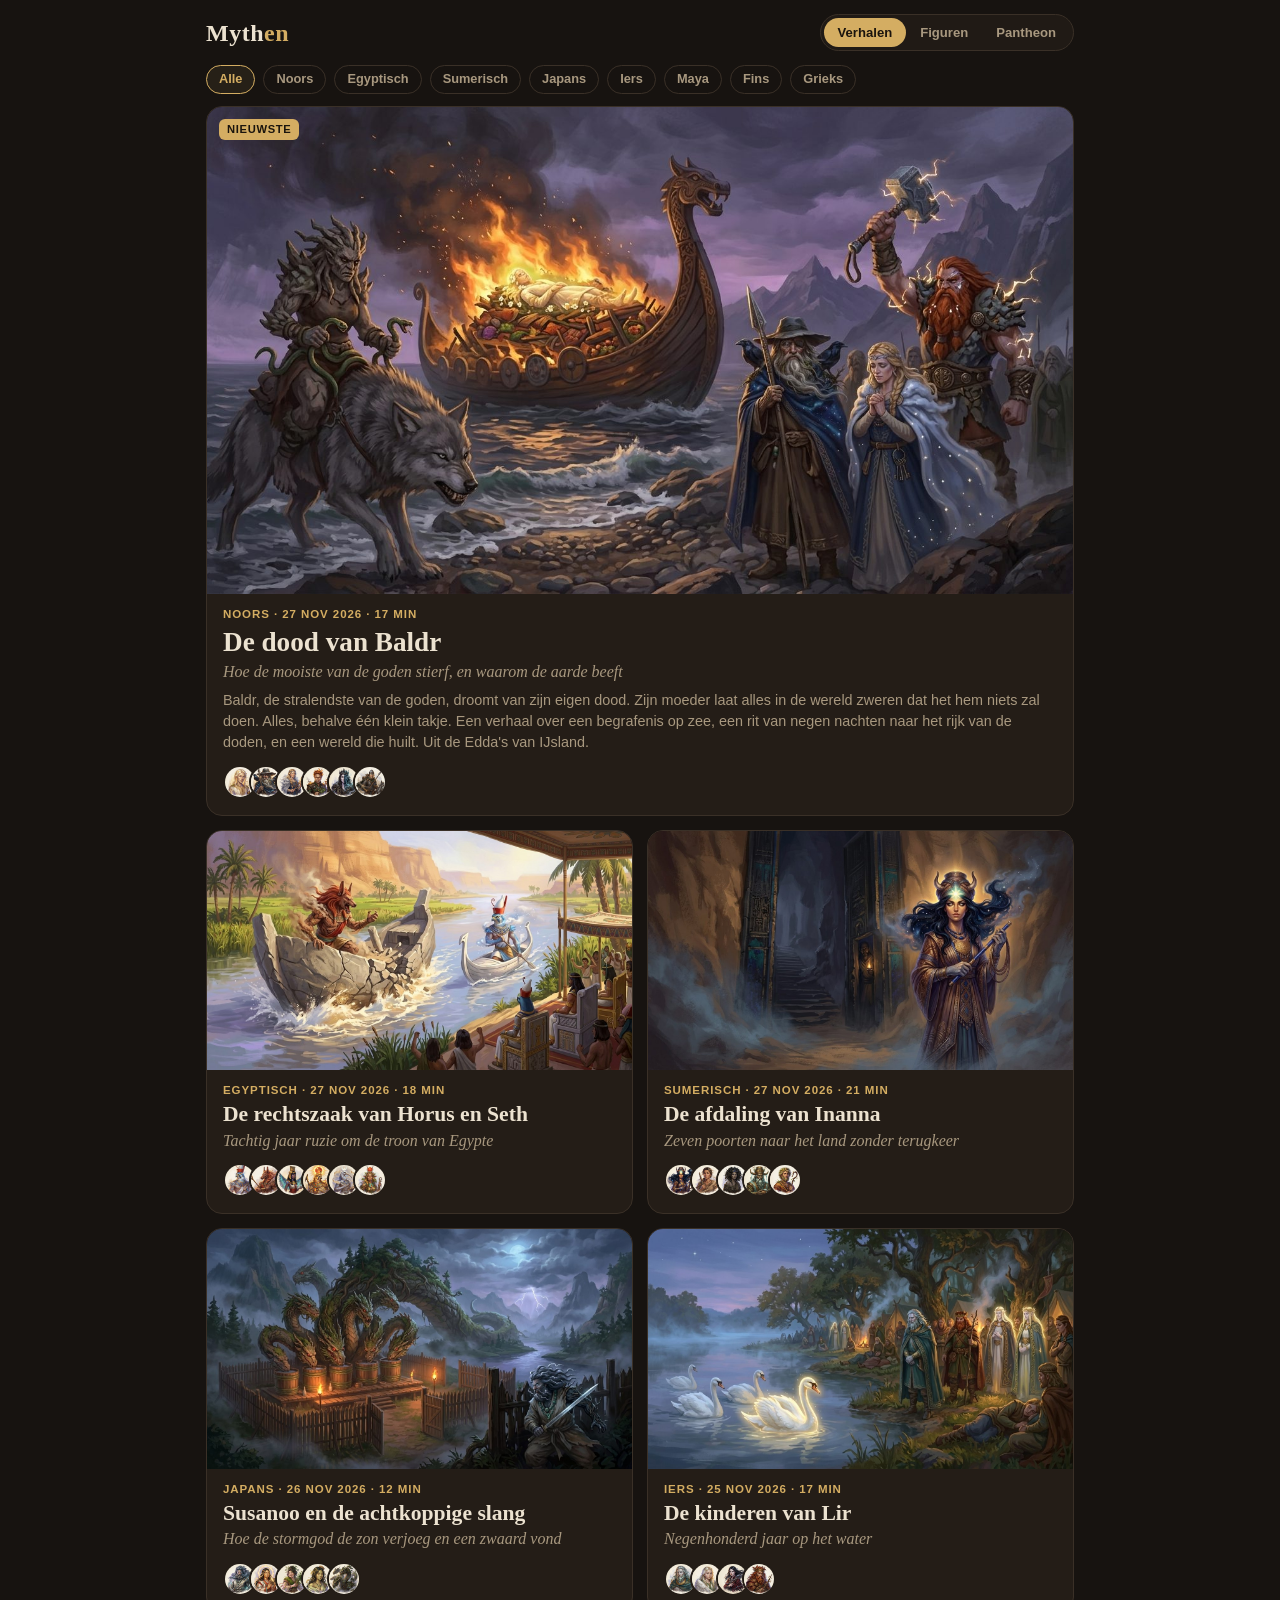
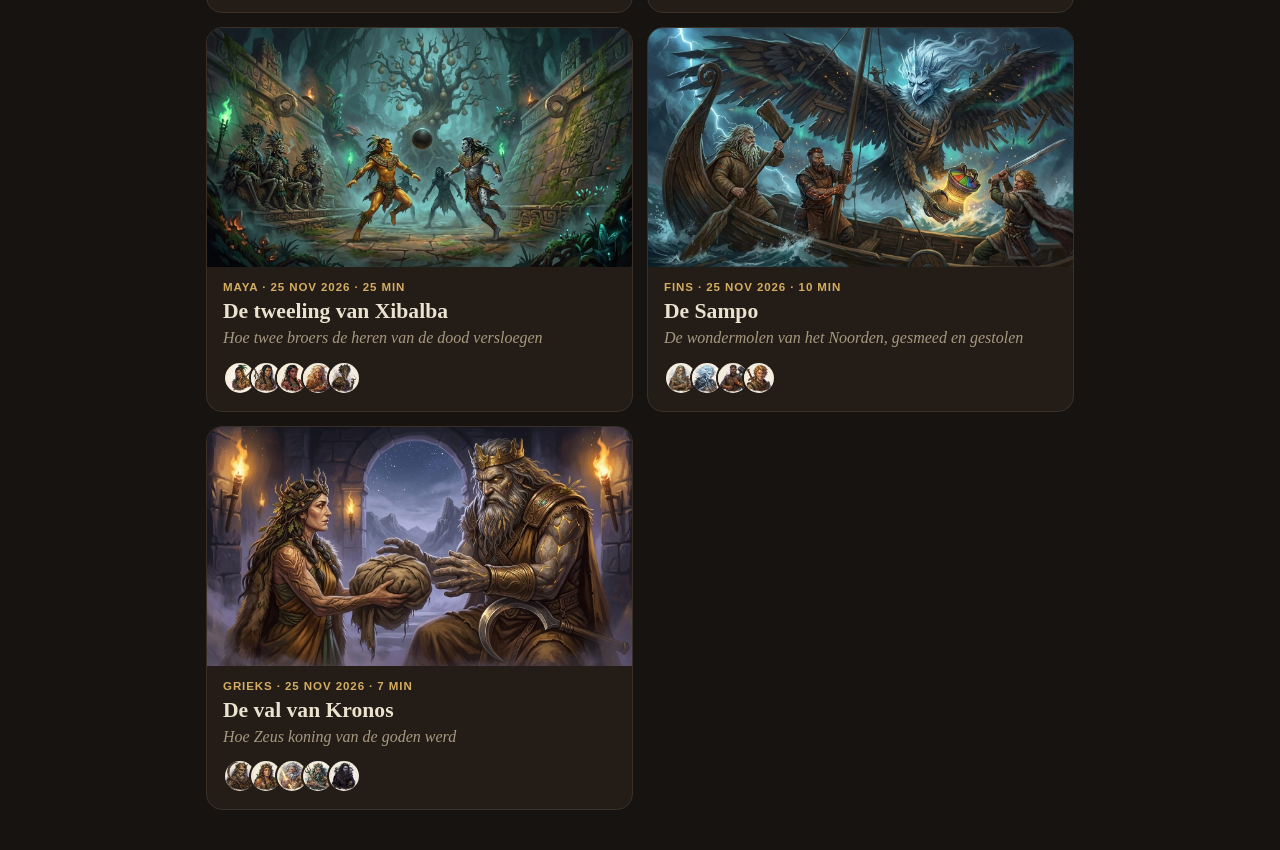
<file: index.html>
<!doctype html>
<html lang="nl">
<head>
  <meta charset="utf-8">
  <meta name="viewport" content="width=device-width, initial-scale=1, viewport-fit=cover">
  <title>Mythen</title>
  <meta name="description" content="Een groeiende verzameling mythologische verhalen, elke dag een nieuw verhaal.">
  <meta name="theme-color" content="#171310">
  <link rel="manifest" href="manifest.webmanifest">
  <link rel="apple-touch-icon" href="icons/icon-180.png">
  <meta name="apple-mobile-web-app-capable" content="yes">
  <meta name="apple-mobile-web-app-status-bar-style" content="black-translucent">
  <meta name="apple-mobile-web-app-title" content="Mythen">
  <link rel="stylesheet" href="styles.css?v=3">
</head>
<body>
  <header class="topbar">
    <h1 class="logo">Myth<span>en</span></h1>
    <div class="tabs" role="tablist" aria-label="Weergave">
      <button id="tabVerhalen" class="actief" role="tab" aria-selected="true">Verhalen</button>
      <button id="tabFiguren" role="tab" aria-selected="false">Figuren</button>
      <button id="tabPantheon" role="tab" aria-selected="false">Pantheon</button>
    </div>
  </header>

  <nav class="chips" id="chips" aria-label="Mythologie"></nav>

  <main>
    <section id="verhalen" aria-label="Verhalen"></section>
    <section id="figuren" class="verborgen" aria-label="Goden en figuren"></section>
    <section id="pantheon" class="verborgen" aria-label="Pantheons per mythologie"></section>
  </main>

  <div class="sheet-achter verborgen" id="sheetAchter"></div>
  <aside class="sheet verborgen" id="sheet" role="dialog" aria-modal="true" aria-label="Figuur">
    <button class="sluit" id="sluit" aria-label="Sluiten">×</button>
    <div id="sheetInhoud"></div>
  </aside>

  <script src="app.js?v=3"></script>
</body>
</html>
</file>
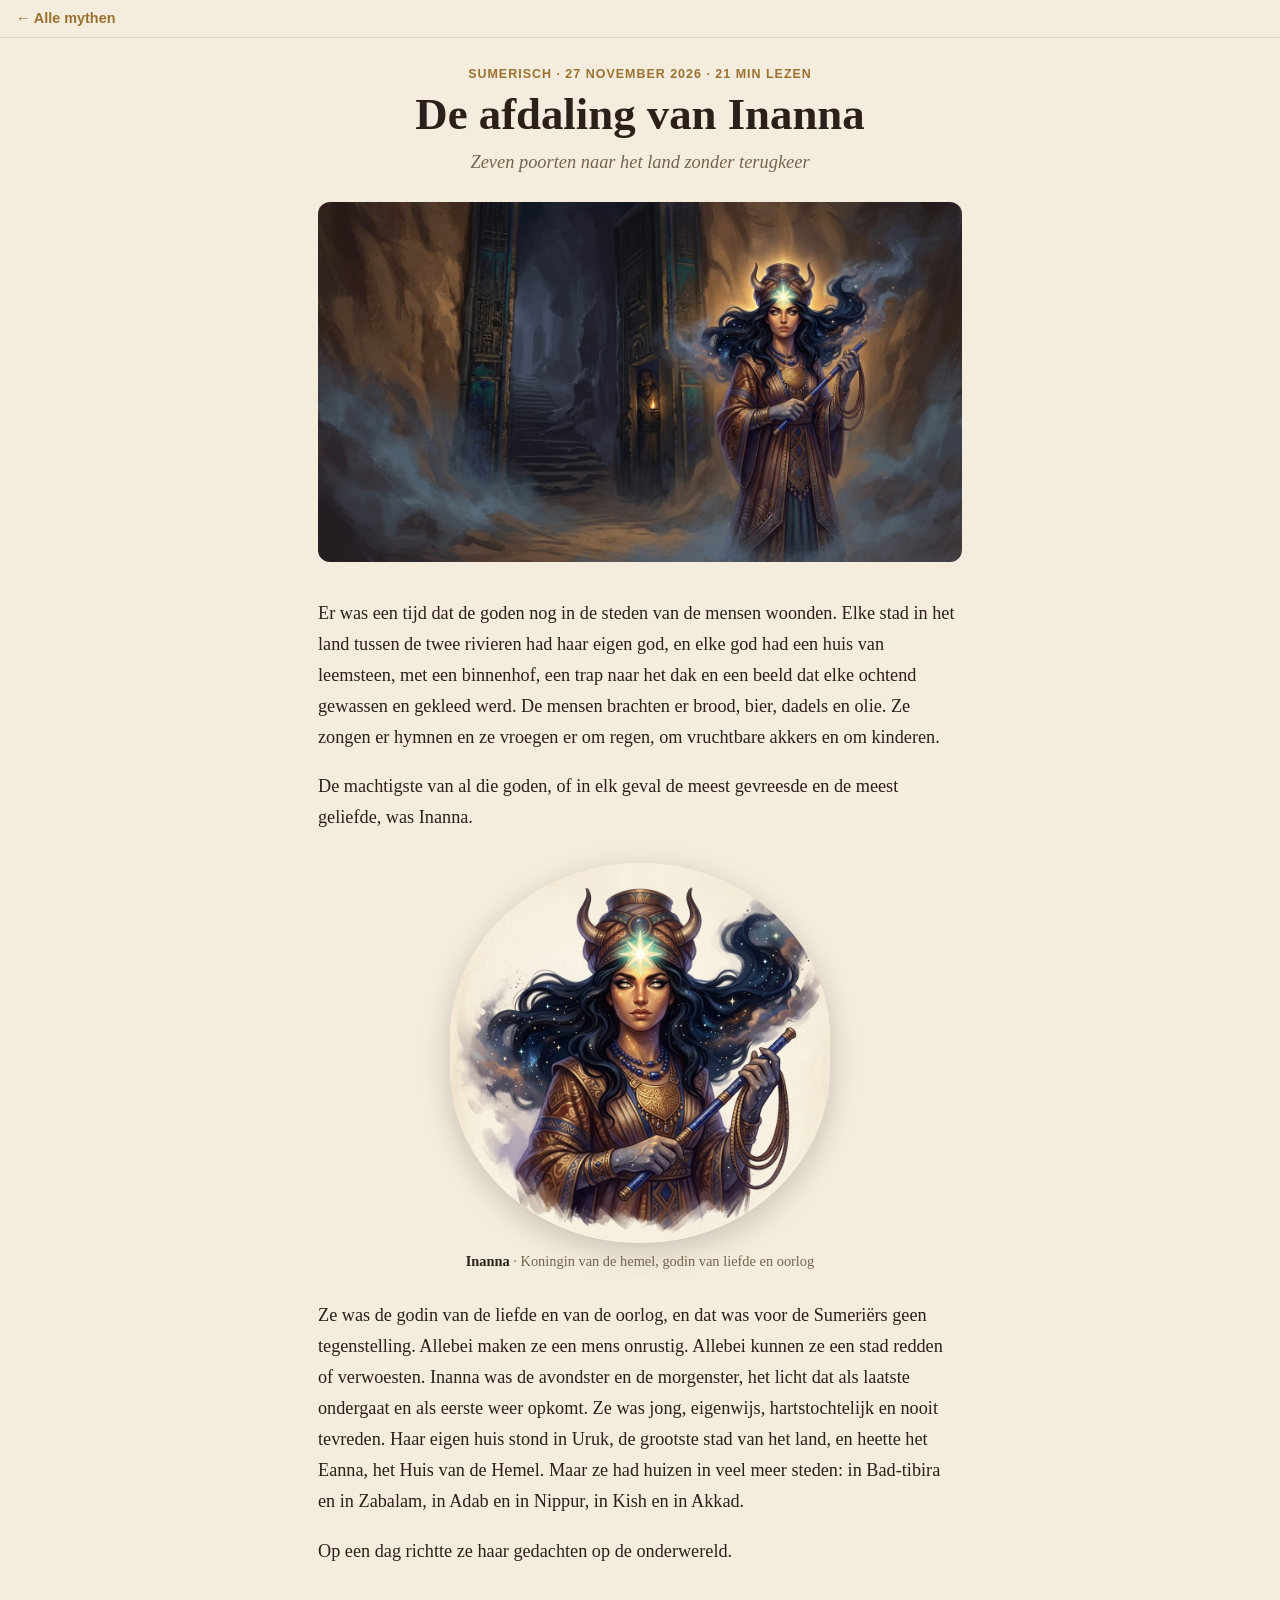
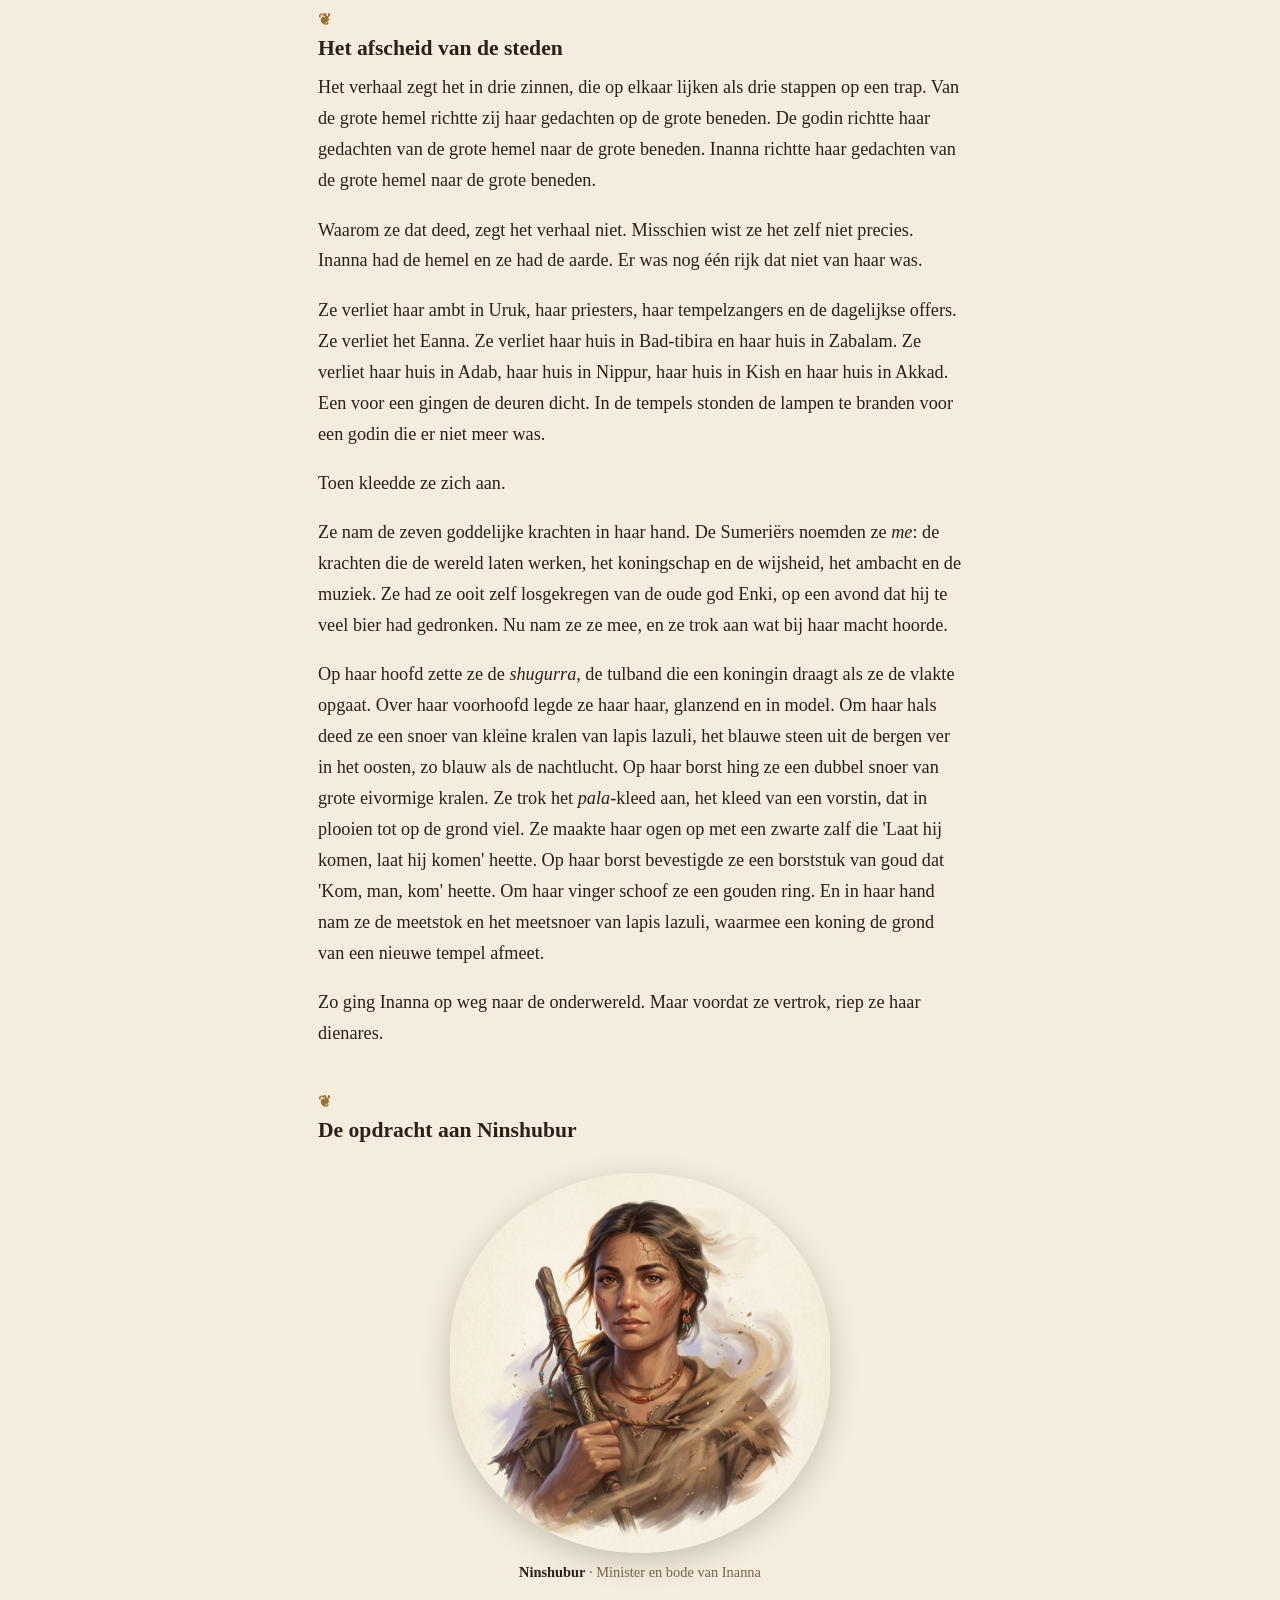
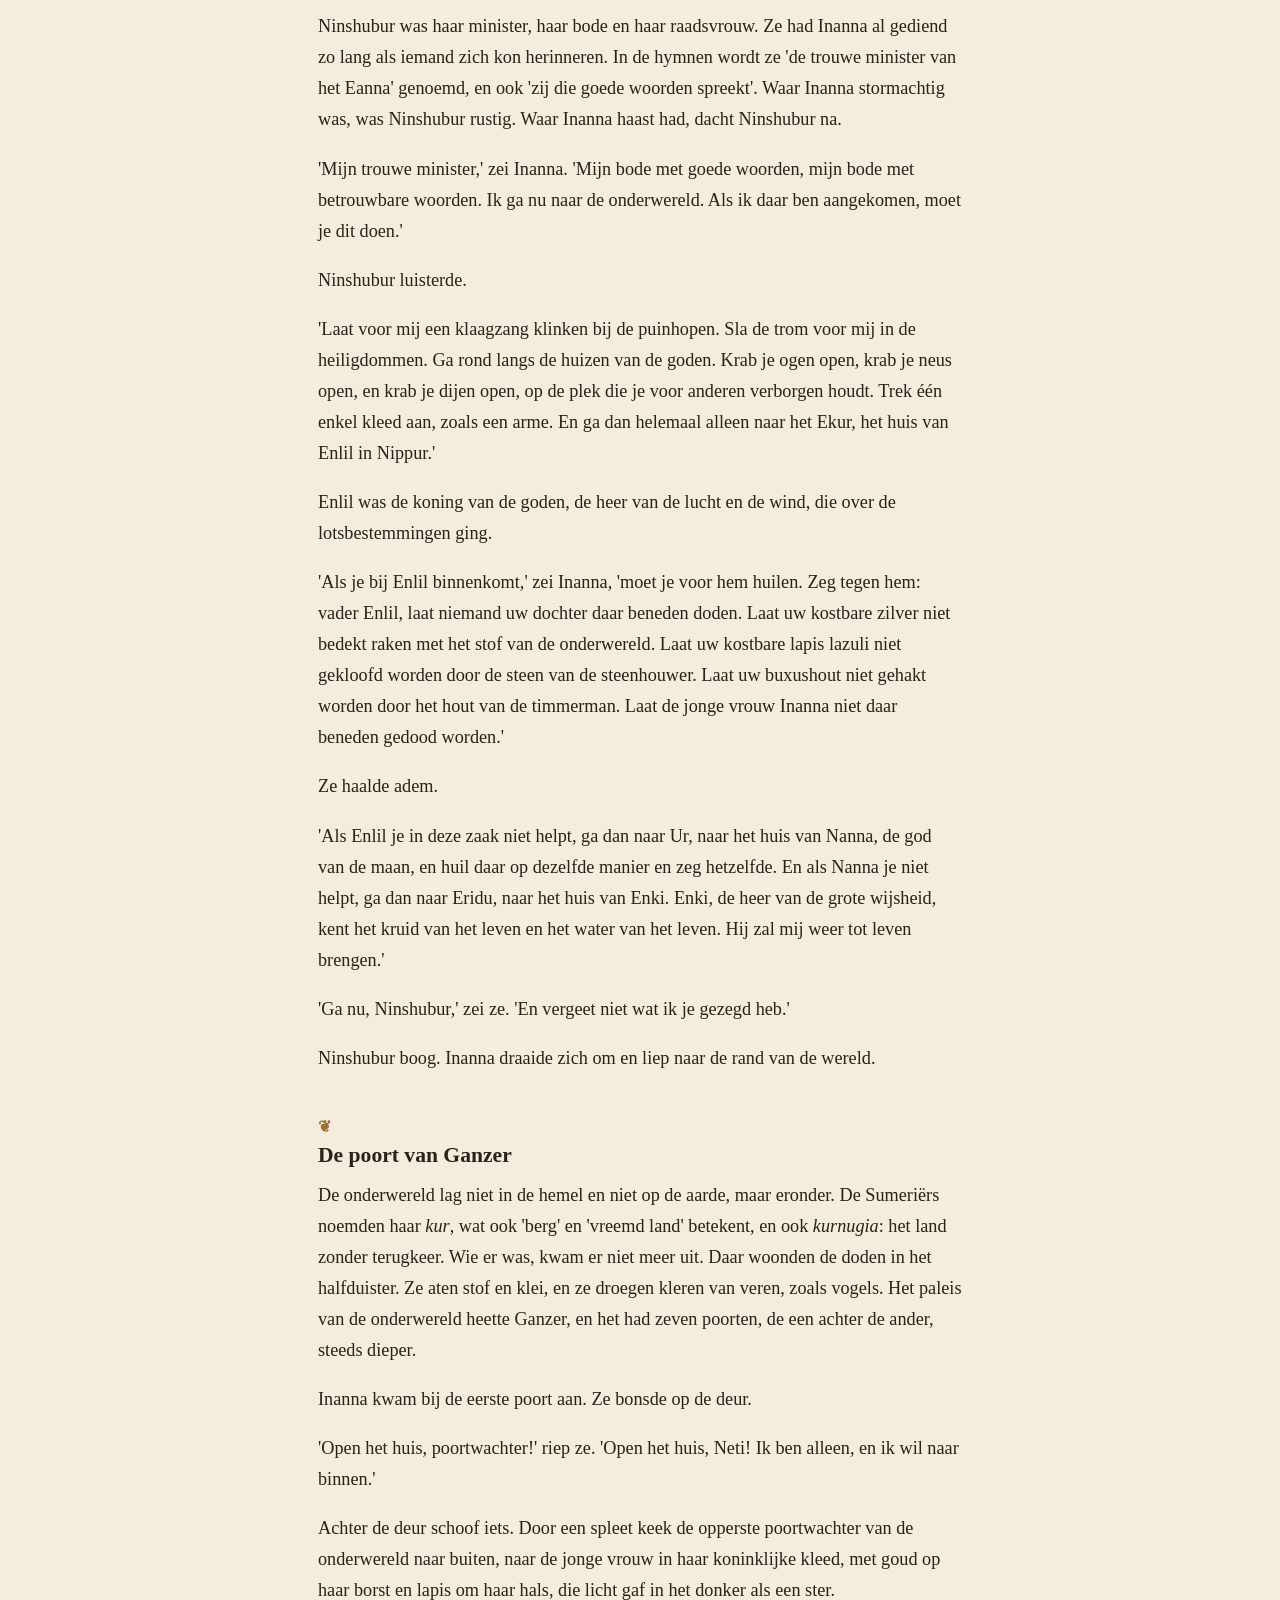
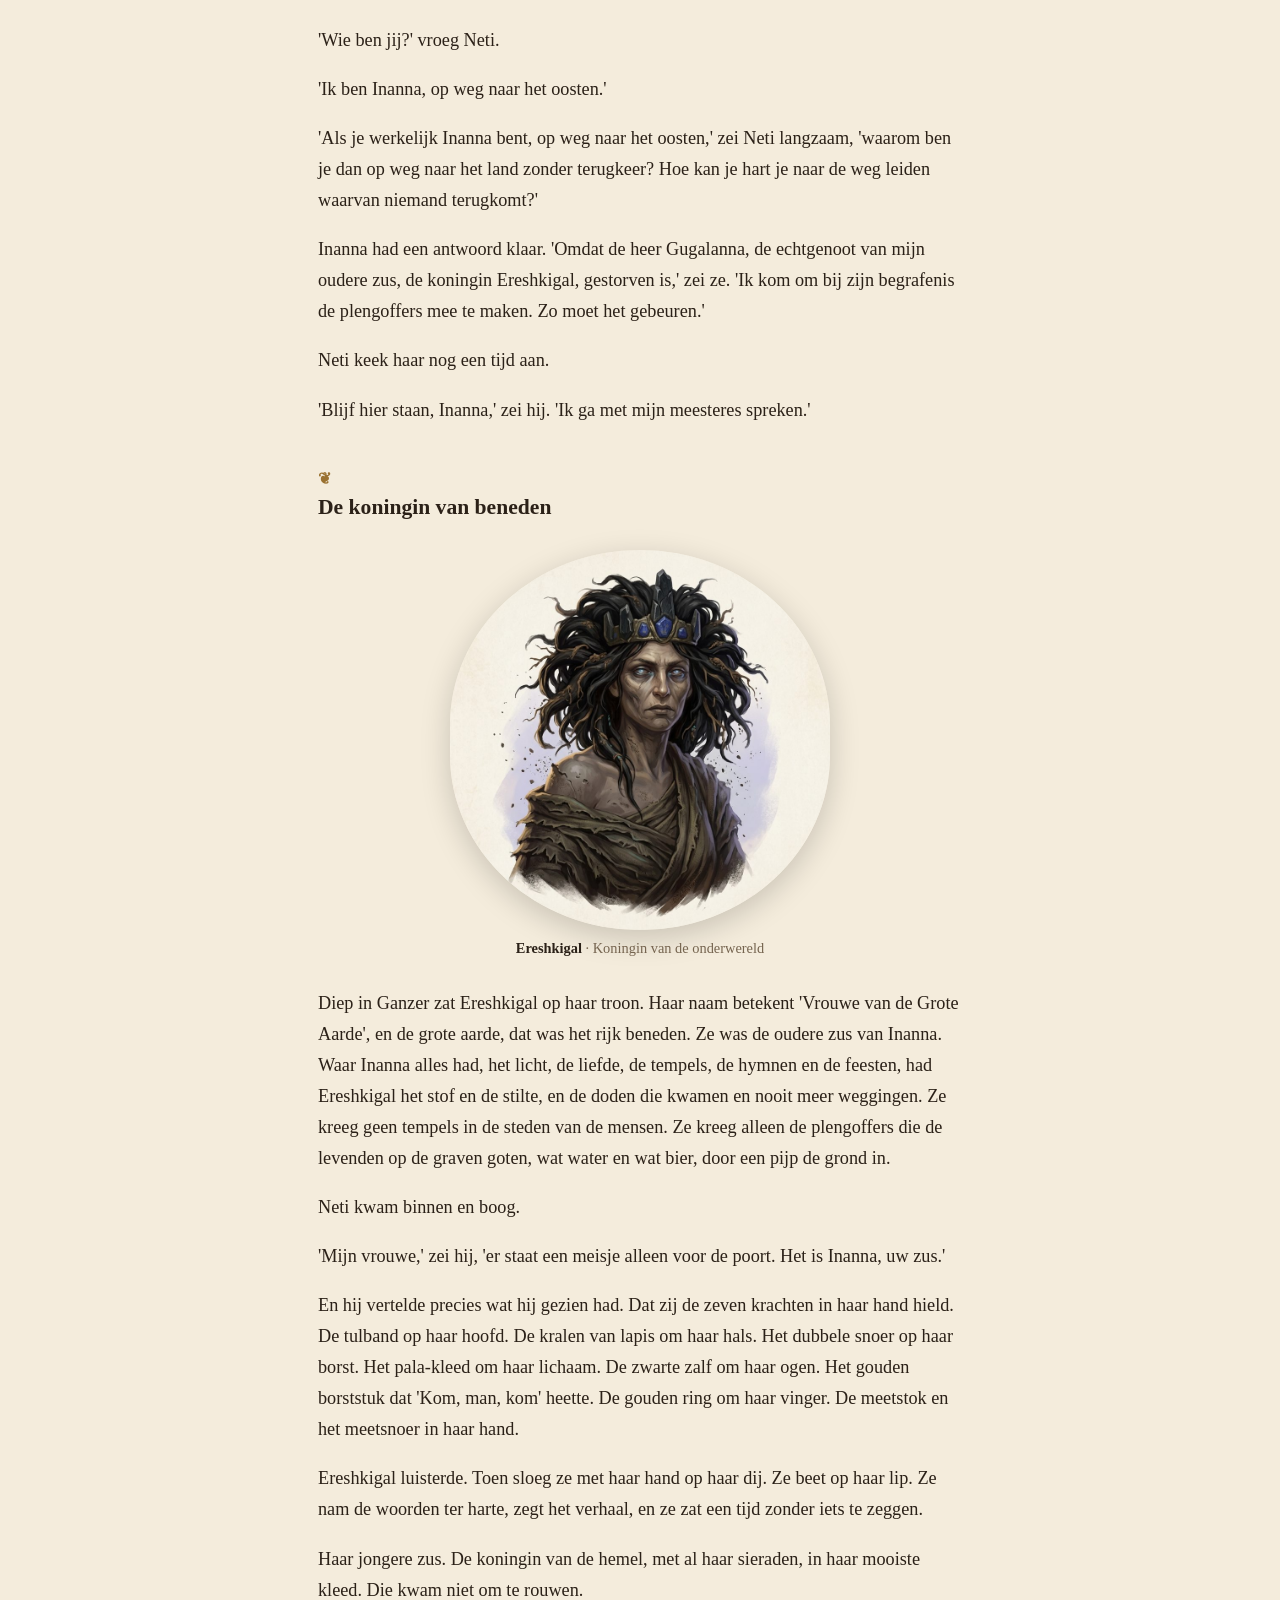
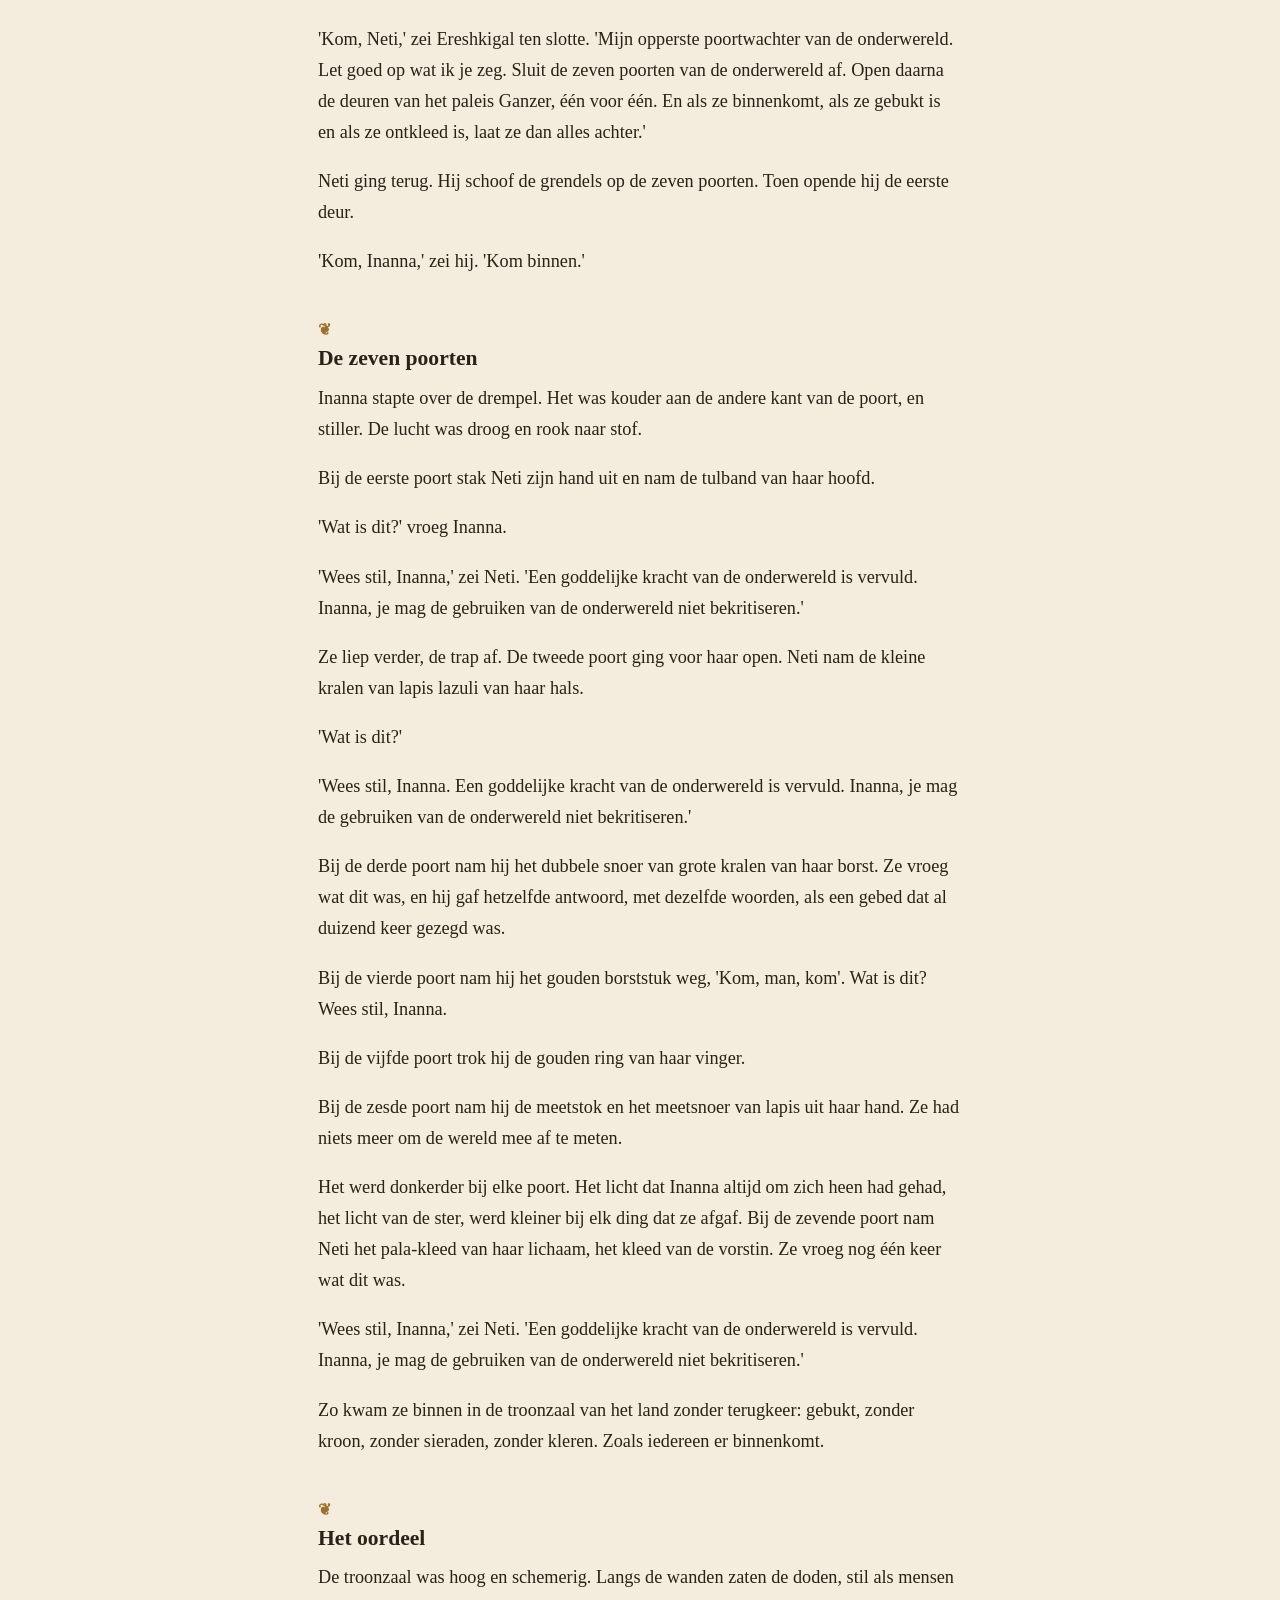
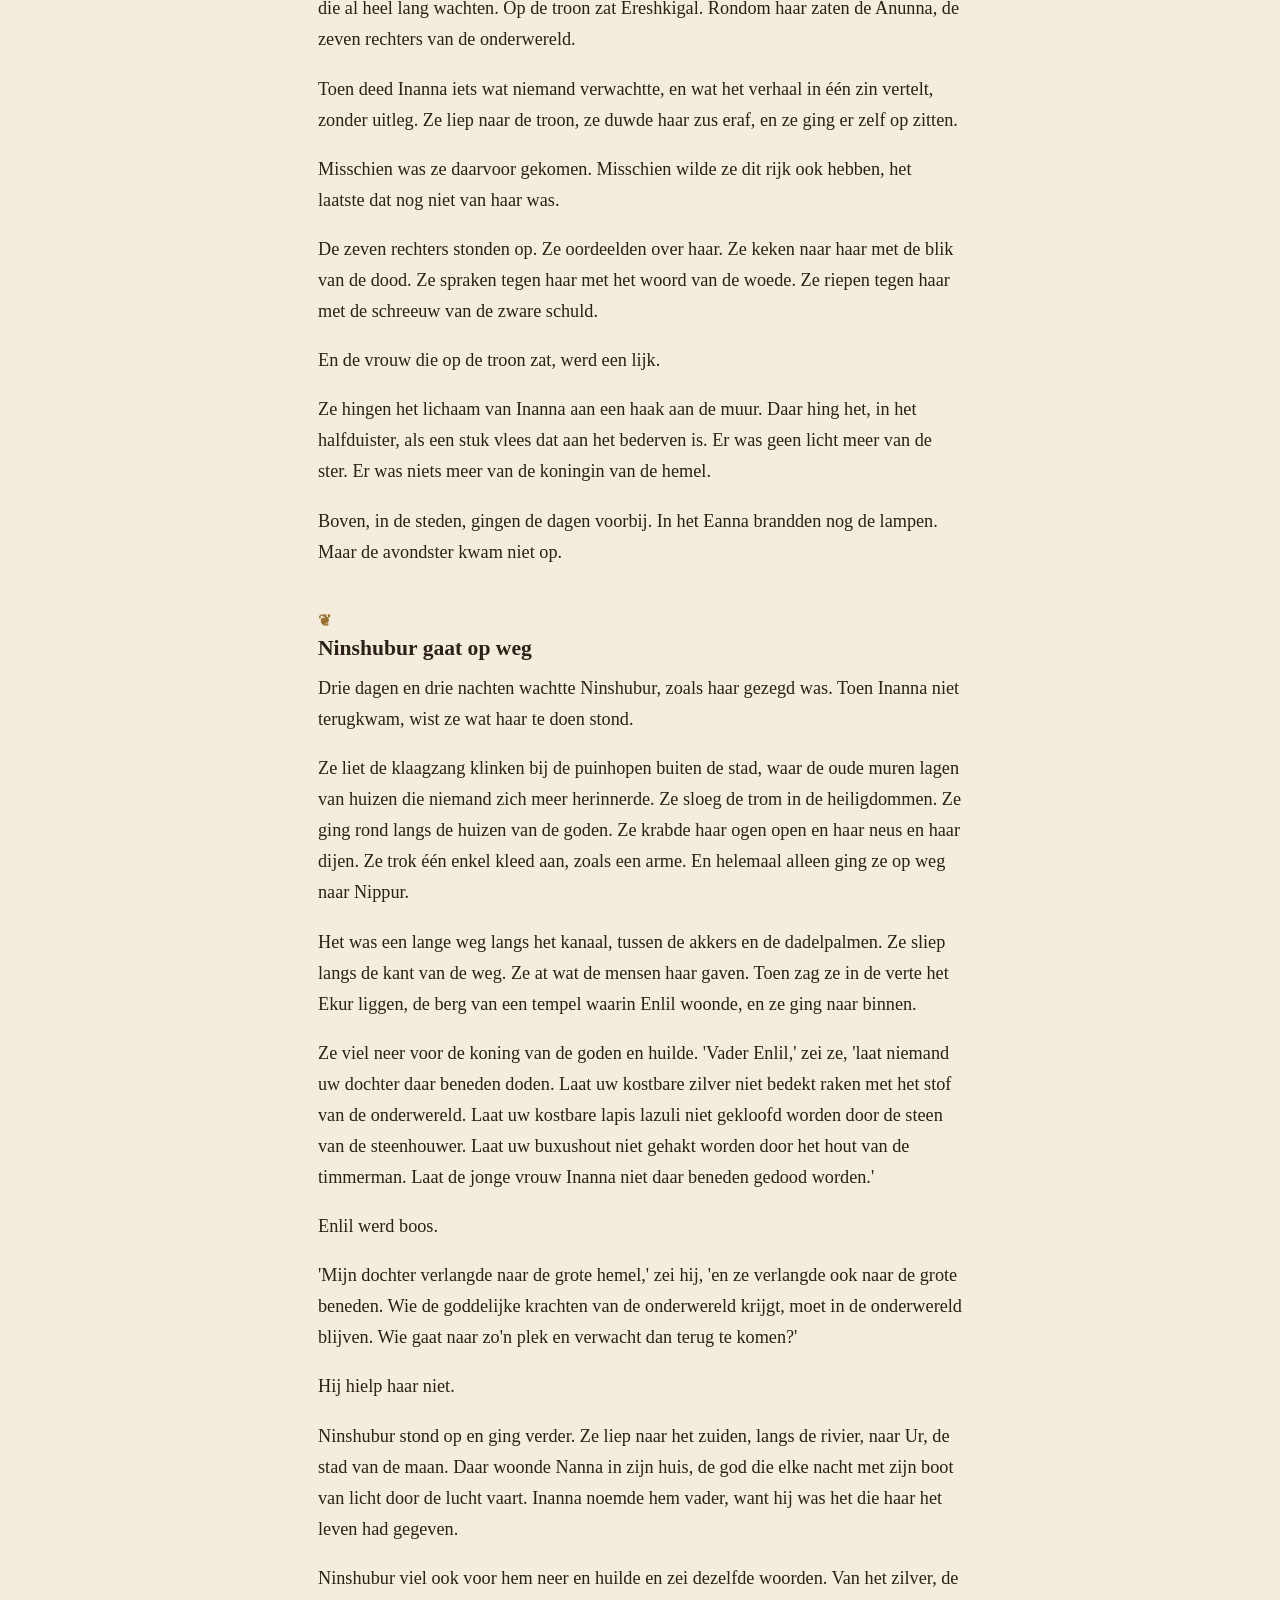
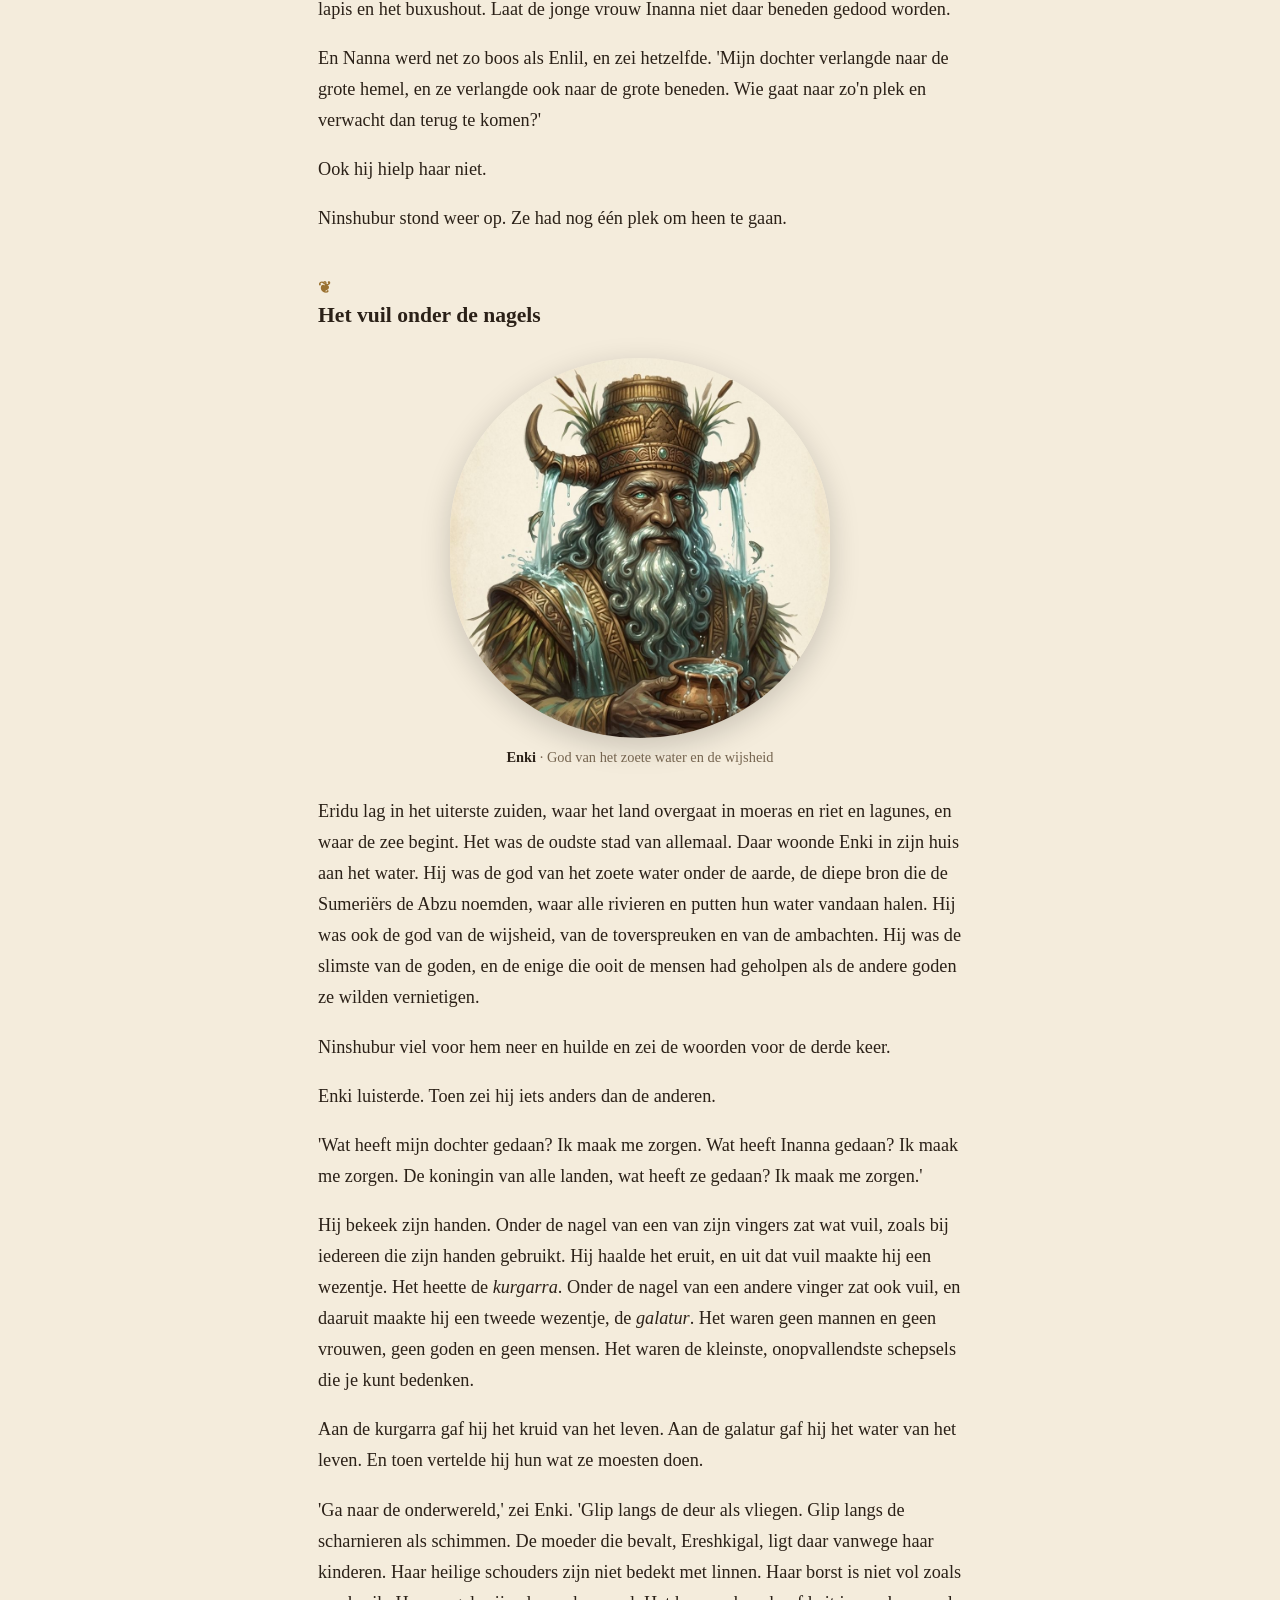
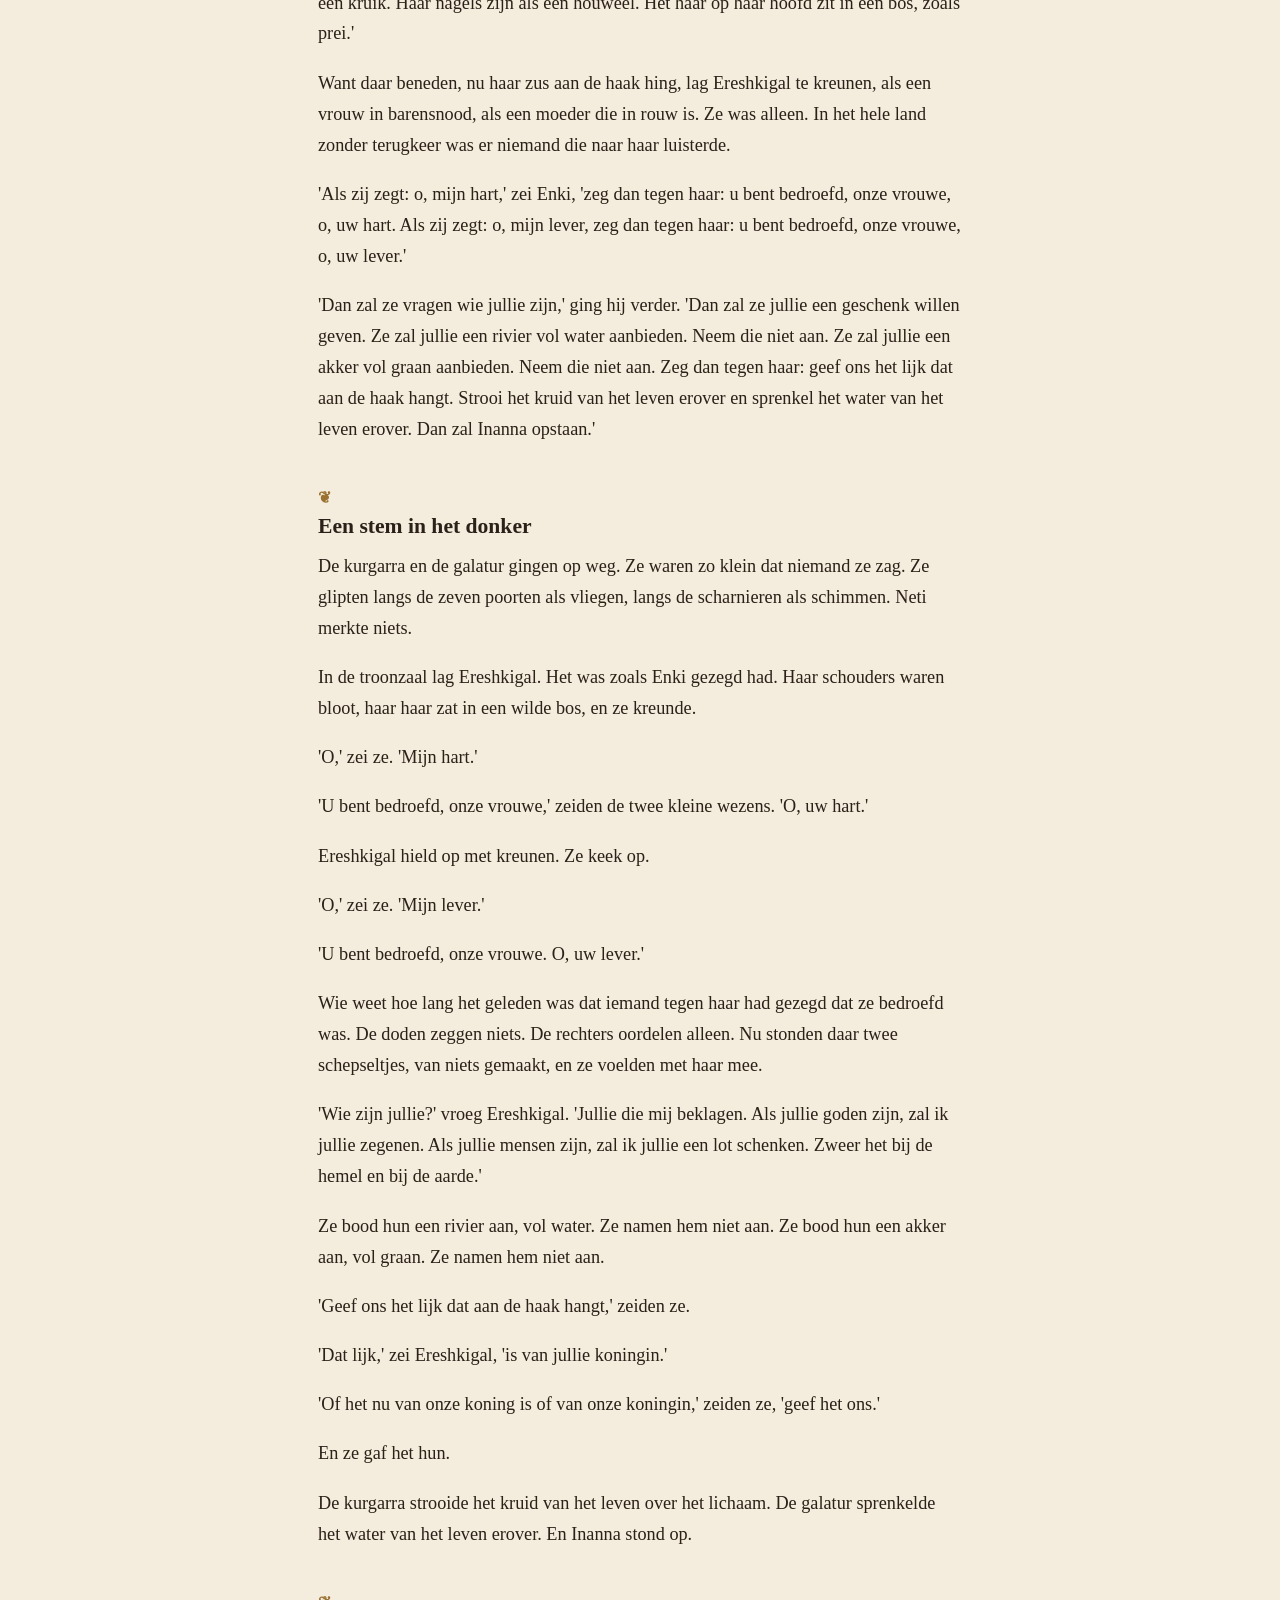
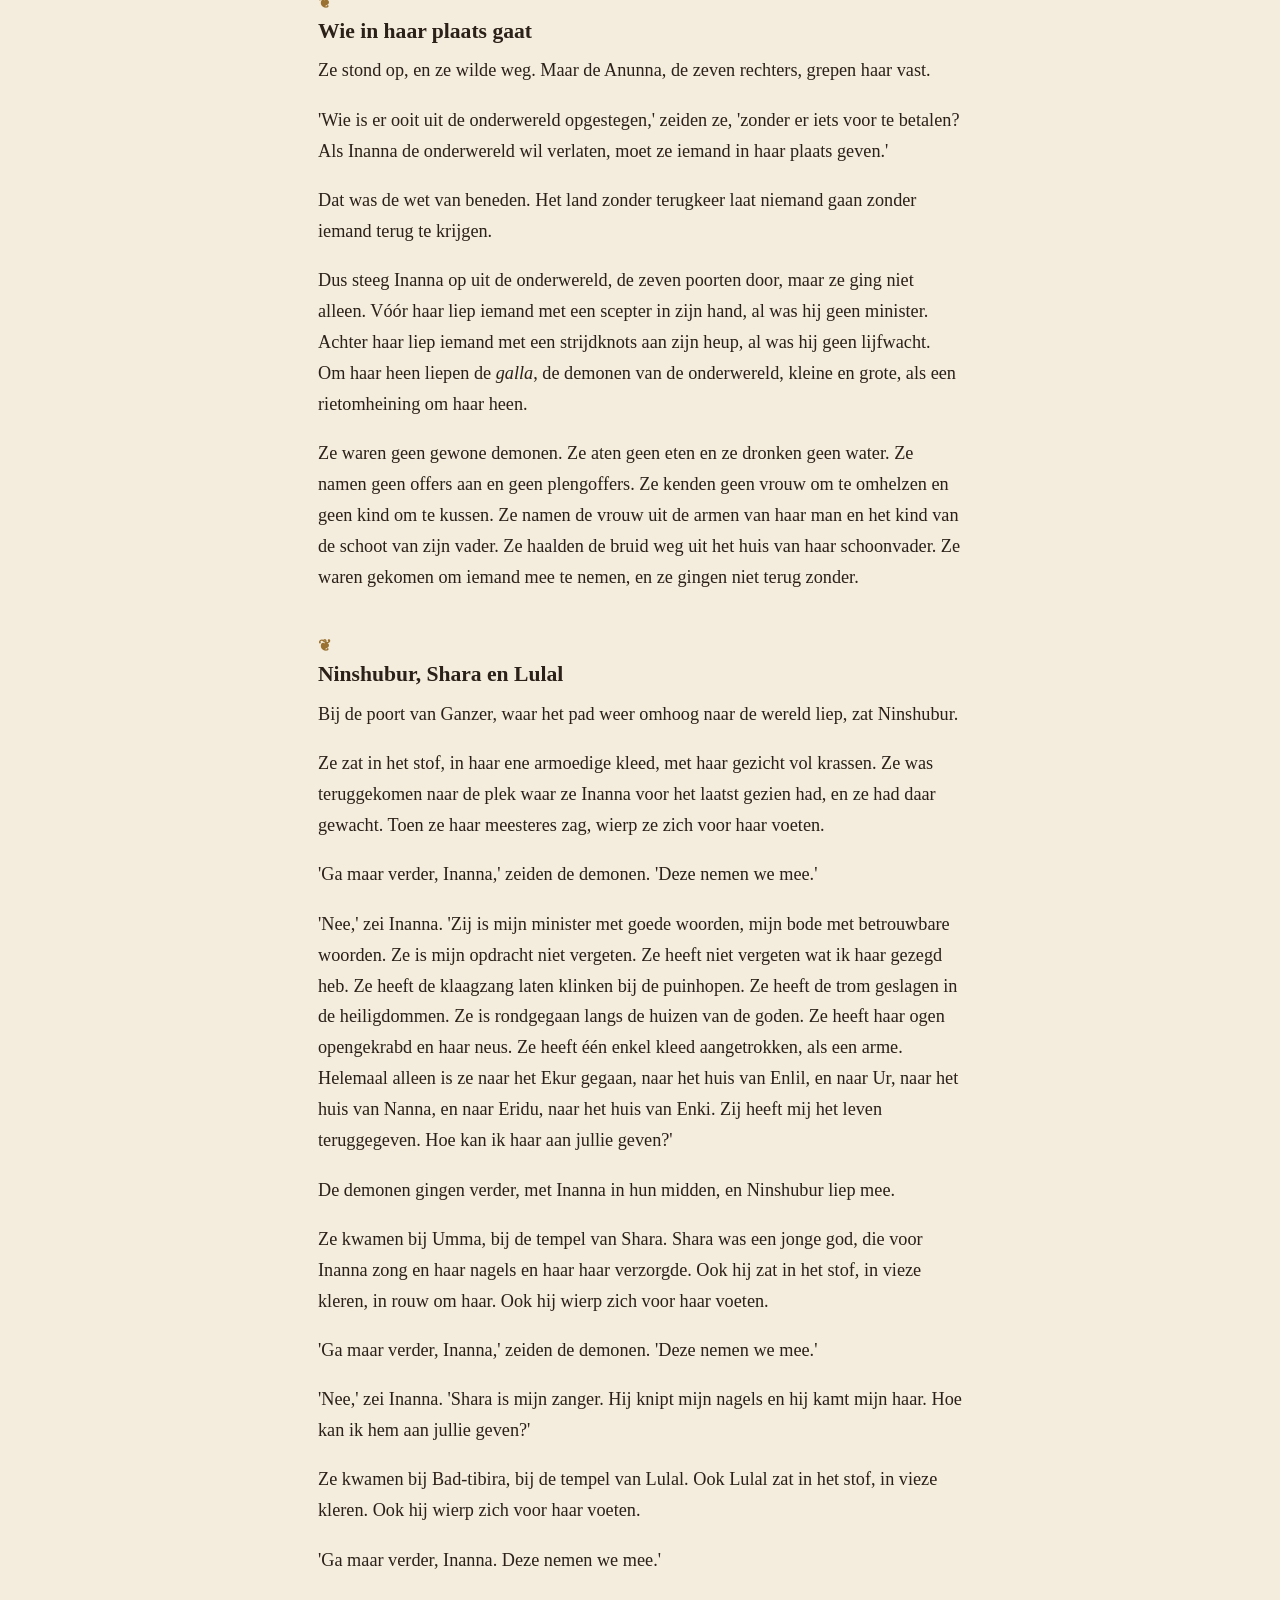
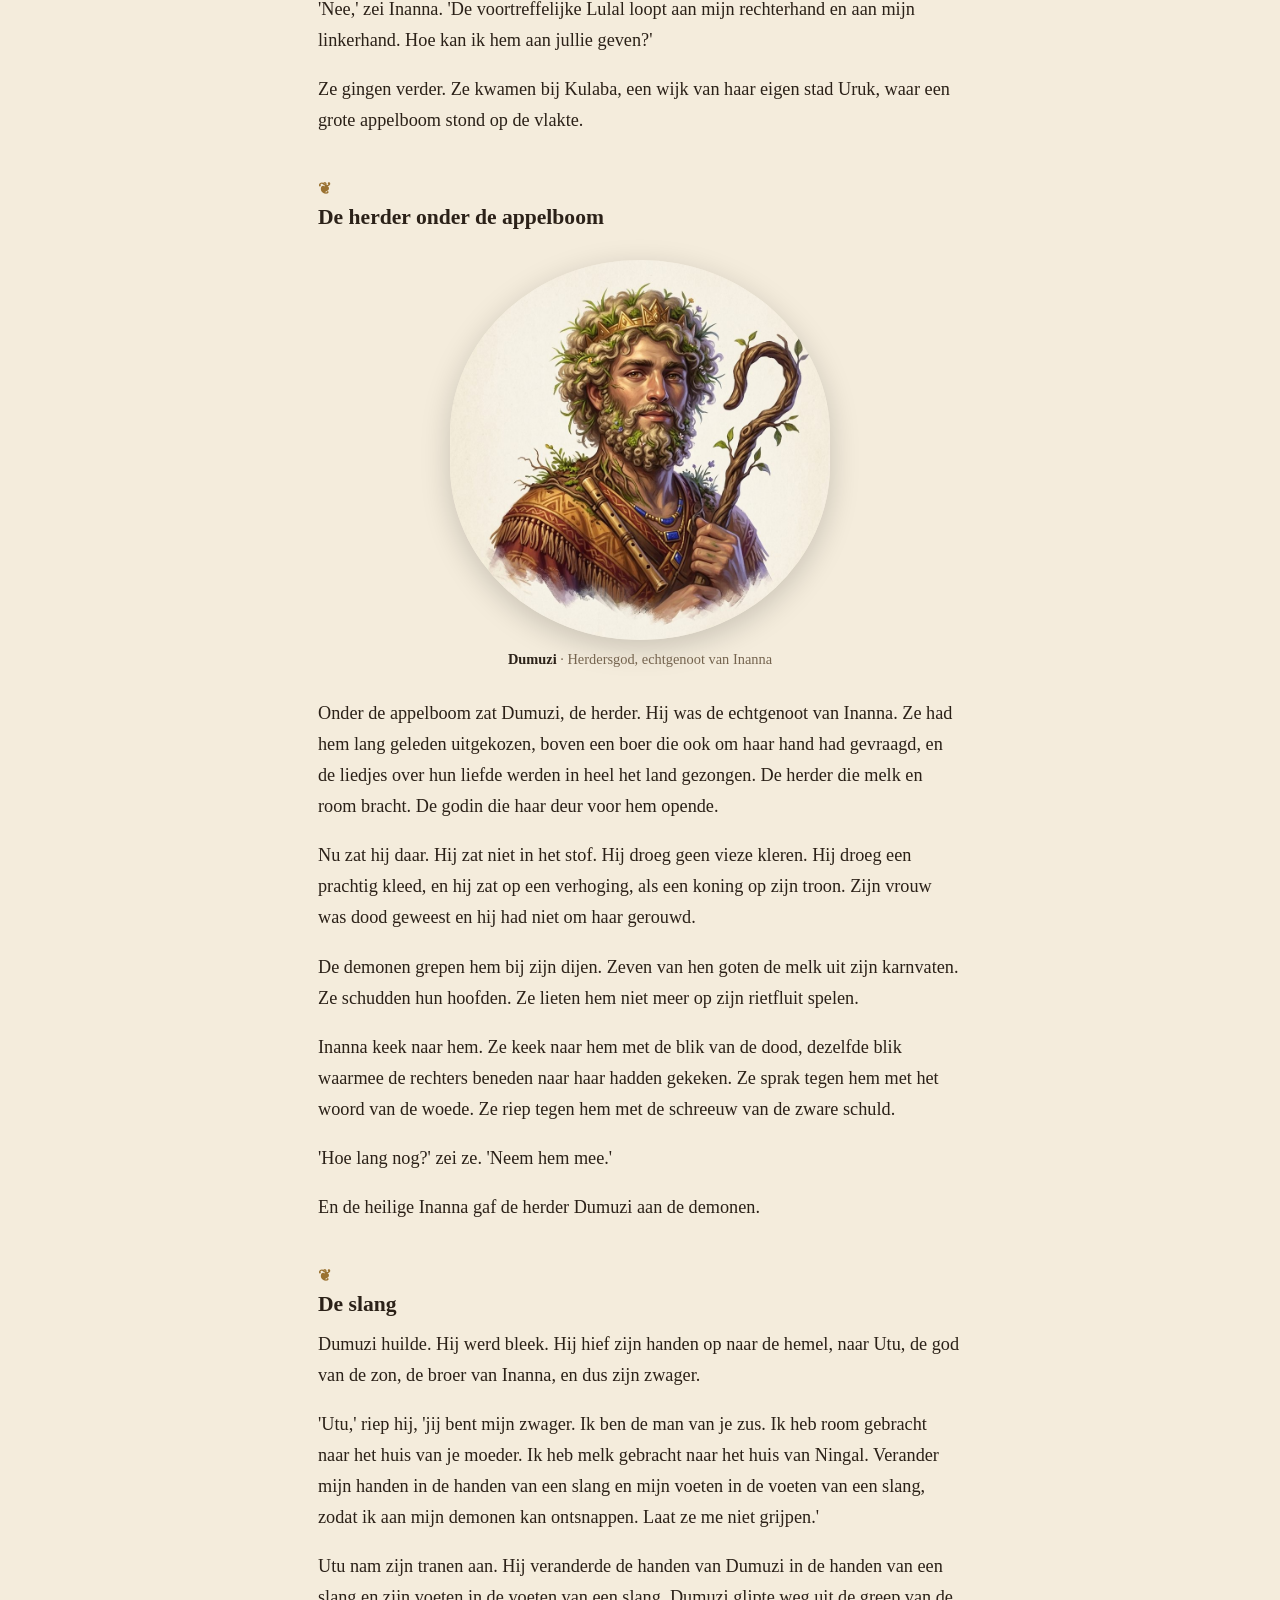
<file: verhalen/de-afdaling-van-inanna.html>
<!doctype html>
<html lang="nl">
<head>
<meta charset="utf-8">
<meta name="viewport" content="width=device-width, initial-scale=1">
<title>De afdaling van Inanna · Mythen</title>
<meta name="description" content="Inanna, koningin van de hemel, trekt haar mooiste sieraden aan en daalt af naar het rijk van haar zus, de koningin van de doden. Bij elk van de zeven poorten moet ze iets afgeven. Alleen haar trouwe dienares weet waar ze is. Een van de oudste verhalen die ooit zijn opgeschreven, van kleitabletten uit Mesopotamië.">
<meta name="author" content="Mythen">
<meta property="og:type" content="article">
<meta property="og:title" content="De afdaling van Inanna">
<meta property="og:description" content="Inanna, koningin van de hemel, trekt haar mooiste sieraden aan en daalt af naar het rijk van haar zus, de koningin van de doden. Bij elk van de zeven poorten moet ze iets afgeven. Alleen haar trouwe dienares weet waar ze is. Een van de oudste verhalen die ooit zijn opgeschreven, van kleitabletten uit Mesopotamië.">
<meta property="og:image" content="https://simonbaijens.github.io/mythen/beelden/scenes/de-afdaling-van-inanna.jpg">
<meta name="theme-color" content="#171310">
<link rel="stylesheet" href="../verhaal.css">
</head>
<body>
<nav class="terug"><a href="../">← Alle mythen</a></nav>
<article>
<header>
<p class="mythologie">Sumerisch · <time datetime="2026-11-27">27 november 2026</time> · 21 min lezen</p>
<h1>De afdaling van Inanna</h1>
<p class="ondertitel">Zeven poorten naar het land zonder terugkeer</p>
</header>
<figure class="scene"><img src="../beelden/scenes/de-afdaling-van-inanna.jpg" alt="De afdaling van Inanna" width="1400" height="788"></figure>
<p>Er was een tijd dat de goden nog in de steden van de mensen woonden. Elke stad in het land tussen de twee rivieren had haar eigen god, en elke god had een huis van leemsteen, met een binnenhof, een trap naar het dak en een beeld dat elke ochtend gewassen en gekleed werd. De mensen brachten er brood, bier, dadels en olie. Ze zongen er hymnen en ze vroegen er om regen, om vruchtbare akkers en om kinderen.</p>
<p>De machtigste van al die goden, of in elk geval de meest gevreesde en de meest geliefde, was Inanna.</p>
<figure class="figuur" id="figuur-inanna"><img src="../beelden/figuren/inanna.jpg" alt="Inanna" width="900" height="900" loading="lazy"><figcaption><strong>Inanna</strong> · Koningin van de hemel, godin van liefde en oorlog</figcaption></figure>
<p>Ze was de godin van de liefde en van de oorlog, en dat was voor de Sumeriërs geen tegenstelling. Allebei maken ze een mens onrustig. Allebei kunnen ze een stad redden of verwoesten. Inanna was de avondster en de morgenster, het licht dat als laatste ondergaat en als eerste weer opkomt. Ze was jong, eigenwijs, hartstochtelijk en nooit tevreden. Haar eigen huis stond in Uruk, de grootste stad van het land, en heette het Eanna, het Huis van de Hemel. Maar ze had huizen in veel meer steden: in Bad-tibira en in Zabalam, in Adab en in Nippur, in Kish en in Akkad.</p>
<p>Op een dag richtte ze haar gedachten op de onderwereld.</p>
<h2>Het afscheid van de steden</h2>
<p>Het verhaal zegt het in drie zinnen, die op elkaar lijken als drie stappen op een trap. Van de grote hemel richtte zij haar gedachten op de grote beneden. De godin richtte haar gedachten van de grote hemel naar de grote beneden. Inanna richtte haar gedachten van de grote hemel naar de grote beneden.</p>
<p>Waarom ze dat deed, zegt het verhaal niet. Misschien wist ze het zelf niet precies. Inanna had de hemel en ze had de aarde. Er was nog één rijk dat niet van haar was.</p>
<p>Ze verliet haar ambt in Uruk, haar priesters, haar tempelzangers en de dagelijkse offers. Ze verliet het Eanna. Ze verliet haar huis in Bad-tibira en haar huis in Zabalam. Ze verliet haar huis in Adab, haar huis in Nippur, haar huis in Kish en haar huis in Akkad. Een voor een gingen de deuren dicht. In de tempels stonden de lampen te branden voor een godin die er niet meer was.</p>
<p>Toen kleedde ze zich aan.</p>
<p>Ze nam de zeven goddelijke krachten in haar hand. De Sumeriërs noemden ze <em>me</em>: de krachten die de wereld laten werken, het koningschap en de wijsheid, het ambacht en de muziek. Ze had ze ooit zelf losgekregen van de oude god Enki, op een avond dat hij te veel bier had gedronken. Nu nam ze ze mee, en ze trok aan wat bij haar macht hoorde.</p>
<p>Op haar hoofd zette ze de <em>shugurra</em>, de tulband die een koningin draagt als ze de vlakte opgaat. Over haar voorhoofd legde ze haar haar, glanzend en in model. Om haar hals deed ze een snoer van kleine kralen van lapis lazuli, het blauwe steen uit de bergen ver in het oosten, zo blauw als de nachtlucht. Op haar borst hing ze een dubbel snoer van grote eivormige kralen. Ze trok het <em>pala</em>-kleed aan, het kleed van een vorstin, dat in plooien tot op de grond viel. Ze maakte haar ogen op met een zwarte zalf die 'Laat hij komen, laat hij komen' heette. Op haar borst bevestigde ze een borststuk van goud dat 'Kom, man, kom' heette. Om haar vinger schoof ze een gouden ring. En in haar hand nam ze de meetstok en het meetsnoer van lapis lazuli, waarmee een koning de grond van een nieuwe tempel afmeet.</p>
<p>Zo ging Inanna op weg naar de onderwereld. Maar voordat ze vertrok, riep ze haar dienares.</p>
<h2>De opdracht aan Ninshubur</h2>
<figure class="figuur" id="figuur-ninshubur"><img src="../beelden/figuren/ninshubur.jpg" alt="Ninshubur" width="900" height="900" loading="lazy"><figcaption><strong>Ninshubur</strong> · Minister en bode van Inanna</figcaption></figure>
<p>Ninshubur was haar minister, haar bode en haar raadsvrouw. Ze had Inanna al gediend zo lang als iemand zich kon herinneren. In de hymnen wordt ze 'de trouwe minister van het Eanna' genoemd, en ook 'zij die goede woorden spreekt'. Waar Inanna stormachtig was, was Ninshubur rustig. Waar Inanna haast had, dacht Ninshubur na.</p>
<p>'Mijn trouwe minister,' zei Inanna. 'Mijn bode met goede woorden, mijn bode met betrouwbare woorden. Ik ga nu naar de onderwereld. Als ik daar ben aangekomen, moet je dit doen.'</p>
<p>Ninshubur luisterde.</p>
<p>'Laat voor mij een klaagzang klinken bij de puinhopen. Sla de trom voor mij in de heiligdommen. Ga rond langs de huizen van de goden. Krab je ogen open, krab je neus open, en krab je dijen open, op de plek die je voor anderen verborgen houdt. Trek één enkel kleed aan, zoals een arme. En ga dan helemaal alleen naar het Ekur, het huis van Enlil in Nippur.'</p>
<p>Enlil was de koning van de goden, de heer van de lucht en de wind, die over de lotsbestemmingen ging.</p>
<p>'Als je bij Enlil binnenkomt,' zei Inanna, 'moet je voor hem huilen. Zeg tegen hem: vader Enlil, laat niemand uw dochter daar beneden doden. Laat uw kostbare zilver niet bedekt raken met het stof van de onderwereld. Laat uw kostbare lapis lazuli niet gekloofd worden door de steen van de steenhouwer. Laat uw buxushout niet gehakt worden door het hout van de timmerman. Laat de jonge vrouw Inanna niet daar beneden gedood worden.'</p>
<p>Ze haalde adem.</p>
<p>'Als Enlil je in deze zaak niet helpt, ga dan naar Ur, naar het huis van Nanna, de god van de maan, en huil daar op dezelfde manier en zeg hetzelfde. En als Nanna je niet helpt, ga dan naar Eridu, naar het huis van Enki. Enki, de heer van de grote wijsheid, kent het kruid van het leven en het water van het leven. Hij zal mij weer tot leven brengen.'</p>
<p>'Ga nu, Ninshubur,' zei ze. 'En vergeet niet wat ik je gezegd heb.'</p>
<p>Ninshubur boog. Inanna draaide zich om en liep naar de rand van de wereld.</p>
<h2>De poort van Ganzer</h2>
<p>De onderwereld lag niet in de hemel en niet op de aarde, maar eronder. De Sumeriërs noemden haar <em>kur</em>, wat ook 'berg' en 'vreemd land' betekent, en ook <em>kurnugia</em>: het land zonder terugkeer. Wie er was, kwam er niet meer uit. Daar woonden de doden in het halfduister. Ze aten stof en klei, en ze droegen kleren van veren, zoals vogels. Het paleis van de onderwereld heette Ganzer, en het had zeven poorten, de een achter de ander, steeds dieper.</p>
<p>Inanna kwam bij de eerste poort aan. Ze bonsde op de deur.</p>
<p>'Open het huis, poortwachter!' riep ze. 'Open het huis, Neti! Ik ben alleen, en ik wil naar binnen.'</p>
<p>Achter de deur schoof iets. Door een spleet keek de opperste poortwachter van de onderwereld naar buiten, naar de jonge vrouw in haar koninklijke kleed, met goud op haar borst en lapis om haar hals, die licht gaf in het donker als een ster.</p>
<p>'Wie ben jij?' vroeg Neti.</p>
<p>'Ik ben Inanna, op weg naar het oosten.'</p>
<p>'Als je werkelijk Inanna bent, op weg naar het oosten,' zei Neti langzaam, 'waarom ben je dan op weg naar het land zonder terugkeer? Hoe kan je hart je naar de weg leiden waarvan niemand terugkomt?'</p>
<p>Inanna had een antwoord klaar. 'Omdat de heer Gugalanna, de echtgenoot van mijn oudere zus, de koningin Ereshkigal, gestorven is,' zei ze. 'Ik kom om bij zijn begrafenis de plengoffers mee te maken. Zo moet het gebeuren.'</p>
<p>Neti keek haar nog een tijd aan.</p>
<p>'Blijf hier staan, Inanna,' zei hij. 'Ik ga met mijn meesteres spreken.'</p>
<h2>De koningin van beneden</h2>
<figure class="figuur" id="figuur-ereshkigal"><img src="../beelden/figuren/ereshkigal.jpg" alt="Ereshkigal" width="900" height="900" loading="lazy"><figcaption><strong>Ereshkigal</strong> · Koningin van de onderwereld</figcaption></figure>
<p>Diep in Ganzer zat Ereshkigal op haar troon. Haar naam betekent 'Vrouwe van de Grote Aarde', en de grote aarde, dat was het rijk beneden. Ze was de oudere zus van Inanna. Waar Inanna alles had, het licht, de liefde, de tempels, de hymnen en de feesten, had Ereshkigal het stof en de stilte, en de doden die kwamen en nooit meer weggingen. Ze kreeg geen tempels in de steden van de mensen. Ze kreeg alleen de plengoffers die de levenden op de graven goten, wat water en wat bier, door een pijp de grond in.</p>
<p>Neti kwam binnen en boog.</p>
<p>'Mijn vrouwe,' zei hij, 'er staat een meisje alleen voor de poort. Het is Inanna, uw zus.'</p>
<p>En hij vertelde precies wat hij gezien had. Dat zij de zeven krachten in haar hand hield. De tulband op haar hoofd. De kralen van lapis om haar hals. Het dubbele snoer op haar borst. Het pala-kleed om haar lichaam. De zwarte zalf om haar ogen. Het gouden borststuk dat 'Kom, man, kom' heette. De gouden ring om haar vinger. De meetstok en het meetsnoer in haar hand.</p>
<p>Ereshkigal luisterde. Toen sloeg ze met haar hand op haar dij. Ze beet op haar lip. Ze nam de woorden ter harte, zegt het verhaal, en ze zat een tijd zonder iets te zeggen.</p>
<p>Haar jongere zus. De koningin van de hemel, met al haar sieraden, in haar mooiste kleed. Die kwam niet om te rouwen.</p>
<p>'Kom, Neti,' zei Ereshkigal ten slotte. 'Mijn opperste poortwachter van de onderwereld. Let goed op wat ik je zeg. Sluit de zeven poorten van de onderwereld af. Open daarna de deuren van het paleis Ganzer, één voor één. En als ze binnenkomt, als ze gebukt is en als ze ontkleed is, laat ze dan alles achter.'</p>
<p>Neti ging terug. Hij schoof de grendels op de zeven poorten. Toen opende hij de eerste deur.</p>
<p>'Kom, Inanna,' zei hij. 'Kom binnen.'</p>
<h2>De zeven poorten</h2>
<p>Inanna stapte over de drempel. Het was kouder aan de andere kant van de poort, en stiller. De lucht was droog en rook naar stof.</p>
<p>Bij de eerste poort stak Neti zijn hand uit en nam de tulband van haar hoofd.</p>
<p>'Wat is dit?' vroeg Inanna.</p>
<p>'Wees stil, Inanna,' zei Neti. 'Een goddelijke kracht van de onderwereld is vervuld. Inanna, je mag de gebruiken van de onderwereld niet bekritiseren.'</p>
<p>Ze liep verder, de trap af. De tweede poort ging voor haar open. Neti nam de kleine kralen van lapis lazuli van haar hals.</p>
<p>'Wat is dit?'</p>
<p>'Wees stil, Inanna. Een goddelijke kracht van de onderwereld is vervuld. Inanna, je mag de gebruiken van de onderwereld niet bekritiseren.'</p>
<p>Bij de derde poort nam hij het dubbele snoer van grote kralen van haar borst. Ze vroeg wat dit was, en hij gaf hetzelfde antwoord, met dezelfde woorden, als een gebed dat al duizend keer gezegd was.</p>
<p>Bij de vierde poort nam hij het gouden borststuk weg, 'Kom, man, kom'. Wat is dit? Wees stil, Inanna.</p>
<p>Bij de vijfde poort trok hij de gouden ring van haar vinger.</p>
<p>Bij de zesde poort nam hij de meetstok en het meetsnoer van lapis uit haar hand. Ze had niets meer om de wereld mee af te meten.</p>
<p>Het werd donkerder bij elke poort. Het licht dat Inanna altijd om zich heen had gehad, het licht van de ster, werd kleiner bij elk ding dat ze afgaf. Bij de zevende poort nam Neti het pala-kleed van haar lichaam, het kleed van de vorstin. Ze vroeg nog één keer wat dit was.</p>
<p>'Wees stil, Inanna,' zei Neti. 'Een goddelijke kracht van de onderwereld is vervuld. Inanna, je mag de gebruiken van de onderwereld niet bekritiseren.'</p>
<p>Zo kwam ze binnen in de troonzaal van het land zonder terugkeer: gebukt, zonder kroon, zonder sieraden, zonder kleren. Zoals iedereen er binnenkomt.</p>
<h2>Het oordeel</h2>
<p>De troonzaal was hoog en schemerig. Langs de wanden zaten de doden, stil als mensen die al heel lang wachten. Op de troon zat Ereshkigal. Rondom haar zaten de Anunna, de zeven rechters van de onderwereld.</p>
<p>Toen deed Inanna iets wat niemand verwachtte, en wat het verhaal in één zin vertelt, zonder uitleg. Ze liep naar de troon, ze duwde haar zus eraf, en ze ging er zelf op zitten.</p>
<p>Misschien was ze daarvoor gekomen. Misschien wilde ze dit rijk ook hebben, het laatste dat nog niet van haar was.</p>
<p>De zeven rechters stonden op. Ze oordeelden over haar. Ze keken naar haar met de blik van de dood. Ze spraken tegen haar met het woord van de woede. Ze riepen tegen haar met de schreeuw van de zware schuld.</p>
<p>En de vrouw die op de troon zat, werd een lijk.</p>
<p>Ze hingen het lichaam van Inanna aan een haak aan de muur. Daar hing het, in het halfduister, als een stuk vlees dat aan het bederven is. Er was geen licht meer van de ster. Er was niets meer van de koningin van de hemel.</p>
<p>Boven, in de steden, gingen de dagen voorbij. In het Eanna brandden nog de lampen. Maar de avondster kwam niet op.</p>
<h2>Ninshubur gaat op weg</h2>
<p>Drie dagen en drie nachten wachtte Ninshubur, zoals haar gezegd was. Toen Inanna niet terugkwam, wist ze wat haar te doen stond.</p>
<p>Ze liet de klaagzang klinken bij de puinhopen buiten de stad, waar de oude muren lagen van huizen die niemand zich meer herinnerde. Ze sloeg de trom in de heiligdommen. Ze ging rond langs de huizen van de goden. Ze krabde haar ogen open en haar neus en haar dijen. Ze trok één enkel kleed aan, zoals een arme. En helemaal alleen ging ze op weg naar Nippur.</p>
<p>Het was een lange weg langs het kanaal, tussen de akkers en de dadelpalmen. Ze sliep langs de kant van de weg. Ze at wat de mensen haar gaven. Toen zag ze in de verte het Ekur liggen, de berg van een tempel waarin Enlil woonde, en ze ging naar binnen.</p>
<p>Ze viel neer voor de koning van de goden en huilde. 'Vader Enlil,' zei ze, 'laat niemand uw dochter daar beneden doden. Laat uw kostbare zilver niet bedekt raken met het stof van de onderwereld. Laat uw kostbare lapis lazuli niet gekloofd worden door de steen van de steenhouwer. Laat uw buxushout niet gehakt worden door het hout van de timmerman. Laat de jonge vrouw Inanna niet daar beneden gedood worden.'</p>
<p>Enlil werd boos.</p>
<p>'Mijn dochter verlangde naar de grote hemel,' zei hij, 'en ze verlangde ook naar de grote beneden. Wie de goddelijke krachten van de onderwereld krijgt, moet in de onderwereld blijven. Wie gaat naar zo'n plek en verwacht dan terug te komen?'</p>
<p>Hij hielp haar niet.</p>
<p>Ninshubur stond op en ging verder. Ze liep naar het zuiden, langs de rivier, naar Ur, de stad van de maan. Daar woonde Nanna in zijn huis, de god die elke nacht met zijn boot van licht door de lucht vaart. Inanna noemde hem vader, want hij was het die haar het leven had gegeven.</p>
<p>Ninshubur viel ook voor hem neer en huilde en zei dezelfde woorden. Van het zilver, de lapis en het buxushout. Laat de jonge vrouw Inanna niet daar beneden gedood worden.</p>
<p>En Nanna werd net zo boos als Enlil, en zei hetzelfde. 'Mijn dochter verlangde naar de grote hemel, en ze verlangde ook naar de grote beneden. Wie gaat naar zo'n plek en verwacht dan terug te komen?'</p>
<p>Ook hij hielp haar niet.</p>
<p>Ninshubur stond weer op. Ze had nog één plek om heen te gaan.</p>
<h2>Het vuil onder de nagels</h2>
<figure class="figuur" id="figuur-enki"><img src="../beelden/figuren/enki.jpg" alt="Enki" width="900" height="900" loading="lazy"><figcaption><strong>Enki</strong> · God van het zoete water en de wijsheid</figcaption></figure>
<p>Eridu lag in het uiterste zuiden, waar het land overgaat in moeras en riet en lagunes, en waar de zee begint. Het was de oudste stad van allemaal. Daar woonde Enki in zijn huis aan het water. Hij was de god van het zoete water onder de aarde, de diepe bron die de Sumeriërs de Abzu noemden, waar alle rivieren en putten hun water vandaan halen. Hij was ook de god van de wijsheid, van de toverspreuken en van de ambachten. Hij was de slimste van de goden, en de enige die ooit de mensen had geholpen als de andere goden ze wilden vernietigen.</p>
<p>Ninshubur viel voor hem neer en huilde en zei de woorden voor de derde keer.</p>
<p>Enki luisterde. Toen zei hij iets anders dan de anderen.</p>
<p>'Wat heeft mijn dochter gedaan? Ik maak me zorgen. Wat heeft Inanna gedaan? Ik maak me zorgen. De koningin van alle landen, wat heeft ze gedaan? Ik maak me zorgen.'</p>
<p>Hij bekeek zijn handen. Onder de nagel van een van zijn vingers zat wat vuil, zoals bij iedereen die zijn handen gebruikt. Hij haalde het eruit, en uit dat vuil maakte hij een wezentje. Het heette de <em>kurgarra</em>. Onder de nagel van een andere vinger zat ook vuil, en daaruit maakte hij een tweede wezentje, de <em>galatur</em>. Het waren geen mannen en geen vrouwen, geen goden en geen mensen. Het waren de kleinste, onopvallendste schepsels die je kunt bedenken.</p>
<p>Aan de kurgarra gaf hij het kruid van het leven. Aan de galatur gaf hij het water van het leven. En toen vertelde hij hun wat ze moesten doen.</p>
<p>'Ga naar de onderwereld,' zei Enki. 'Glip langs de deur als vliegen. Glip langs de scharnieren als schimmen. De moeder die bevalt, Ereshkigal, ligt daar vanwege haar kinderen. Haar heilige schouders zijn niet bedekt met linnen. Haar borst is niet vol zoals een kruik. Haar nagels zijn als een houweel. Het haar op haar hoofd zit in een bos, zoals prei.'</p>
<p>Want daar beneden, nu haar zus aan de haak hing, lag Ereshkigal te kreunen, als een vrouw in barensnood, als een moeder die in rouw is. Ze was alleen. In het hele land zonder terugkeer was er niemand die naar haar luisterde.</p>
<p>'Als zij zegt: o, mijn hart,' zei Enki, 'zeg dan tegen haar: u bent bedroefd, onze vrouwe, o, uw hart. Als zij zegt: o, mijn lever, zeg dan tegen haar: u bent bedroefd, onze vrouwe, o, uw lever.'</p>
<p>'Dan zal ze vragen wie jullie zijn,' ging hij verder. 'Dan zal ze jullie een geschenk willen geven. Ze zal jullie een rivier vol water aanbieden. Neem die niet aan. Ze zal jullie een akker vol graan aanbieden. Neem die niet aan. Zeg dan tegen haar: geef ons het lijk dat aan de haak hangt. Strooi het kruid van het leven erover en sprenkel het water van het leven erover. Dan zal Inanna opstaan.'</p>
<h2>Een stem in het donker</h2>
<p>De kurgarra en de galatur gingen op weg. Ze waren zo klein dat niemand ze zag. Ze glipten langs de zeven poorten als vliegen, langs de scharnieren als schimmen. Neti merkte niets.</p>
<p>In de troonzaal lag Ereshkigal. Het was zoals Enki gezegd had. Haar schouders waren bloot, haar haar zat in een wilde bos, en ze kreunde.</p>
<p>'O,' zei ze. 'Mijn hart.'</p>
<p>'U bent bedroefd, onze vrouwe,' zeiden de twee kleine wezens. 'O, uw hart.'</p>
<p>Ereshkigal hield op met kreunen. Ze keek op.</p>
<p>'O,' zei ze. 'Mijn lever.'</p>
<p>'U bent bedroefd, onze vrouwe. O, uw lever.'</p>
<p>Wie weet hoe lang het geleden was dat iemand tegen haar had gezegd dat ze bedroefd was. De doden zeggen niets. De rechters oordelen alleen. Nu stonden daar twee schepseltjes, van niets gemaakt, en ze voelden met haar mee.</p>
<p>'Wie zijn jullie?' vroeg Ereshkigal. 'Jullie die mij beklagen. Als jullie goden zijn, zal ik jullie zegenen. Als jullie mensen zijn, zal ik jullie een lot schenken. Zweer het bij de hemel en bij de aarde.'</p>
<p>Ze bood hun een rivier aan, vol water. Ze namen hem niet aan. Ze bood hun een akker aan, vol graan. Ze namen hem niet aan.</p>
<p>'Geef ons het lijk dat aan de haak hangt,' zeiden ze.</p>
<p>'Dat lijk,' zei Ereshkigal, 'is van jullie koningin.'</p>
<p>'Of het nu van onze koning is of van onze koningin,' zeiden ze, 'geef het ons.'</p>
<p>En ze gaf het hun.</p>
<p>De kurgarra strooide het kruid van het leven over het lichaam. De galatur sprenkelde het water van het leven erover. En Inanna stond op.</p>
<h2>Wie in haar plaats gaat</h2>
<p>Ze stond op, en ze wilde weg. Maar de Anunna, de zeven rechters, grepen haar vast.</p>
<p>'Wie is er ooit uit de onderwereld opgestegen,' zeiden ze, 'zonder er iets voor te betalen? Als Inanna de onderwereld wil verlaten, moet ze iemand in haar plaats geven.'</p>
<p>Dat was de wet van beneden. Het land zonder terugkeer laat niemand gaan zonder iemand terug te krijgen.</p>
<p>Dus steeg Inanna op uit de onderwereld, de zeven poorten door, maar ze ging niet alleen. Vóór haar liep iemand met een scepter in zijn hand, al was hij geen minister. Achter haar liep iemand met een strijdknots aan zijn heup, al was hij geen lijfwacht. Om haar heen liepen de <em>galla</em>, de demonen van de onderwereld, kleine en grote, als een rietomheining om haar heen.</p>
<p>Ze waren geen gewone demonen. Ze aten geen eten en ze dronken geen water. Ze namen geen offers aan en geen plengoffers. Ze kenden geen vrouw om te omhelzen en geen kind om te kussen. Ze namen de vrouw uit de armen van haar man en het kind van de schoot van zijn vader. Ze haalden de bruid weg uit het huis van haar schoonvader. Ze waren gekomen om iemand mee te nemen, en ze gingen niet terug zonder.</p>
<h2>Ninshubur, Shara en Lulal</h2>
<p>Bij de poort van Ganzer, waar het pad weer omhoog naar de wereld liep, zat Ninshubur.</p>
<p>Ze zat in het stof, in haar ene armoedige kleed, met haar gezicht vol krassen. Ze was teruggekomen naar de plek waar ze Inanna voor het laatst gezien had, en ze had daar gewacht. Toen ze haar meesteres zag, wierp ze zich voor haar voeten.</p>
<p>'Ga maar verder, Inanna,' zeiden de demonen. 'Deze nemen we mee.'</p>
<p>'Nee,' zei Inanna. 'Zij is mijn minister met goede woorden, mijn bode met betrouwbare woorden. Ze is mijn opdracht niet vergeten. Ze heeft niet vergeten wat ik haar gezegd heb. Ze heeft de klaagzang laten klinken bij de puinhopen. Ze heeft de trom geslagen in de heiligdommen. Ze is rondgegaan langs de huizen van de goden. Ze heeft haar ogen opengekrabd en haar neus. Ze heeft één enkel kleed aangetrokken, als een arme. Helemaal alleen is ze naar het Ekur gegaan, naar het huis van Enlil, en naar Ur, naar het huis van Nanna, en naar Eridu, naar het huis van Enki. Zij heeft mij het leven teruggegeven. Hoe kan ik haar aan jullie geven?'</p>
<p>De demonen gingen verder, met Inanna in hun midden, en Ninshubur liep mee.</p>
<p>Ze kwamen bij Umma, bij de tempel van Shara. Shara was een jonge god, die voor Inanna zong en haar nagels en haar haar verzorgde. Ook hij zat in het stof, in vieze kleren, in rouw om haar. Ook hij wierp zich voor haar voeten.</p>
<p>'Ga maar verder, Inanna,' zeiden de demonen. 'Deze nemen we mee.'</p>
<p>'Nee,' zei Inanna. 'Shara is mijn zanger. Hij knipt mijn nagels en hij kamt mijn haar. Hoe kan ik hem aan jullie geven?'</p>
<p>Ze kwamen bij Bad-tibira, bij de tempel van Lulal. Ook Lulal zat in het stof, in vieze kleren. Ook hij wierp zich voor haar voeten.</p>
<p>'Ga maar verder, Inanna. Deze nemen we mee.'</p>
<p>'Nee,' zei Inanna. 'De voortreffelijke Lulal loopt aan mijn rechterhand en aan mijn linkerhand. Hoe kan ik hem aan jullie geven?'</p>
<p>Ze gingen verder. Ze kwamen bij Kulaba, een wijk van haar eigen stad Uruk, waar een grote appelboom stond op de vlakte.</p>
<h2>De herder onder de appelboom</h2>
<figure class="figuur" id="figuur-dumuzi"><img src="../beelden/figuren/dumuzi.jpg" alt="Dumuzi" width="900" height="900" loading="lazy"><figcaption><strong>Dumuzi</strong> · Herdersgod, echtgenoot van Inanna</figcaption></figure>
<p>Onder de appelboom zat Dumuzi, de herder. Hij was de echtgenoot van Inanna. Ze had hem lang geleden uitgekozen, boven een boer die ook om haar hand had gevraagd, en de liedjes over hun liefde werden in heel het land gezongen. De herder die melk en room bracht. De godin die haar deur voor hem opende.</p>
<p>Nu zat hij daar. Hij zat niet in het stof. Hij droeg geen vieze kleren. Hij droeg een prachtig kleed, en hij zat op een verhoging, als een koning op zijn troon. Zijn vrouw was dood geweest en hij had niet om haar gerouwd.</p>
<p>De demonen grepen hem bij zijn dijen. Zeven van hen goten de melk uit zijn karnvaten. Ze schudden hun hoofden. Ze lieten hem niet meer op zijn rietfluit spelen.</p>
<p>Inanna keek naar hem. Ze keek naar hem met de blik van de dood, dezelfde blik waarmee de rechters beneden naar haar hadden gekeken. Ze sprak tegen hem met het woord van de woede. Ze riep tegen hem met de schreeuw van de zware schuld.</p>
<p>'Hoe lang nog?' zei ze. 'Neem hem mee.'</p>
<p>En de heilige Inanna gaf de herder Dumuzi aan de demonen.</p>
<h2>De slang</h2>
<p>Dumuzi huilde. Hij werd bleek. Hij hief zijn handen op naar de hemel, naar Utu, de god van de zon, de broer van Inanna, en dus zijn zwager.</p>
<p>'Utu,' riep hij, 'jij bent mijn zwager. Ik ben de man van je zus. Ik heb room gebracht naar het huis van je moeder. Ik heb melk gebracht naar het huis van Ningal. Verander mijn handen in de handen van een slang en mijn voeten in de voeten van een slang, zodat ik aan mijn demonen kan ontsnappen. Laat ze me niet grijpen.'</p>
<p>Utu nam zijn tranen aan. Hij veranderde de handen van Dumuzi in de handen van een slang en zijn voeten in de voeten van een slang. Dumuzi glipte weg uit de greep van de demonen, zoals een slang wegglipt tussen de stenen. De demonen grepen in het niets.</p>
<p>Maar je kunt maar een tijd wegkomen voor de galla. Een ander verhaal, dat de Sumeriërs ook kenden, vertelt hoe Dumuzi vluchtte en zich verborg, bij zijn zus en in de schaapskooi, en hoe de demonen hem steeds weer vonden. Uiteindelijk namen ze hem mee.</p>
<h2>Wat Inanna besloot</h2>
<p>Toen hij weg was, huilde Inanna.</p>
<p>Hier is de oude kleitablet beschadigd, en een paar regels zijn verloren gegaan. Wat er wel staat, is dat Inanna bitter huilde om haar man. Ze trok haar haar uit als gras. Ze vroeg aan de vrouwen in de stad: 'Waar is mijn man? Waar is mijn kind?' Want de herder was haar man, maar in de liedjes noemde ze hem ook haar kind, haar zoet.</p>
<p>Een vlieg kwam naar haar toe. 'Als ik je vertel waar je man is,' zei de vlieg, 'wat krijg ik dan?'</p>
<p>Inanna beloofde de vlieg een beloning. De vlieg vertelde het haar. En Inanna besloot het lot van de vlieg: dat ze voortaan in het bierhuis en in de herberg zou leven, en daar te eten zou krijgen, net als de zonen van de wijzen. Misschien zit er daarom altijd een vlieg op de rand van je beker.</p>
<p>Toen ging Inanna naar de plek waar Dumuzi was. Hij huilde, en zij huilde. En ze deed een uitspraak, die het lot van hem en van zijn zus voor altijd bepaalde.</p>
<p>Zijn zus heette Geshtinanna, de godin van de wijnstok en van de dromen. Ze hield zoveel van haar broer dat ze bereid was zijn plaats te delen.</p>
<p>'Jij gaat voor een half jaar,' zei Inanna tegen Dumuzi. 'Je zus gaat voor het andere halve jaar. Op de dag dat jij wordt opgeroepen, word jij vastgehouden. Op de dag dat je zus wordt opgeroepen, word jij vrijgelaten.'</p>
<p>Zo werd het. Het ene halfjaar is Dumuzi in de onderwereld, en dan verdort het gras, drogen de weiden uit en hebben de schapen geen melk. Het andere halfjaar is Geshtinanna beneden, en Dumuzi komt terug in de wereld, en het groeit en het bloeit.</p>
<p>Zo gaf de heilige Inanna Dumuzi in haar plaats.</p>
<p>Het verhaal eindigt niet met een lofzang op Inanna, zoals je zou verwachten, maar met een lofzang op haar zus. In de laatste regel van de kleitablet staat: heilige Ereshkigal, zoet is uw lof.</p>
<figure class="scene slot"><img src="../beelden/scenes/de-afdaling-van-inanna.jpg" alt="De afdaling van Inanna" width="1400" height="788"></figure>
<h2>Achtergrond</h2>
<p><strong>Waar komt dit verhaal vandaan?</strong> Uit Sumer, het zuiden van het huidige Irak, waar rond 3200 voor Christus het schrift werd uitgevonden. Het verhaal is opgeschreven in spijkerschrift op kleitabletten. De tabletten die we hebben zijn meestal kopieën uit de tijd rond 1800 voor Christus, gemaakt door leerlingen op de schrijversscholen van Nippur en Ur. Het verhaal zelf is waarschijnlijk ouder. Het is daarmee een van de oudste verhalen ter wereld: ruim duizend jaar ouder dan Homeros.</p>
<p><strong>Een puzzel van scherven.</strong> Geen enkele tablet bevat het hele verhaal. Het moest worden samengesteld uit tientallen brokstukken, verspreid over musea in Philadelphia, Istanboel, Londen en elders. De Amerikaanse onderzoeker Samuel Noah Kramer heeft daar vanaf de jaren dertig van de vorige eeuw aan gewerkt. Nog steeds ontbreken er stukken, vooral aan het eind: het verhaal van de vlieg en de afspraak over het halve jaar zijn deels verloren.</p>
<p><strong>Waarom ging ze?</strong> Het verhaal zegt het niet. De smoes tegen Neti, de begrafenis van de man van Ereshkigal, gelooft niemand. Enlil en Nanna denken dat ze uit hebzucht ging, omdat ze ook het laatste rijk wilde hebben, en dat past bij hoe ze op de troon gaat zitten. Anderen lezen er de baan van de planeet Venus in, die een tijd onzichtbaar is achter de zon en dan weer verschijnt. Weer anderen zien er een verhaal in over de seizoenen, of over een ritueel waarbij het beeld van de godin werd ontkleed en weer aangekleed.</p>
<p><strong>Een tweede versie.</strong> Ruim duizend jaar later vertelden de Babyloniërs en de Assyriërs hetzelfde verhaal in het Akkadisch, met Ishtar als godin. Die versie is korter. Daarin dreigt Ishtar de poort in te slaan en de doden los te laten om de levenden op te eten. Daar is het een ander schepsel van de wijze god dat haar redt. Een tablet ervan is gevonden in de bibliotheek van koning Assurbanipal in Nineve.</p>
<p><strong>Dumuzi.</strong> De herdersgod werd in het oude Midden-Oosten nog lang beweend. In de zomer, als de hitte het land verschroeide, zongen vrouwen klaagliederen om hem. In de Bijbel ziet de profeet Ezechiël bij de tempel van Jeruzalem 'vrouwen die zaten te wenen om Tammuz', de latere naam van Dumuzi. In het Hebreeuws en het Arabisch heet een zomermaand nog altijd Tammuz.</p>
<h2>Bronnen</h2>
<ul><li><em>Inana's descent to the nether world</em>, vertaling van het Electronic Text Corpus of Sumerian Literature, Universiteit van Oxford, via <a href="https://etcsl.orinst.ox.ac.uk/section1/tr141.htm">ETCSL t.1.4.1</a></li></ul>
</article>
<footer class="voet"><a href="../">Mythen</a> · een verhaal per dag</footer>
</body>
</html>
</file>
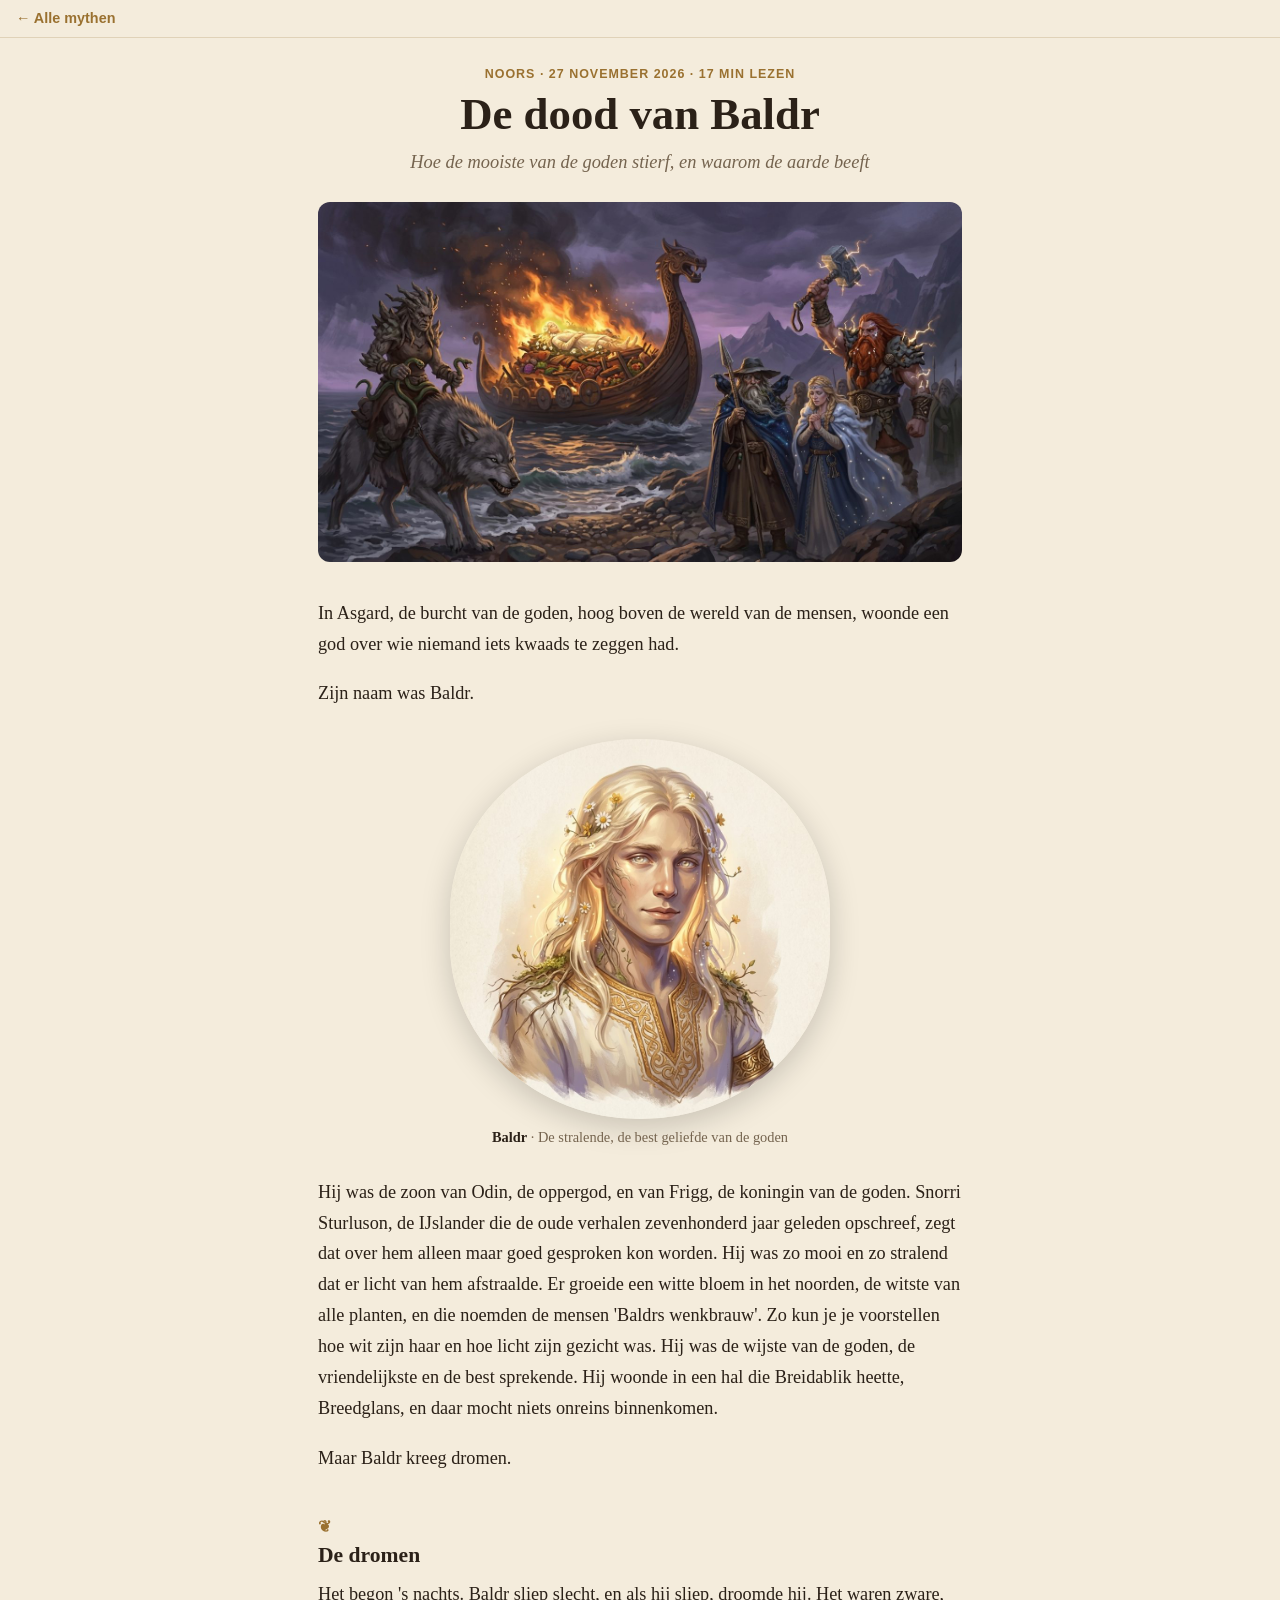
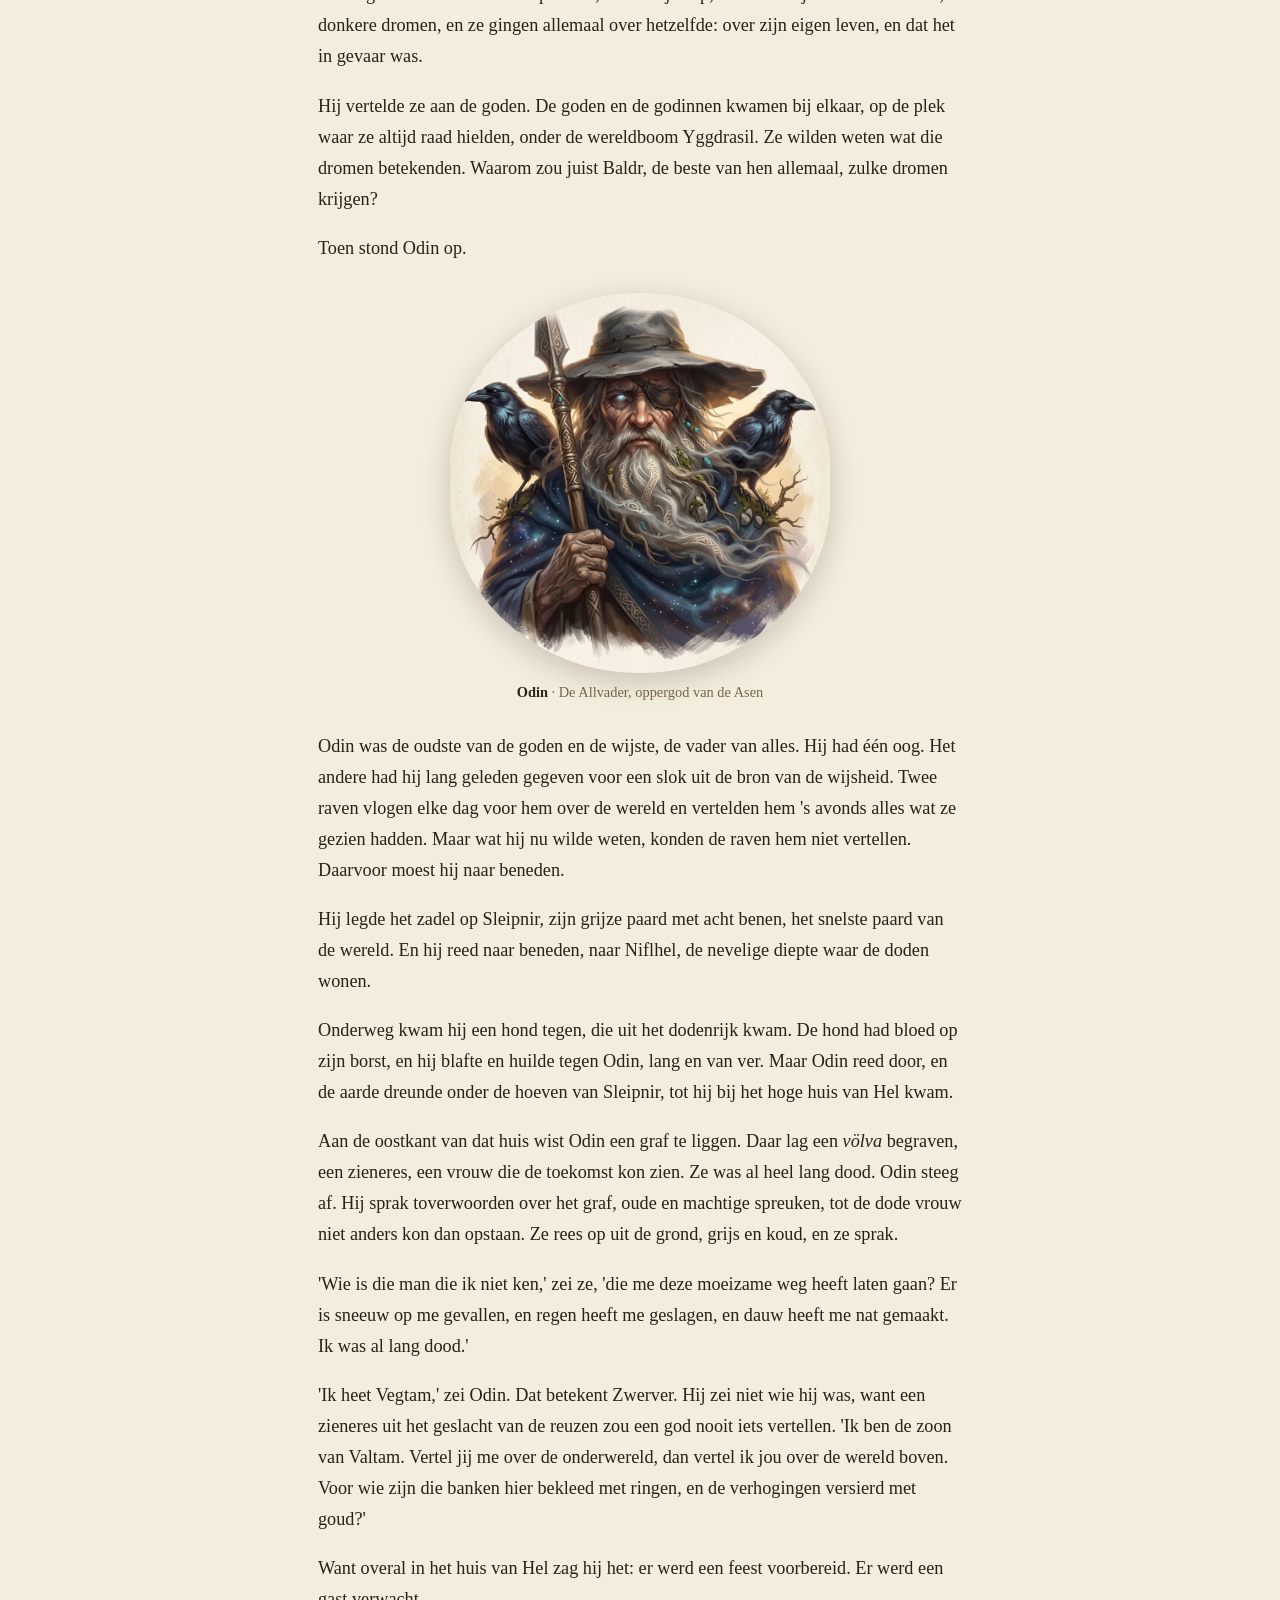
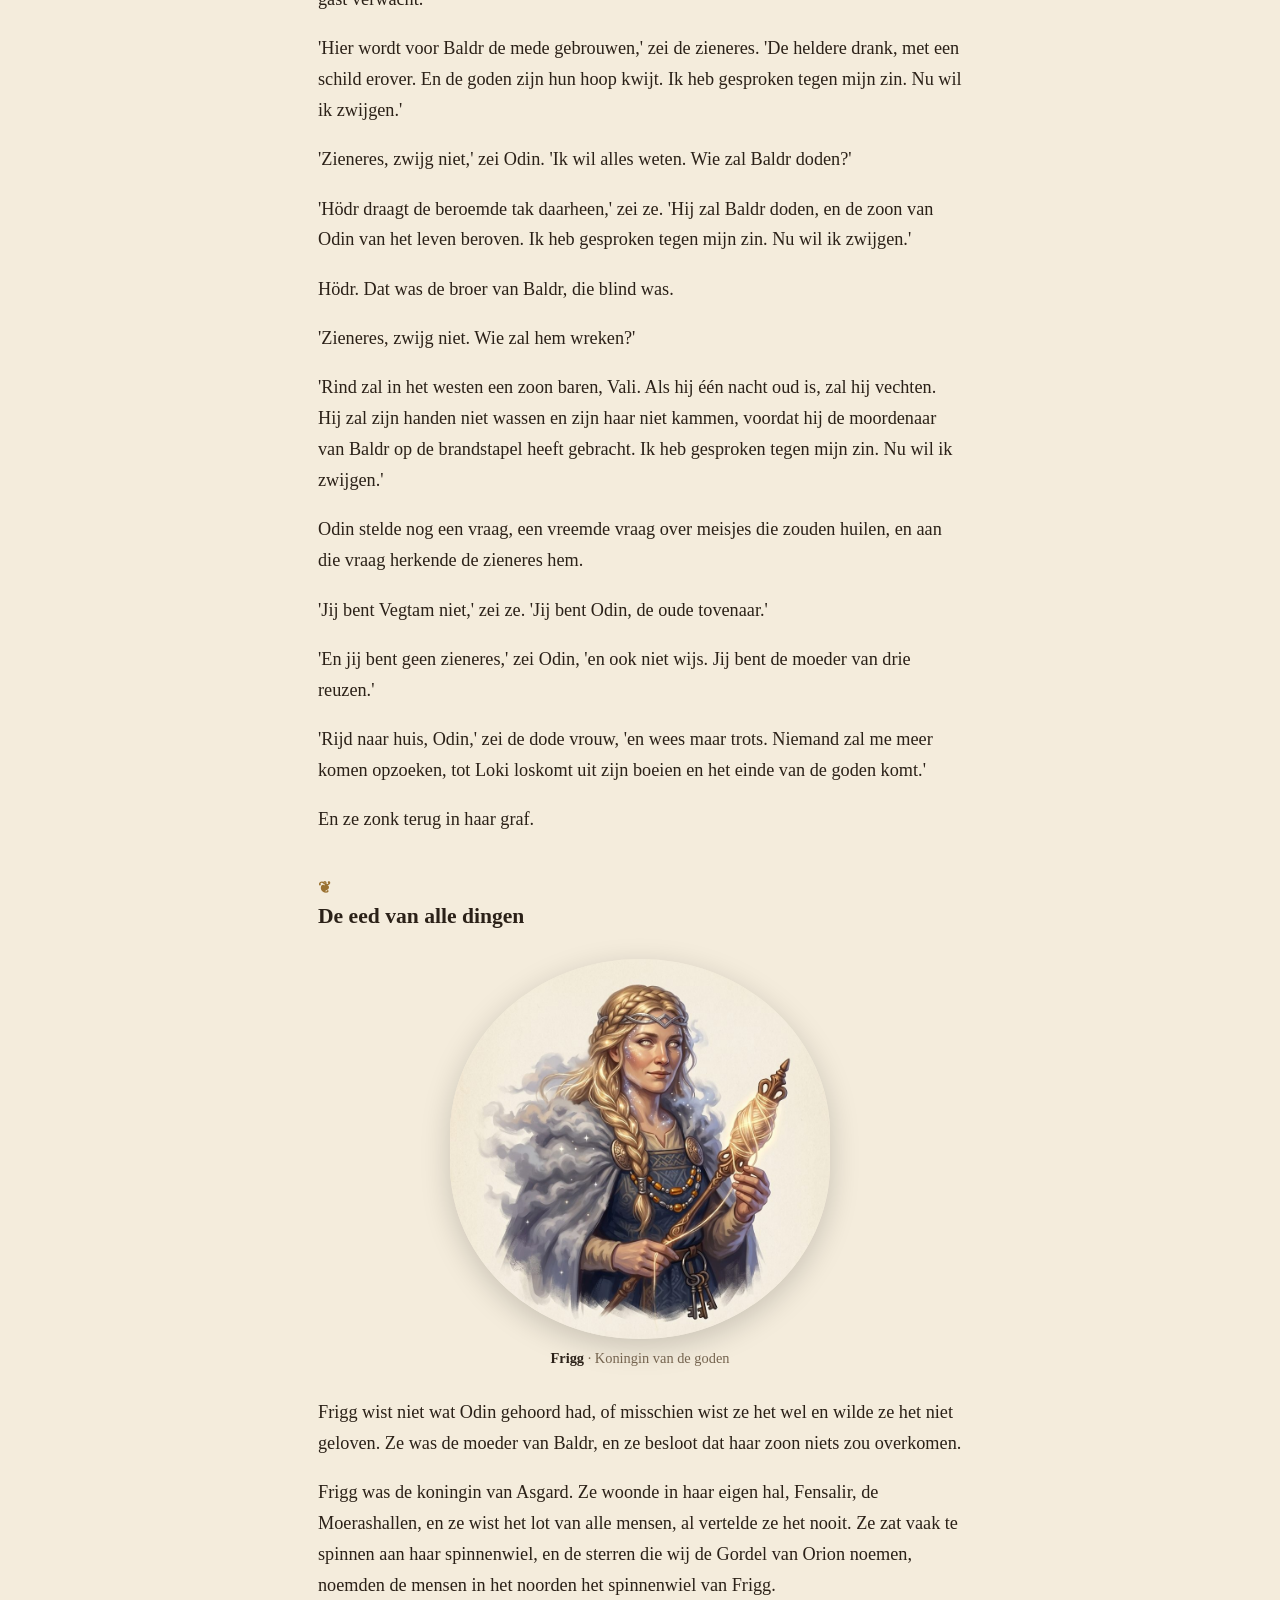
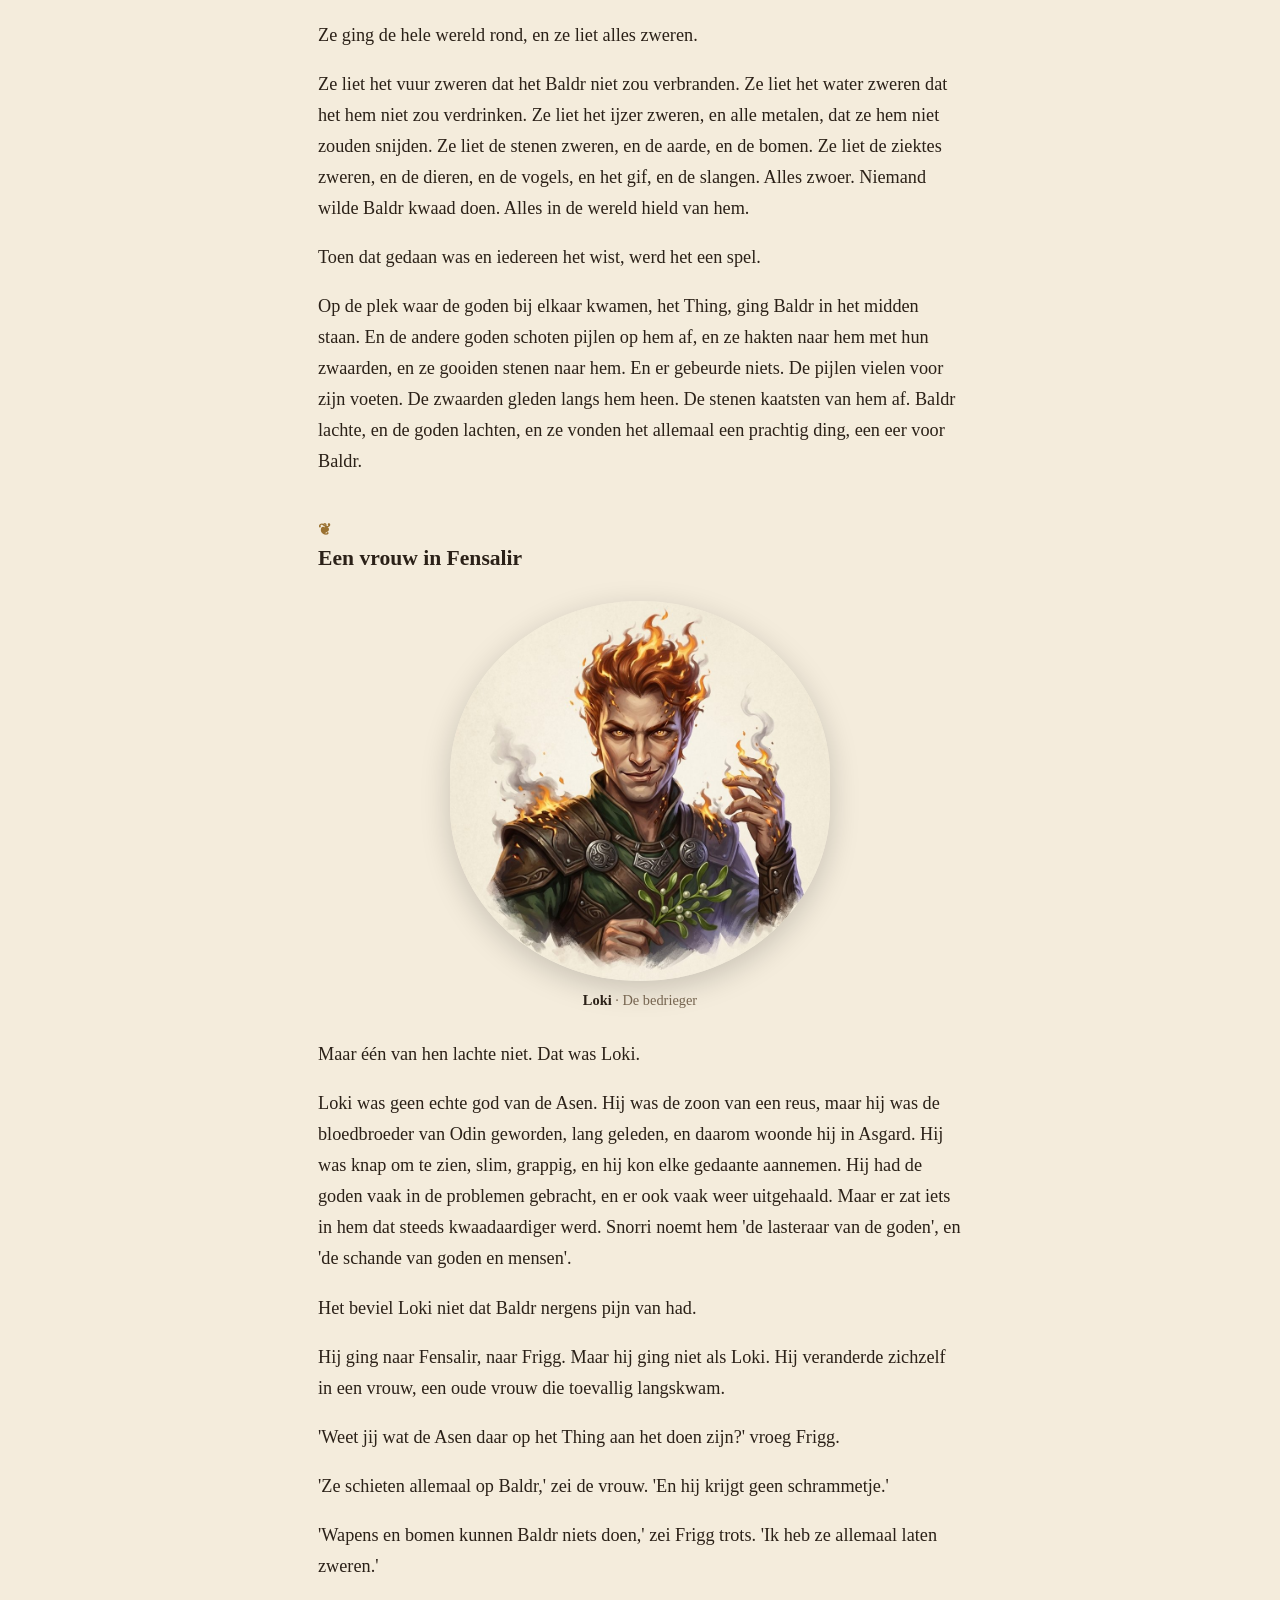
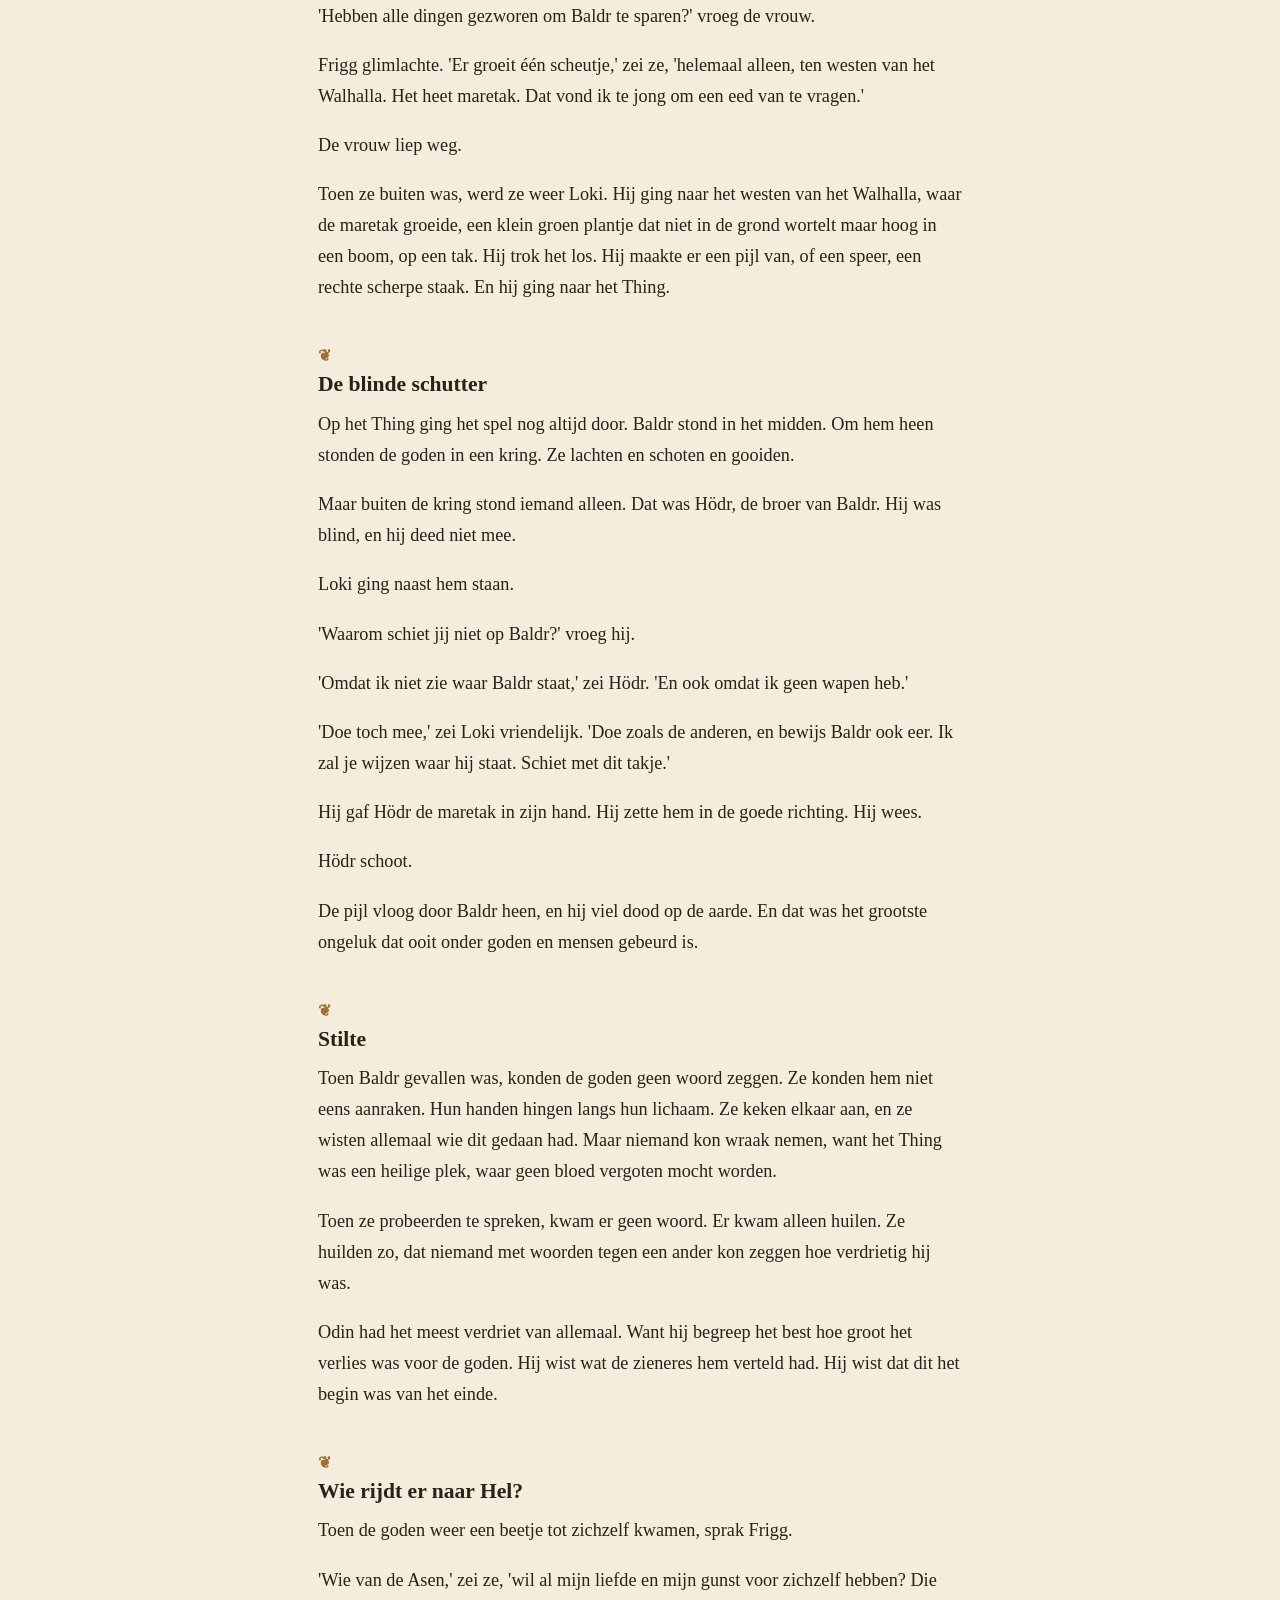
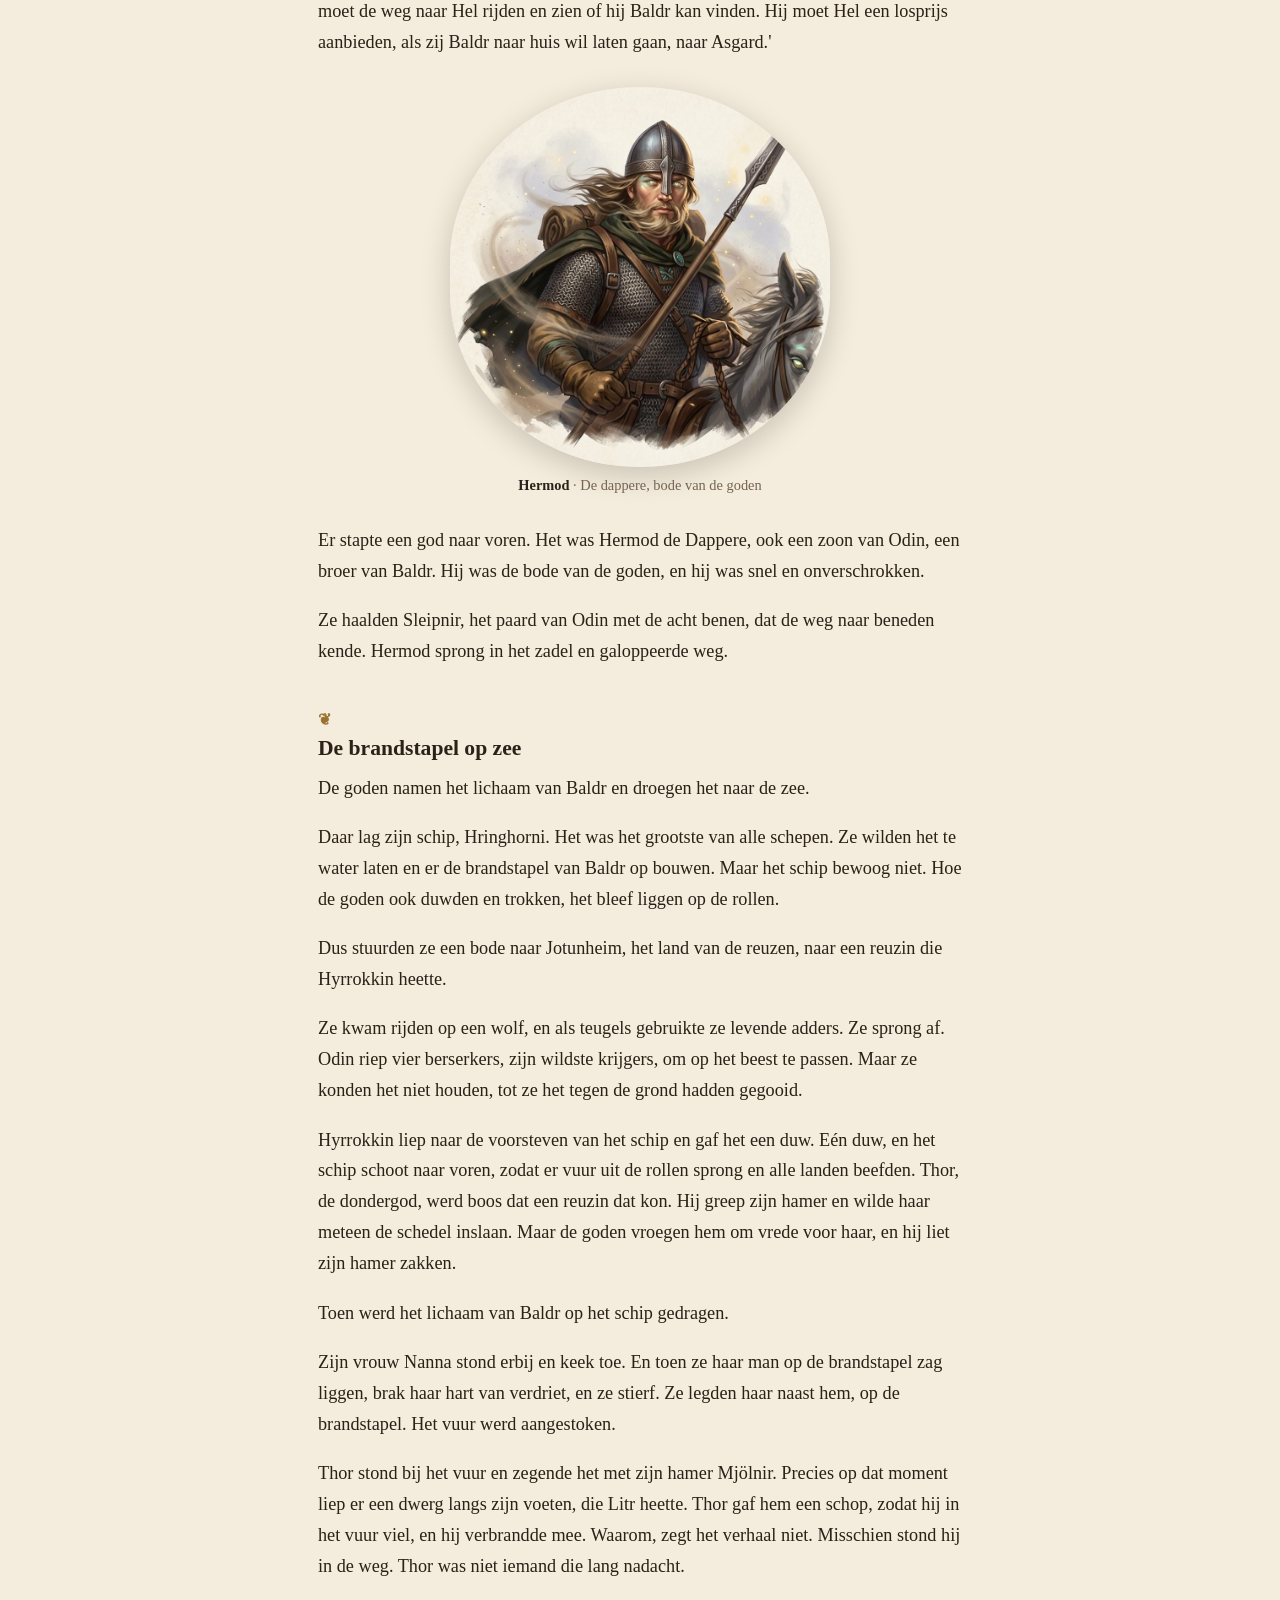
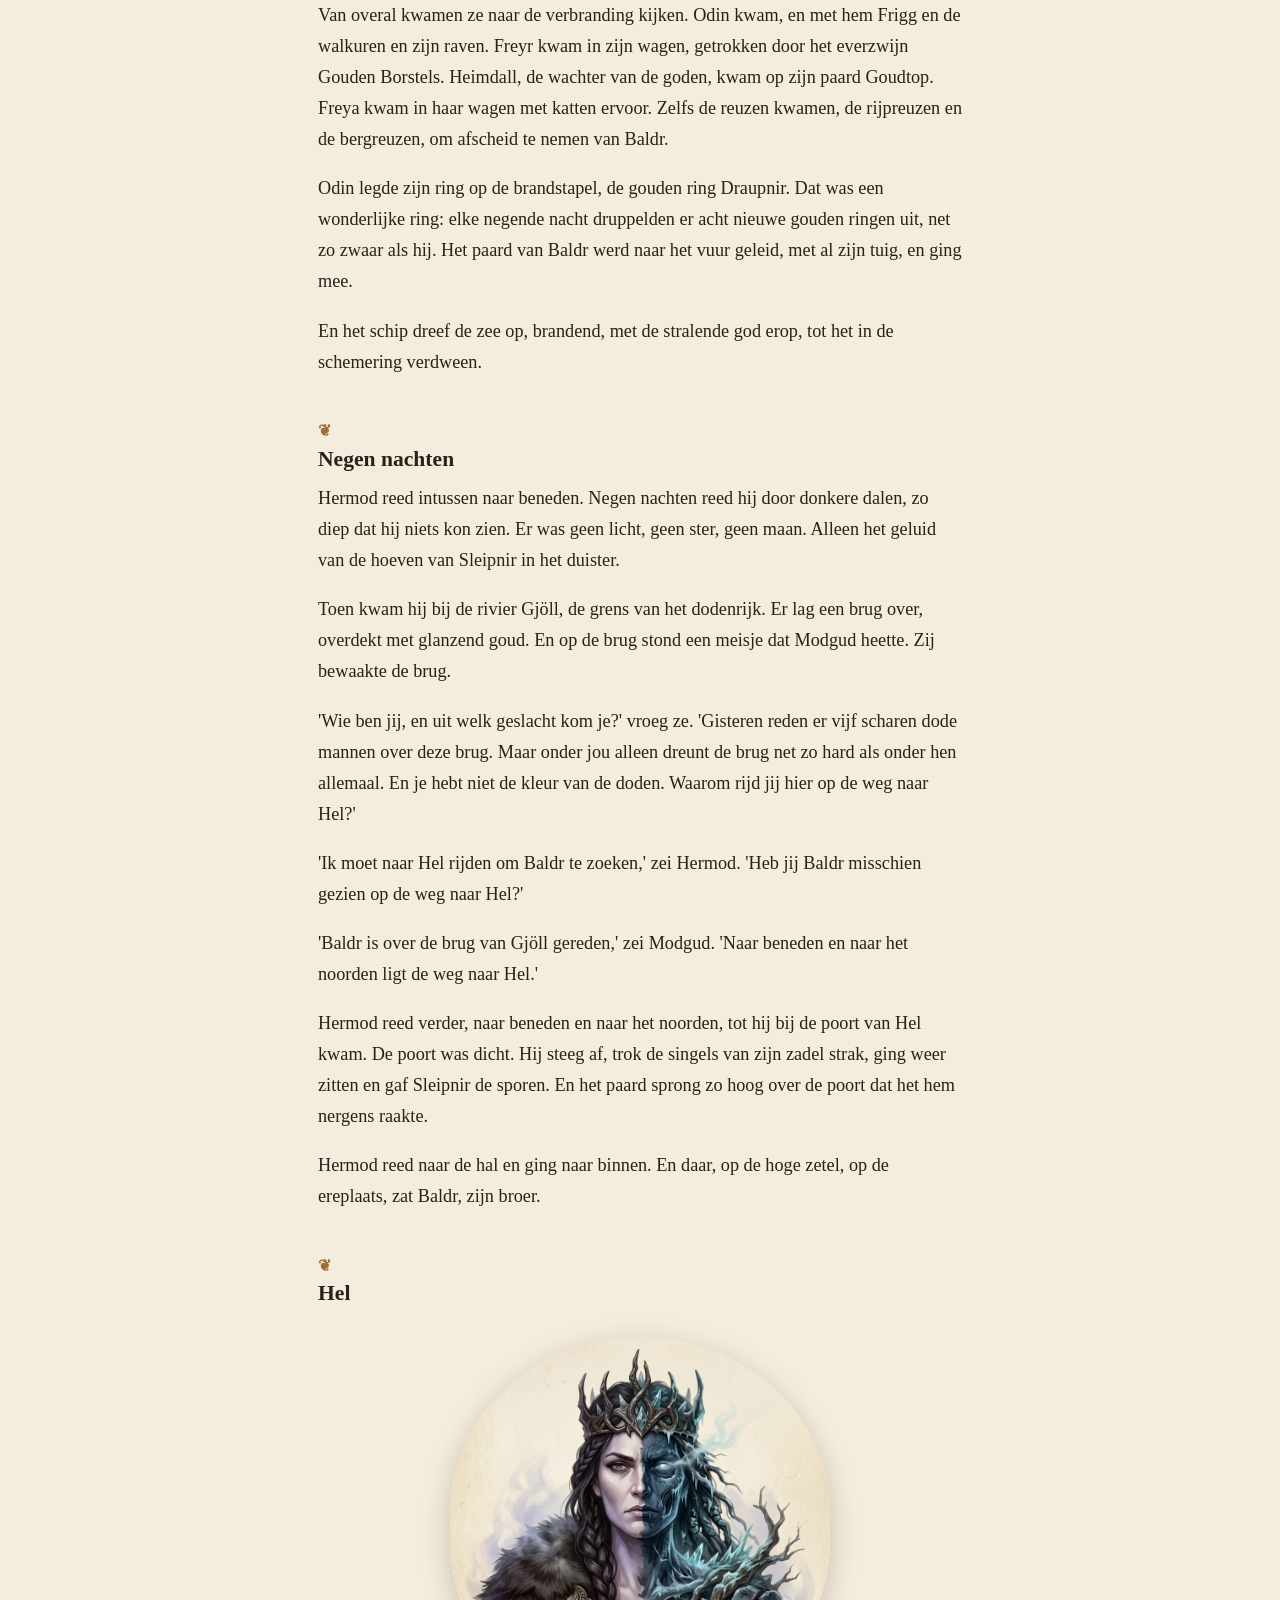
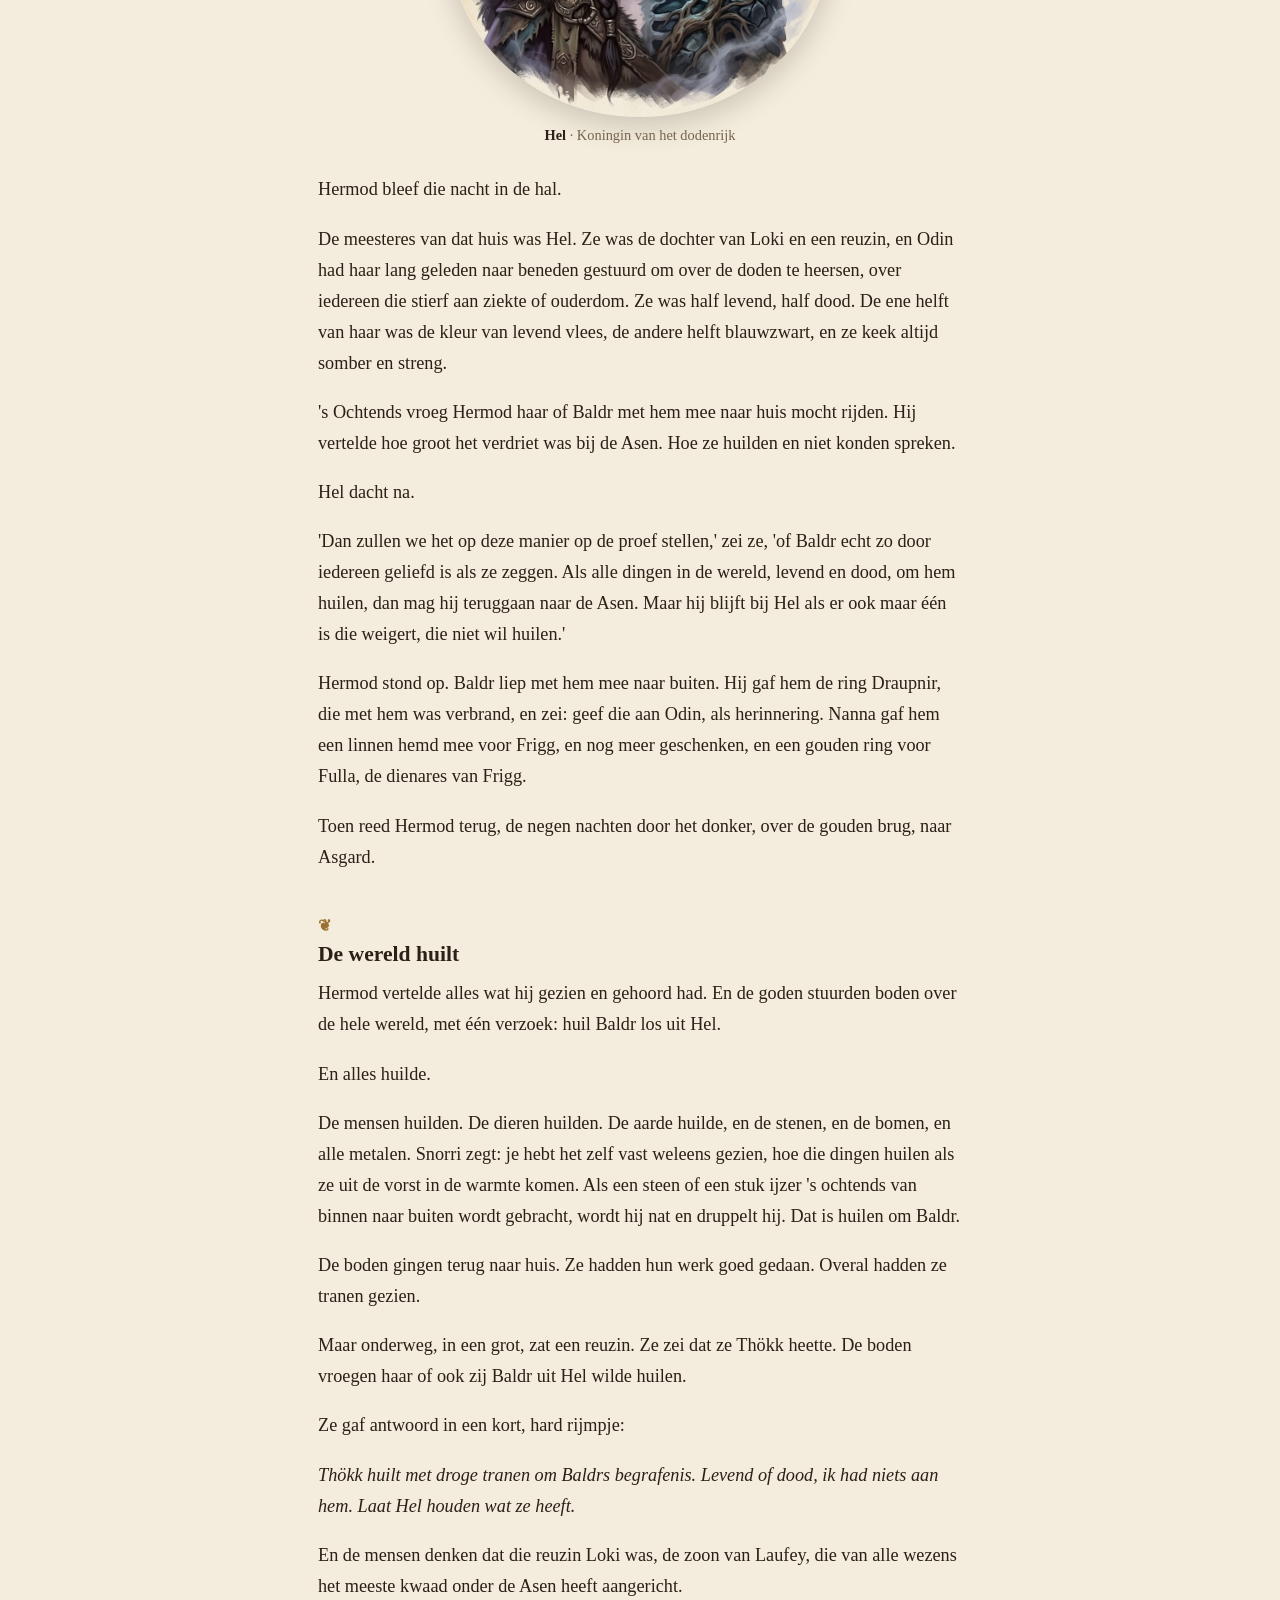
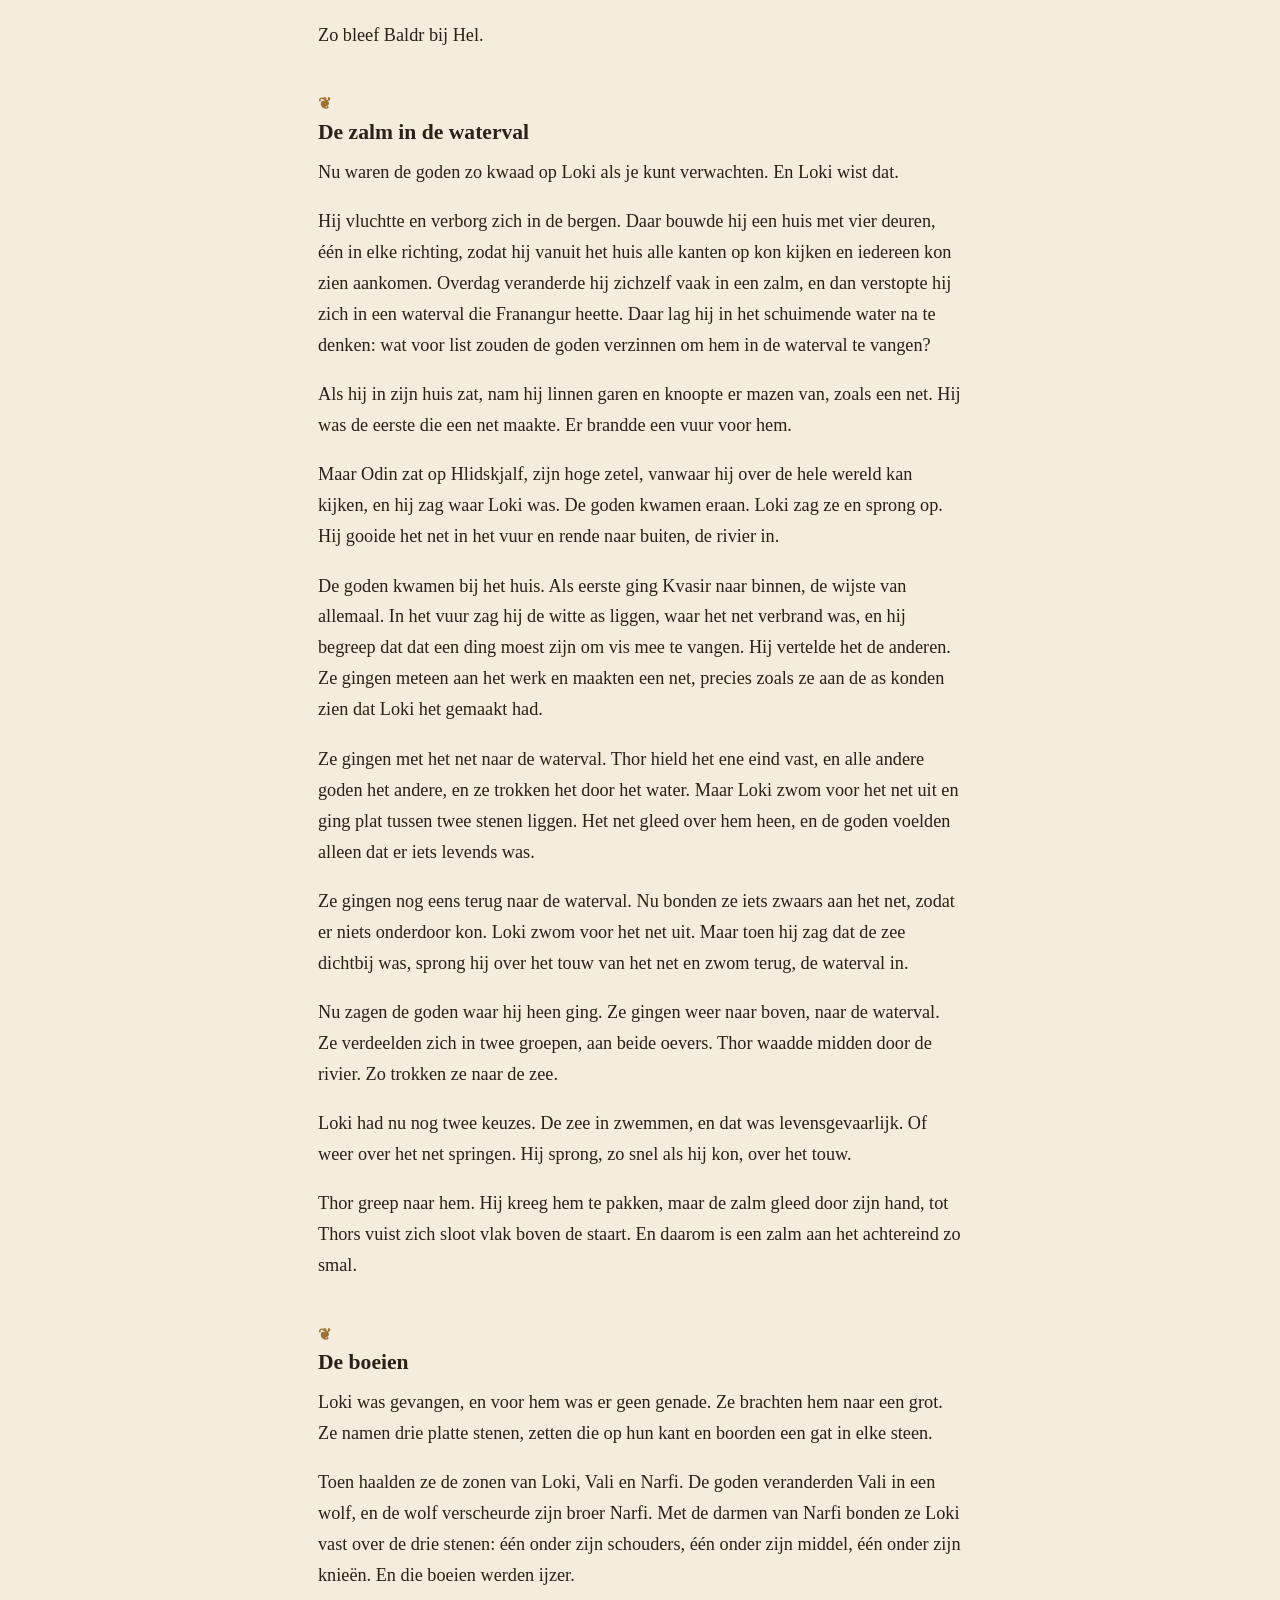
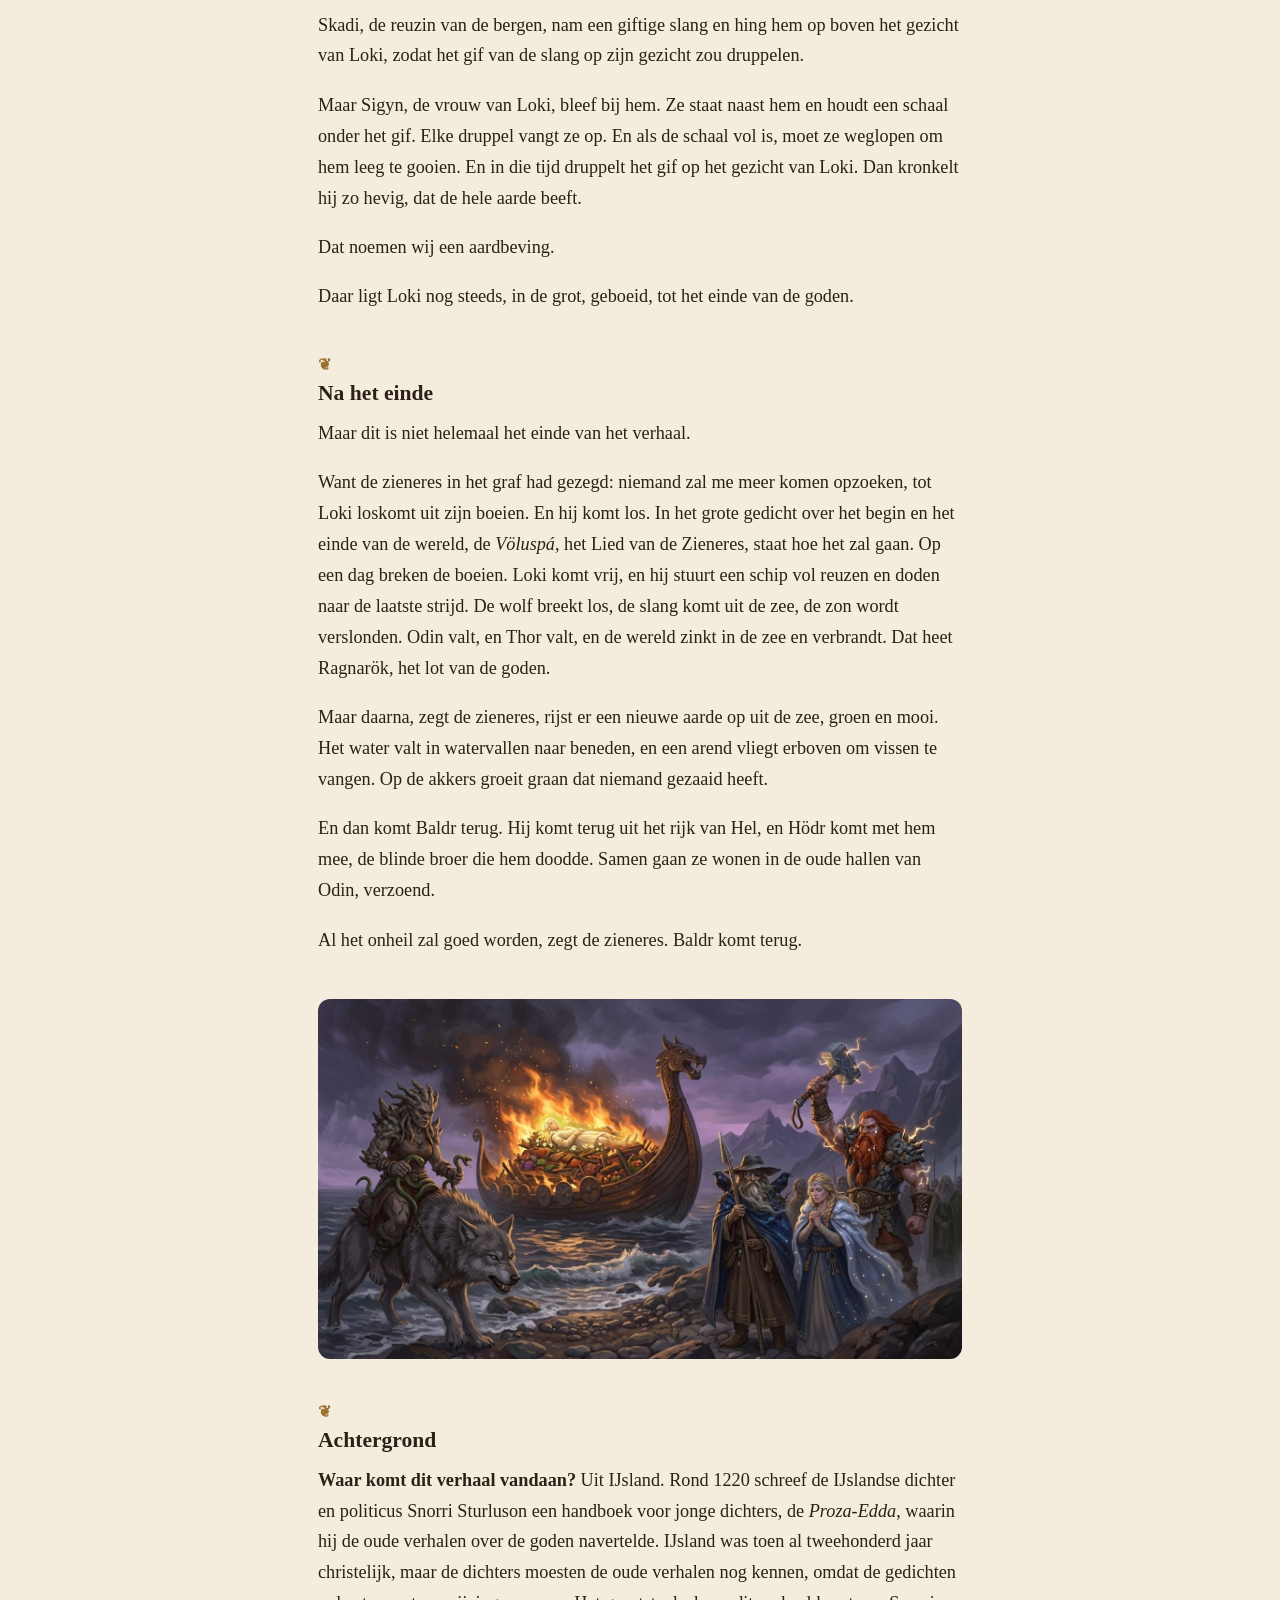
<file: verhalen/de-dood-van-baldr.html>
<!doctype html>
<html lang="nl">
<head>
<meta charset="utf-8">
<meta name="viewport" content="width=device-width, initial-scale=1">
<title>De dood van Baldr · Mythen</title>
<meta name="description" content="Baldr, de stralendste van de goden, droomt van zijn eigen dood. Zijn moeder laat alles in de wereld zweren dat het hem niets zal doen. Alles, behalve één klein takje. Een verhaal over een begrafenis op zee, een rit van negen nachten naar het rijk van de doden, en een wereld die huilt. Uit de Edda&#x27;s van IJsland.">
<meta name="author" content="Mythen">
<meta property="og:type" content="article">
<meta property="og:title" content="De dood van Baldr">
<meta property="og:description" content="Baldr, de stralendste van de goden, droomt van zijn eigen dood. Zijn moeder laat alles in de wereld zweren dat het hem niets zal doen. Alles, behalve één klein takje. Een verhaal over een begrafenis op zee, een rit van negen nachten naar het rijk van de doden, en een wereld die huilt. Uit de Edda&#x27;s van IJsland.">
<meta property="og:image" content="https://simonbaijens.github.io/mythen/beelden/scenes/de-dood-van-baldr.jpg">
<meta name="theme-color" content="#171310">
<link rel="stylesheet" href="../verhaal.css">
</head>
<body>
<nav class="terug"><a href="../">← Alle mythen</a></nav>
<article>
<header>
<p class="mythologie">Noors · <time datetime="2026-11-27">27 november 2026</time> · 17 min lezen</p>
<h1>De dood van Baldr</h1>
<p class="ondertitel">Hoe de mooiste van de goden stierf, en waarom de aarde beeft</p>
</header>
<figure class="scene"><img src="../beelden/scenes/de-dood-van-baldr.jpg" alt="De dood van Baldr" width="1400" height="788"></figure>
<p>In Asgard, de burcht van de goden, hoog boven de wereld van de mensen, woonde een god over wie niemand iets kwaads te zeggen had.</p>
<p>Zijn naam was Baldr.</p>
<figure class="figuur" id="figuur-baldr"><img src="../beelden/figuren/baldr.jpg" alt="Baldr" width="900" height="900" loading="lazy"><figcaption><strong>Baldr</strong> · De stralende, de best geliefde van de goden</figcaption></figure>
<p>Hij was de zoon van Odin, de oppergod, en van Frigg, de koningin van de goden. Snorri Sturluson, de IJslander die de oude verhalen zevenhonderd jaar geleden opschreef, zegt dat over hem alleen maar goed gesproken kon worden. Hij was zo mooi en zo stralend dat er licht van hem afstraalde. Er groeide een witte bloem in het noorden, de witste van alle planten, en die noemden de mensen 'Baldrs wenkbrauw'. Zo kun je je voorstellen hoe wit zijn haar en hoe licht zijn gezicht was. Hij was de wijste van de goden, de vriendelijkste en de best sprekende. Hij woonde in een hal die Breidablik heette, Breedglans, en daar mocht niets onreins binnenkomen.</p>
<p>Maar Baldr kreeg dromen.</p>
<h2>De dromen</h2>
<p>Het begon 's nachts. Baldr sliep slecht, en als hij sliep, droomde hij. Het waren zware, donkere dromen, en ze gingen allemaal over hetzelfde: over zijn eigen leven, en dat het in gevaar was.</p>
<p>Hij vertelde ze aan de goden. De goden en de godinnen kwamen bij elkaar, op de plek waar ze altijd raad hielden, onder de wereldboom Yggdrasil. Ze wilden weten wat die dromen betekenden. Waarom zou juist Baldr, de beste van hen allemaal, zulke dromen krijgen?</p>
<p>Toen stond Odin op.</p>
<figure class="figuur" id="figuur-odin"><img src="../beelden/figuren/odin.jpg" alt="Odin" width="900" height="900" loading="lazy"><figcaption><strong>Odin</strong> · De Allvader, oppergod van de Asen</figcaption></figure>
<p>Odin was de oudste van de goden en de wijste, de vader van alles. Hij had één oog. Het andere had hij lang geleden gegeven voor een slok uit de bron van de wijsheid. Twee raven vlogen elke dag voor hem over de wereld en vertelden hem 's avonds alles wat ze gezien hadden. Maar wat hij nu wilde weten, konden de raven hem niet vertellen. Daarvoor moest hij naar beneden.</p>
<p>Hij legde het zadel op Sleipnir, zijn grijze paard met acht benen, het snelste paard van de wereld. En hij reed naar beneden, naar Niflhel, de nevelige diepte waar de doden wonen.</p>
<p>Onderweg kwam hij een hond tegen, die uit het dodenrijk kwam. De hond had bloed op zijn borst, en hij blafte en huilde tegen Odin, lang en van ver. Maar Odin reed door, en de aarde dreunde onder de hoeven van Sleipnir, tot hij bij het hoge huis van Hel kwam.</p>
<p>Aan de oostkant van dat huis wist Odin een graf te liggen. Daar lag een <em>völva</em> begraven, een zieneres, een vrouw die de toekomst kon zien. Ze was al heel lang dood. Odin steeg af. Hij sprak toverwoorden over het graf, oude en machtige spreuken, tot de dode vrouw niet anders kon dan opstaan. Ze rees op uit de grond, grijs en koud, en ze sprak.</p>
<p>'Wie is die man die ik niet ken,' zei ze, 'die me deze moeizame weg heeft laten gaan? Er is sneeuw op me gevallen, en regen heeft me geslagen, en dauw heeft me nat gemaakt. Ik was al lang dood.'</p>
<p>'Ik heet Vegtam,' zei Odin. Dat betekent Zwerver. Hij zei niet wie hij was, want een zieneres uit het geslacht van de reuzen zou een god nooit iets vertellen. 'Ik ben de zoon van Valtam. Vertel jij me over de onderwereld, dan vertel ik jou over de wereld boven. Voor wie zijn die banken hier bekleed met ringen, en de verhogingen versierd met goud?'</p>
<p>Want overal in het huis van Hel zag hij het: er werd een feest voorbereid. Er werd een gast verwacht.</p>
<p>'Hier wordt voor Baldr de mede gebrouwen,' zei de zieneres. 'De heldere drank, met een schild erover. En de goden zijn hun hoop kwijt. Ik heb gesproken tegen mijn zin. Nu wil ik zwijgen.'</p>
<p>'Zieneres, zwijg niet,' zei Odin. 'Ik wil alles weten. Wie zal Baldr doden?'</p>
<p>'Hödr draagt de beroemde tak daarheen,' zei ze. 'Hij zal Baldr doden, en de zoon van Odin van het leven beroven. Ik heb gesproken tegen mijn zin. Nu wil ik zwijgen.'</p>
<p>Hödr. Dat was de broer van Baldr, die blind was.</p>
<p>'Zieneres, zwijg niet. Wie zal hem wreken?'</p>
<p>'Rind zal in het westen een zoon baren, Vali. Als hij één nacht oud is, zal hij vechten. Hij zal zijn handen niet wassen en zijn haar niet kammen, voordat hij de moordenaar van Baldr op de brandstapel heeft gebracht. Ik heb gesproken tegen mijn zin. Nu wil ik zwijgen.'</p>
<p>Odin stelde nog een vraag, een vreemde vraag over meisjes die zouden huilen, en aan die vraag herkende de zieneres hem.</p>
<p>'Jij bent Vegtam niet,' zei ze. 'Jij bent Odin, de oude tovenaar.'</p>
<p>'En jij bent geen zieneres,' zei Odin, 'en ook niet wijs. Jij bent de moeder van drie reuzen.'</p>
<p>'Rijd naar huis, Odin,' zei de dode vrouw, 'en wees maar trots. Niemand zal me meer komen opzoeken, tot Loki loskomt uit zijn boeien en het einde van de goden komt.'</p>
<p>En ze zonk terug in haar graf.</p>
<h2>De eed van alle dingen</h2>
<figure class="figuur" id="figuur-frigg"><img src="../beelden/figuren/frigg.jpg" alt="Frigg" width="900" height="900" loading="lazy"><figcaption><strong>Frigg</strong> · Koningin van de goden</figcaption></figure>
<p>Frigg wist niet wat Odin gehoord had, of misschien wist ze het wel en wilde ze het niet geloven. Ze was de moeder van Baldr, en ze besloot dat haar zoon niets zou overkomen.</p>
<p>Frigg was de koningin van Asgard. Ze woonde in haar eigen hal, Fensalir, de Moerashallen, en ze wist het lot van alle mensen, al vertelde ze het nooit. Ze zat vaak te spinnen aan haar spinnenwiel, en de sterren die wij de Gordel van Orion noemen, noemden de mensen in het noorden het spinnenwiel van Frigg.</p>
<p>Ze ging de hele wereld rond, en ze liet alles zweren.</p>
<p>Ze liet het vuur zweren dat het Baldr niet zou verbranden. Ze liet het water zweren dat het hem niet zou verdrinken. Ze liet het ijzer zweren, en alle metalen, dat ze hem niet zouden snijden. Ze liet de stenen zweren, en de aarde, en de bomen. Ze liet de ziektes zweren, en de dieren, en de vogels, en het gif, en de slangen. Alles zwoer. Niemand wilde Baldr kwaad doen. Alles in de wereld hield van hem.</p>
<p>Toen dat gedaan was en iedereen het wist, werd het een spel.</p>
<p>Op de plek waar de goden bij elkaar kwamen, het Thing, ging Baldr in het midden staan. En de andere goden schoten pijlen op hem af, en ze hakten naar hem met hun zwaarden, en ze gooiden stenen naar hem. En er gebeurde niets. De pijlen vielen voor zijn voeten. De zwaarden gleden langs hem heen. De stenen kaatsten van hem af. Baldr lachte, en de goden lachten, en ze vonden het allemaal een prachtig ding, een eer voor Baldr.</p>
<h2>Een vrouw in Fensalir</h2>
<figure class="figuur" id="figuur-loki"><img src="../beelden/figuren/loki.jpg" alt="Loki" width="900" height="900" loading="lazy"><figcaption><strong>Loki</strong> · De bedrieger</figcaption></figure>
<p>Maar één van hen lachte niet. Dat was Loki.</p>
<p>Loki was geen echte god van de Asen. Hij was de zoon van een reus, maar hij was de bloedbroeder van Odin geworden, lang geleden, en daarom woonde hij in Asgard. Hij was knap om te zien, slim, grappig, en hij kon elke gedaante aannemen. Hij had de goden vaak in de problemen gebracht, en er ook vaak weer uitgehaald. Maar er zat iets in hem dat steeds kwaadaardiger werd. Snorri noemt hem 'de lasteraar van de goden', en 'de schande van goden en mensen'.</p>
<p>Het beviel Loki niet dat Baldr nergens pijn van had.</p>
<p>Hij ging naar Fensalir, naar Frigg. Maar hij ging niet als Loki. Hij veranderde zichzelf in een vrouw, een oude vrouw die toevallig langskwam.</p>
<p>'Weet jij wat de Asen daar op het Thing aan het doen zijn?' vroeg Frigg.</p>
<p>'Ze schieten allemaal op Baldr,' zei de vrouw. 'En hij krijgt geen schrammetje.'</p>
<p>'Wapens en bomen kunnen Baldr niets doen,' zei Frigg trots. 'Ik heb ze allemaal laten zweren.'</p>
<p>'Hebben alle dingen gezworen om Baldr te sparen?' vroeg de vrouw.</p>
<p>Frigg glimlachte. 'Er groeit één scheutje,' zei ze, 'helemaal alleen, ten westen van het Walhalla. Het heet maretak. Dat vond ik te jong om een eed van te vragen.'</p>
<p>De vrouw liep weg.</p>
<p>Toen ze buiten was, werd ze weer Loki. Hij ging naar het westen van het Walhalla, waar de maretak groeide, een klein groen plantje dat niet in de grond wortelt maar hoog in een boom, op een tak. Hij trok het los. Hij maakte er een pijl van, of een speer, een rechte scherpe staak. En hij ging naar het Thing.</p>
<h2>De blinde schutter</h2>
<p>Op het Thing ging het spel nog altijd door. Baldr stond in het midden. Om hem heen stonden de goden in een kring. Ze lachten en schoten en gooiden.</p>
<p>Maar buiten de kring stond iemand alleen. Dat was Hödr, de broer van Baldr. Hij was blind, en hij deed niet mee.</p>
<p>Loki ging naast hem staan.</p>
<p>'Waarom schiet jij niet op Baldr?' vroeg hij.</p>
<p>'Omdat ik niet zie waar Baldr staat,' zei Hödr. 'En ook omdat ik geen wapen heb.'</p>
<p>'Doe toch mee,' zei Loki vriendelijk. 'Doe zoals de anderen, en bewijs Baldr ook eer. Ik zal je wijzen waar hij staat. Schiet met dit takje.'</p>
<p>Hij gaf Hödr de maretak in zijn hand. Hij zette hem in de goede richting. Hij wees.</p>
<p>Hödr schoot.</p>
<p>De pijl vloog door Baldr heen, en hij viel dood op de aarde. En dat was het grootste ongeluk dat ooit onder goden en mensen gebeurd is.</p>
<h2>Stilte</h2>
<p>Toen Baldr gevallen was, konden de goden geen woord zeggen. Ze konden hem niet eens aanraken. Hun handen hingen langs hun lichaam. Ze keken elkaar aan, en ze wisten allemaal wie dit gedaan had. Maar niemand kon wraak nemen, want het Thing was een heilige plek, waar geen bloed vergoten mocht worden.</p>
<p>Toen ze probeerden te spreken, kwam er geen woord. Er kwam alleen huilen. Ze huilden zo, dat niemand met woorden tegen een ander kon zeggen hoe verdrietig hij was.</p>
<p>Odin had het meest verdriet van allemaal. Want hij begreep het best hoe groot het verlies was voor de goden. Hij wist wat de zieneres hem verteld had. Hij wist dat dit het begin was van het einde.</p>
<h2>Wie rijdt er naar Hel?</h2>
<p>Toen de goden weer een beetje tot zichzelf kwamen, sprak Frigg.</p>
<p>'Wie van de Asen,' zei ze, 'wil al mijn liefde en mijn gunst voor zichzelf hebben? Die moet de weg naar Hel rijden en zien of hij Baldr kan vinden. Hij moet Hel een losprijs aanbieden, als zij Baldr naar huis wil laten gaan, naar Asgard.'</p>
<figure class="figuur" id="figuur-hermod"><img src="../beelden/figuren/hermod.jpg" alt="Hermod" width="900" height="900" loading="lazy"><figcaption><strong>Hermod</strong> · De dappere, bode van de goden</figcaption></figure>
<p>Er stapte een god naar voren. Het was Hermod de Dappere, ook een zoon van Odin, een broer van Baldr. Hij was de bode van de goden, en hij was snel en onverschrokken.</p>
<p>Ze haalden Sleipnir, het paard van Odin met de acht benen, dat de weg naar beneden kende. Hermod sprong in het zadel en galoppeerde weg.</p>
<h2>De brandstapel op zee</h2>
<p>De goden namen het lichaam van Baldr en droegen het naar de zee.</p>
<p>Daar lag zijn schip, Hringhorni. Het was het grootste van alle schepen. Ze wilden het te water laten en er de brandstapel van Baldr op bouwen. Maar het schip bewoog niet. Hoe de goden ook duwden en trokken, het bleef liggen op de rollen.</p>
<p>Dus stuurden ze een bode naar Jotunheim, het land van de reuzen, naar een reuzin die Hyrrokkin heette.</p>
<p>Ze kwam rijden op een wolf, en als teugels gebruikte ze levende adders. Ze sprong af. Odin riep vier berserkers, zijn wildste krijgers, om op het beest te passen. Maar ze konden het niet houden, tot ze het tegen de grond hadden gegooid.</p>
<p>Hyrrokkin liep naar de voorsteven van het schip en gaf het een duw. Eén duw, en het schip schoot naar voren, zodat er vuur uit de rollen sprong en alle landen beefden. Thor, de dondergod, werd boos dat een reuzin dat kon. Hij greep zijn hamer en wilde haar meteen de schedel inslaan. Maar de goden vroegen hem om vrede voor haar, en hij liet zijn hamer zakken.</p>
<p>Toen werd het lichaam van Baldr op het schip gedragen.</p>
<p>Zijn vrouw Nanna stond erbij en keek toe. En toen ze haar man op de brandstapel zag liggen, brak haar hart van verdriet, en ze stierf. Ze legden haar naast hem, op de brandstapel. Het vuur werd aangestoken.</p>
<p>Thor stond bij het vuur en zegende het met zijn hamer Mjölnir. Precies op dat moment liep er een dwerg langs zijn voeten, die Litr heette. Thor gaf hem een schop, zodat hij in het vuur viel, en hij verbrandde mee. Waarom, zegt het verhaal niet. Misschien stond hij in de weg. Thor was niet iemand die lang nadacht.</p>
<p>Van overal kwamen ze naar de verbranding kijken. Odin kwam, en met hem Frigg en de walkuren en zijn raven. Freyr kwam in zijn wagen, getrokken door het everzwijn Gouden Borstels. Heimdall, de wachter van de goden, kwam op zijn paard Goudtop. Freya kwam in haar wagen met katten ervoor. Zelfs de reuzen kwamen, de rijpreuzen en de bergreuzen, om afscheid te nemen van Baldr.</p>
<p>Odin legde zijn ring op de brandstapel, de gouden ring Draupnir. Dat was een wonderlijke ring: elke negende nacht druppelden er acht nieuwe gouden ringen uit, net zo zwaar als hij. Het paard van Baldr werd naar het vuur geleid, met al zijn tuig, en ging mee.</p>
<p>En het schip dreef de zee op, brandend, met de stralende god erop, tot het in de schemering verdween.</p>
<h2>Negen nachten</h2>
<p>Hermod reed intussen naar beneden. Negen nachten reed hij door donkere dalen, zo diep dat hij niets kon zien. Er was geen licht, geen ster, geen maan. Alleen het geluid van de hoeven van Sleipnir in het duister.</p>
<p>Toen kwam hij bij de rivier Gjöll, de grens van het dodenrijk. Er lag een brug over, overdekt met glanzend goud. En op de brug stond een meisje dat Modgud heette. Zij bewaakte de brug.</p>
<p>'Wie ben jij, en uit welk geslacht kom je?' vroeg ze. 'Gisteren reden er vijf scharen dode mannen over deze brug. Maar onder jou alleen dreunt de brug net zo hard als onder hen allemaal. En je hebt niet de kleur van de doden. Waarom rijd jij hier op de weg naar Hel?'</p>
<p>'Ik moet naar Hel rijden om Baldr te zoeken,' zei Hermod. 'Heb jij Baldr misschien gezien op de weg naar Hel?'</p>
<p>'Baldr is over de brug van Gjöll gereden,' zei Modgud. 'Naar beneden en naar het noorden ligt de weg naar Hel.'</p>
<p>Hermod reed verder, naar beneden en naar het noorden, tot hij bij de poort van Hel kwam. De poort was dicht. Hij steeg af, trok de singels van zijn zadel strak, ging weer zitten en gaf Sleipnir de sporen. En het paard sprong zo hoog over de poort dat het hem nergens raakte.</p>
<p>Hermod reed naar de hal en ging naar binnen. En daar, op de hoge zetel, op de ereplaats, zat Baldr, zijn broer.</p>
<h2>Hel</h2>
<figure class="figuur" id="figuur-hel"><img src="../beelden/figuren/hel.jpg" alt="Hel" width="900" height="900" loading="lazy"><figcaption><strong>Hel</strong> · Koningin van het dodenrijk</figcaption></figure>
<p>Hermod bleef die nacht in de hal.</p>
<p>De meesteres van dat huis was Hel. Ze was de dochter van Loki en een reuzin, en Odin had haar lang geleden naar beneden gestuurd om over de doden te heersen, over iedereen die stierf aan ziekte of ouderdom. Ze was half levend, half dood. De ene helft van haar was de kleur van levend vlees, de andere helft blauwzwart, en ze keek altijd somber en streng.</p>
<p>'s Ochtends vroeg Hermod haar of Baldr met hem mee naar huis mocht rijden. Hij vertelde hoe groot het verdriet was bij de Asen. Hoe ze huilden en niet konden spreken.</p>
<p>Hel dacht na.</p>
<p>'Dan zullen we het op deze manier op de proef stellen,' zei ze, 'of Baldr echt zo door iedereen geliefd is als ze zeggen. Als alle dingen in de wereld, levend en dood, om hem huilen, dan mag hij teruggaan naar de Asen. Maar hij blijft bij Hel als er ook maar één is die weigert, die niet wil huilen.'</p>
<p>Hermod stond op. Baldr liep met hem mee naar buiten. Hij gaf hem de ring Draupnir, die met hem was verbrand, en zei: geef die aan Odin, als herinnering. Nanna gaf hem een linnen hemd mee voor Frigg, en nog meer geschenken, en een gouden ring voor Fulla, de dienares van Frigg.</p>
<p>Toen reed Hermod terug, de negen nachten door het donker, over de gouden brug, naar Asgard.</p>
<h2>De wereld huilt</h2>
<p>Hermod vertelde alles wat hij gezien en gehoord had. En de goden stuurden boden over de hele wereld, met één verzoek: huil Baldr los uit Hel.</p>
<p>En alles huilde.</p>
<p>De mensen huilden. De dieren huilden. De aarde huilde, en de stenen, en de bomen, en alle metalen. Snorri zegt: je hebt het zelf vast weleens gezien, hoe die dingen huilen als ze uit de vorst in de warmte komen. Als een steen of een stuk ijzer 's ochtends van binnen naar buiten wordt gebracht, wordt hij nat en druppelt hij. Dat is huilen om Baldr.</p>
<p>De boden gingen terug naar huis. Ze hadden hun werk goed gedaan. Overal hadden ze tranen gezien.</p>
<p>Maar onderweg, in een grot, zat een reuzin. Ze zei dat ze Thökk heette. De boden vroegen haar of ook zij Baldr uit Hel wilde huilen.</p>
<p>Ze gaf antwoord in een kort, hard rijmpje:</p>
<p><em>Thökk huilt</em> <em>met droge tranen</em> <em>om Baldrs begrafenis.</em> <em>Levend of dood, ik had niets aan hem.</em> <em>Laat Hel houden wat ze heeft.</em></p>
<p>En de mensen denken dat die reuzin Loki was, de zoon van Laufey, die van alle wezens het meeste kwaad onder de Asen heeft aangericht.</p>
<p>Zo bleef Baldr bij Hel.</p>
<h2>De zalm in de waterval</h2>
<p>Nu waren de goden zo kwaad op Loki als je kunt verwachten. En Loki wist dat.</p>
<p>Hij vluchtte en verborg zich in de bergen. Daar bouwde hij een huis met vier deuren, één in elke richting, zodat hij vanuit het huis alle kanten op kon kijken en iedereen kon zien aankomen. Overdag veranderde hij zichzelf vaak in een zalm, en dan verstopte hij zich in een waterval die Franangur heette. Daar lag hij in het schuimende water na te denken: wat voor list zouden de goden verzinnen om hem in de waterval te vangen?</p>
<p>Als hij in zijn huis zat, nam hij linnen garen en knoopte er mazen van, zoals een net. Hij was de eerste die een net maakte. Er brandde een vuur voor hem.</p>
<p>Maar Odin zat op Hlidskjalf, zijn hoge zetel, vanwaar hij over de hele wereld kan kijken, en hij zag waar Loki was. De goden kwamen eraan. Loki zag ze en sprong op. Hij gooide het net in het vuur en rende naar buiten, de rivier in.</p>
<p>De goden kwamen bij het huis. Als eerste ging Kvasir naar binnen, de wijste van allemaal. In het vuur zag hij de witte as liggen, waar het net verbrand was, en hij begreep dat dat een ding moest zijn om vis mee te vangen. Hij vertelde het de anderen. Ze gingen meteen aan het werk en maakten een net, precies zoals ze aan de as konden zien dat Loki het gemaakt had.</p>
<p>Ze gingen met het net naar de waterval. Thor hield het ene eind vast, en alle andere goden het andere, en ze trokken het door het water. Maar Loki zwom voor het net uit en ging plat tussen twee stenen liggen. Het net gleed over hem heen, en de goden voelden alleen dat er iets levends was.</p>
<p>Ze gingen nog eens terug naar de waterval. Nu bonden ze iets zwaars aan het net, zodat er niets onderdoor kon. Loki zwom voor het net uit. Maar toen hij zag dat de zee dichtbij was, sprong hij over het touw van het net en zwom terug, de waterval in.</p>
<p>Nu zagen de goden waar hij heen ging. Ze gingen weer naar boven, naar de waterval. Ze verdeelden zich in twee groepen, aan beide oevers. Thor waadde midden door de rivier. Zo trokken ze naar de zee.</p>
<p>Loki had nu nog twee keuzes. De zee in zwemmen, en dat was levensgevaarlijk. Of weer over het net springen. Hij sprong, zo snel als hij kon, over het touw.</p>
<p>Thor greep naar hem. Hij kreeg hem te pakken, maar de zalm gleed door zijn hand, tot Thors vuist zich sloot vlak boven de staart. En daarom is een zalm aan het achtereind zo smal.</p>
<h2>De boeien</h2>
<p>Loki was gevangen, en voor hem was er geen genade. Ze brachten hem naar een grot. Ze namen drie platte stenen, zetten die op hun kant en boorden een gat in elke steen.</p>
<p>Toen haalden ze de zonen van Loki, Vali en Narfi. De goden veranderden Vali in een wolf, en de wolf verscheurde zijn broer Narfi. Met de darmen van Narfi bonden ze Loki vast over de drie stenen: één onder zijn schouders, één onder zijn middel, één onder zijn knieën. En die boeien werden ijzer.</p>
<p>Skadi, de reuzin van de bergen, nam een giftige slang en hing hem op boven het gezicht van Loki, zodat het gif van de slang op zijn gezicht zou druppelen.</p>
<p>Maar Sigyn, de vrouw van Loki, bleef bij hem. Ze staat naast hem en houdt een schaal onder het gif. Elke druppel vangt ze op. En als de schaal vol is, moet ze weglopen om hem leeg te gooien. En in die tijd druppelt het gif op het gezicht van Loki. Dan kronkelt hij zo hevig, dat de hele aarde beeft.</p>
<p>Dat noemen wij een aardbeving.</p>
<p>Daar ligt Loki nog steeds, in de grot, geboeid, tot het einde van de goden.</p>
<h2>Na het einde</h2>
<p>Maar dit is niet helemaal het einde van het verhaal.</p>
<p>Want de zieneres in het graf had gezegd: niemand zal me meer komen opzoeken, tot Loki loskomt uit zijn boeien. En hij komt los. In het grote gedicht over het begin en het einde van de wereld, de <em>Völuspá</em>, het Lied van de Zieneres, staat hoe het zal gaan. Op een dag breken de boeien. Loki komt vrij, en hij stuurt een schip vol reuzen en doden naar de laatste strijd. De wolf breekt los, de slang komt uit de zee, de zon wordt verslonden. Odin valt, en Thor valt, en de wereld zinkt in de zee en verbrandt. Dat heet Ragnarök, het lot van de goden.</p>
<p>Maar daarna, zegt de zieneres, rijst er een nieuwe aarde op uit de zee, groen en mooi. Het water valt in watervallen naar beneden, en een arend vliegt erboven om vissen te vangen. Op de akkers groeit graan dat niemand gezaaid heeft.</p>
<p>En dan komt Baldr terug. Hij komt terug uit het rijk van Hel, en Hödr komt met hem mee, de blinde broer die hem doodde. Samen gaan ze wonen in de oude hallen van Odin, verzoend.</p>
<p>Al het onheil zal goed worden, zegt de zieneres. Baldr komt terug.</p>
<figure class="scene slot"><img src="../beelden/scenes/de-dood-van-baldr.jpg" alt="De dood van Baldr" width="1400" height="788"></figure>
<h2>Achtergrond</h2>
<p><strong>Waar komt dit verhaal vandaan?</strong> Uit IJsland. Rond 1220 schreef de IJslandse dichter en politicus Snorri Sturluson een handboek voor jonge dichters, de <em>Proza-Edda</em>, waarin hij de oude verhalen over de goden navertelde. IJsland was toen al tweehonderd jaar christelijk, maar de dichters moesten de oude verhalen nog kennen, omdat de gedichten vol zaten met verwijzingen ernaar. Het grootste deel van dit verhaal komt van Snorri. Het stuk over Odin en de dode zieneres komt uit een veel ouder gedicht, <em>Baldrs draumar</em>, 'De dromen van Baldr', dat in een handschrift uit rond 1300 bewaard is gebleven. Het slot komt uit de <em>Völuspá</em>.</p>
<p><strong>Twee Vali's.</strong> In het gedicht is Vali een zoon van Odin en Rind, die op zijn eerste levensdag Hödr doodt om Baldr te wreken. Bij Snorri heet een van de zonen van Loki ook Vali, de zoon die in een wolf verandert. Het is niet duidelijk of dat een vergissing is van Snorri of van een overschrijver. In dit verhaal staan ze allebei, want ze staan allebei in de bron. In de stamboom staat alleen de Vali van Odin.</p>
<p><strong>Een heel ander verhaal.</strong> De Deense geschiedschrijver Saxo Grammaticus vertelde rond 1200 een heel andere versie. Bij hem is Balderus een halfgod en Høtherus een gewone, niet blinde held. Ze vechten om dezelfde vrouw, Nanna, en Høtherus doodt Balderus met een toverzwaard. Wat de oudste vorm van het verhaal was, weet niemand.</p>
<p><strong>De maretak.</strong> Maretak groeit in IJsland eigenlijk niet. Waarschijnlijk kenden de oudste vertellers het plantje uit het zuiden, uit Scandinavië of nog verder weg. Sommige onderzoekers denken dat het oorspronkelijk een zwaard was, <em>mistilteinn</em>, dat pas later een plant werd. Hoe dan ook: wij kussen nu onder de maretak, en dat heeft er waarschijnlijk niets mee te maken.</p>
<p><strong>Loki.</strong> Er zijn maar heel weinig sporen dat Loki ooit vereerd werd. Hij is het grote raadsel van de Noorse mythologie: half god, half reus, helper en vijand tegelijk. In de oudere verhalen is hij vooral een grappenmaker die de goden in en uit de problemen helpt. In het verhaal van Baldr wordt hij voor het eerst echt kwaadaardig.</p>
<h2>Bronnen</h2>
<ul><li>Snorri Sturluson, <em>Proza-Edda</em>, Gylfaginning, hoofdstukken 49 en 50, vertaling Arthur Gilchrist Brodeur (1916), via <a href="https://sacred-texts.com/neu/pre/pre04.htm">sacred-texts.com</a></li><li><em>Baldrs draumar</em>, vertaling Henry Adams Bellows (1923), via <a href="https://sacred-texts.com/book/the-poetic-edda/baldrs-draumar">sacred-texts.com</a></li><li><em>Völuspá</em>, strofen 59-62, voor het slot</li><li><a href="https://en.wikipedia.org/wiki/V%C3%A1li">Váli</a>, Wikipedia, over de twee Vali's</li></ul>
</article>
<footer class="voet"><a href="../">Mythen</a> · een verhaal per dag</footer>
</body>
</html>
</file>
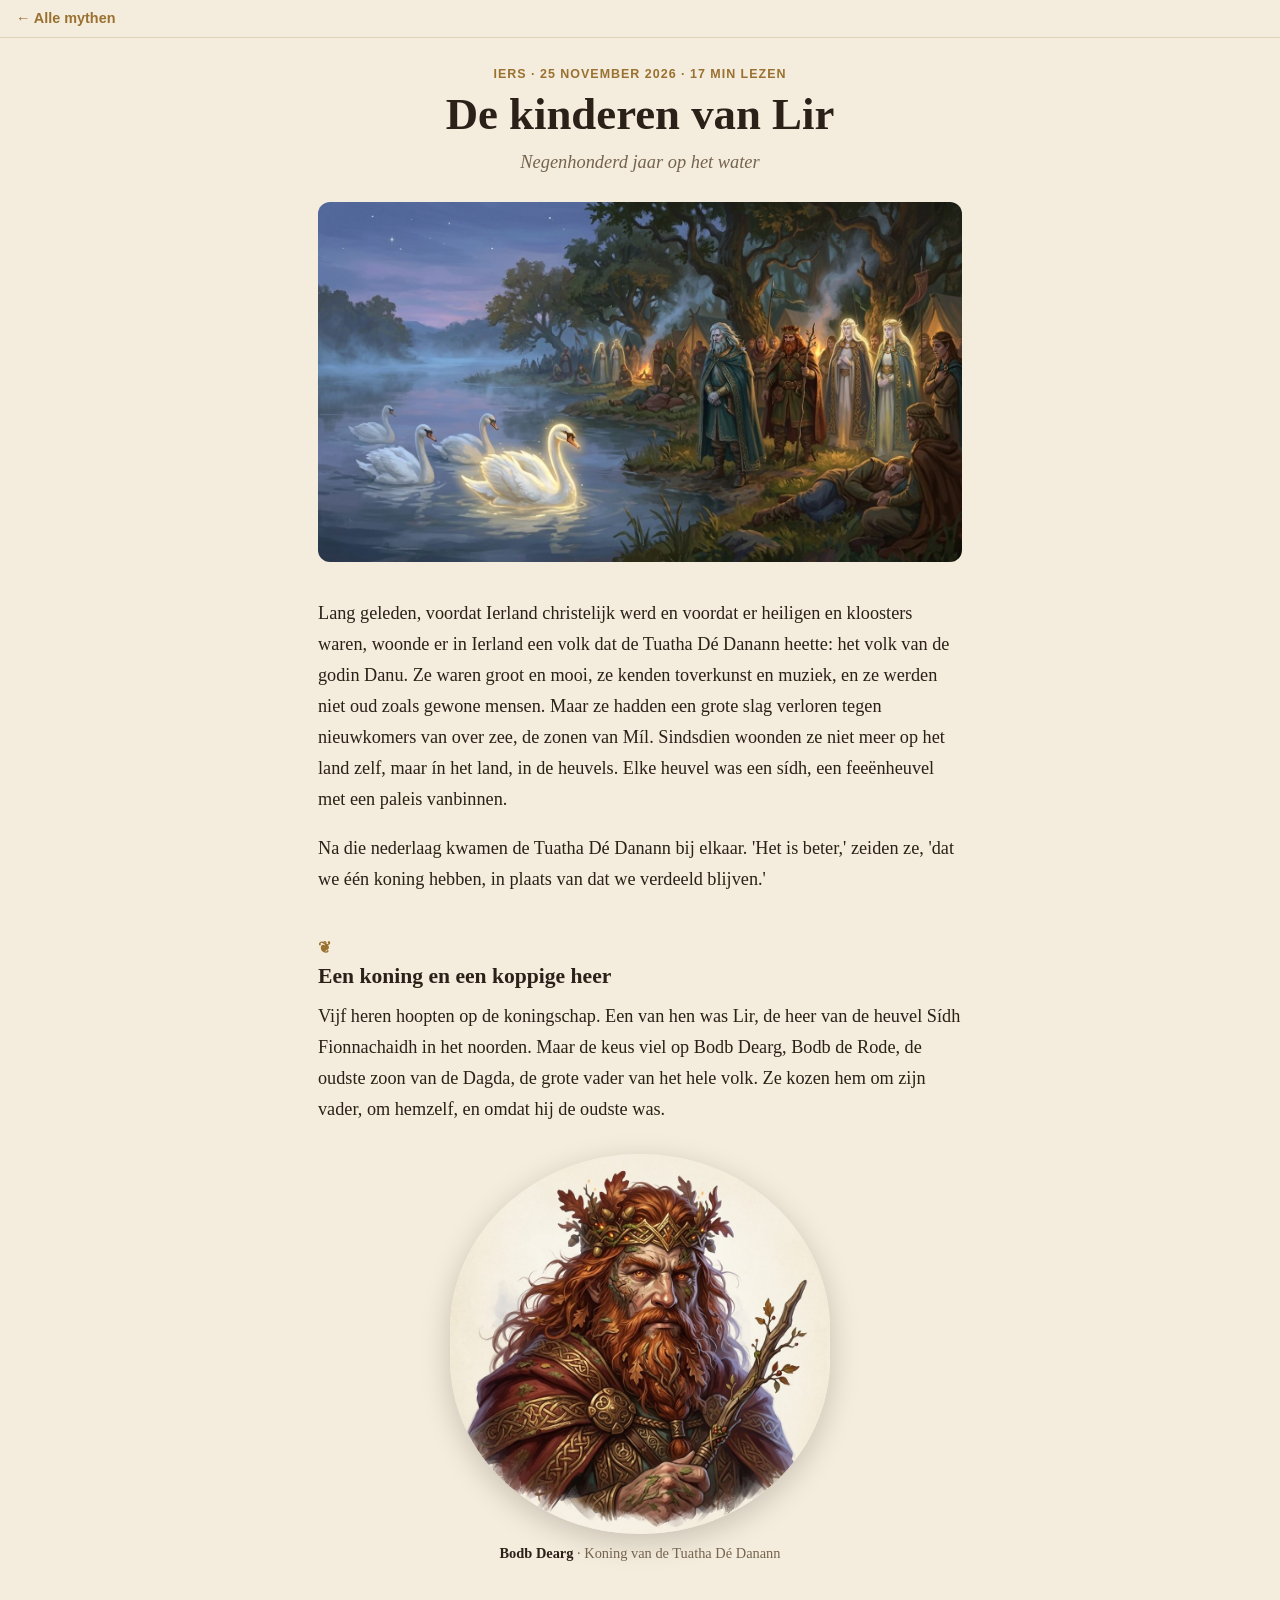
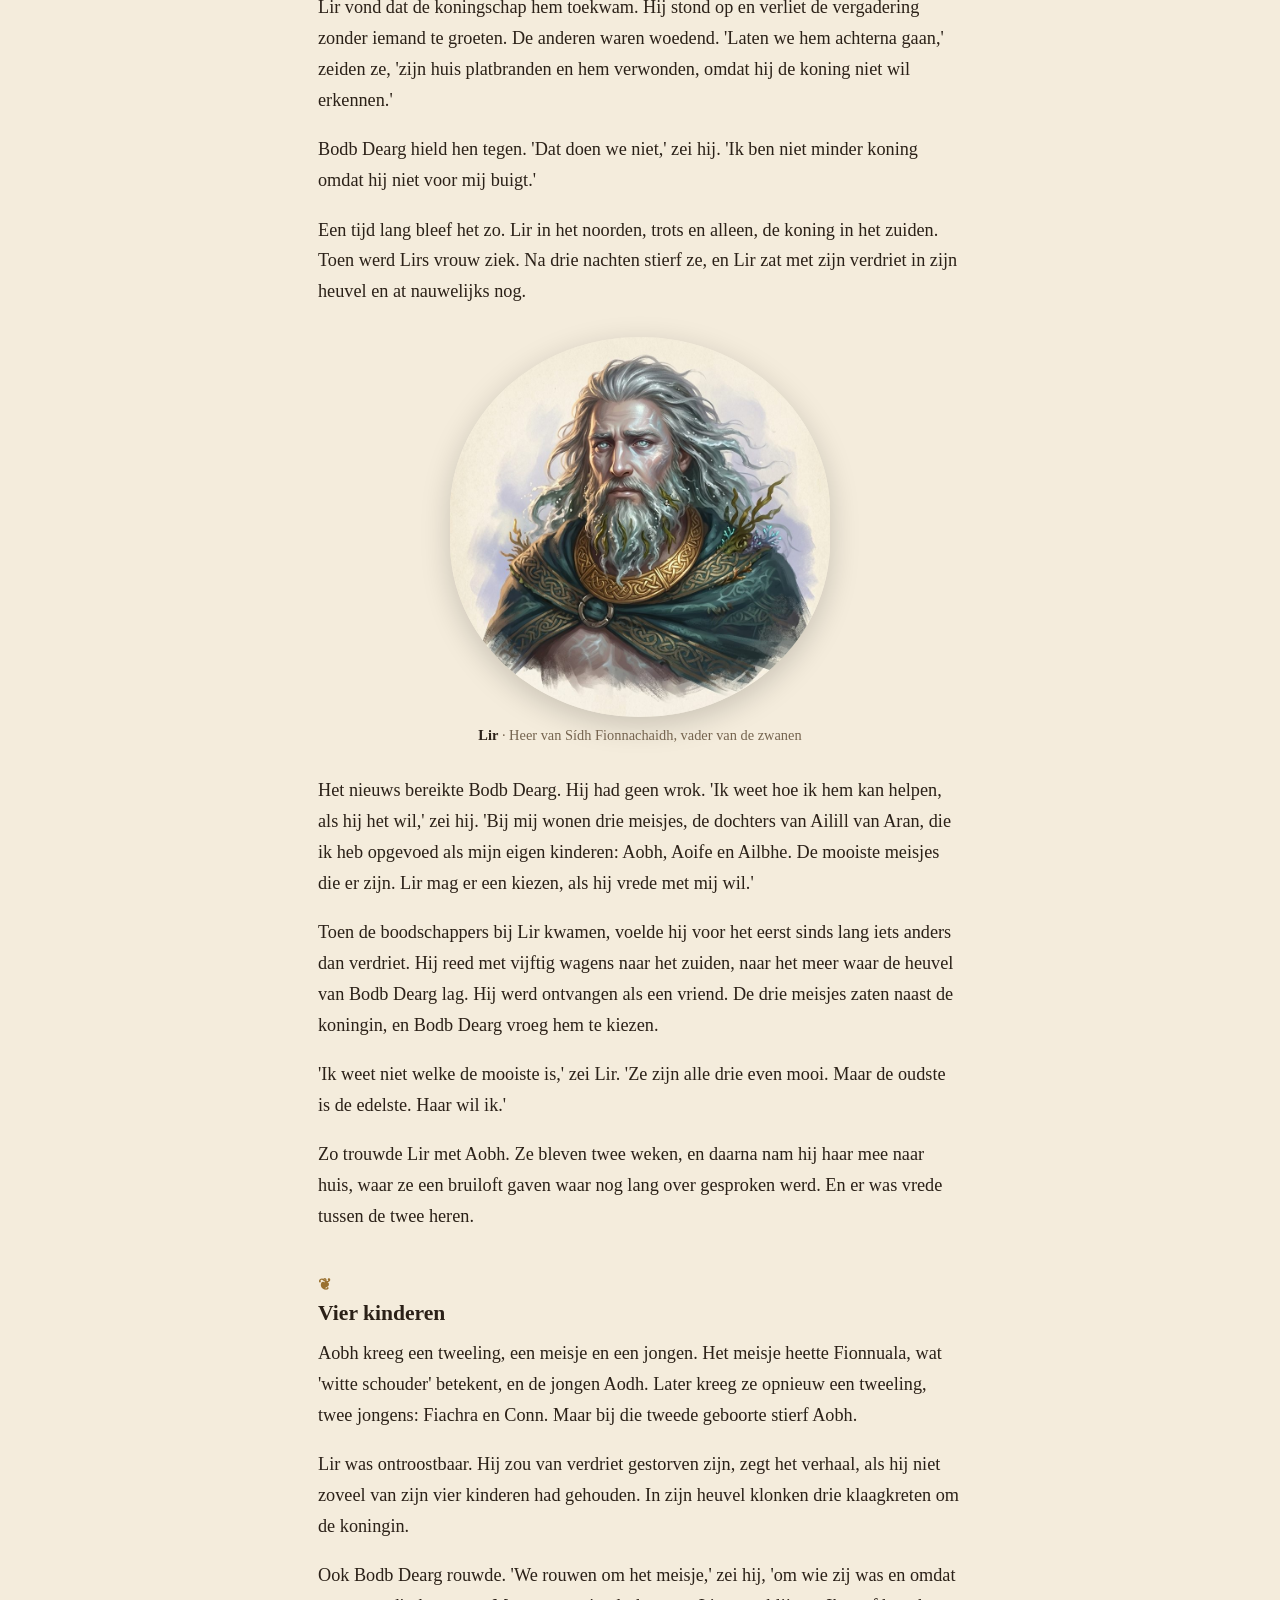
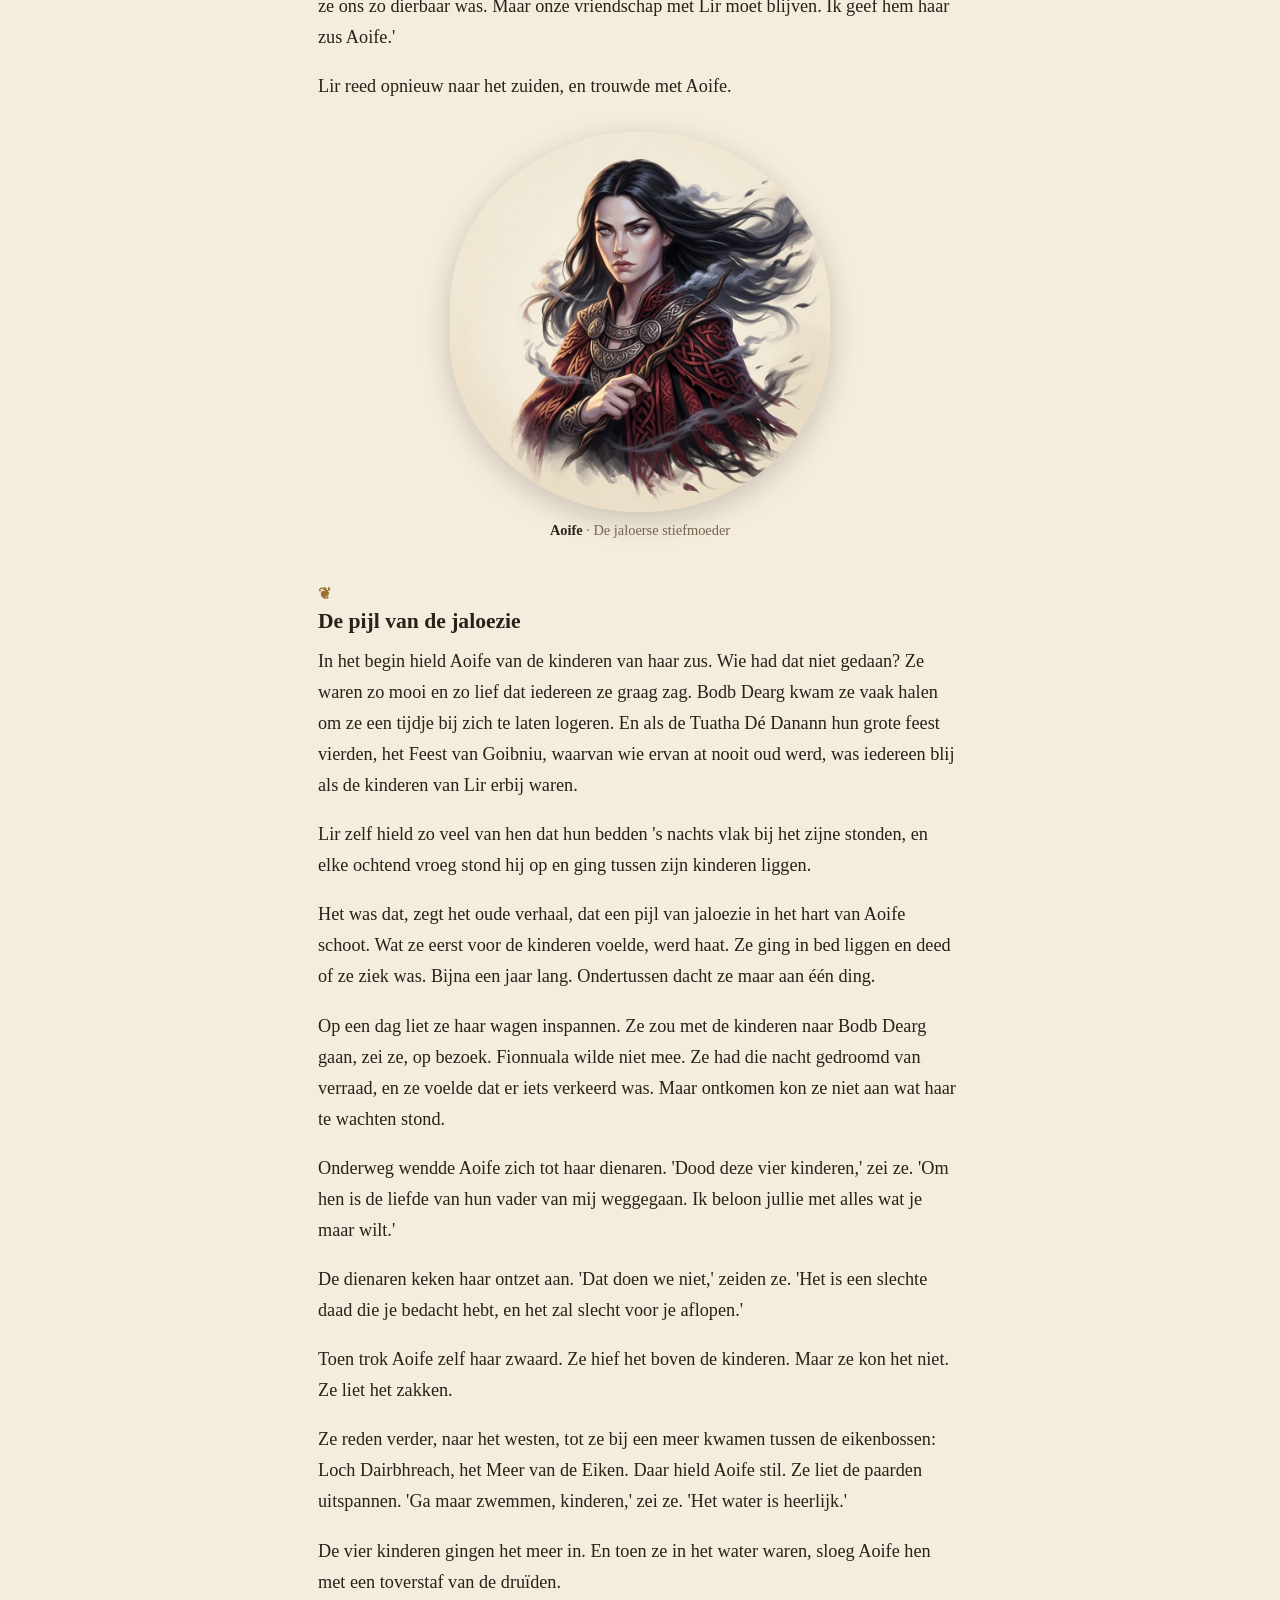
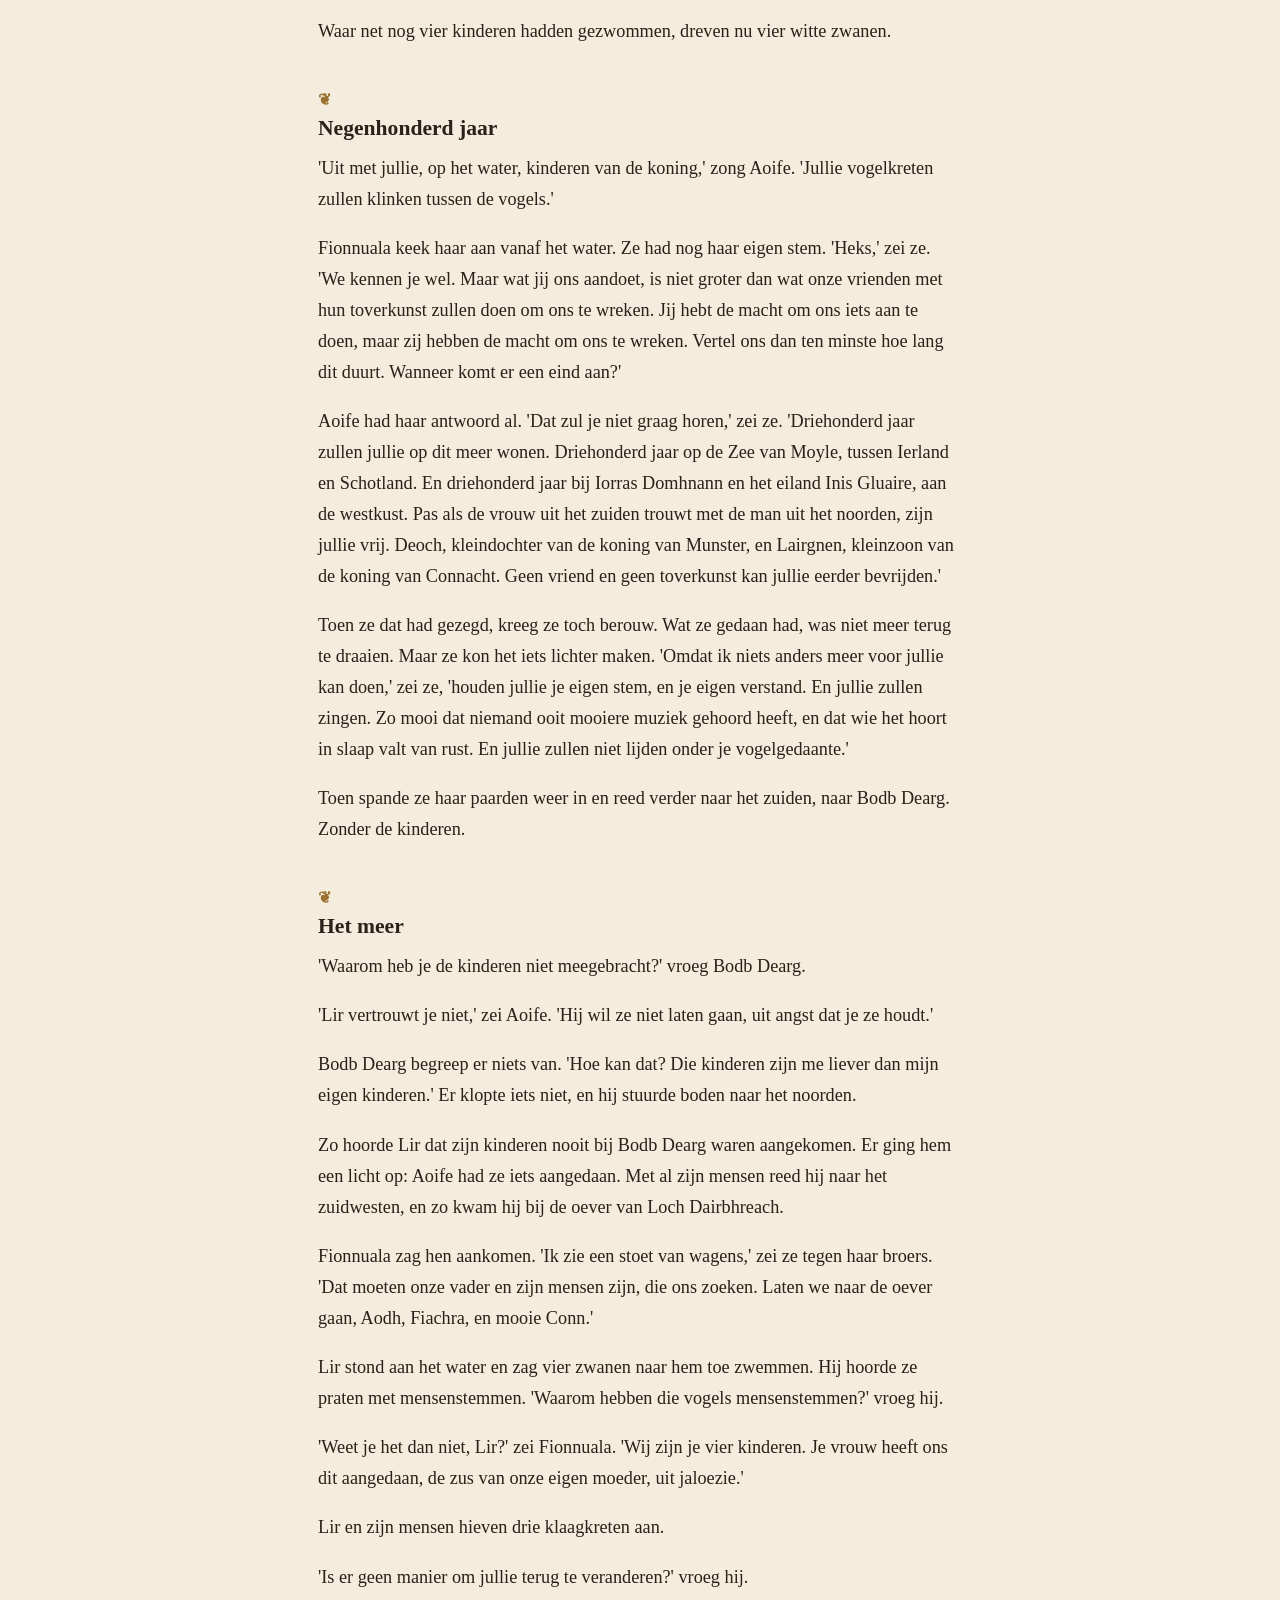
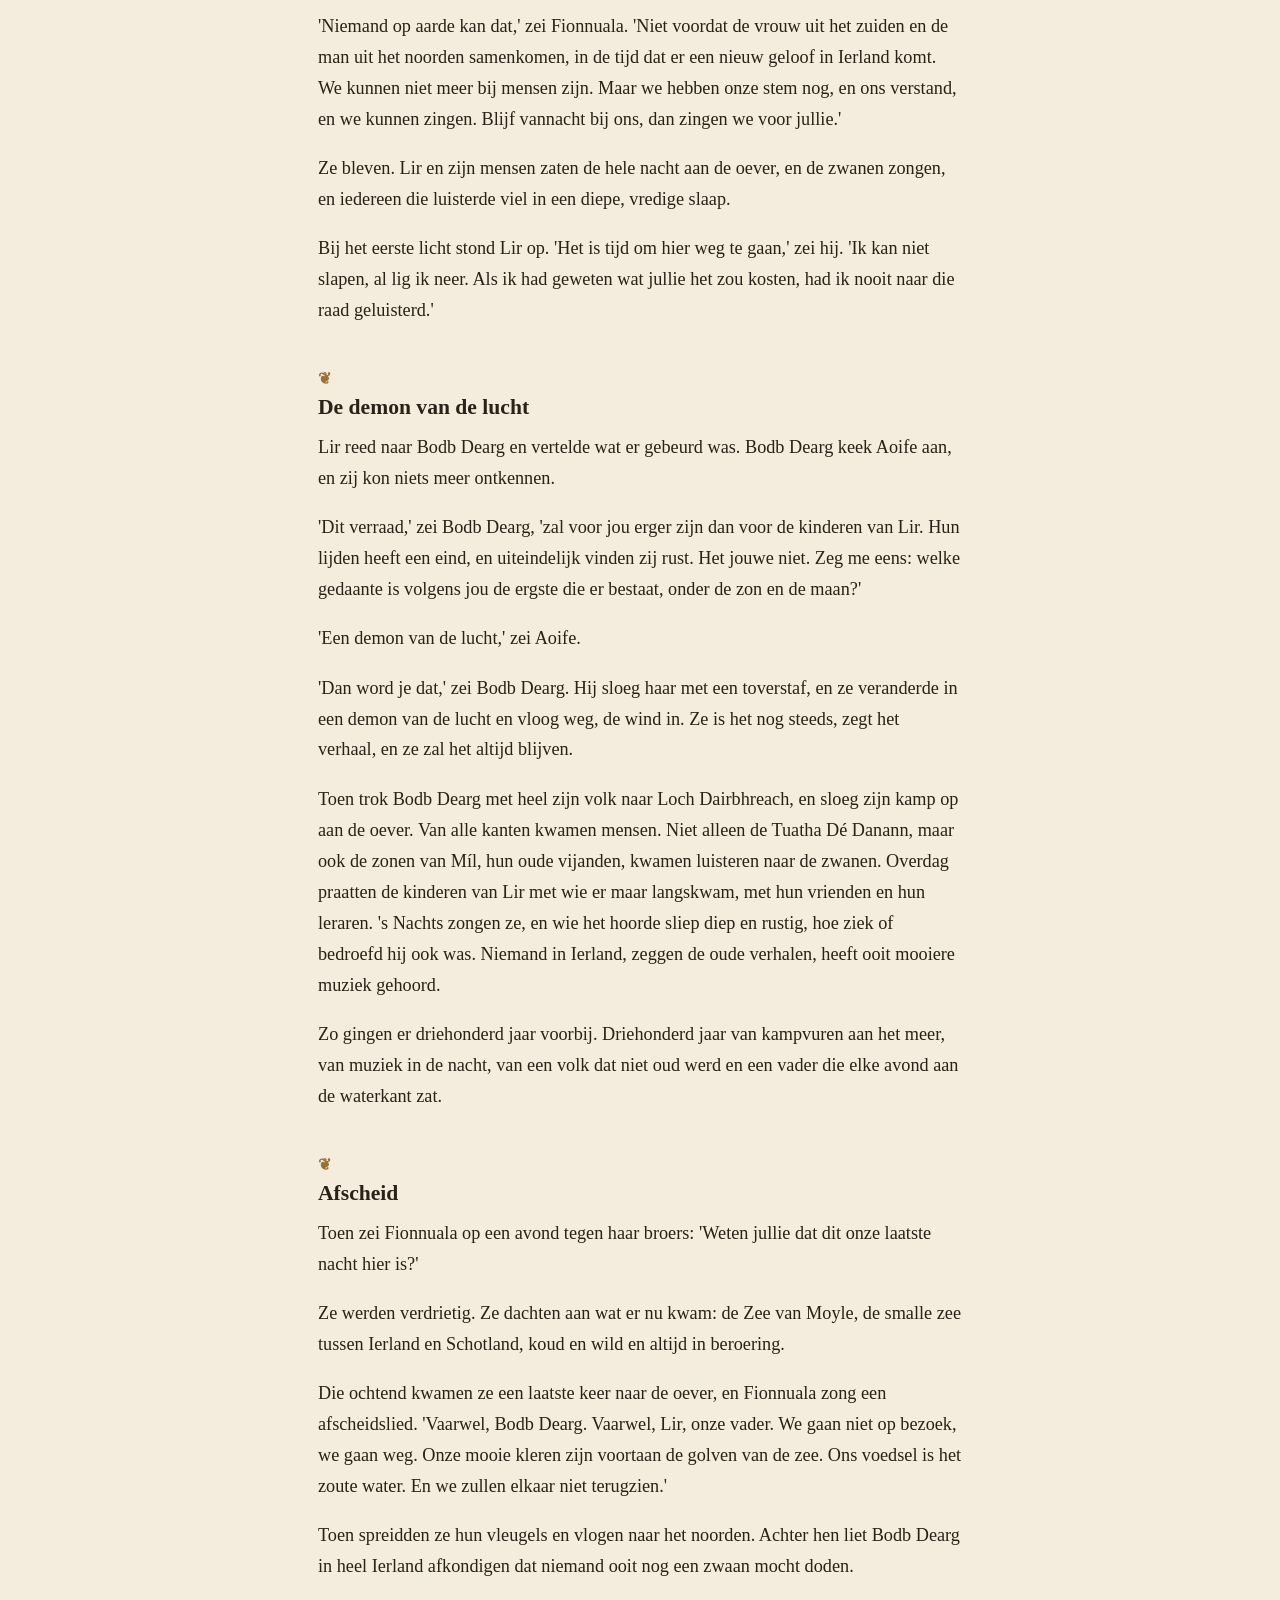
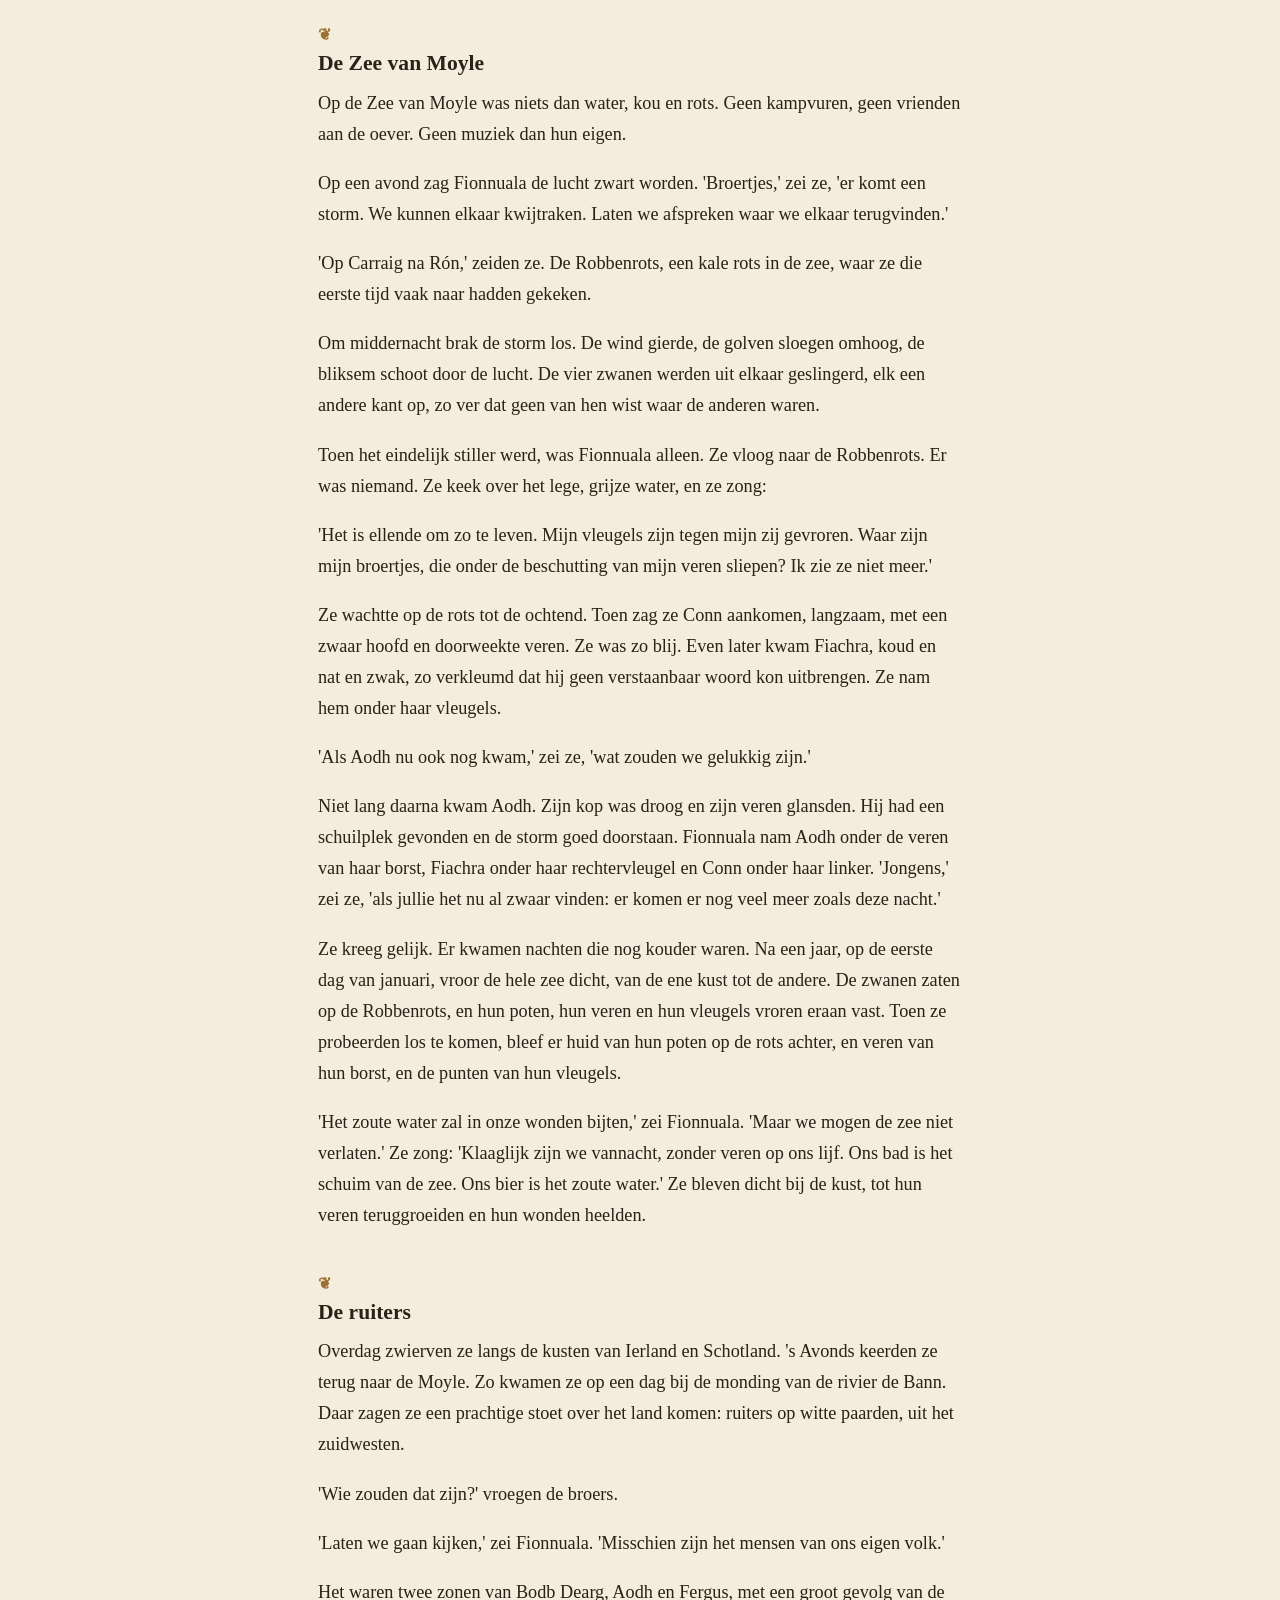
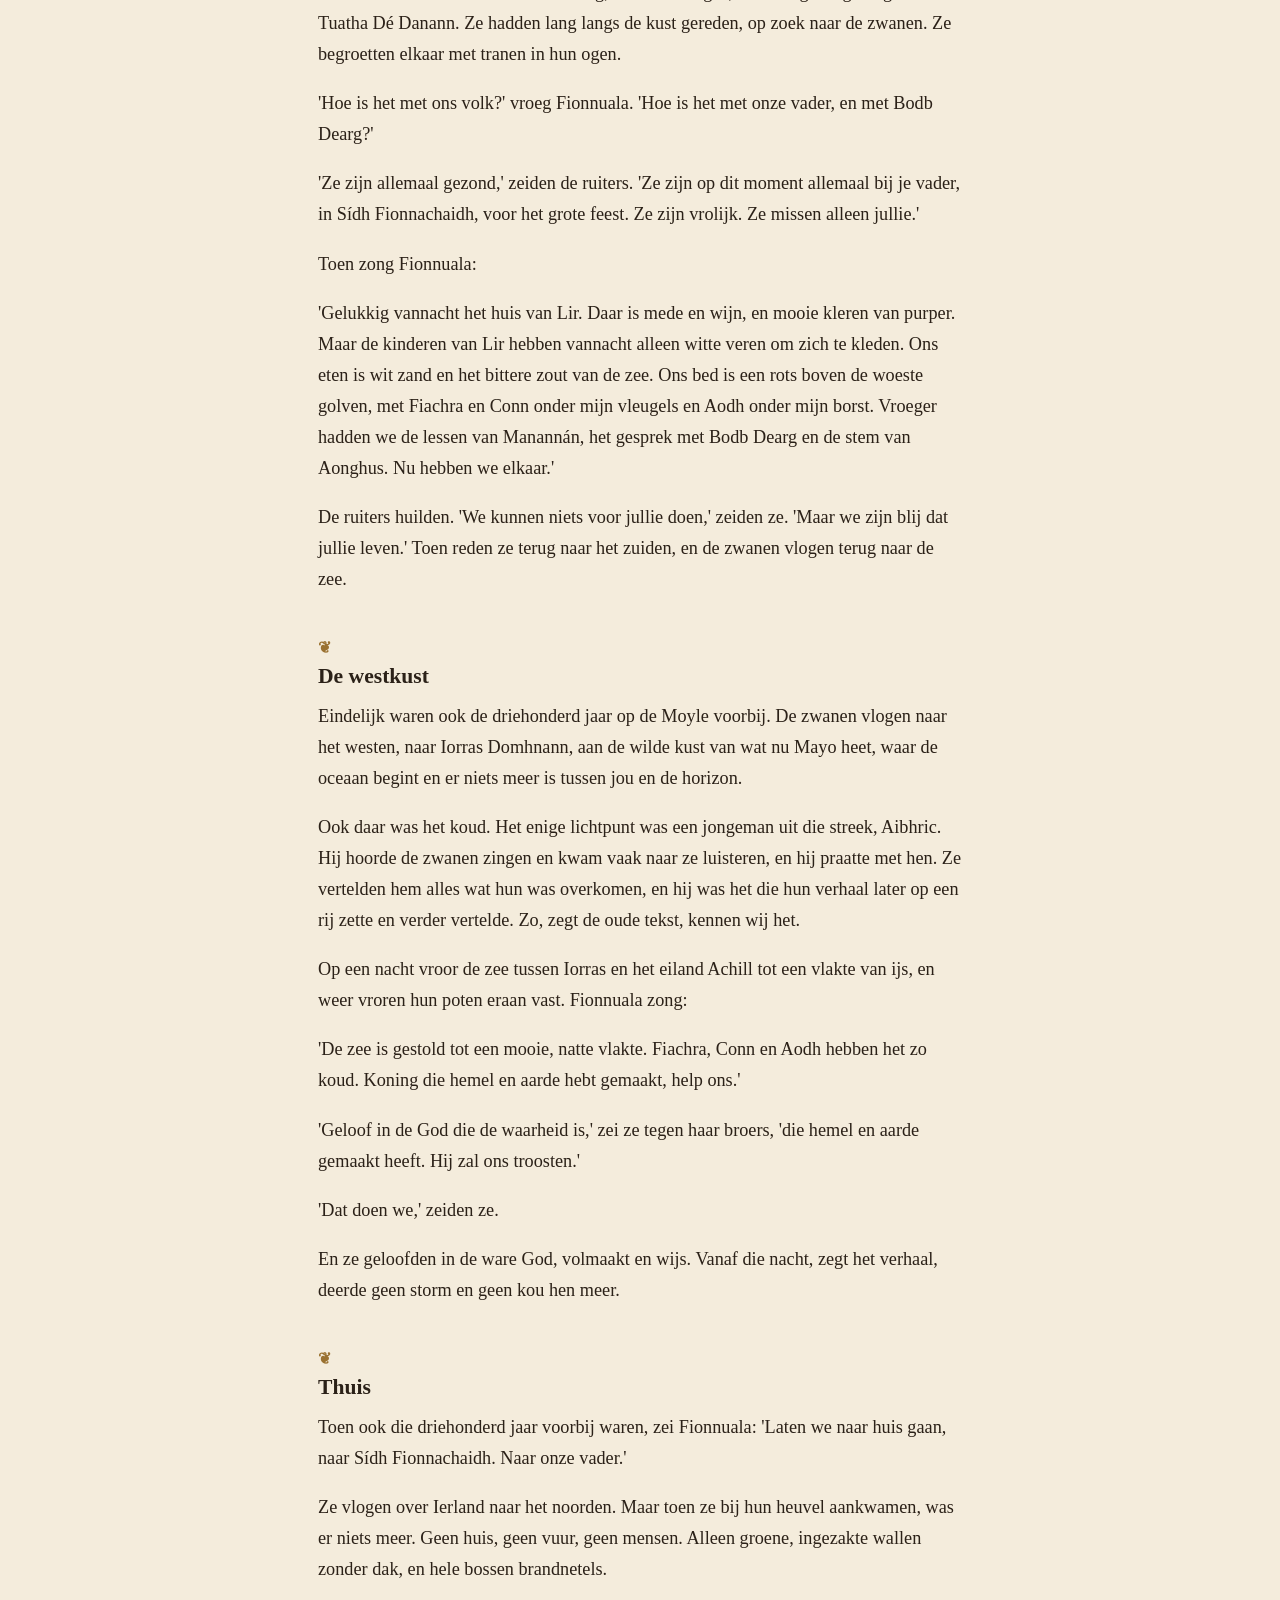
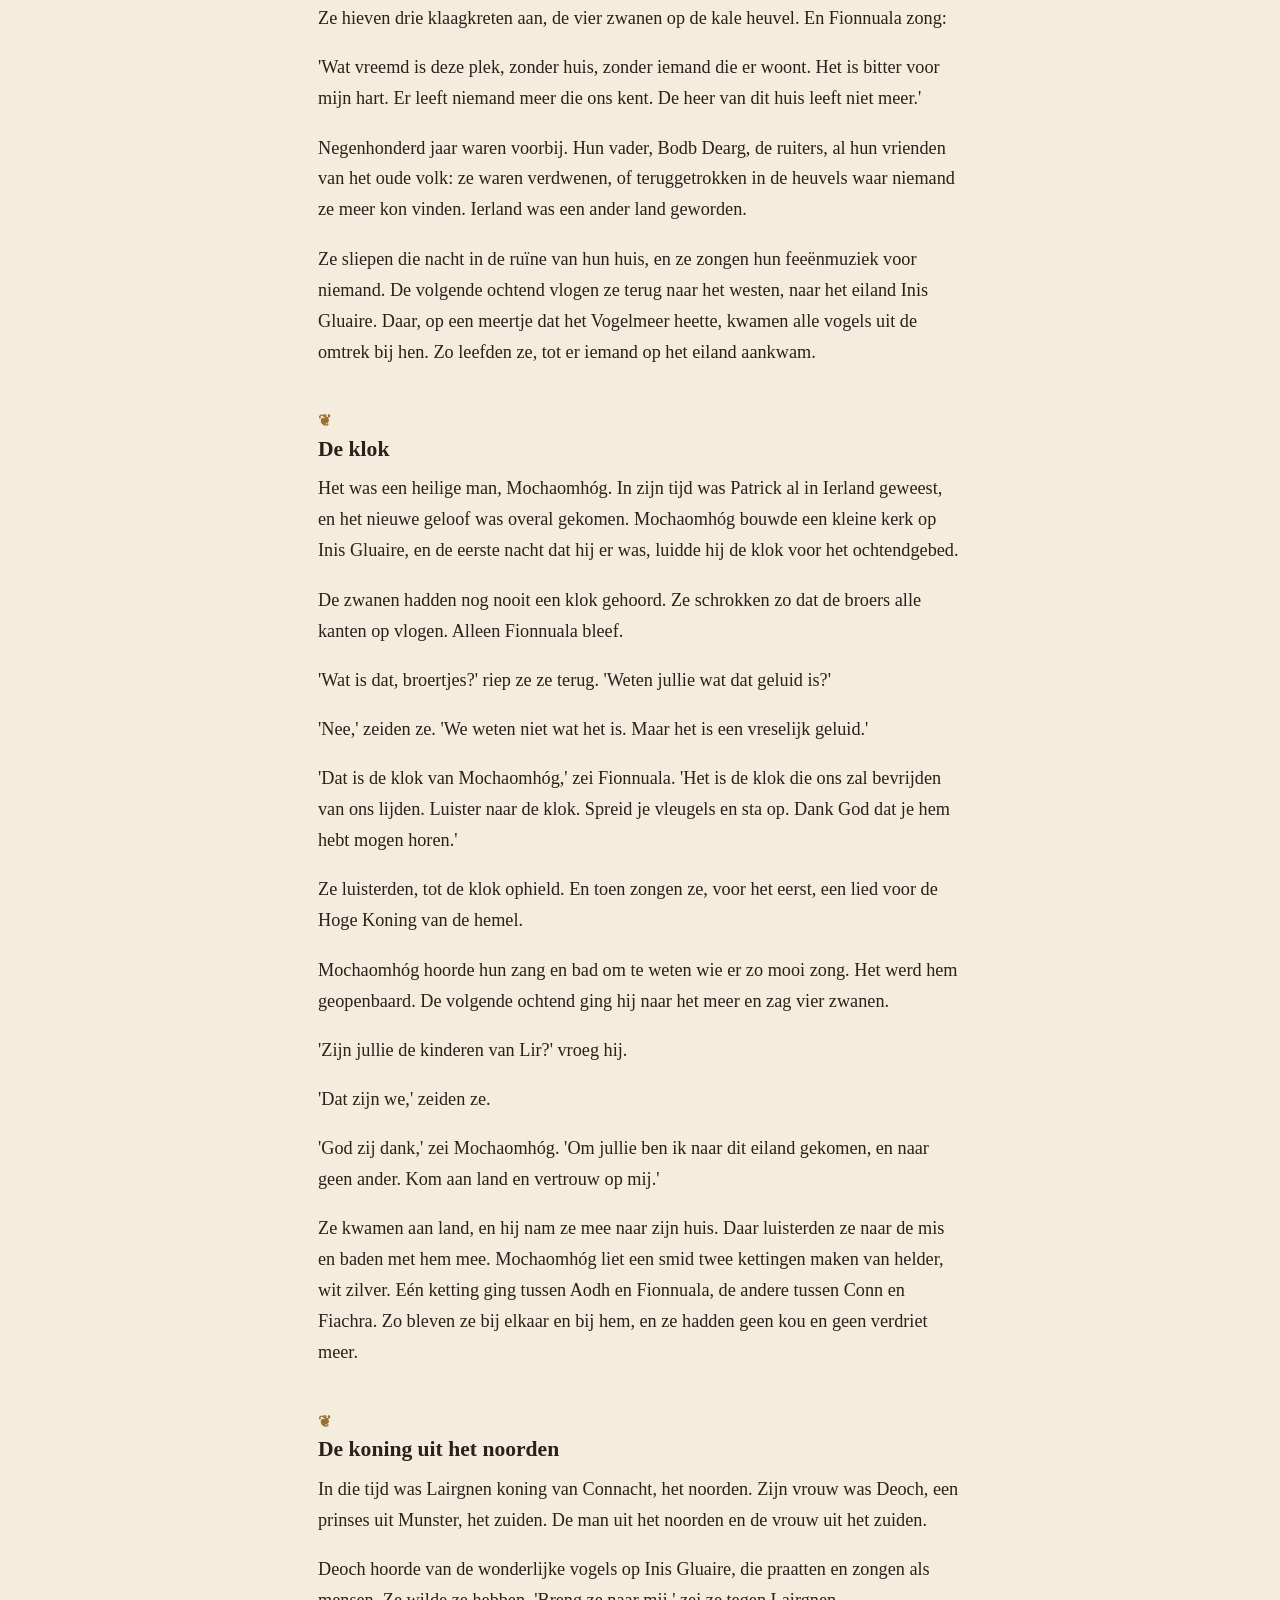
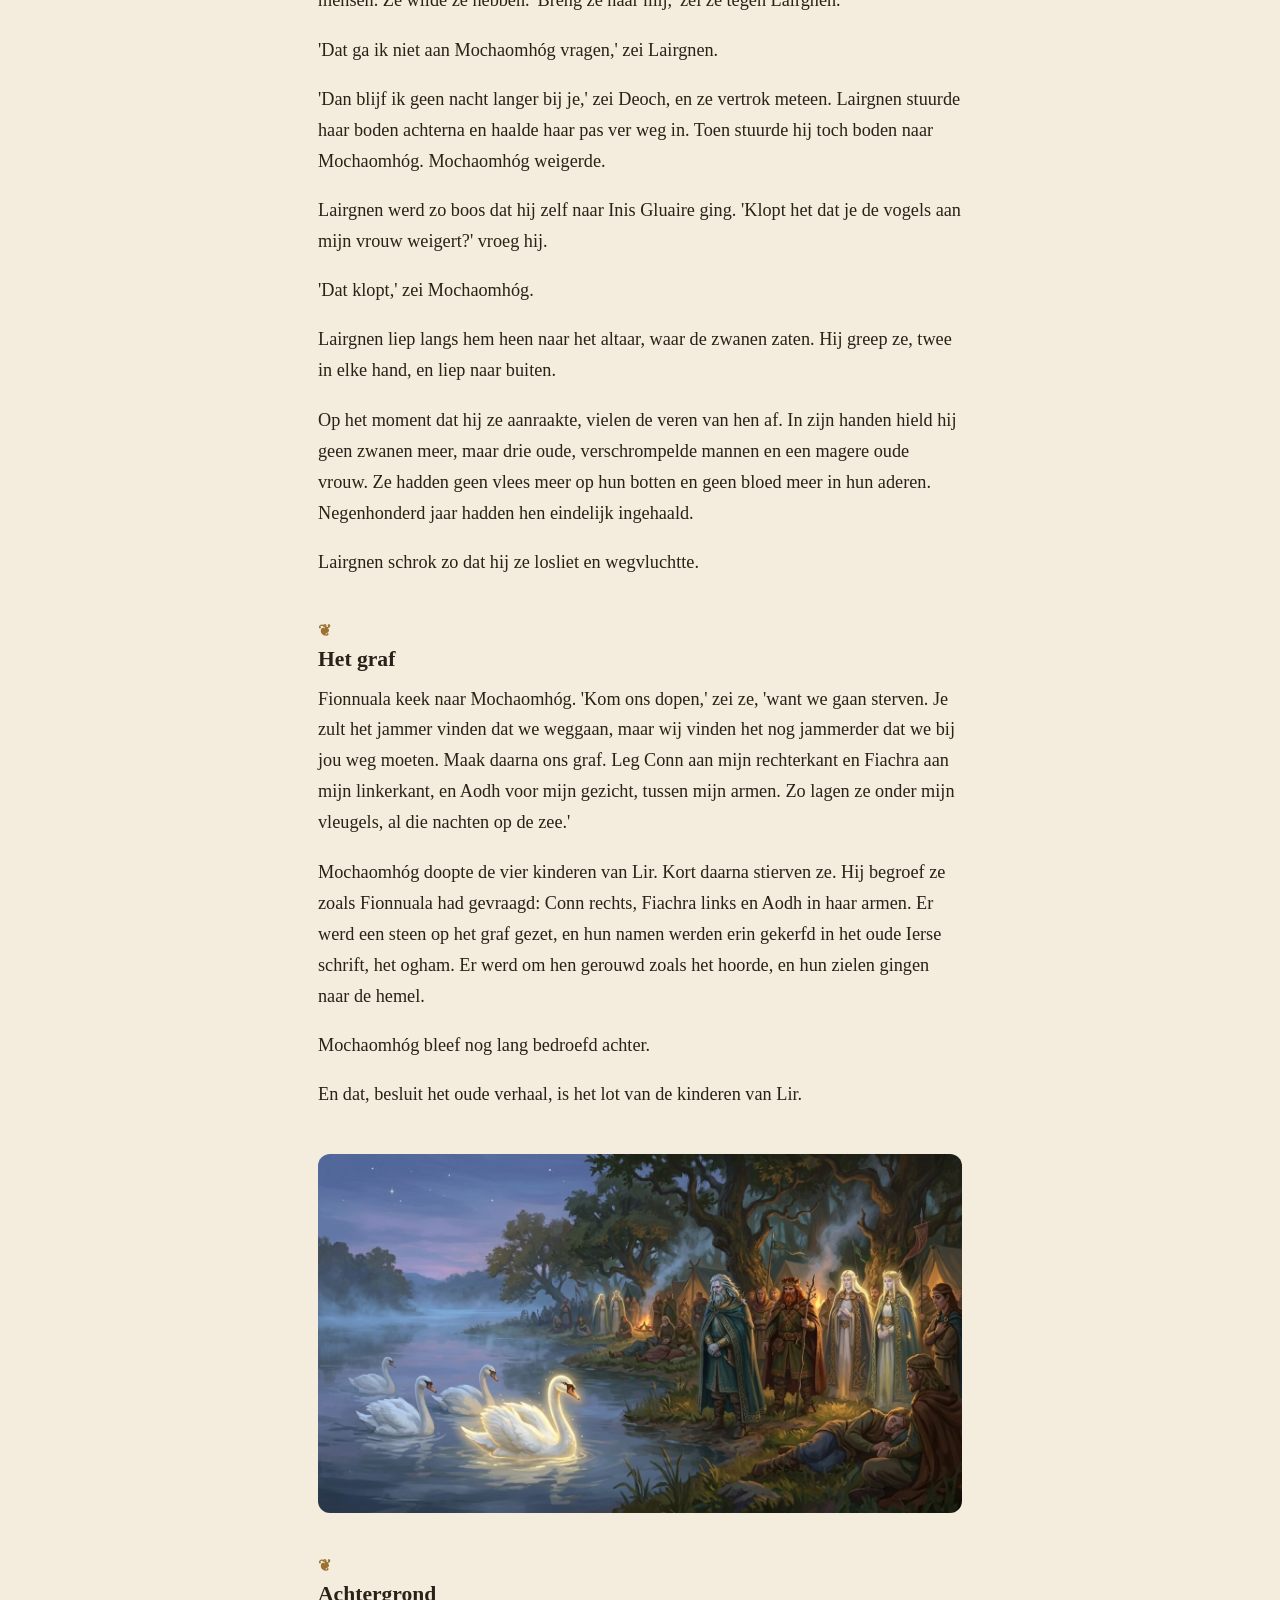
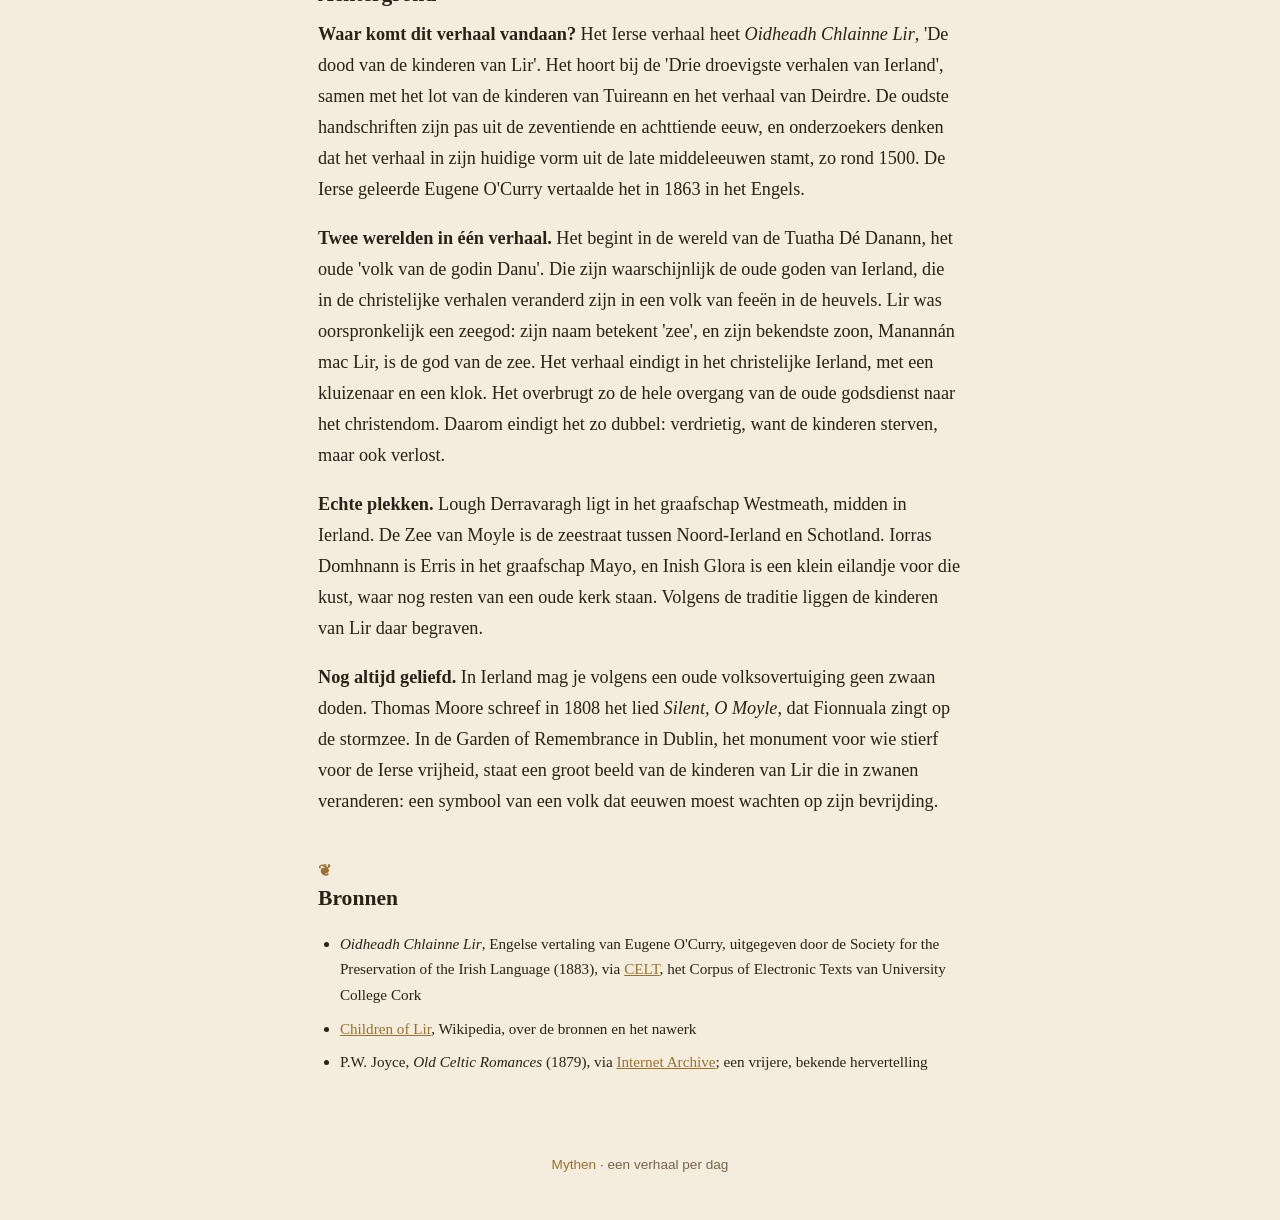
<file: verhalen/de-kinderen-van-lir.html>
<!doctype html>
<html lang="nl">
<head>
<meta charset="utf-8">
<meta name="viewport" content="width=device-width, initial-scale=1">
<title>De kinderen van Lir · Mythen</title>
<meta name="description" content="Uit jaloezie verandert de stiefmoeder van de vier kinderen van Lir hen in zwanen. Negenhonderd jaar zwerven ze over een meer, een stormzee en een kale westkust, tot er een klok luidt die ze nog nooit gehoord hebben. Een van de drie droevigste verhalen van Ierland.">
<meta name="author" content="Mythen">
<meta property="og:type" content="article">
<meta property="og:title" content="De kinderen van Lir">
<meta property="og:description" content="Uit jaloezie verandert de stiefmoeder van de vier kinderen van Lir hen in zwanen. Negenhonderd jaar zwerven ze over een meer, een stormzee en een kale westkust, tot er een klok luidt die ze nog nooit gehoord hebben. Een van de drie droevigste verhalen van Ierland.">
<meta property="og:image" content="https://simonbaijens.github.io/mythen/beelden/scenes/de-kinderen-van-lir.jpg">
<meta name="theme-color" content="#171310">
<link rel="stylesheet" href="../verhaal.css">
</head>
<body>
<nav class="terug"><a href="../">← Alle mythen</a></nav>
<article>
<header>
<p class="mythologie">Iers · <time datetime="2026-11-25">25 november 2026</time> · 17 min lezen</p>
<h1>De kinderen van Lir</h1>
<p class="ondertitel">Negenhonderd jaar op het water</p>
</header>
<figure class="scene"><img src="../beelden/scenes/de-kinderen-van-lir.jpg" alt="De kinderen van Lir" width="1400" height="788"></figure>
<p>Lang geleden, voordat Ierland christelijk werd en voordat er heiligen en kloosters waren, woonde er in Ierland een volk dat de Tuatha Dé Danann heette: het volk van de godin Danu. Ze waren groot en mooi, ze kenden toverkunst en muziek, en ze werden niet oud zoals gewone mensen. Maar ze hadden een grote slag verloren tegen nieuwkomers van over zee, de zonen van Míl. Sindsdien woonden ze niet meer op het land zelf, maar ín het land, in de heuvels. Elke heuvel was een sídh, een feeënheuvel met een paleis vanbinnen.</p>
<p>Na die nederlaag kwamen de Tuatha Dé Danann bij elkaar. 'Het is beter,' zeiden ze, 'dat we één koning hebben, in plaats van dat we verdeeld blijven.'</p>
<h2>Een koning en een koppige heer</h2>
<p>Vijf heren hoopten op de koningschap. Een van hen was Lir, de heer van de heuvel Sídh Fionnachaidh in het noorden. Maar de keus viel op Bodb Dearg, Bodb de Rode, de oudste zoon van de Dagda, de grote vader van het hele volk. Ze kozen hem om zijn vader, om hemzelf, en omdat hij de oudste was.</p>
<figure class="figuur" id="figuur-bodb-dearg"><img src="../beelden/figuren/bodb-dearg.jpg" alt="Bodb Dearg" width="900" height="900" loading="lazy"><figcaption><strong>Bodb Dearg</strong> · Koning van de Tuatha Dé Danann</figcaption></figure>
<p>Lir vond dat de koningschap hem toekwam. Hij stond op en verliet de vergadering zonder iemand te groeten. De anderen waren woedend. 'Laten we hem achterna gaan,' zeiden ze, 'zijn huis platbranden en hem verwonden, omdat hij de koning niet wil erkennen.'</p>
<p>Bodb Dearg hield hen tegen. 'Dat doen we niet,' zei hij. 'Ik ben niet minder koning omdat hij niet voor mij buigt.'</p>
<p>Een tijd lang bleef het zo. Lir in het noorden, trots en alleen, de koning in het zuiden. Toen werd Lirs vrouw ziek. Na drie nachten stierf ze, en Lir zat met zijn verdriet in zijn heuvel en at nauwelijks nog.</p>
<figure class="figuur" id="figuur-lir"><img src="../beelden/figuren/lir.jpg" alt="Lir" width="900" height="900" loading="lazy"><figcaption><strong>Lir</strong> · Heer van Sídh Fionnachaidh, vader van de zwanen</figcaption></figure>
<p>Het nieuws bereikte Bodb Dearg. Hij had geen wrok. 'Ik weet hoe ik hem kan helpen, als hij het wil,' zei hij. 'Bij mij wonen drie meisjes, de dochters van Ailill van Aran, die ik heb opgevoed als mijn eigen kinderen: Aobh, Aoife en Ailbhe. De mooiste meisjes die er zijn. Lir mag er een kiezen, als hij vrede met mij wil.'</p>
<p>Toen de boodschappers bij Lir kwamen, voelde hij voor het eerst sinds lang iets anders dan verdriet. Hij reed met vijftig wagens naar het zuiden, naar het meer waar de heuvel van Bodb Dearg lag. Hij werd ontvangen als een vriend. De drie meisjes zaten naast de koningin, en Bodb Dearg vroeg hem te kiezen.</p>
<p>'Ik weet niet welke de mooiste is,' zei Lir. 'Ze zijn alle drie even mooi. Maar de oudste is de edelste. Haar wil ik.'</p>
<p>Zo trouwde Lir met Aobh. Ze bleven twee weken, en daarna nam hij haar mee naar huis, waar ze een bruiloft gaven waar nog lang over gesproken werd. En er was vrede tussen de twee heren.</p>
<h2>Vier kinderen</h2>
<p>Aobh kreeg een tweeling, een meisje en een jongen. Het meisje heette Fionnuala, wat 'witte schouder' betekent, en de jongen Aodh. Later kreeg ze opnieuw een tweeling, twee jongens: Fiachra en Conn. Maar bij die tweede geboorte stierf Aobh.</p>
<p>Lir was ontroostbaar. Hij zou van verdriet gestorven zijn, zegt het verhaal, als hij niet zoveel van zijn vier kinderen had gehouden. In zijn heuvel klonken drie klaagkreten om de koningin.</p>
<p>Ook Bodb Dearg rouwde. 'We rouwen om het meisje,' zei hij, 'om wie zij was en omdat ze ons zo dierbaar was. Maar onze vriendschap met Lir moet blijven. Ik geef hem haar zus Aoife.'</p>
<p>Lir reed opnieuw naar het zuiden, en trouwde met Aoife.</p>
<figure class="figuur" id="figuur-aoife"><img src="../beelden/figuren/aoife.jpg" alt="Aoife" width="900" height="900" loading="lazy"><figcaption><strong>Aoife</strong> · De jaloerse stiefmoeder</figcaption></figure>
<h2>De pijl van de jaloezie</h2>
<p>In het begin hield Aoife van de kinderen van haar zus. Wie had dat niet gedaan? Ze waren zo mooi en zo lief dat iedereen ze graag zag. Bodb Dearg kwam ze vaak halen om ze een tijdje bij zich te laten logeren. En als de Tuatha Dé Danann hun grote feest vierden, het Feest van Goibniu, waarvan wie ervan at nooit oud werd, was iedereen blij als de kinderen van Lir erbij waren.</p>
<p>Lir zelf hield zo veel van hen dat hun bedden 's nachts vlak bij het zijne stonden, en elke ochtend vroeg stond hij op en ging tussen zijn kinderen liggen.</p>
<p>Het was dat, zegt het oude verhaal, dat een pijl van jaloezie in het hart van Aoife schoot. Wat ze eerst voor de kinderen voelde, werd haat. Ze ging in bed liggen en deed of ze ziek was. Bijna een jaar lang. Ondertussen dacht ze maar aan één ding.</p>
<p>Op een dag liet ze haar wagen inspannen. Ze zou met de kinderen naar Bodb Dearg gaan, zei ze, op bezoek. Fionnuala wilde niet mee. Ze had die nacht gedroomd van verraad, en ze voelde dat er iets verkeerd was. Maar ontkomen kon ze niet aan wat haar te wachten stond.</p>
<p>Onderweg wendde Aoife zich tot haar dienaren. 'Dood deze vier kinderen,' zei ze. 'Om hen is de liefde van hun vader van mij weggegaan. Ik beloon jullie met alles wat je maar wilt.'</p>
<p>De dienaren keken haar ontzet aan. 'Dat doen we niet,' zeiden ze. 'Het is een slechte daad die je bedacht hebt, en het zal slecht voor je aflopen.'</p>
<p>Toen trok Aoife zelf haar zwaard. Ze hief het boven de kinderen. Maar ze kon het niet. Ze liet het zakken.</p>
<p>Ze reden verder, naar het westen, tot ze bij een meer kwamen tussen de eikenbossen: Loch Dairbhreach, het Meer van de Eiken. Daar hield Aoife stil. Ze liet de paarden uitspannen. 'Ga maar zwemmen, kinderen,' zei ze. 'Het water is heerlijk.'</p>
<p>De vier kinderen gingen het meer in. En toen ze in het water waren, sloeg Aoife hen met een toverstaf van de druïden.</p>
<p>Waar net nog vier kinderen hadden gezwommen, dreven nu vier witte zwanen.</p>
<h2>Negenhonderd jaar</h2>
<p>'Uit met jullie, op het water, kinderen van de koning,' zong Aoife. 'Jullie vogelkreten zullen klinken tussen de vogels.'</p>
<p>Fionnuala keek haar aan vanaf het water. Ze had nog haar eigen stem. 'Heks,' zei ze. 'We kennen je wel. Maar wat jij ons aandoet, is niet groter dan wat onze vrienden met hun toverkunst zullen doen om ons te wreken. Jij hebt de macht om ons iets aan te doen, maar zij hebben de macht om ons te wreken. Vertel ons dan ten minste hoe lang dit duurt. Wanneer komt er een eind aan?'</p>
<p>Aoife had haar antwoord al. 'Dat zul je niet graag horen,' zei ze. 'Driehonderd jaar zullen jullie op dit meer wonen. Driehonderd jaar op de Zee van Moyle, tussen Ierland en Schotland. En driehonderd jaar bij Iorras Domhnann en het eiland Inis Gluaire, aan de westkust. Pas als de vrouw uit het zuiden trouwt met de man uit het noorden, zijn jullie vrij. Deoch, kleindochter van de koning van Munster, en Lairgnen, kleinzoon van de koning van Connacht. Geen vriend en geen toverkunst kan jullie eerder bevrijden.'</p>
<p>Toen ze dat had gezegd, kreeg ze toch berouw. Wat ze gedaan had, was niet meer terug te draaien. Maar ze kon het iets lichter maken. 'Omdat ik niets anders meer voor jullie kan doen,' zei ze, 'houden jullie je eigen stem, en je eigen verstand. En jullie zullen zingen. Zo mooi dat niemand ooit mooiere muziek gehoord heeft, en dat wie het hoort in slaap valt van rust. En jullie zullen niet lijden onder je vogelgedaante.'</p>
<p>Toen spande ze haar paarden weer in en reed verder naar het zuiden, naar Bodb Dearg. Zonder de kinderen.</p>
<h2>Het meer</h2>
<p>'Waarom heb je de kinderen niet meegebracht?' vroeg Bodb Dearg.</p>
<p>'Lir vertrouwt je niet,' zei Aoife. 'Hij wil ze niet laten gaan, uit angst dat je ze houdt.'</p>
<p>Bodb Dearg begreep er niets van. 'Hoe kan dat? Die kinderen zijn me liever dan mijn eigen kinderen.' Er klopte iets niet, en hij stuurde boden naar het noorden.</p>
<p>Zo hoorde Lir dat zijn kinderen nooit bij Bodb Dearg waren aangekomen. Er ging hem een licht op: Aoife had ze iets aangedaan. Met al zijn mensen reed hij naar het zuidwesten, en zo kwam hij bij de oever van Loch Dairbhreach.</p>
<p>Fionnuala zag hen aankomen. 'Ik zie een stoet van wagens,' zei ze tegen haar broers. 'Dat moeten onze vader en zijn mensen zijn, die ons zoeken. Laten we naar de oever gaan, Aodh, Fiachra, en mooie Conn.'</p>
<p>Lir stond aan het water en zag vier zwanen naar hem toe zwemmen. Hij hoorde ze praten met mensenstemmen. 'Waarom hebben die vogels mensenstemmen?' vroeg hij.</p>
<p>'Weet je het dan niet, Lir?' zei Fionnuala. 'Wij zijn je vier kinderen. Je vrouw heeft ons dit aangedaan, de zus van onze eigen moeder, uit jaloezie.'</p>
<p>Lir en zijn mensen hieven drie klaagkreten aan.</p>
<p>'Is er geen manier om jullie terug te veranderen?' vroeg hij.</p>
<p>'Niemand op aarde kan dat,' zei Fionnuala. 'Niet voordat de vrouw uit het zuiden en de man uit het noorden samenkomen, in de tijd dat er een nieuw geloof in Ierland komt. We kunnen niet meer bij mensen zijn. Maar we hebben onze stem nog, en ons verstand, en we kunnen zingen. Blijf vannacht bij ons, dan zingen we voor jullie.'</p>
<p>Ze bleven. Lir en zijn mensen zaten de hele nacht aan de oever, en de zwanen zongen, en iedereen die luisterde viel in een diepe, vredige slaap.</p>
<p>Bij het eerste licht stond Lir op. 'Het is tijd om hier weg te gaan,' zei hij. 'Ik kan niet slapen, al lig ik neer. Als ik had geweten wat jullie het zou kosten, had ik nooit naar die raad geluisterd.'</p>
<h2>De demon van de lucht</h2>
<p>Lir reed naar Bodb Dearg en vertelde wat er gebeurd was. Bodb Dearg keek Aoife aan, en zij kon niets meer ontkennen.</p>
<p>'Dit verraad,' zei Bodb Dearg, 'zal voor jou erger zijn dan voor de kinderen van Lir. Hun lijden heeft een eind, en uiteindelijk vinden zij rust. Het jouwe niet. Zeg me eens: welke gedaante is volgens jou de ergste die er bestaat, onder de zon en de maan?'</p>
<p>'Een demon van de lucht,' zei Aoife.</p>
<p>'Dan word je dat,' zei Bodb Dearg. Hij sloeg haar met een toverstaf, en ze veranderde in een demon van de lucht en vloog weg, de wind in. Ze is het nog steeds, zegt het verhaal, en ze zal het altijd blijven.</p>
<p>Toen trok Bodb Dearg met heel zijn volk naar Loch Dairbhreach, en sloeg zijn kamp op aan de oever. Van alle kanten kwamen mensen. Niet alleen de Tuatha Dé Danann, maar ook de zonen van Míl, hun oude vijanden, kwamen luisteren naar de zwanen. Overdag praatten de kinderen van Lir met wie er maar langskwam, met hun vrienden en hun leraren. 's Nachts zongen ze, en wie het hoorde sliep diep en rustig, hoe ziek of bedroefd hij ook was. Niemand in Ierland, zeggen de oude verhalen, heeft ooit mooiere muziek gehoord.</p>
<p>Zo gingen er driehonderd jaar voorbij. Driehonderd jaar van kampvuren aan het meer, van muziek in de nacht, van een volk dat niet oud werd en een vader die elke avond aan de waterkant zat.</p>
<h2>Afscheid</h2>
<p>Toen zei Fionnuala op een avond tegen haar broers: 'Weten jullie dat dit onze laatste nacht hier is?'</p>
<p>Ze werden verdrietig. Ze dachten aan wat er nu kwam: de Zee van Moyle, de smalle zee tussen Ierland en Schotland, koud en wild en altijd in beroering.</p>
<p>Die ochtend kwamen ze een laatste keer naar de oever, en Fionnuala zong een afscheidslied. 'Vaarwel, Bodb Dearg. Vaarwel, Lir, onze vader. We gaan niet op bezoek, we gaan weg. Onze mooie kleren zijn voortaan de golven van de zee. Ons voedsel is het zoute water. En we zullen elkaar niet terugzien.'</p>
<p>Toen spreidden ze hun vleugels en vlogen naar het noorden. Achter hen liet Bodb Dearg in heel Ierland afkondigen dat niemand ooit nog een zwaan mocht doden.</p>
<h2>De Zee van Moyle</h2>
<p>Op de Zee van Moyle was niets dan water, kou en rots. Geen kampvuren, geen vrienden aan de oever. Geen muziek dan hun eigen.</p>
<p>Op een avond zag Fionnuala de lucht zwart worden. 'Broertjes,' zei ze, 'er komt een storm. We kunnen elkaar kwijtraken. Laten we afspreken waar we elkaar terugvinden.'</p>
<p>'Op Carraig na Rón,' zeiden ze. De Robbenrots, een kale rots in de zee, waar ze die eerste tijd vaak naar hadden gekeken.</p>
<p>Om middernacht brak de storm los. De wind gierde, de golven sloegen omhoog, de bliksem schoot door de lucht. De vier zwanen werden uit elkaar geslingerd, elk een andere kant op, zo ver dat geen van hen wist waar de anderen waren.</p>
<p>Toen het eindelijk stiller werd, was Fionnuala alleen. Ze vloog naar de Robbenrots. Er was niemand. Ze keek over het lege, grijze water, en ze zong:</p>
<p>'Het is ellende om zo te leven. Mijn vleugels zijn tegen mijn zij gevroren. Waar zijn mijn broertjes, die onder de beschutting van mijn veren sliepen? Ik zie ze niet meer.'</p>
<p>Ze wachtte op de rots tot de ochtend. Toen zag ze Conn aankomen, langzaam, met een zwaar hoofd en doorweekte veren. Ze was zo blij. Even later kwam Fiachra, koud en nat en zwak, zo verkleumd dat hij geen verstaanbaar woord kon uitbrengen. Ze nam hem onder haar vleugels.</p>
<p>'Als Aodh nu ook nog kwam,' zei ze, 'wat zouden we gelukkig zijn.'</p>
<p>Niet lang daarna kwam Aodh. Zijn kop was droog en zijn veren glansden. Hij had een schuilplek gevonden en de storm goed doorstaan. Fionnuala nam Aodh onder de veren van haar borst, Fiachra onder haar rechtervleugel en Conn onder haar linker. 'Jongens,' zei ze, 'als jullie het nu al zwaar vinden: er komen er nog veel meer zoals deze nacht.'</p>
<p>Ze kreeg gelijk. Er kwamen nachten die nog kouder waren. Na een jaar, op de eerste dag van januari, vroor de hele zee dicht, van de ene kust tot de andere. De zwanen zaten op de Robbenrots, en hun poten, hun veren en hun vleugels vroren eraan vast. Toen ze probeerden los te komen, bleef er huid van hun poten op de rots achter, en veren van hun borst, en de punten van hun vleugels.</p>
<p>'Het zoute water zal in onze wonden bijten,' zei Fionnuala. 'Maar we mogen de zee niet verlaten.' Ze zong: 'Klaaglijk zijn we vannacht, zonder veren op ons lijf. Ons bad is het schuim van de zee. Ons bier is het zoute water.' Ze bleven dicht bij de kust, tot hun veren teruggroeiden en hun wonden heelden.</p>
<h2>De ruiters</h2>
<p>Overdag zwierven ze langs de kusten van Ierland en Schotland. 's Avonds keerden ze terug naar de Moyle. Zo kwamen ze op een dag bij de monding van de rivier de Bann. Daar zagen ze een prachtige stoet over het land komen: ruiters op witte paarden, uit het zuidwesten.</p>
<p>'Wie zouden dat zijn?' vroegen de broers.</p>
<p>'Laten we gaan kijken,' zei Fionnuala. 'Misschien zijn het mensen van ons eigen volk.'</p>
<p>Het waren twee zonen van Bodb Dearg, Aodh en Fergus, met een groot gevolg van de Tuatha Dé Danann. Ze hadden lang langs de kust gereden, op zoek naar de zwanen. Ze begroetten elkaar met tranen in hun ogen.</p>
<p>'Hoe is het met ons volk?' vroeg Fionnuala. 'Hoe is het met onze vader, en met Bodb Dearg?'</p>
<p>'Ze zijn allemaal gezond,' zeiden de ruiters. 'Ze zijn op dit moment allemaal bij je vader, in Sídh Fionnachaidh, voor het grote feest. Ze zijn vrolijk. Ze missen alleen jullie.'</p>
<p>Toen zong Fionnuala:</p>
<p>'Gelukkig vannacht het huis van Lir. Daar is mede en wijn, en mooie kleren van purper. Maar de kinderen van Lir hebben vannacht alleen witte veren om zich te kleden. Ons eten is wit zand en het bittere zout van de zee. Ons bed is een rots boven de woeste golven, met Fiachra en Conn onder mijn vleugels en Aodh onder mijn borst. Vroeger hadden we de lessen van Manannán, het gesprek met Bodb Dearg en de stem van Aonghus. Nu hebben we elkaar.'</p>
<p>De ruiters huilden. 'We kunnen niets voor jullie doen,' zeiden ze. 'Maar we zijn blij dat jullie leven.' Toen reden ze terug naar het zuiden, en de zwanen vlogen terug naar de zee.</p>
<h2>De westkust</h2>
<p>Eindelijk waren ook de driehonderd jaar op de Moyle voorbij. De zwanen vlogen naar het westen, naar Iorras Domhnann, aan de wilde kust van wat nu Mayo heet, waar de oceaan begint en er niets meer is tussen jou en de horizon.</p>
<p>Ook daar was het koud. Het enige lichtpunt was een jongeman uit die streek, Aibhric. Hij hoorde de zwanen zingen en kwam vaak naar ze luisteren, en hij praatte met hen. Ze vertelden hem alles wat hun was overkomen, en hij was het die hun verhaal later op een rij zette en verder vertelde. Zo, zegt de oude tekst, kennen wij het.</p>
<p>Op een nacht vroor de zee tussen Iorras en het eiland Achill tot een vlakte van ijs, en weer vroren hun poten eraan vast. Fionnuala zong:</p>
<p>'De zee is gestold tot een mooie, natte vlakte. Fiachra, Conn en Aodh hebben het zo koud. Koning die hemel en aarde hebt gemaakt, help ons.'</p>
<p>'Geloof in de God die de waarheid is,' zei ze tegen haar broers, 'die hemel en aarde gemaakt heeft. Hij zal ons troosten.'</p>
<p>'Dat doen we,' zeiden ze.</p>
<p>En ze geloofden in de ware God, volmaakt en wijs. Vanaf die nacht, zegt het verhaal, deerde geen storm en geen kou hen meer.</p>
<h2>Thuis</h2>
<p>Toen ook die driehonderd jaar voorbij waren, zei Fionnuala: 'Laten we naar huis gaan, naar Sídh Fionnachaidh. Naar onze vader.'</p>
<p>Ze vlogen over Ierland naar het noorden. Maar toen ze bij hun heuvel aankwamen, was er niets meer. Geen huis, geen vuur, geen mensen. Alleen groene, ingezakte wallen zonder dak, en hele bossen brandnetels.</p>
<p>Ze hieven drie klaagkreten aan, de vier zwanen op de kale heuvel. En Fionnuala zong:</p>
<p>'Wat vreemd is deze plek, zonder huis, zonder iemand die er woont. Het is bitter voor mijn hart. Er leeft niemand meer die ons kent. De heer van dit huis leeft niet meer.'</p>
<p>Negenhonderd jaar waren voorbij. Hun vader, Bodb Dearg, de ruiters, al hun vrienden van het oude volk: ze waren verdwenen, of teruggetrokken in de heuvels waar niemand ze meer kon vinden. Ierland was een ander land geworden.</p>
<p>Ze sliepen die nacht in de ruïne van hun huis, en ze zongen hun feeënmuziek voor niemand. De volgende ochtend vlogen ze terug naar het westen, naar het eiland Inis Gluaire. Daar, op een meertje dat het Vogelmeer heette, kwamen alle vogels uit de omtrek bij hen. Zo leefden ze, tot er iemand op het eiland aankwam.</p>
<h2>De klok</h2>
<p>Het was een heilige man, Mochaomhóg. In zijn tijd was Patrick al in Ierland geweest, en het nieuwe geloof was overal gekomen. Mochaomhóg bouwde een kleine kerk op Inis Gluaire, en de eerste nacht dat hij er was, luidde hij de klok voor het ochtendgebed.</p>
<p>De zwanen hadden nog nooit een klok gehoord. Ze schrokken zo dat de broers alle kanten op vlogen. Alleen Fionnuala bleef.</p>
<p>'Wat is dat, broertjes?' riep ze ze terug. 'Weten jullie wat dat geluid is?'</p>
<p>'Nee,' zeiden ze. 'We weten niet wat het is. Maar het is een vreselijk geluid.'</p>
<p>'Dat is de klok van Mochaomhóg,' zei Fionnuala. 'Het is de klok die ons zal bevrijden van ons lijden. Luister naar de klok. Spreid je vleugels en sta op. Dank God dat je hem hebt mogen horen.'</p>
<p>Ze luisterden, tot de klok ophield. En toen zongen ze, voor het eerst, een lied voor de Hoge Koning van de hemel.</p>
<p>Mochaomhóg hoorde hun zang en bad om te weten wie er zo mooi zong. Het werd hem geopenbaard. De volgende ochtend ging hij naar het meer en zag vier zwanen.</p>
<p>'Zijn jullie de kinderen van Lir?' vroeg hij.</p>
<p>'Dat zijn we,' zeiden ze.</p>
<p>'God zij dank,' zei Mochaomhóg. 'Om jullie ben ik naar dit eiland gekomen, en naar geen ander. Kom aan land en vertrouw op mij.'</p>
<p>Ze kwamen aan land, en hij nam ze mee naar zijn huis. Daar luisterden ze naar de mis en baden met hem mee. Mochaomhóg liet een smid twee kettingen maken van helder, wit zilver. Eén ketting ging tussen Aodh en Fionnuala, de andere tussen Conn en Fiachra. Zo bleven ze bij elkaar en bij hem, en ze hadden geen kou en geen verdriet meer.</p>
<h2>De koning uit het noorden</h2>
<p>In die tijd was Lairgnen koning van Connacht, het noorden. Zijn vrouw was Deoch, een prinses uit Munster, het zuiden. De man uit het noorden en de vrouw uit het zuiden.</p>
<p>Deoch hoorde van de wonderlijke vogels op Inis Gluaire, die praatten en zongen als mensen. Ze wilde ze hebben. 'Breng ze naar mij,' zei ze tegen Lairgnen.</p>
<p>'Dat ga ik niet aan Mochaomhóg vragen,' zei Lairgnen.</p>
<p>'Dan blijf ik geen nacht langer bij je,' zei Deoch, en ze vertrok meteen. Lairgnen stuurde haar boden achterna en haalde haar pas ver weg in. Toen stuurde hij toch boden naar Mochaomhóg. Mochaomhóg weigerde.</p>
<p>Lairgnen werd zo boos dat hij zelf naar Inis Gluaire ging. 'Klopt het dat je de vogels aan mijn vrouw weigert?' vroeg hij.</p>
<p>'Dat klopt,' zei Mochaomhóg.</p>
<p>Lairgnen liep langs hem heen naar het altaar, waar de zwanen zaten. Hij greep ze, twee in elke hand, en liep naar buiten.</p>
<p>Op het moment dat hij ze aanraakte, vielen de veren van hen af. In zijn handen hield hij geen zwanen meer, maar drie oude, verschrompelde mannen en een magere oude vrouw. Ze hadden geen vlees meer op hun botten en geen bloed meer in hun aderen. Negenhonderd jaar hadden hen eindelijk ingehaald.</p>
<p>Lairgnen schrok zo dat hij ze losliet en wegvluchtte.</p>
<h2>Het graf</h2>
<p>Fionnuala keek naar Mochaomhóg. 'Kom ons dopen,' zei ze, 'want we gaan sterven. Je zult het jammer vinden dat we weggaan, maar wij vinden het nog jammerder dat we bij jou weg moeten. Maak daarna ons graf. Leg Conn aan mijn rechterkant en Fiachra aan mijn linkerkant, en Aodh voor mijn gezicht, tussen mijn armen. Zo lagen ze onder mijn vleugels, al die nachten op de zee.'</p>
<p>Mochaomhóg doopte de vier kinderen van Lir. Kort daarna stierven ze. Hij begroef ze zoals Fionnuala had gevraagd: Conn rechts, Fiachra links en Aodh in haar armen. Er werd een steen op het graf gezet, en hun namen werden erin gekerfd in het oude Ierse schrift, het ogham. Er werd om hen gerouwd zoals het hoorde, en hun zielen gingen naar de hemel.</p>
<p>Mochaomhóg bleef nog lang bedroefd achter.</p>
<p>En dat, besluit het oude verhaal, is het lot van de kinderen van Lir.</p>
<figure class="scene slot"><img src="../beelden/scenes/de-kinderen-van-lir.jpg" alt="De kinderen van Lir" width="1400" height="788"></figure>
<h2>Achtergrond</h2>
<p><strong>Waar komt dit verhaal vandaan?</strong> Het Ierse verhaal heet <em>Oidheadh Chlainne Lir</em>, 'De dood van de kinderen van Lir'. Het hoort bij de 'Drie droevigste verhalen van Ierland', samen met het lot van de kinderen van Tuireann en het verhaal van Deirdre. De oudste handschriften zijn pas uit de zeventiende en achttiende eeuw, en onderzoekers denken dat het verhaal in zijn huidige vorm uit de late middeleeuwen stamt, zo rond 1500. De Ierse geleerde Eugene O'Curry vertaalde het in 1863 in het Engels.</p>
<p><strong>Twee werelden in één verhaal.</strong> Het begint in de wereld van de Tuatha Dé Danann, het oude 'volk van de godin Danu'. Die zijn waarschijnlijk de oude goden van Ierland, die in de christelijke verhalen veranderd zijn in een volk van feeën in de heuvels. Lir was oorspronkelijk een zeegod: zijn naam betekent 'zee', en zijn bekendste zoon, Manannán mac Lir, is de god van de zee. Het verhaal eindigt in het christelijke Ierland, met een kluizenaar en een klok. Het overbrugt zo de hele overgang van de oude godsdienst naar het christendom. Daarom eindigt het zo dubbel: verdrietig, want de kinderen sterven, maar ook verlost.</p>
<p><strong>Echte plekken.</strong> Lough Derravaragh ligt in het graafschap Westmeath, midden in Ierland. De Zee van Moyle is de zeestraat tussen Noord-Ierland en Schotland. Iorras Domhnann is Erris in het graafschap Mayo, en Inish Glora is een klein eilandje voor die kust, waar nog resten van een oude kerk staan. Volgens de traditie liggen de kinderen van Lir daar begraven.</p>
<p><strong>Nog altijd geliefd.</strong> In Ierland mag je volgens een oude volksovertuiging geen zwaan doden. Thomas Moore schreef in 1808 het lied <em>Silent, O Moyle</em>, dat Fionnuala zingt op de stormzee. In de Garden of Remembrance in Dublin, het monument voor wie stierf voor de Ierse vrijheid, staat een groot beeld van de kinderen van Lir die in zwanen veranderen: een symbool van een volk dat eeuwen moest wachten op zijn bevrijding.</p>
<h2>Bronnen</h2>
<ul><li><em>Oidheadh Chlainne Lir</em>, Engelse vertaling van Eugene O'Curry, uitgegeven door de Society for the Preservation of the Irish Language (1883), via <a href="https://celt.ucc.ie/published/T300014.html">CELT</a>, het Corpus of Electronic Texts van University College Cork</li><li><a href="https://en.wikipedia.org/wiki/Children_of_Lir">Children of Lir</a>, Wikipedia, over de bronnen en het nawerk</li><li>P.W. Joyce, <em>Old Celtic Romances</em> (1879), via <a href="https://archive.org/stream/oldcelticromance00joyciala">Internet Archive</a>; een vrijere, bekende hervertelling</li></ul>
</article>
<footer class="voet"><a href="../">Mythen</a> · een verhaal per dag</footer>
</body>
</html>
</file>
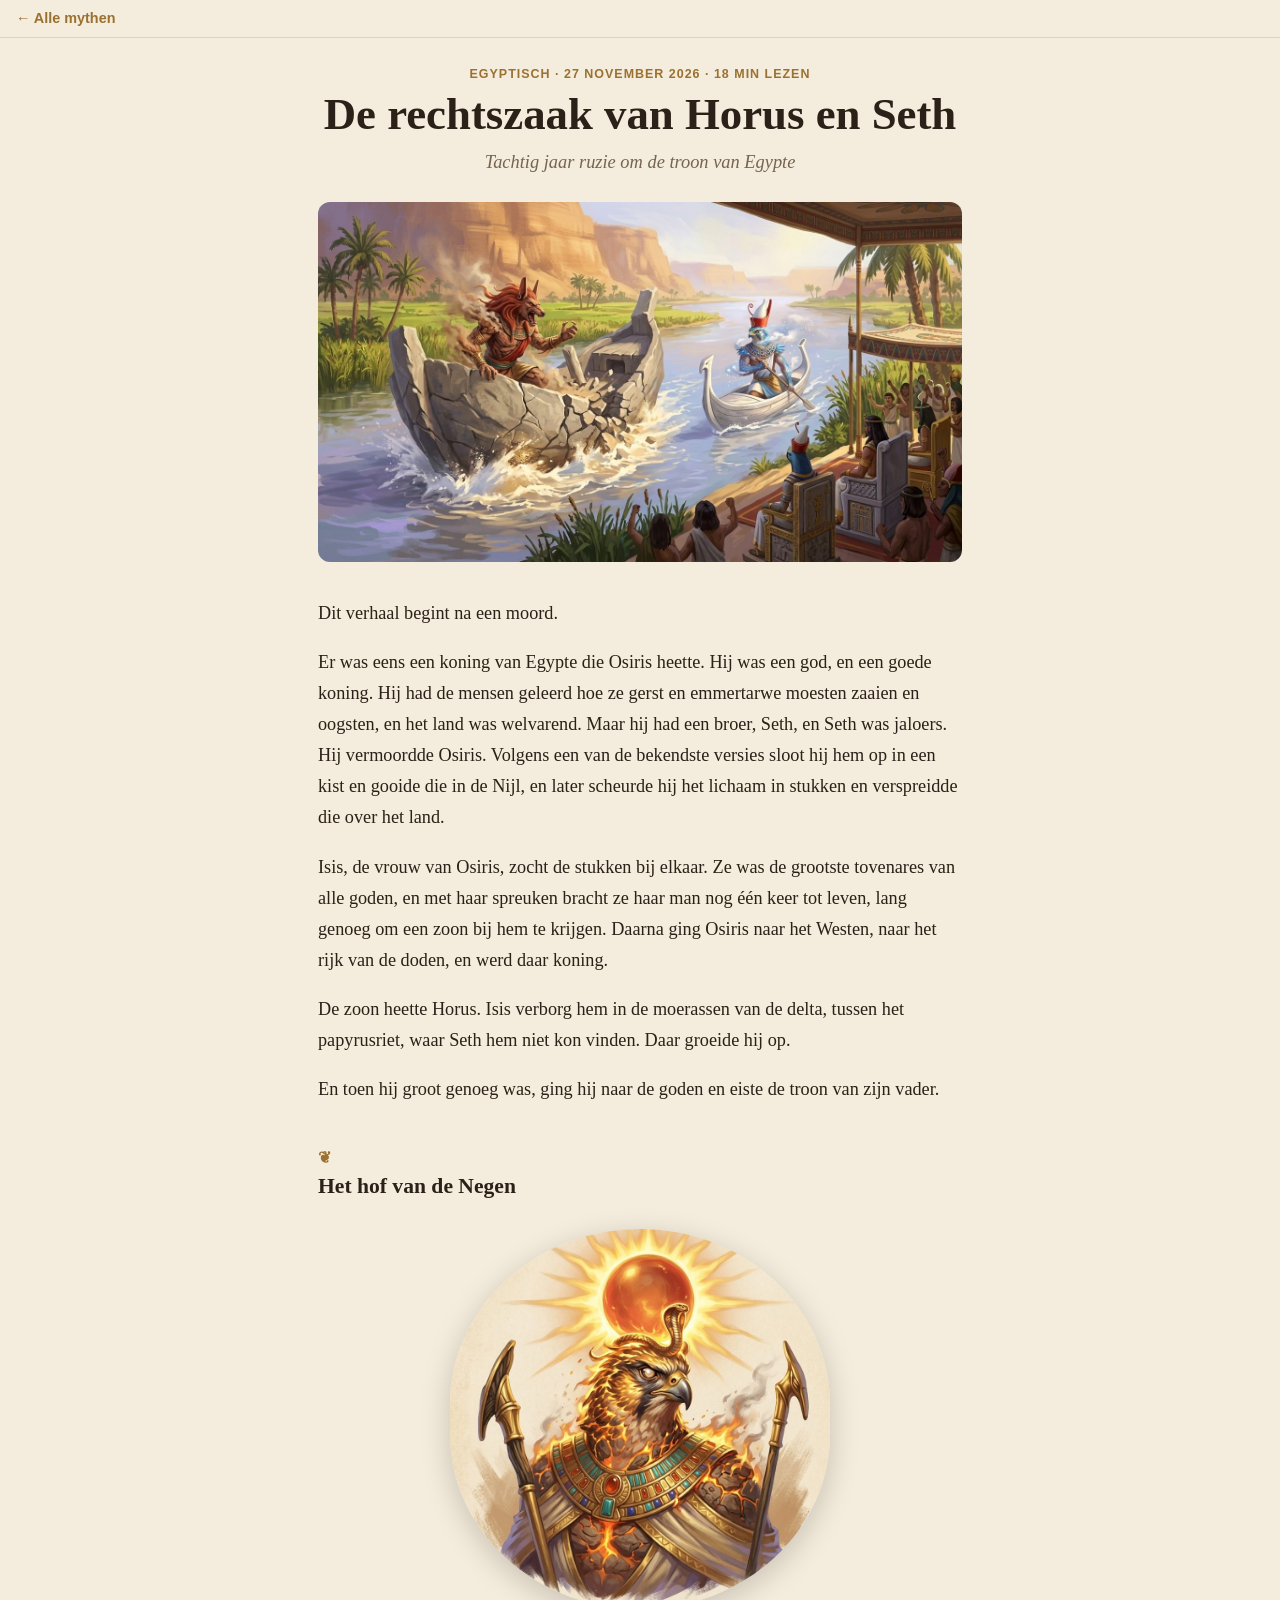
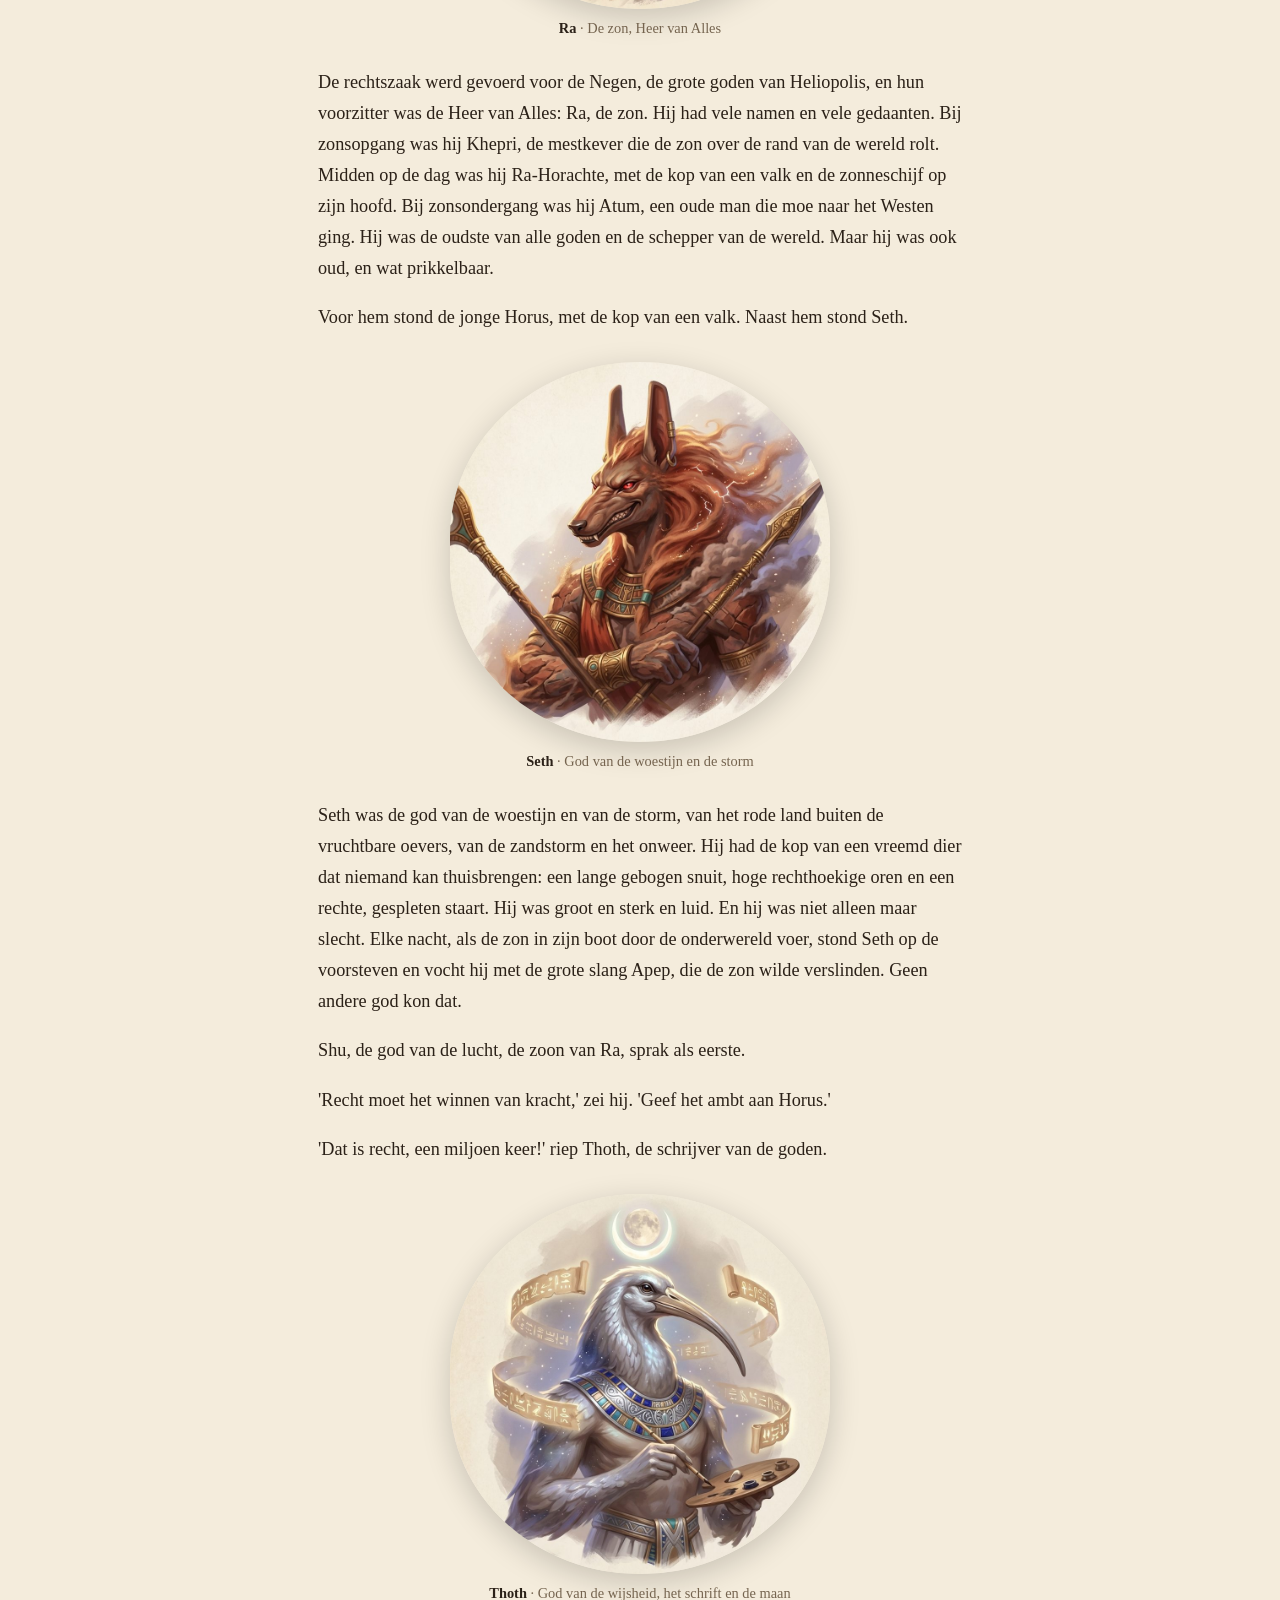
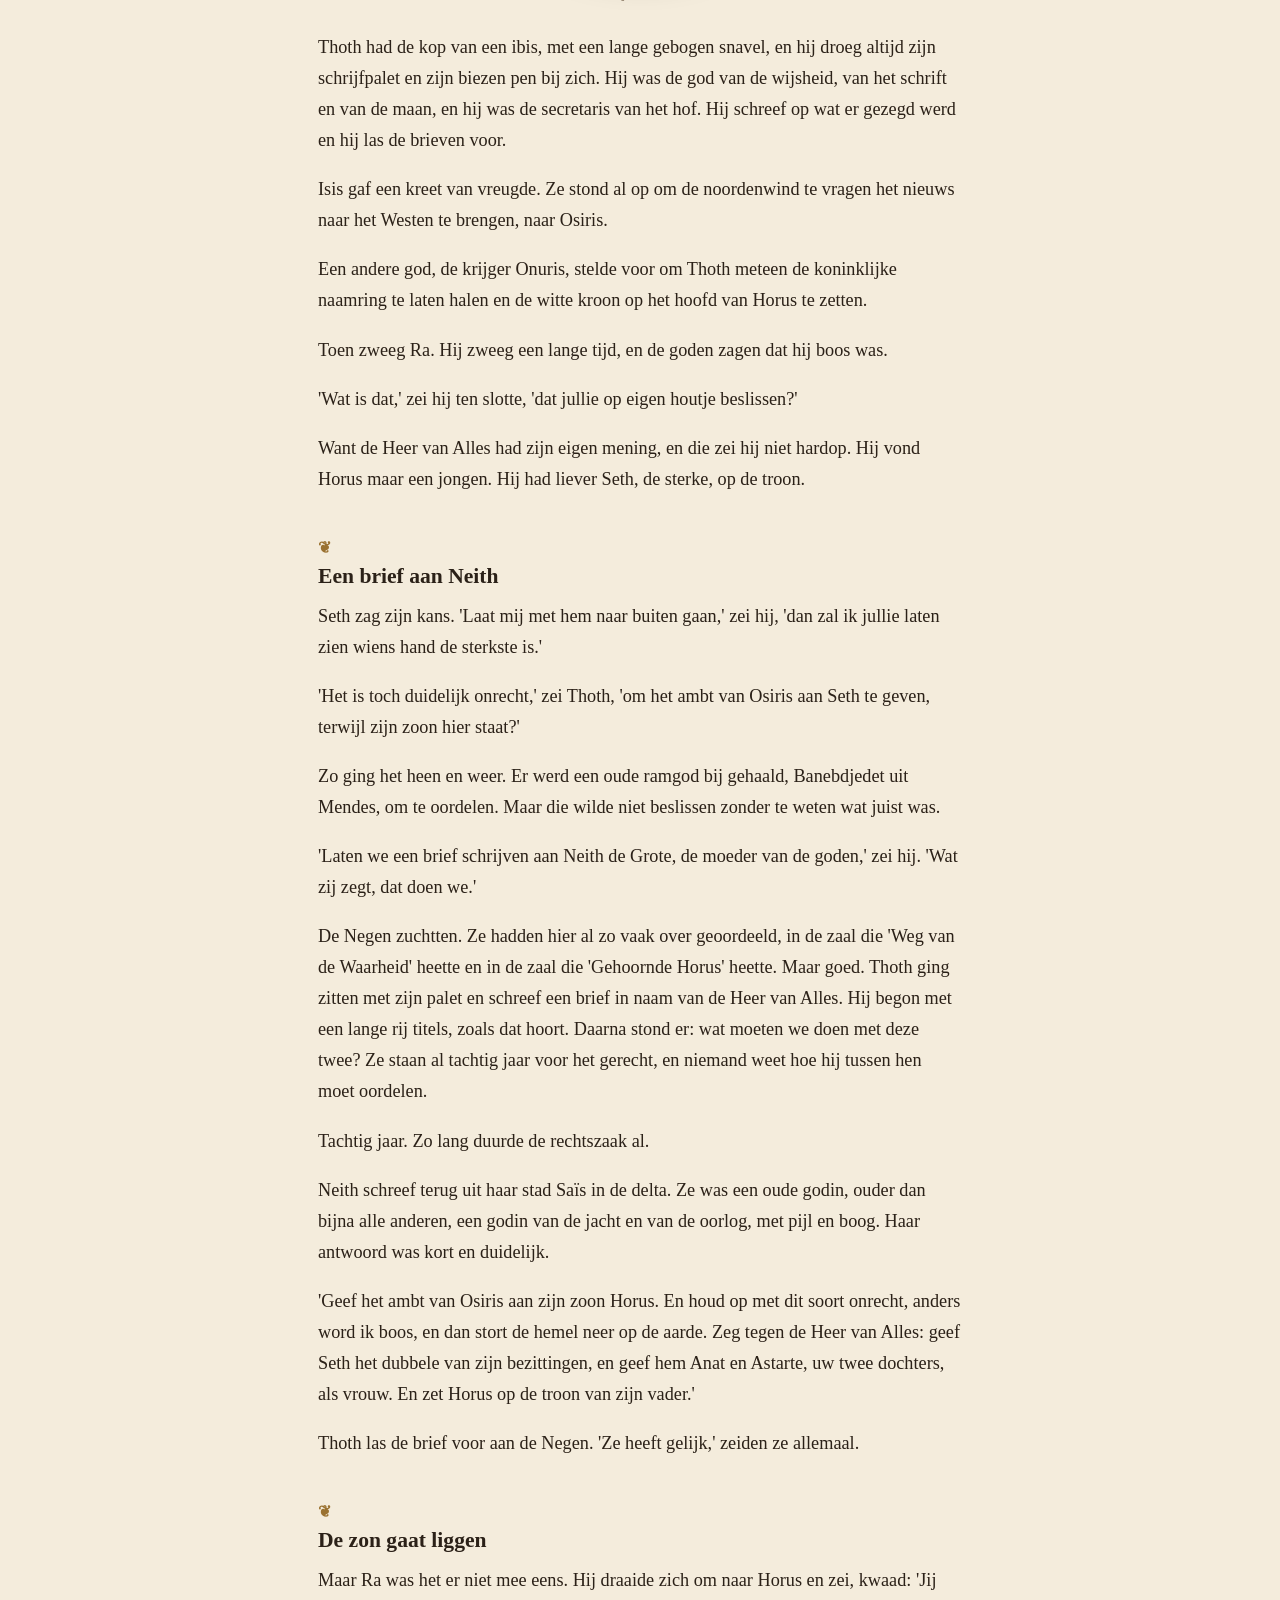
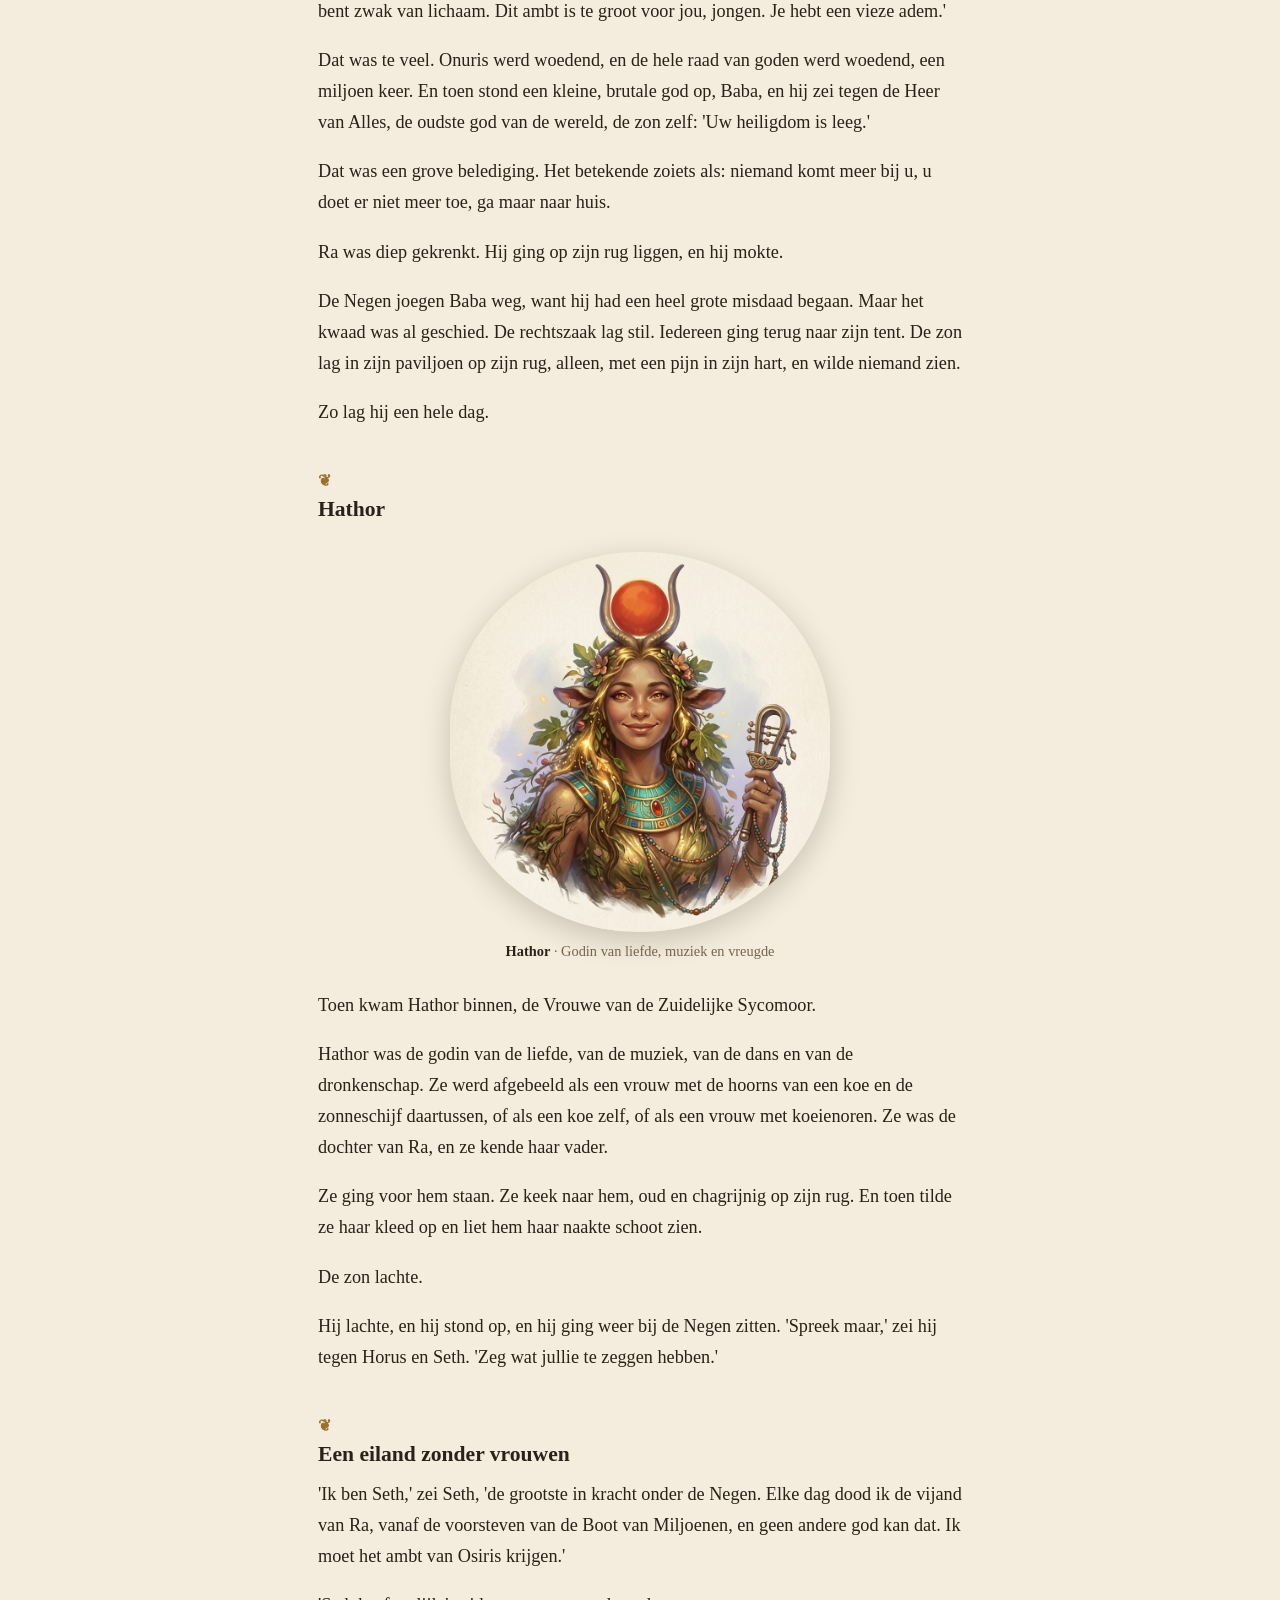
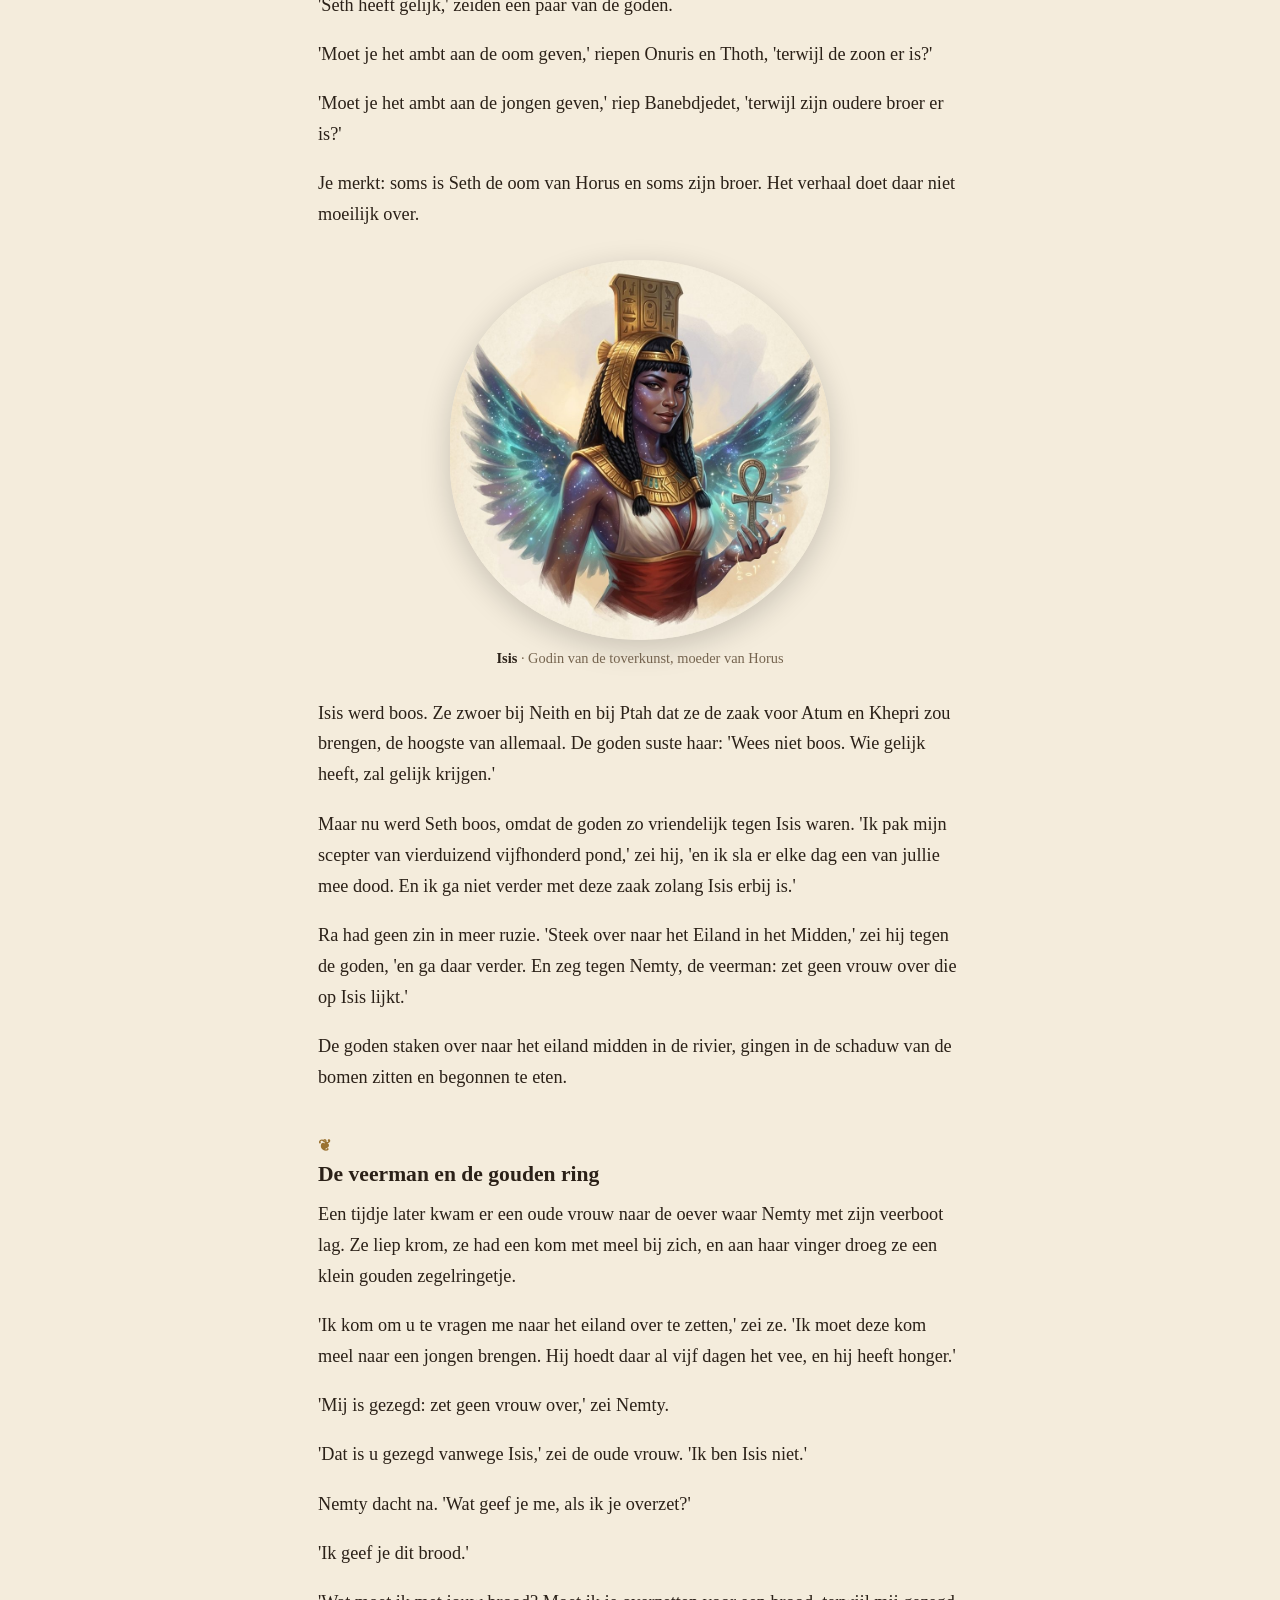
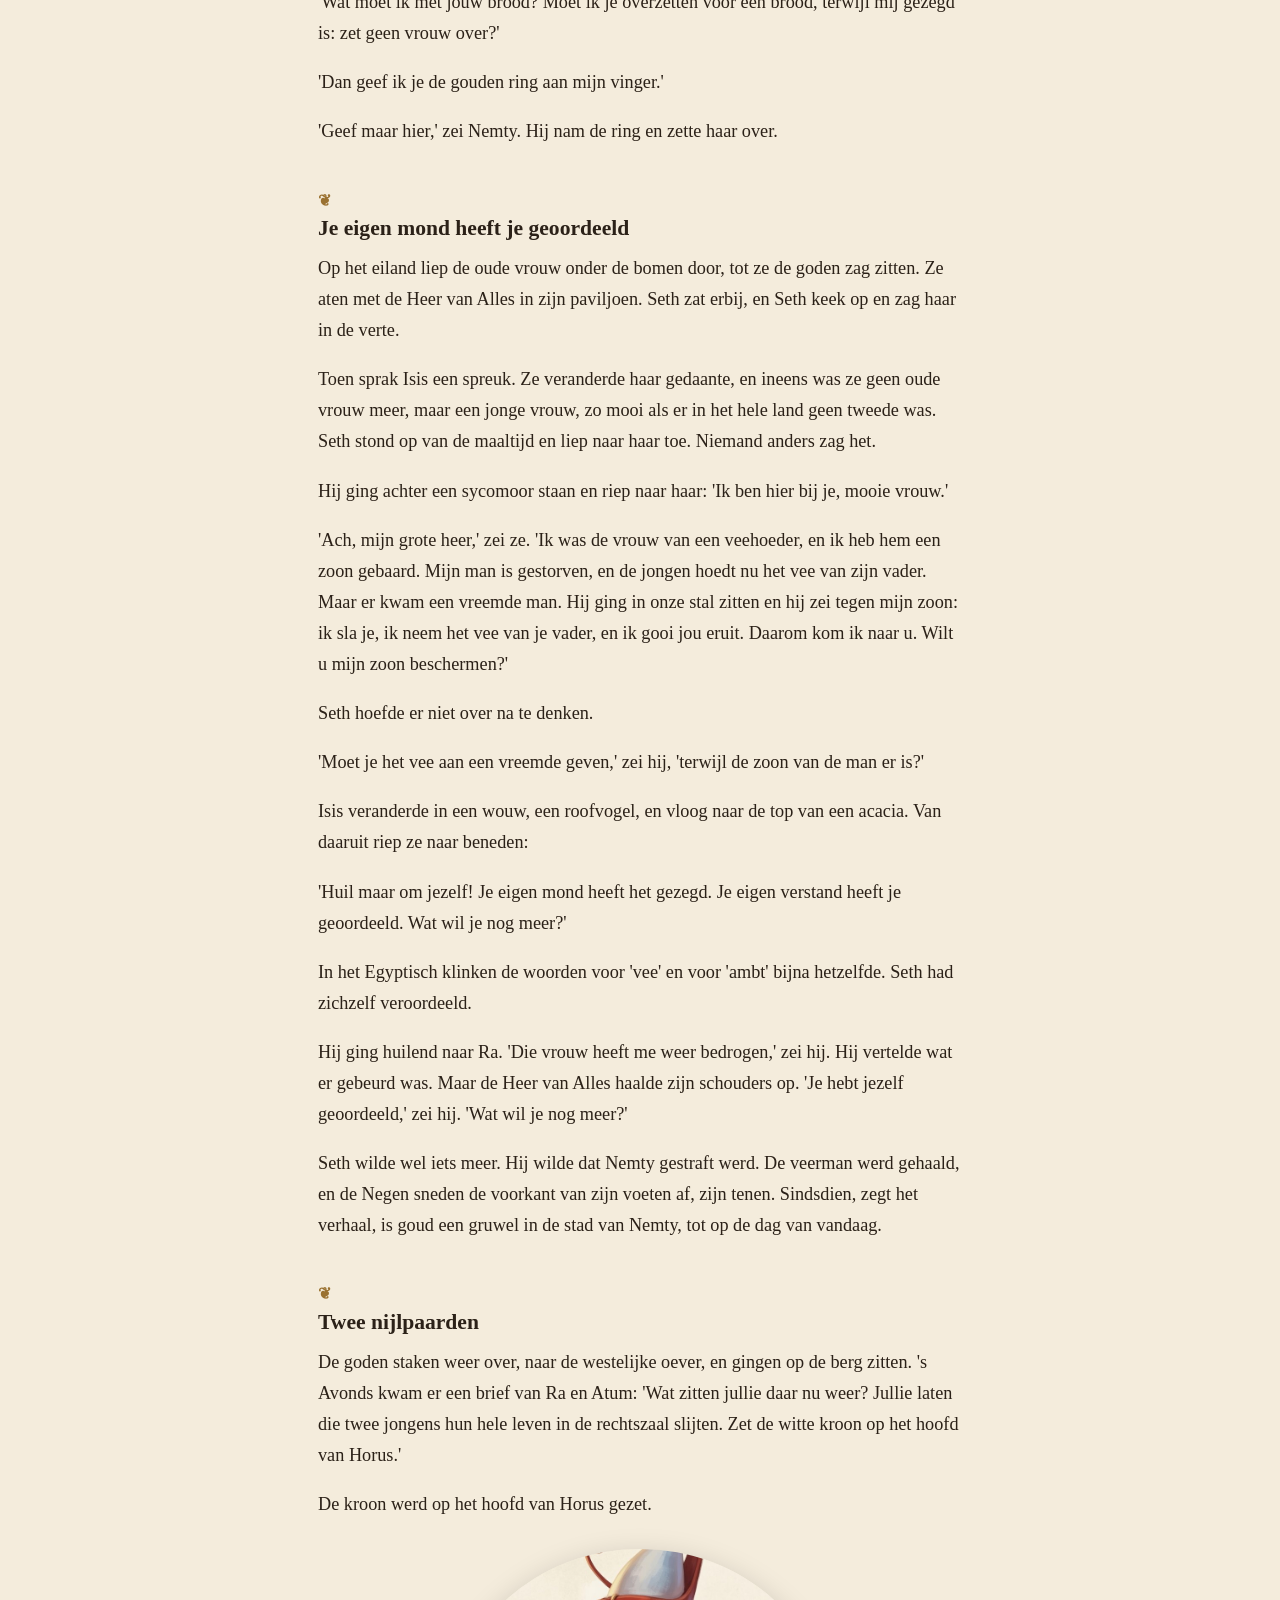
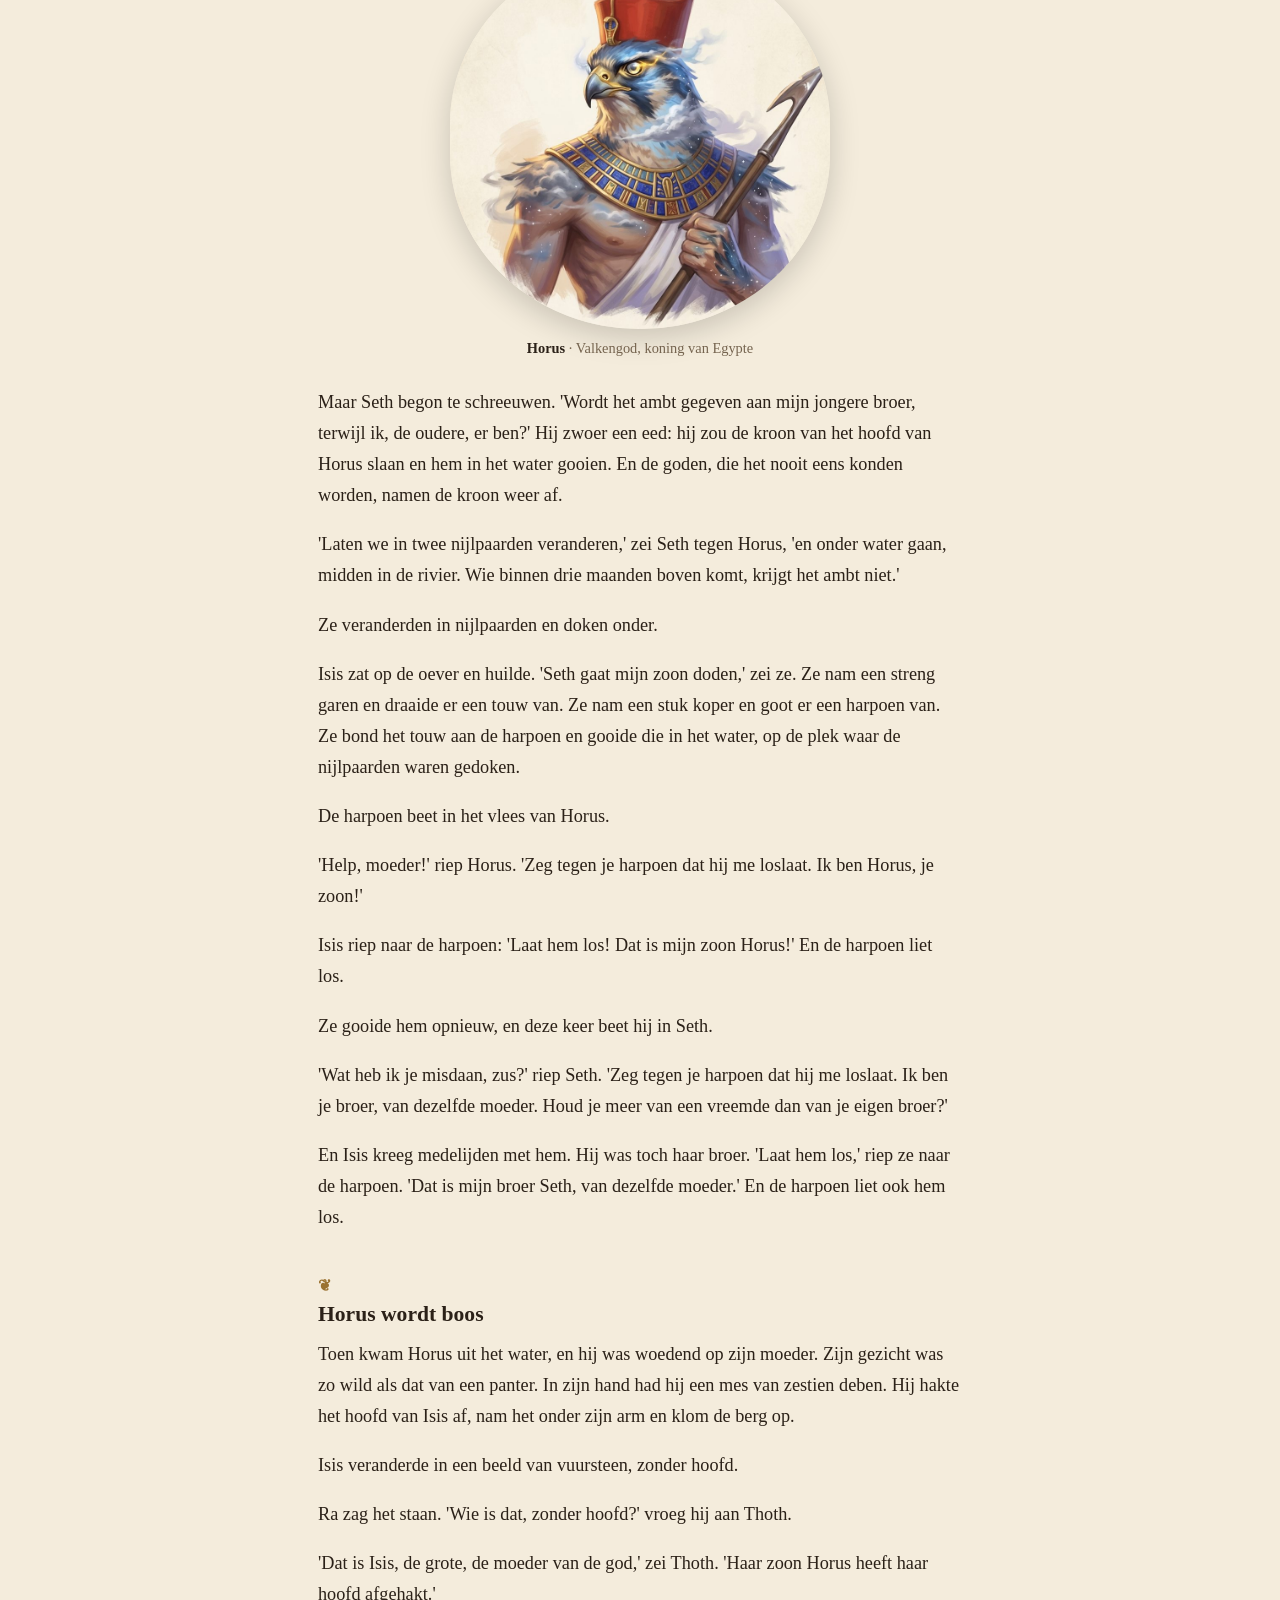
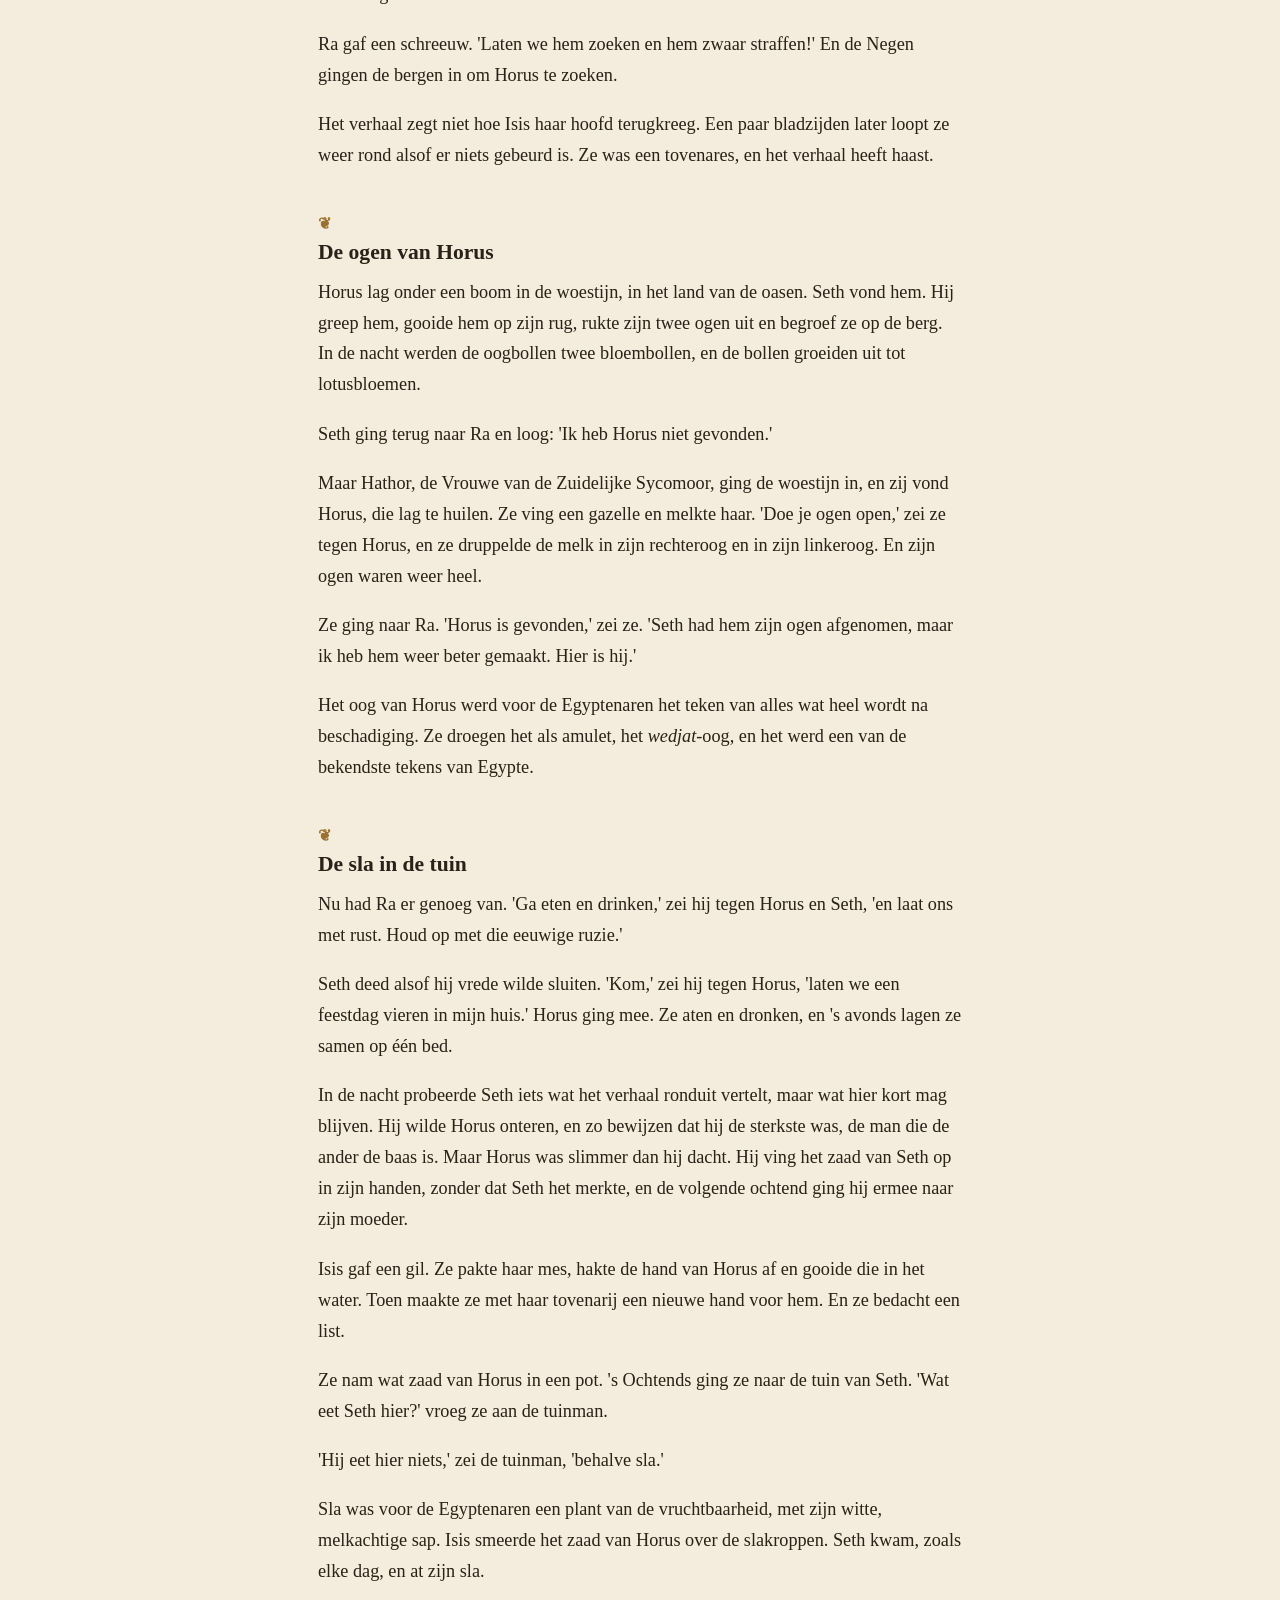
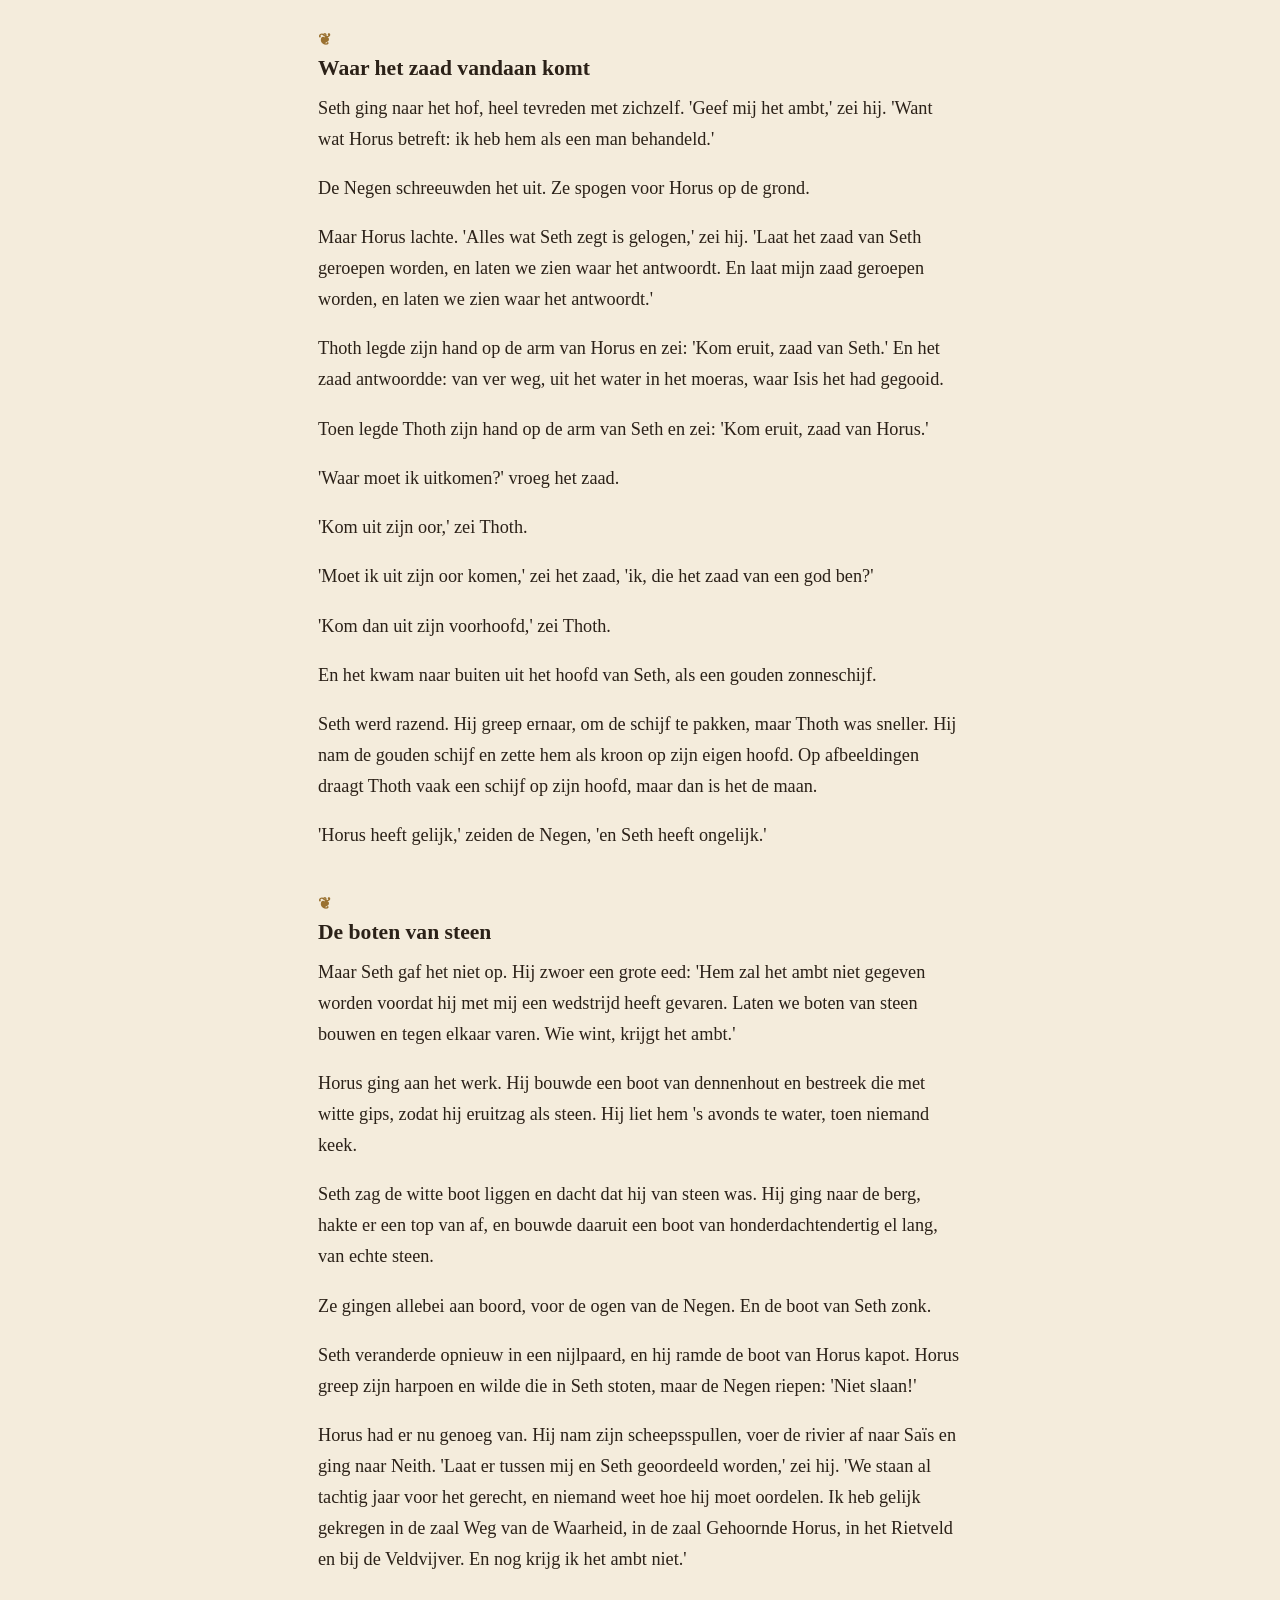
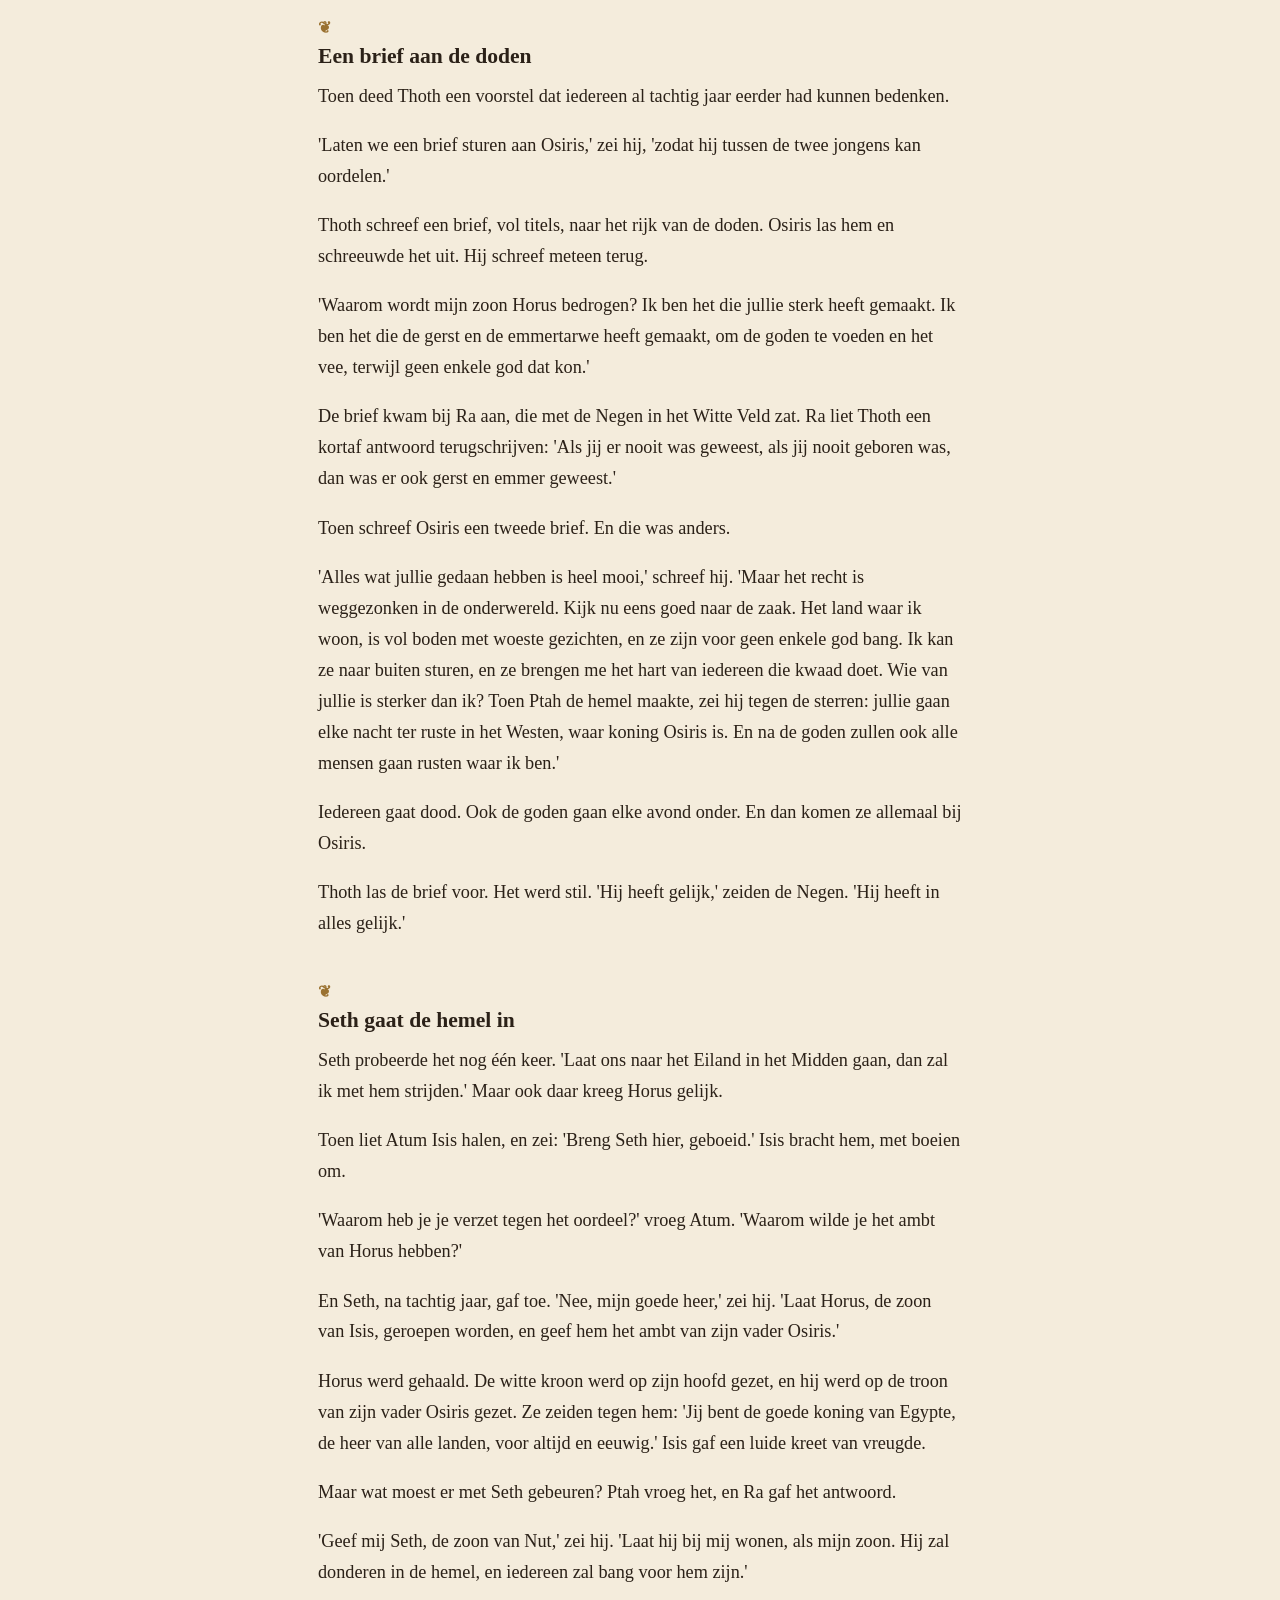
<file: verhalen/de-rechtszaak-van-horus-en-seth.html>
<!doctype html>
<html lang="nl">
<head>
<meta charset="utf-8">
<meta name="viewport" content="width=device-width, initial-scale=1">
<title>De rechtszaak van Horus en Seth · Mythen</title>
<meta name="description" content="Wie krijgt de troon van de vermoorde koning Osiris: zijn jonge zoon Horus, of zijn sterke broer Seth? Tachtig jaar lang kunnen de goden het niet beslissen. Er wordt gemokt, gelogen, gezwommen als nijlpaard en gevaren in een boot van steen. Een vrolijk en schaamteloos verhaal van een papyrus uit Thebe.">
<meta name="author" content="Mythen">
<meta property="og:type" content="article">
<meta property="og:title" content="De rechtszaak van Horus en Seth">
<meta property="og:description" content="Wie krijgt de troon van de vermoorde koning Osiris: zijn jonge zoon Horus, of zijn sterke broer Seth? Tachtig jaar lang kunnen de goden het niet beslissen. Er wordt gemokt, gelogen, gezwommen als nijlpaard en gevaren in een boot van steen. Een vrolijk en schaamteloos verhaal van een papyrus uit Thebe.">
<meta property="og:image" content="https://simonbaijens.github.io/mythen/beelden/scenes/de-rechtszaak-van-horus-en-seth.jpg">
<meta name="theme-color" content="#171310">
<link rel="stylesheet" href="../verhaal.css">
</head>
<body>
<nav class="terug"><a href="../">← Alle mythen</a></nav>
<article>
<header>
<p class="mythologie">Egyptisch · <time datetime="2026-11-27">27 november 2026</time> · 18 min lezen</p>
<h1>De rechtszaak van Horus en Seth</h1>
<p class="ondertitel">Tachtig jaar ruzie om de troon van Egypte</p>
</header>
<figure class="scene"><img src="../beelden/scenes/de-rechtszaak-van-horus-en-seth.jpg" alt="De rechtszaak van Horus en Seth" width="1400" height="788"></figure>
<p>Dit verhaal begint na een moord.</p>
<p>Er was eens een koning van Egypte die Osiris heette. Hij was een god, en een goede koning. Hij had de mensen geleerd hoe ze gerst en emmertarwe moesten zaaien en oogsten, en het land was welvarend. Maar hij had een broer, Seth, en Seth was jaloers. Hij vermoordde Osiris. Volgens een van de bekendste versies sloot hij hem op in een kist en gooide die in de Nijl, en later scheurde hij het lichaam in stukken en verspreidde die over het land.</p>
<p>Isis, de vrouw van Osiris, zocht de stukken bij elkaar. Ze was de grootste tovenares van alle goden, en met haar spreuken bracht ze haar man nog één keer tot leven, lang genoeg om een zoon bij hem te krijgen. Daarna ging Osiris naar het Westen, naar het rijk van de doden, en werd daar koning.</p>
<p>De zoon heette Horus. Isis verborg hem in de moerassen van de delta, tussen het papyrusriet, waar Seth hem niet kon vinden. Daar groeide hij op.</p>
<p>En toen hij groot genoeg was, ging hij naar de goden en eiste de troon van zijn vader.</p>
<h2>Het hof van de Negen</h2>
<figure class="figuur" id="figuur-ra"><img src="../beelden/figuren/ra.jpg" alt="Ra" width="900" height="900" loading="lazy"><figcaption><strong>Ra</strong> · De zon, Heer van Alles</figcaption></figure>
<p>De rechtszaak werd gevoerd voor de Negen, de grote goden van Heliopolis, en hun voorzitter was de Heer van Alles: Ra, de zon. Hij had vele namen en vele gedaanten. Bij zonsopgang was hij Khepri, de mestkever die de zon over de rand van de wereld rolt. Midden op de dag was hij Ra-Horachte, met de kop van een valk en de zonneschijf op zijn hoofd. Bij zonsondergang was hij Atum, een oude man die moe naar het Westen ging. Hij was de oudste van alle goden en de schepper van de wereld. Maar hij was ook oud, en wat prikkelbaar.</p>
<p>Voor hem stond de jonge Horus, met de kop van een valk. Naast hem stond Seth.</p>
<figure class="figuur" id="figuur-seth"><img src="../beelden/figuren/seth.jpg" alt="Seth" width="900" height="900" loading="lazy"><figcaption><strong>Seth</strong> · God van de woestijn en de storm</figcaption></figure>
<p>Seth was de god van de woestijn en van de storm, van het rode land buiten de vruchtbare oevers, van de zandstorm en het onweer. Hij had de kop van een vreemd dier dat niemand kan thuisbrengen: een lange gebogen snuit, hoge rechthoekige oren en een rechte, gespleten staart. Hij was groot en sterk en luid. En hij was niet alleen maar slecht. Elke nacht, als de zon in zijn boot door de onderwereld voer, stond Seth op de voorsteven en vocht hij met de grote slang Apep, die de zon wilde verslinden. Geen andere god kon dat.</p>
<p>Shu, de god van de lucht, de zoon van Ra, sprak als eerste.</p>
<p>'Recht moet het winnen van kracht,' zei hij. 'Geef het ambt aan Horus.'</p>
<p>'Dat is recht, een miljoen keer!' riep Thoth, de schrijver van de goden.</p>
<figure class="figuur" id="figuur-thoth"><img src="../beelden/figuren/thoth.jpg" alt="Thoth" width="900" height="900" loading="lazy"><figcaption><strong>Thoth</strong> · God van de wijsheid, het schrift en de maan</figcaption></figure>
<p>Thoth had de kop van een ibis, met een lange gebogen snavel, en hij droeg altijd zijn schrijfpalet en zijn biezen pen bij zich. Hij was de god van de wijsheid, van het schrift en van de maan, en hij was de secretaris van het hof. Hij schreef op wat er gezegd werd en hij las de brieven voor.</p>
<p>Isis gaf een kreet van vreugde. Ze stond al op om de noordenwind te vragen het nieuws naar het Westen te brengen, naar Osiris.</p>
<p>Een andere god, de krijger Onuris, stelde voor om Thoth meteen de koninklijke naamring te laten halen en de witte kroon op het hoofd van Horus te zetten.</p>
<p>Toen zweeg Ra. Hij zweeg een lange tijd, en de goden zagen dat hij boos was.</p>
<p>'Wat is dat,' zei hij ten slotte, 'dat jullie op eigen houtje beslissen?'</p>
<p>Want de Heer van Alles had zijn eigen mening, en die zei hij niet hardop. Hij vond Horus maar een jongen. Hij had liever Seth, de sterke, op de troon.</p>
<h2>Een brief aan Neith</h2>
<p>Seth zag zijn kans. 'Laat mij met hem naar buiten gaan,' zei hij, 'dan zal ik jullie laten zien wiens hand de sterkste is.'</p>
<p>'Het is toch duidelijk onrecht,' zei Thoth, 'om het ambt van Osiris aan Seth te geven, terwijl zijn zoon hier staat?'</p>
<p>Zo ging het heen en weer. Er werd een oude ramgod bij gehaald, Banebdjedet uit Mendes, om te oordelen. Maar die wilde niet beslissen zonder te weten wat juist was.</p>
<p>'Laten we een brief schrijven aan Neith de Grote, de moeder van de goden,' zei hij. 'Wat zij zegt, dat doen we.'</p>
<p>De Negen zuchtten. Ze hadden hier al zo vaak over geoordeeld, in de zaal die 'Weg van de Waarheid' heette en in de zaal die 'Gehoornde Horus' heette. Maar goed. Thoth ging zitten met zijn palet en schreef een brief in naam van de Heer van Alles. Hij begon met een lange rij titels, zoals dat hoort. Daarna stond er: wat moeten we doen met deze twee? Ze staan al tachtig jaar voor het gerecht, en niemand weet hoe hij tussen hen moet oordelen.</p>
<p>Tachtig jaar. Zo lang duurde de rechtszaak al.</p>
<p>Neith schreef terug uit haar stad Saïs in de delta. Ze was een oude godin, ouder dan bijna alle anderen, een godin van de jacht en van de oorlog, met pijl en boog. Haar antwoord was kort en duidelijk.</p>
<p>'Geef het ambt van Osiris aan zijn zoon Horus. En houd op met dit soort onrecht, anders word ik boos, en dan stort de hemel neer op de aarde. Zeg tegen de Heer van Alles: geef Seth het dubbele van zijn bezittingen, en geef hem Anat en Astarte, uw twee dochters, als vrouw. En zet Horus op de troon van zijn vader.'</p>
<p>Thoth las de brief voor aan de Negen. 'Ze heeft gelijk,' zeiden ze allemaal.</p>
<h2>De zon gaat liggen</h2>
<p>Maar Ra was het er niet mee eens. Hij draaide zich om naar Horus en zei, kwaad: 'Jij bent zwak van lichaam. Dit ambt is te groot voor jou, jongen. Je hebt een vieze adem.'</p>
<p>Dat was te veel. Onuris werd woedend, en de hele raad van goden werd woedend, een miljoen keer. En toen stond een kleine, brutale god op, Baba, en hij zei tegen de Heer van Alles, de oudste god van de wereld, de zon zelf: 'Uw heiligdom is leeg.'</p>
<p>Dat was een grove belediging. Het betekende zoiets als: niemand komt meer bij u, u doet er niet meer toe, ga maar naar huis.</p>
<p>Ra was diep gekrenkt. Hij ging op zijn rug liggen, en hij mokte.</p>
<p>De Negen joegen Baba weg, want hij had een heel grote misdaad begaan. Maar het kwaad was al geschied. De rechtszaak lag stil. Iedereen ging terug naar zijn tent. De zon lag in zijn paviljoen op zijn rug, alleen, met een pijn in zijn hart, en wilde niemand zien.</p>
<p>Zo lag hij een hele dag.</p>
<h2>Hathor</h2>
<figure class="figuur" id="figuur-hathor"><img src="../beelden/figuren/hathor.jpg" alt="Hathor" width="900" height="900" loading="lazy"><figcaption><strong>Hathor</strong> · Godin van liefde, muziek en vreugde</figcaption></figure>
<p>Toen kwam Hathor binnen, de Vrouwe van de Zuidelijke Sycomoor.</p>
<p>Hathor was de godin van de liefde, van de muziek, van de dans en van de dronkenschap. Ze werd afgebeeld als een vrouw met de hoorns van een koe en de zonneschijf daartussen, of als een koe zelf, of als een vrouw met koeienoren. Ze was de dochter van Ra, en ze kende haar vader.</p>
<p>Ze ging voor hem staan. Ze keek naar hem, oud en chagrijnig op zijn rug. En toen tilde ze haar kleed op en liet hem haar naakte schoot zien.</p>
<p>De zon lachte.</p>
<p>Hij lachte, en hij stond op, en hij ging weer bij de Negen zitten. 'Spreek maar,' zei hij tegen Horus en Seth. 'Zeg wat jullie te zeggen hebben.'</p>
<h2>Een eiland zonder vrouwen</h2>
<p>'Ik ben Seth,' zei Seth, 'de grootste in kracht onder de Negen. Elke dag dood ik de vijand van Ra, vanaf de voorsteven van de Boot van Miljoenen, en geen andere god kan dat. Ik moet het ambt van Osiris krijgen.'</p>
<p>'Seth heeft gelijk,' zeiden een paar van de goden.</p>
<p>'Moet je het ambt aan de oom geven,' riepen Onuris en Thoth, 'terwijl de zoon er is?'</p>
<p>'Moet je het ambt aan de jongen geven,' riep Banebdjedet, 'terwijl zijn oudere broer er is?'</p>
<p>Je merkt: soms is Seth de oom van Horus en soms zijn broer. Het verhaal doet daar niet moeilijk over.</p>
<figure class="figuur" id="figuur-isis"><img src="../beelden/figuren/isis.jpg" alt="Isis" width="900" height="900" loading="lazy"><figcaption><strong>Isis</strong> · Godin van de toverkunst, moeder van Horus</figcaption></figure>
<p>Isis werd boos. Ze zwoer bij Neith en bij Ptah dat ze de zaak voor Atum en Khepri zou brengen, de hoogste van allemaal. De goden suste haar: 'Wees niet boos. Wie gelijk heeft, zal gelijk krijgen.'</p>
<p>Maar nu werd Seth boos, omdat de goden zo vriendelijk tegen Isis waren. 'Ik pak mijn scepter van vierduizend vijfhonderd pond,' zei hij, 'en ik sla er elke dag een van jullie mee dood. En ik ga niet verder met deze zaak zolang Isis erbij is.'</p>
<p>Ra had geen zin in meer ruzie. 'Steek over naar het Eiland in het Midden,' zei hij tegen de goden, 'en ga daar verder. En zeg tegen Nemty, de veerman: zet geen vrouw over die op Isis lijkt.'</p>
<p>De goden staken over naar het eiland midden in de rivier, gingen in de schaduw van de bomen zitten en begonnen te eten.</p>
<h2>De veerman en de gouden ring</h2>
<p>Een tijdje later kwam er een oude vrouw naar de oever waar Nemty met zijn veerboot lag. Ze liep krom, ze had een kom met meel bij zich, en aan haar vinger droeg ze een klein gouden zegelringetje.</p>
<p>'Ik kom om u te vragen me naar het eiland over te zetten,' zei ze. 'Ik moet deze kom meel naar een jongen brengen. Hij hoedt daar al vijf dagen het vee, en hij heeft honger.'</p>
<p>'Mij is gezegd: zet geen vrouw over,' zei Nemty.</p>
<p>'Dat is u gezegd vanwege Isis,' zei de oude vrouw. 'Ik ben Isis niet.'</p>
<p>Nemty dacht na. 'Wat geef je me, als ik je overzet?'</p>
<p>'Ik geef je dit brood.'</p>
<p>'Wat moet ik met jouw brood? Moet ik je overzetten voor een brood, terwijl mij gezegd is: zet geen vrouw over?'</p>
<p>'Dan geef ik je de gouden ring aan mijn vinger.'</p>
<p>'Geef maar hier,' zei Nemty. Hij nam de ring en zette haar over.</p>
<h2>Je eigen mond heeft je geoordeeld</h2>
<p>Op het eiland liep de oude vrouw onder de bomen door, tot ze de goden zag zitten. Ze aten met de Heer van Alles in zijn paviljoen. Seth zat erbij, en Seth keek op en zag haar in de verte.</p>
<p>Toen sprak Isis een spreuk. Ze veranderde haar gedaante, en ineens was ze geen oude vrouw meer, maar een jonge vrouw, zo mooi als er in het hele land geen tweede was. Seth stond op van de maaltijd en liep naar haar toe. Niemand anders zag het.</p>
<p>Hij ging achter een sycomoor staan en riep naar haar: 'Ik ben hier bij je, mooie vrouw.'</p>
<p>'Ach, mijn grote heer,' zei ze. 'Ik was de vrouw van een veehoeder, en ik heb hem een zoon gebaard. Mijn man is gestorven, en de jongen hoedt nu het vee van zijn vader. Maar er kwam een vreemde man. Hij ging in onze stal zitten en hij zei tegen mijn zoon: ik sla je, ik neem het vee van je vader, en ik gooi jou eruit. Daarom kom ik naar u. Wilt u mijn zoon beschermen?'</p>
<p>Seth hoefde er niet over na te denken.</p>
<p>'Moet je het vee aan een vreemde geven,' zei hij, 'terwijl de zoon van de man er is?'</p>
<p>Isis veranderde in een wouw, een roofvogel, en vloog naar de top van een acacia. Van daaruit riep ze naar beneden:</p>
<p>'Huil maar om jezelf! Je eigen mond heeft het gezegd. Je eigen verstand heeft je geoordeeld. Wat wil je nog meer?'</p>
<p>In het Egyptisch klinken de woorden voor 'vee' en voor 'ambt' bijna hetzelfde. Seth had zichzelf veroordeeld.</p>
<p>Hij ging huilend naar Ra. 'Die vrouw heeft me weer bedrogen,' zei hij. Hij vertelde wat er gebeurd was. Maar de Heer van Alles haalde zijn schouders op. 'Je hebt jezelf geoordeeld,' zei hij. 'Wat wil je nog meer?'</p>
<p>Seth wilde wel iets meer. Hij wilde dat Nemty gestraft werd. De veerman werd gehaald, en de Negen sneden de voorkant van zijn voeten af, zijn tenen. Sindsdien, zegt het verhaal, is goud een gruwel in de stad van Nemty, tot op de dag van vandaag.</p>
<h2>Twee nijlpaarden</h2>
<p>De goden staken weer over, naar de westelijke oever, en gingen op de berg zitten. 's Avonds kwam er een brief van Ra en Atum: 'Wat zitten jullie daar nu weer? Jullie laten die twee jongens hun hele leven in de rechtszaal slijten. Zet de witte kroon op het hoofd van Horus.'</p>
<p>De kroon werd op het hoofd van Horus gezet.</p>
<figure class="figuur" id="figuur-horus"><img src="../beelden/figuren/horus.jpg" alt="Horus" width="900" height="900" loading="lazy"><figcaption><strong>Horus</strong> · Valkengod, koning van Egypte</figcaption></figure>
<p>Maar Seth begon te schreeuwen. 'Wordt het ambt gegeven aan mijn jongere broer, terwijl ik, de oudere, er ben?' Hij zwoer een eed: hij zou de kroon van het hoofd van Horus slaan en hem in het water gooien. En de goden, die het nooit eens konden worden, namen de kroon weer af.</p>
<p>'Laten we in twee nijlpaarden veranderen,' zei Seth tegen Horus, 'en onder water gaan, midden in de rivier. Wie binnen drie maanden boven komt, krijgt het ambt niet.'</p>
<p>Ze veranderden in nijlpaarden en doken onder.</p>
<p>Isis zat op de oever en huilde. 'Seth gaat mijn zoon doden,' zei ze. Ze nam een streng garen en draaide er een touw van. Ze nam een stuk koper en goot er een harpoen van. Ze bond het touw aan de harpoen en gooide die in het water, op de plek waar de nijlpaarden waren gedoken.</p>
<p>De harpoen beet in het vlees van Horus.</p>
<p>'Help, moeder!' riep Horus. 'Zeg tegen je harpoen dat hij me loslaat. Ik ben Horus, je zoon!'</p>
<p>Isis riep naar de harpoen: 'Laat hem los! Dat is mijn zoon Horus!' En de harpoen liet los.</p>
<p>Ze gooide hem opnieuw, en deze keer beet hij in Seth.</p>
<p>'Wat heb ik je misdaan, zus?' riep Seth. 'Zeg tegen je harpoen dat hij me loslaat. Ik ben je broer, van dezelfde moeder. Houd je meer van een vreemde dan van je eigen broer?'</p>
<p>En Isis kreeg medelijden met hem. Hij was toch haar broer. 'Laat hem los,' riep ze naar de harpoen. 'Dat is mijn broer Seth, van dezelfde moeder.' En de harpoen liet ook hem los.</p>
<h2>Horus wordt boos</h2>
<p>Toen kwam Horus uit het water, en hij was woedend op zijn moeder. Zijn gezicht was zo wild als dat van een panter. In zijn hand had hij een mes van zestien deben. Hij hakte het hoofd van Isis af, nam het onder zijn arm en klom de berg op.</p>
<p>Isis veranderde in een beeld van vuursteen, zonder hoofd.</p>
<p>Ra zag het staan. 'Wie is dat, zonder hoofd?' vroeg hij aan Thoth.</p>
<p>'Dat is Isis, de grote, de moeder van de god,' zei Thoth. 'Haar zoon Horus heeft haar hoofd afgehakt.'</p>
<p>Ra gaf een schreeuw. 'Laten we hem zoeken en hem zwaar straffen!' En de Negen gingen de bergen in om Horus te zoeken.</p>
<p>Het verhaal zegt niet hoe Isis haar hoofd terugkreeg. Een paar bladzijden later loopt ze weer rond alsof er niets gebeurd is. Ze was een tovenares, en het verhaal heeft haast.</p>
<h2>De ogen van Horus</h2>
<p>Horus lag onder een boom in de woestijn, in het land van de oasen. Seth vond hem. Hij greep hem, gooide hem op zijn rug, rukte zijn twee ogen uit en begroef ze op de berg. In de nacht werden de oogbollen twee bloembollen, en de bollen groeiden uit tot lotusbloemen.</p>
<p>Seth ging terug naar Ra en loog: 'Ik heb Horus niet gevonden.'</p>
<p>Maar Hathor, de Vrouwe van de Zuidelijke Sycomoor, ging de woestijn in, en zij vond Horus, die lag te huilen. Ze ving een gazelle en melkte haar. 'Doe je ogen open,' zei ze tegen Horus, en ze druppelde de melk in zijn rechteroog en in zijn linkeroog. En zijn ogen waren weer heel.</p>
<p>Ze ging naar Ra. 'Horus is gevonden,' zei ze. 'Seth had hem zijn ogen afgenomen, maar ik heb hem weer beter gemaakt. Hier is hij.'</p>
<p>Het oog van Horus werd voor de Egyptenaren het teken van alles wat heel wordt na beschadiging. Ze droegen het als amulet, het <em>wedjat</em>-oog, en het werd een van de bekendste tekens van Egypte.</p>
<h2>De sla in de tuin</h2>
<p>Nu had Ra er genoeg van. 'Ga eten en drinken,' zei hij tegen Horus en Seth, 'en laat ons met rust. Houd op met die eeuwige ruzie.'</p>
<p>Seth deed alsof hij vrede wilde sluiten. 'Kom,' zei hij tegen Horus, 'laten we een feestdag vieren in mijn huis.' Horus ging mee. Ze aten en dronken, en 's avonds lagen ze samen op één bed.</p>
<p>In de nacht probeerde Seth iets wat het verhaal ronduit vertelt, maar wat hier kort mag blijven. Hij wilde Horus onteren, en zo bewijzen dat hij de sterkste was, de man die de ander de baas is. Maar Horus was slimmer dan hij dacht. Hij ving het zaad van Seth op in zijn handen, zonder dat Seth het merkte, en de volgende ochtend ging hij ermee naar zijn moeder.</p>
<p>Isis gaf een gil. Ze pakte haar mes, hakte de hand van Horus af en gooide die in het water. Toen maakte ze met haar tovenarij een nieuwe hand voor hem. En ze bedacht een list.</p>
<p>Ze nam wat zaad van Horus in een pot. 's Ochtends ging ze naar de tuin van Seth. 'Wat eet Seth hier?' vroeg ze aan de tuinman.</p>
<p>'Hij eet hier niets,' zei de tuinman, 'behalve sla.'</p>
<p>Sla was voor de Egyptenaren een plant van de vruchtbaarheid, met zijn witte, melkachtige sap. Isis smeerde het zaad van Horus over de slakroppen. Seth kwam, zoals elke dag, en at zijn sla.</p>
<h2>Waar het zaad vandaan komt</h2>
<p>Seth ging naar het hof, heel tevreden met zichzelf. 'Geef mij het ambt,' zei hij. 'Want wat Horus betreft: ik heb hem als een man behandeld.'</p>
<p>De Negen schreeuwden het uit. Ze spogen voor Horus op de grond.</p>
<p>Maar Horus lachte. 'Alles wat Seth zegt is gelogen,' zei hij. 'Laat het zaad van Seth geroepen worden, en laten we zien waar het antwoordt. En laat mijn zaad geroepen worden, en laten we zien waar het antwoordt.'</p>
<p>Thoth legde zijn hand op de arm van Horus en zei: 'Kom eruit, zaad van Seth.' En het zaad antwoordde: van ver weg, uit het water in het moeras, waar Isis het had gegooid.</p>
<p>Toen legde Thoth zijn hand op de arm van Seth en zei: 'Kom eruit, zaad van Horus.'</p>
<p>'Waar moet ik uitkomen?' vroeg het zaad.</p>
<p>'Kom uit zijn oor,' zei Thoth.</p>
<p>'Moet ik uit zijn oor komen,' zei het zaad, 'ik, die het zaad van een god ben?'</p>
<p>'Kom dan uit zijn voorhoofd,' zei Thoth.</p>
<p>En het kwam naar buiten uit het hoofd van Seth, als een gouden zonneschijf.</p>
<p>Seth werd razend. Hij greep ernaar, om de schijf te pakken, maar Thoth was sneller. Hij nam de gouden schijf en zette hem als kroon op zijn eigen hoofd. Op afbeeldingen draagt Thoth vaak een schijf op zijn hoofd, maar dan is het de maan.</p>
<p>'Horus heeft gelijk,' zeiden de Negen, 'en Seth heeft ongelijk.'</p>
<h2>De boten van steen</h2>
<p>Maar Seth gaf het niet op. Hij zwoer een grote eed: 'Hem zal het ambt niet gegeven worden voordat hij met mij een wedstrijd heeft gevaren. Laten we boten van steen bouwen en tegen elkaar varen. Wie wint, krijgt het ambt.'</p>
<p>Horus ging aan het werk. Hij bouwde een boot van dennenhout en bestreek die met witte gips, zodat hij eruitzag als steen. Hij liet hem 's avonds te water, toen niemand keek.</p>
<p>Seth zag de witte boot liggen en dacht dat hij van steen was. Hij ging naar de berg, hakte er een top van af, en bouwde daaruit een boot van honderdachtendertig el lang, van echte steen.</p>
<p>Ze gingen allebei aan boord, voor de ogen van de Negen. En de boot van Seth zonk.</p>
<p>Seth veranderde opnieuw in een nijlpaard, en hij ramde de boot van Horus kapot. Horus greep zijn harpoen en wilde die in Seth stoten, maar de Negen riepen: 'Niet slaan!'</p>
<p>Horus had er nu genoeg van. Hij nam zijn scheepsspullen, voer de rivier af naar Saïs en ging naar Neith. 'Laat er tussen mij en Seth geoordeeld worden,' zei hij. 'We staan al tachtig jaar voor het gerecht, en niemand weet hoe hij moet oordelen. Ik heb gelijk gekregen in de zaal Weg van de Waarheid, in de zaal Gehoornde Horus, in het Rietveld en bij de Veldvijver. En nog krijg ik het ambt niet.'</p>
<h2>Een brief aan de doden</h2>
<p>Toen deed Thoth een voorstel dat iedereen al tachtig jaar eerder had kunnen bedenken.</p>
<p>'Laten we een brief sturen aan Osiris,' zei hij, 'zodat hij tussen de twee jongens kan oordelen.'</p>
<p>Thoth schreef een brief, vol titels, naar het rijk van de doden. Osiris las hem en schreeuwde het uit. Hij schreef meteen terug.</p>
<p>'Waarom wordt mijn zoon Horus bedrogen? Ik ben het die jullie sterk heeft gemaakt. Ik ben het die de gerst en de emmertarwe heeft gemaakt, om de goden te voeden en het vee, terwijl geen enkele god dat kon.'</p>
<p>De brief kwam bij Ra aan, die met de Negen in het Witte Veld zat. Ra liet Thoth een kortaf antwoord terugschrijven: 'Als jij er nooit was geweest, als jij nooit geboren was, dan was er ook gerst en emmer geweest.'</p>
<p>Toen schreef Osiris een tweede brief. En die was anders.</p>
<p>'Alles wat jullie gedaan hebben is heel mooi,' schreef hij. 'Maar het recht is weggezonken in de onderwereld. Kijk nu eens goed naar de zaak. Het land waar ik woon, is vol boden met woeste gezichten, en ze zijn voor geen enkele god bang. Ik kan ze naar buiten sturen, en ze brengen me het hart van iedereen die kwaad doet. Wie van jullie is sterker dan ik? Toen Ptah de hemel maakte, zei hij tegen de sterren: jullie gaan elke nacht ter ruste in het Westen, waar koning Osiris is. En na de goden zullen ook alle mensen gaan rusten waar ik ben.'</p>
<p>Iedereen gaat dood. Ook de goden gaan elke avond onder. En dan komen ze allemaal bij Osiris.</p>
<p>Thoth las de brief voor. Het werd stil. 'Hij heeft gelijk,' zeiden de Negen. 'Hij heeft in alles gelijk.'</p>
<h2>Seth gaat de hemel in</h2>
<p>Seth probeerde het nog één keer. 'Laat ons naar het Eiland in het Midden gaan, dan zal ik met hem strijden.' Maar ook daar kreeg Horus gelijk.</p>
<p>Toen liet Atum Isis halen, en zei: 'Breng Seth hier, geboeid.' Isis bracht hem, met boeien om.</p>
<p>'Waarom heb je je verzet tegen het oordeel?' vroeg Atum. 'Waarom wilde je het ambt van Horus hebben?'</p>
<p>En Seth, na tachtig jaar, gaf toe. 'Nee, mijn goede heer,' zei hij. 'Laat Horus, de zoon van Isis, geroepen worden, en geef hem het ambt van zijn vader Osiris.'</p>
<p>Horus werd gehaald. De witte kroon werd op zijn hoofd gezet, en hij werd op de troon van zijn vader Osiris gezet. Ze zeiden tegen hem: 'Jij bent de goede koning van Egypte, de heer van alle landen, voor altijd en eeuwig.' Isis gaf een luide kreet van vreugde.</p>
<p>Maar wat moest er met Seth gebeuren? Ptah vroeg het, en Ra gaf het antwoord.</p>
<p>'Geef mij Seth, de zoon van Nut,' zei hij. 'Laat hij bij mij wonen, als mijn zoon. Hij zal donderen in de hemel, en iedereen zal bang voor hem zijn.'</p>
<p>Zo kreeg Seth toch een plek. Niet op de troon, maar in de lucht, als de stem van het onweer. En elke nacht stond hij weer op de voorsteven van de boot van de zon, met zijn speer tegen de slang.</p>
<p>De goden vierden feest. Isis zong een lied: Horus is opgestaan als heerser, hij heeft het ambt van zijn vader gekregen. Heel Egypte juichte.</p>
<p>Onder aan de papyrus heeft de schrijver gezet: het is goed afgelopen, in Thebe, de plaats van de waarheid.</p>
<figure class="scene slot"><img src="../beelden/scenes/de-rechtszaak-van-horus-en-seth.jpg" alt="De rechtszaak van Horus en Seth" width="1400" height="788"></figure>
<h2>Achtergrond</h2>
<p><strong>Waar komt dit verhaal vandaan?</strong> Van één papyrus, de Papyrus Chester Beatty I, geschreven rond 1150 voor Christus, in de tijd van farao Ramses V. Hij komt uit Thebe, het huidige Luxor, waarschijnlijk uit Deir el-Medina, het dorp van de ambachtslieden die de graven in het Dal der Koningen bouwden. Daar woonde een schrijver met een eigen boekenverzameling. De papyrus werd in 1931 uitgegeven door de Britse egyptoloog Alan Gardiner en hoort nu bij de Chester Beatty-bibliotheek in Dublin.</p>
<p><strong>Een grappig verhaal over goden.</strong> Wie Egypte kent van piramides, mummies en plechtige tempels, kijkt misschien op van dit verhaal. De goden mokken, liegen, laten zich omkopen, en geven elkaar scheldnamen. Onderzoekers verschillen van mening over wat dit was. Een verhaal om bij een feest voor te lezen? Een spot op de rechtbanken en het hof van die tijd, waar zaken eindeloos werden uitgesteld? Waarschijnlijk wel allebei. De oude mythe van de strijd tussen Horus en Seth is in elk geval veel ouder: ze staat al in de Piramideteksten, de oudste religieuze teksten van Egypte, ruim duizend jaar eerder.</p>
<p><strong>Horus en de farao.</strong> Elke farao was Horus op aarde. Als een koning stierf, werd hij Osiris in het rijk van de doden, en zijn opvolger werd de nieuwe Horus. Dit verhaal gaat dus ook over iets heel echts: wie de troon krijgt na de dood van een koning. De zoon, of de sterkste?</p>
<p><strong>Seth.</strong> In dit verhaal is Seth een opschepper en een bedrieger, maar geen echte schurk. Lang werd hij ook gewoon vereerd, vooral in het zuiden en in de woestijn. Er waren zelfs farao's die naar hem genoemd werden, zoals Seti, de vader van Ramses de Grote. Pas later, toen Egypte telkens door buitenlanders werd veroverd, werd Seth steeds meer de god van het kwaad en van de vreemdelingen, en werden zijn beelden en zijn naam weggehakt.</p>
<p><strong>De moord op Osiris.</strong> Het begin van dit verhaal, de moord en de kist, staat niet in deze papyrus. De Egyptenaren schreven die gebeurtenis nooit helemaal uit, misschien omdat het onheil bracht om over de dood van een god te schrijven. De bekende versie met de kist komt van de Griek Plutarchus, rond 100 na Christus.</p>
<h2>Bronnen</h2>
<ul><li><em>Horus and Seth</em> (Papyrus Chester Beatty I), vertaling van Miriam Lichtheim in <em>Ancient Egyptian Literature</em>, deel II (1976), via <a href="https://archive.org/details/MiriamLichtheimAncientEgyptianLiteratureVolII">archive.org</a></li><li><a href="https://en.wikipedia.org/wiki/The_Contendings_of_Horus_and_Seth">The Contendings of Horus and Seth</a>, Wikipedia, over de papyrus</li></ul>
</article>
<footer class="voet"><a href="../">Mythen</a> · een verhaal per dag</footer>
</body>
</html>
</file>
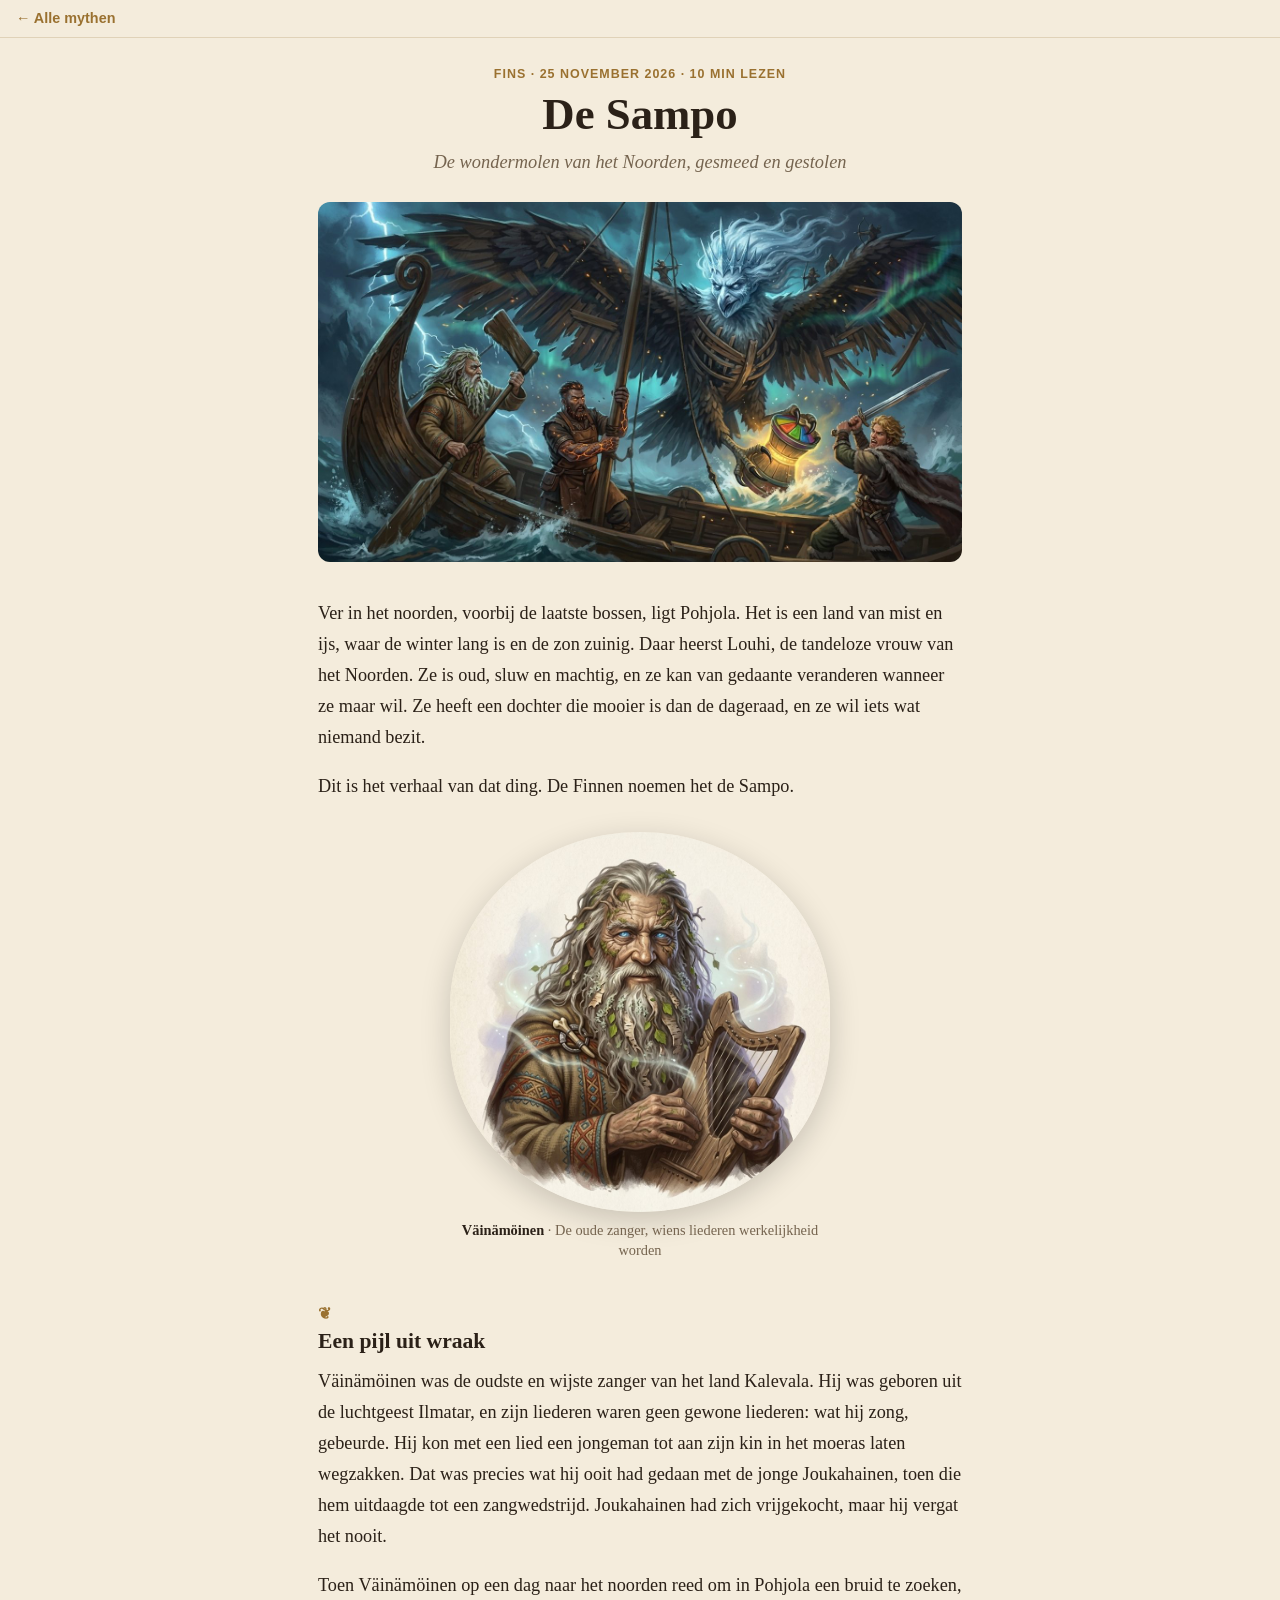
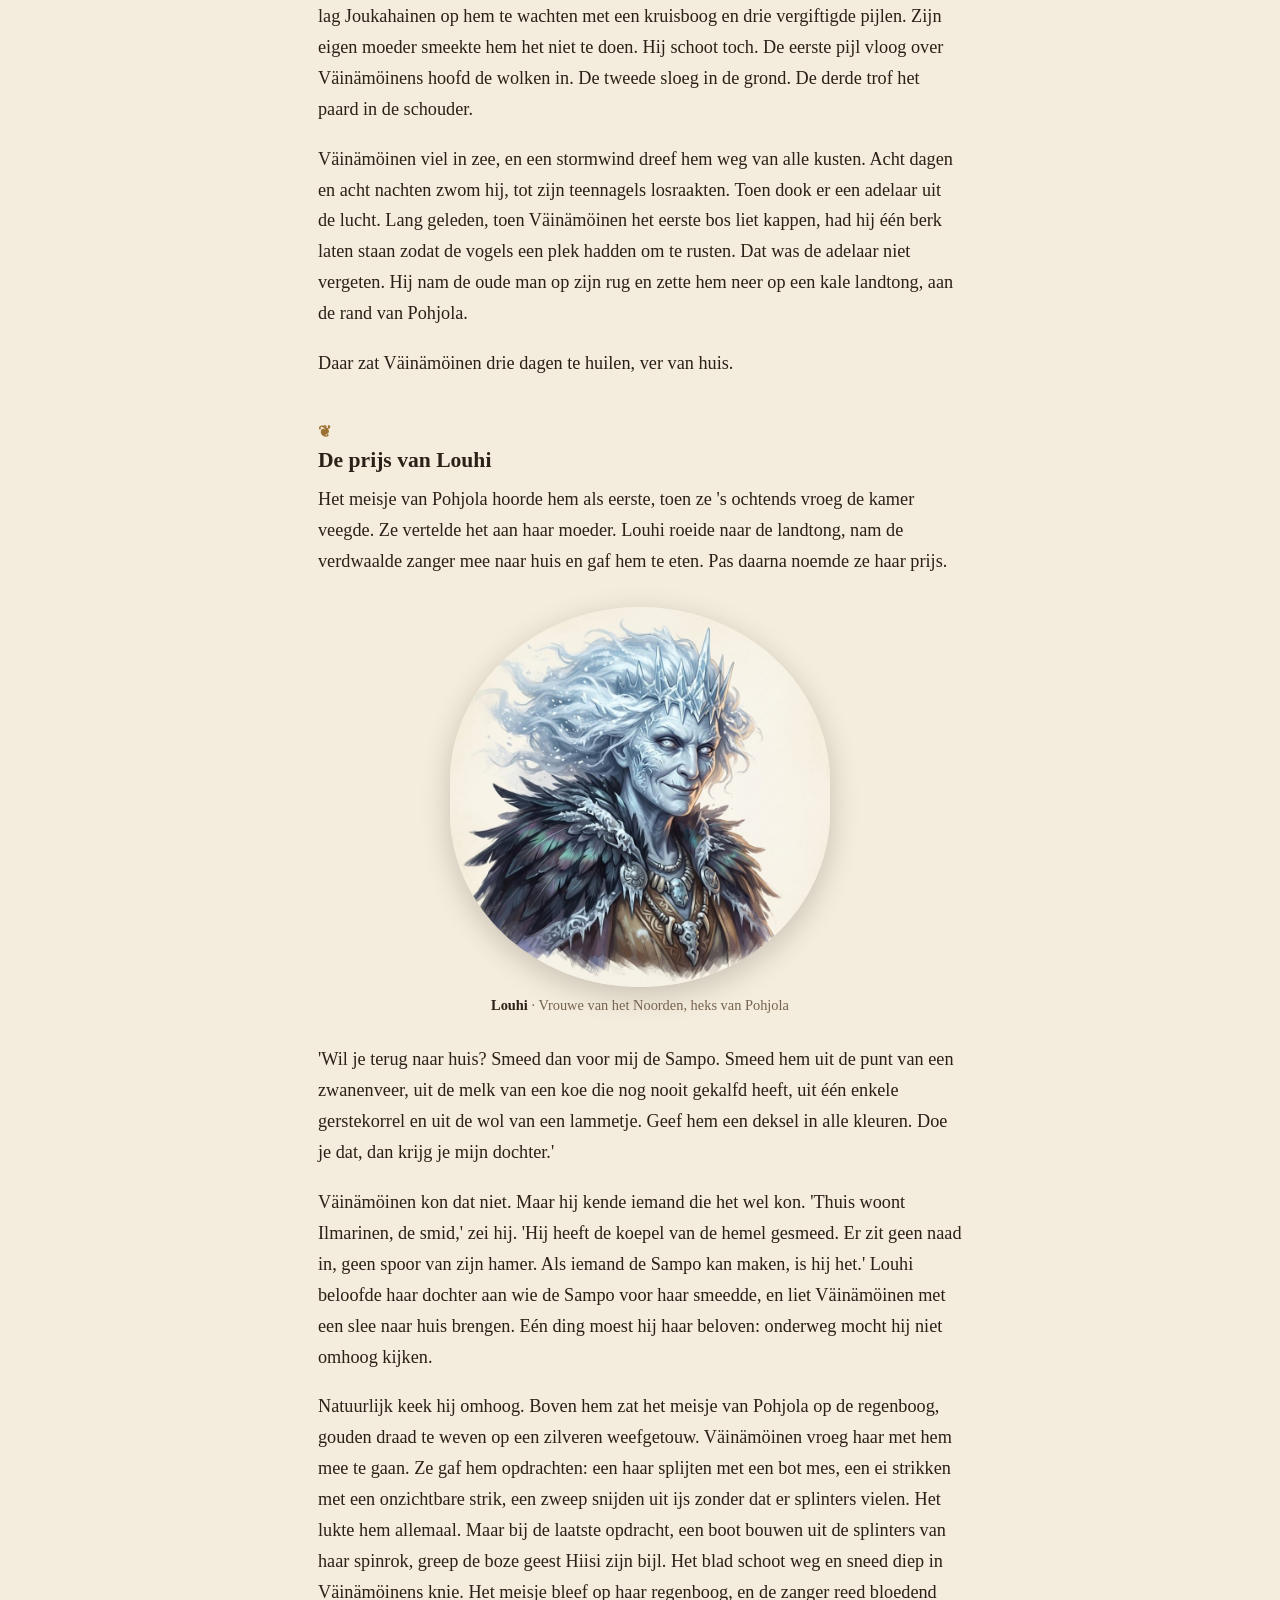
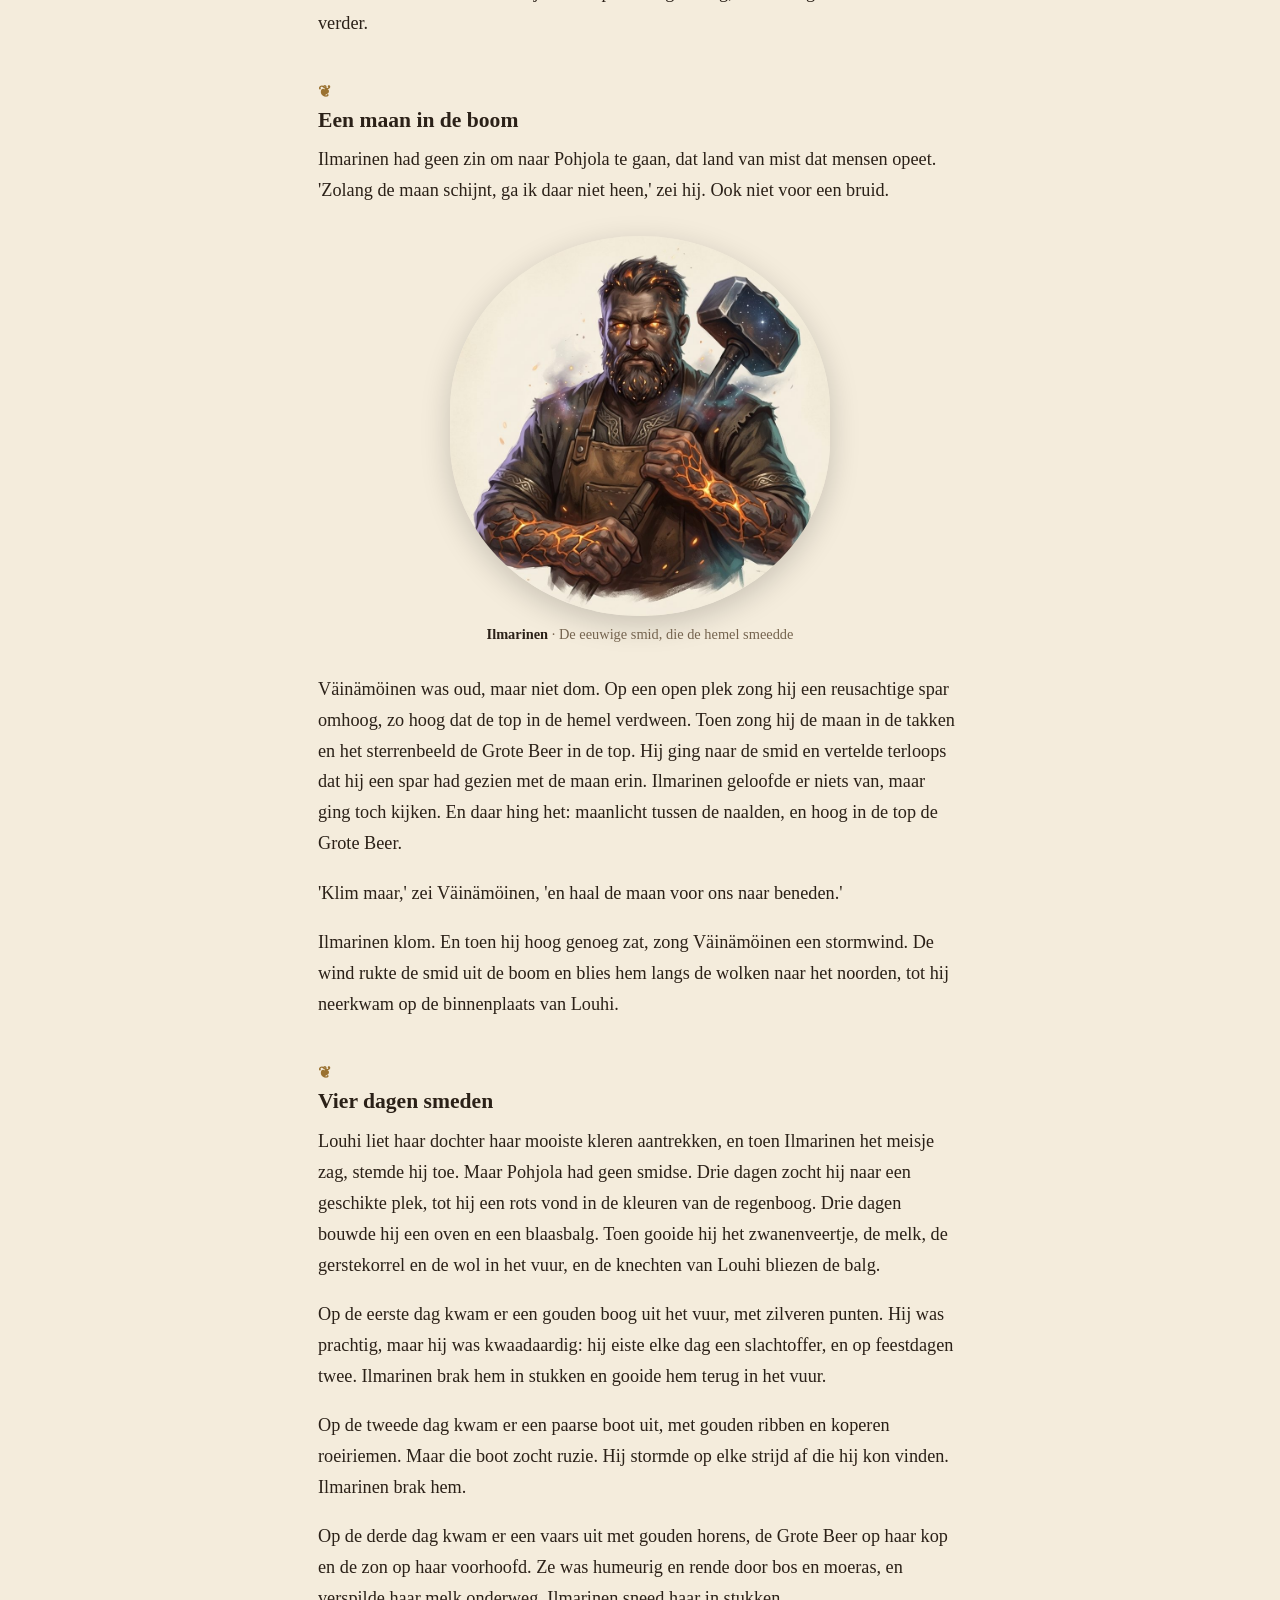
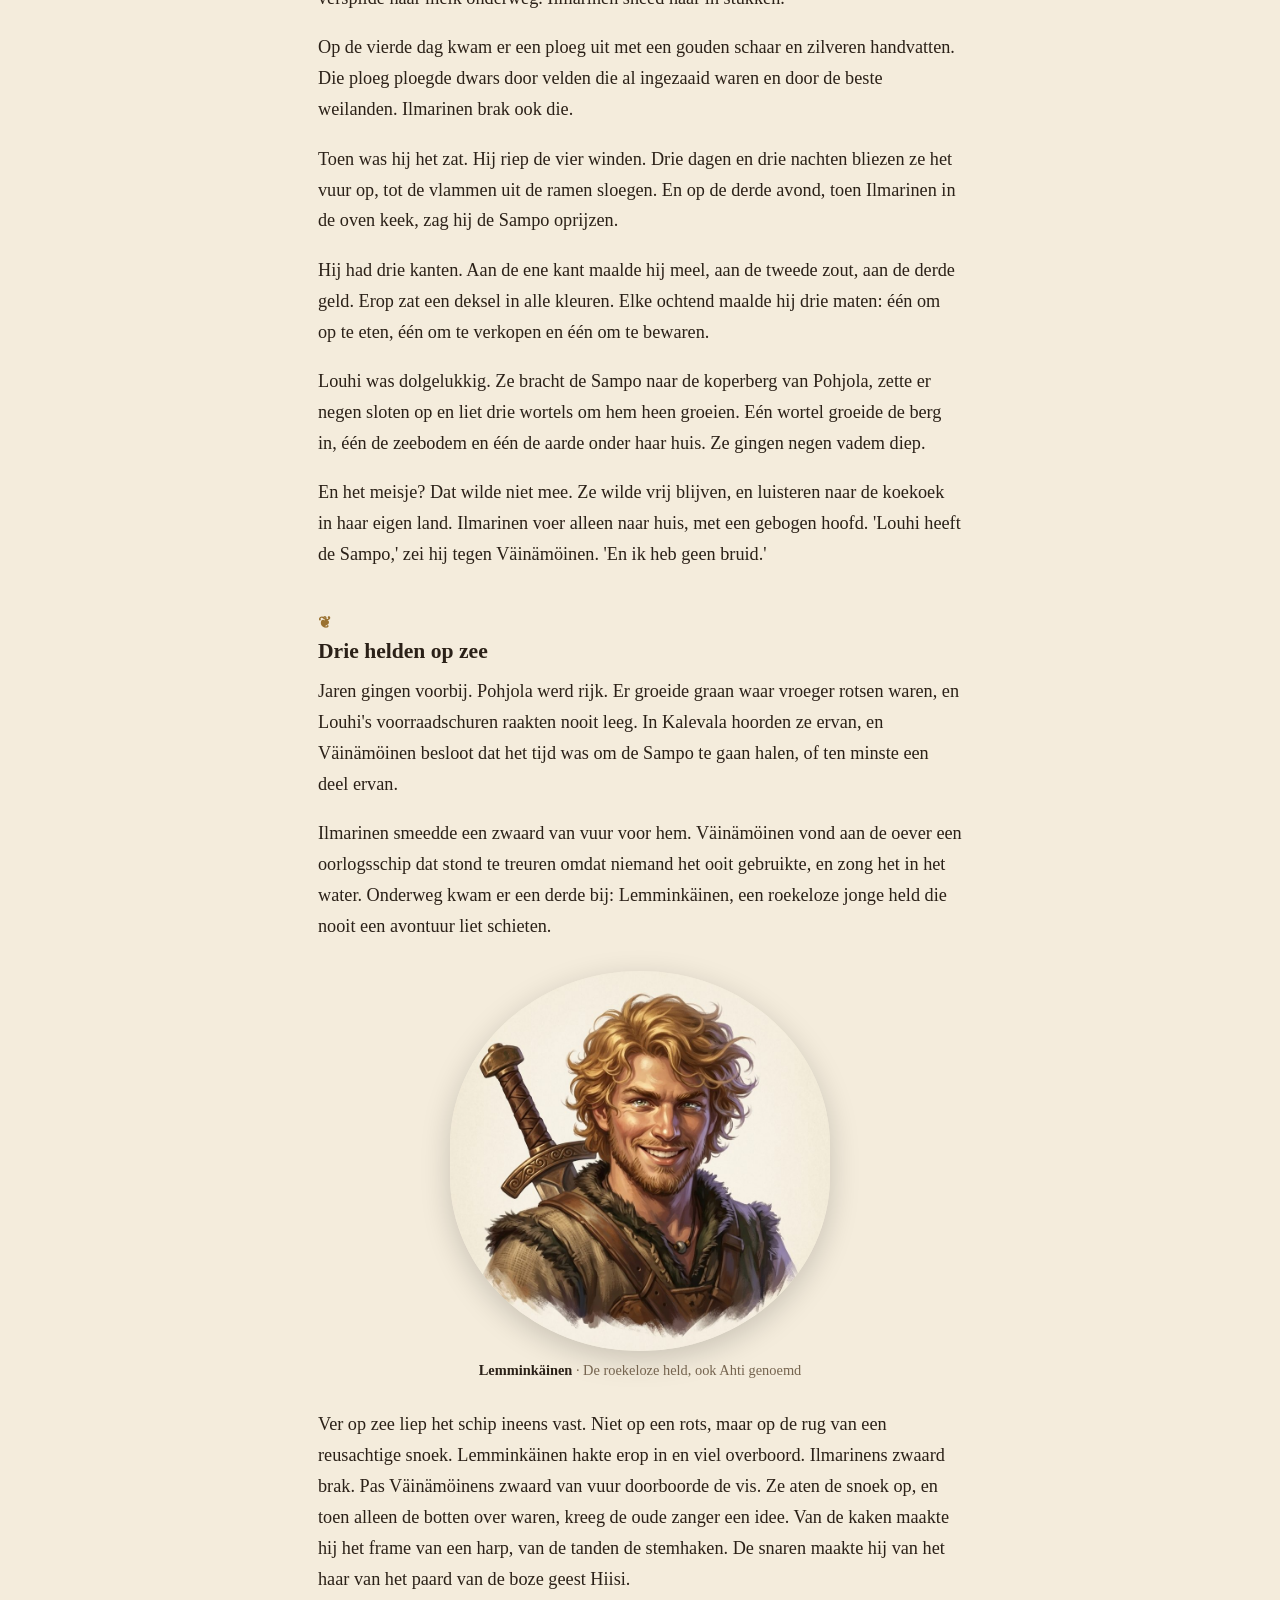
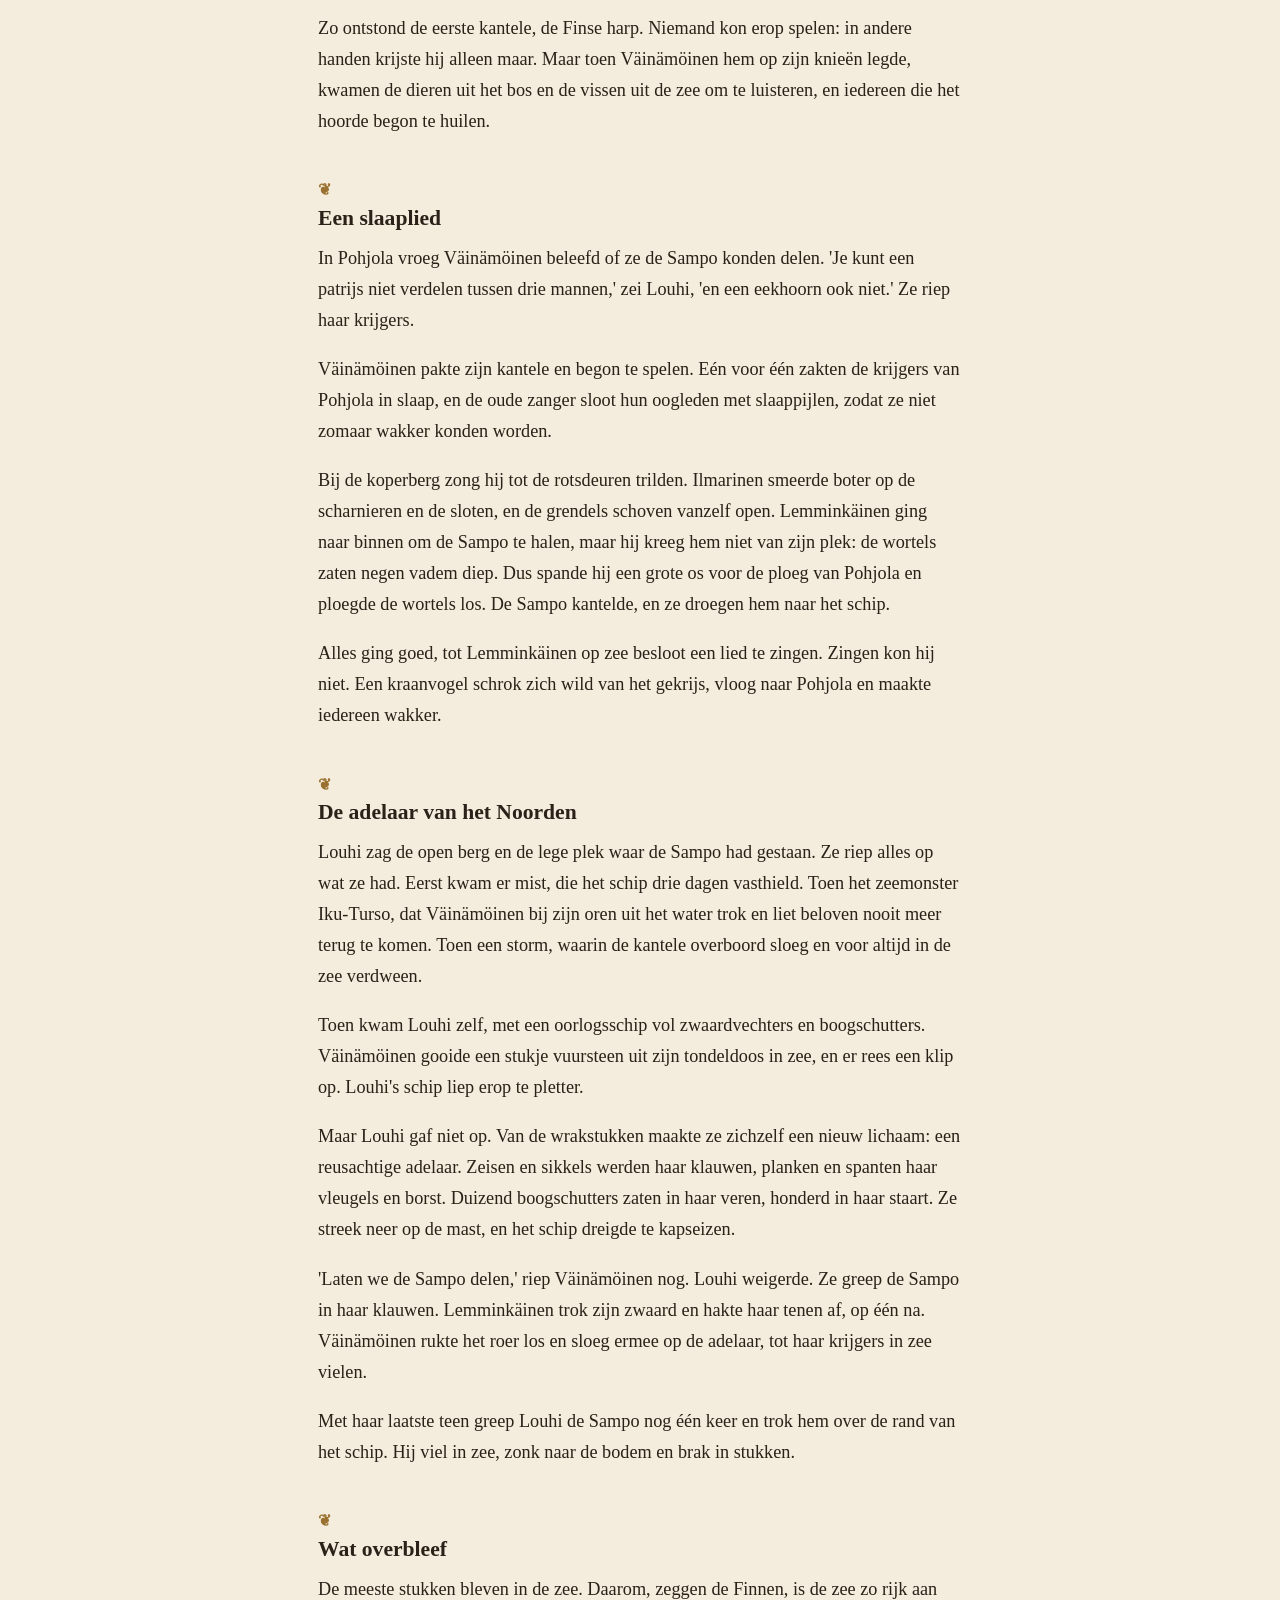
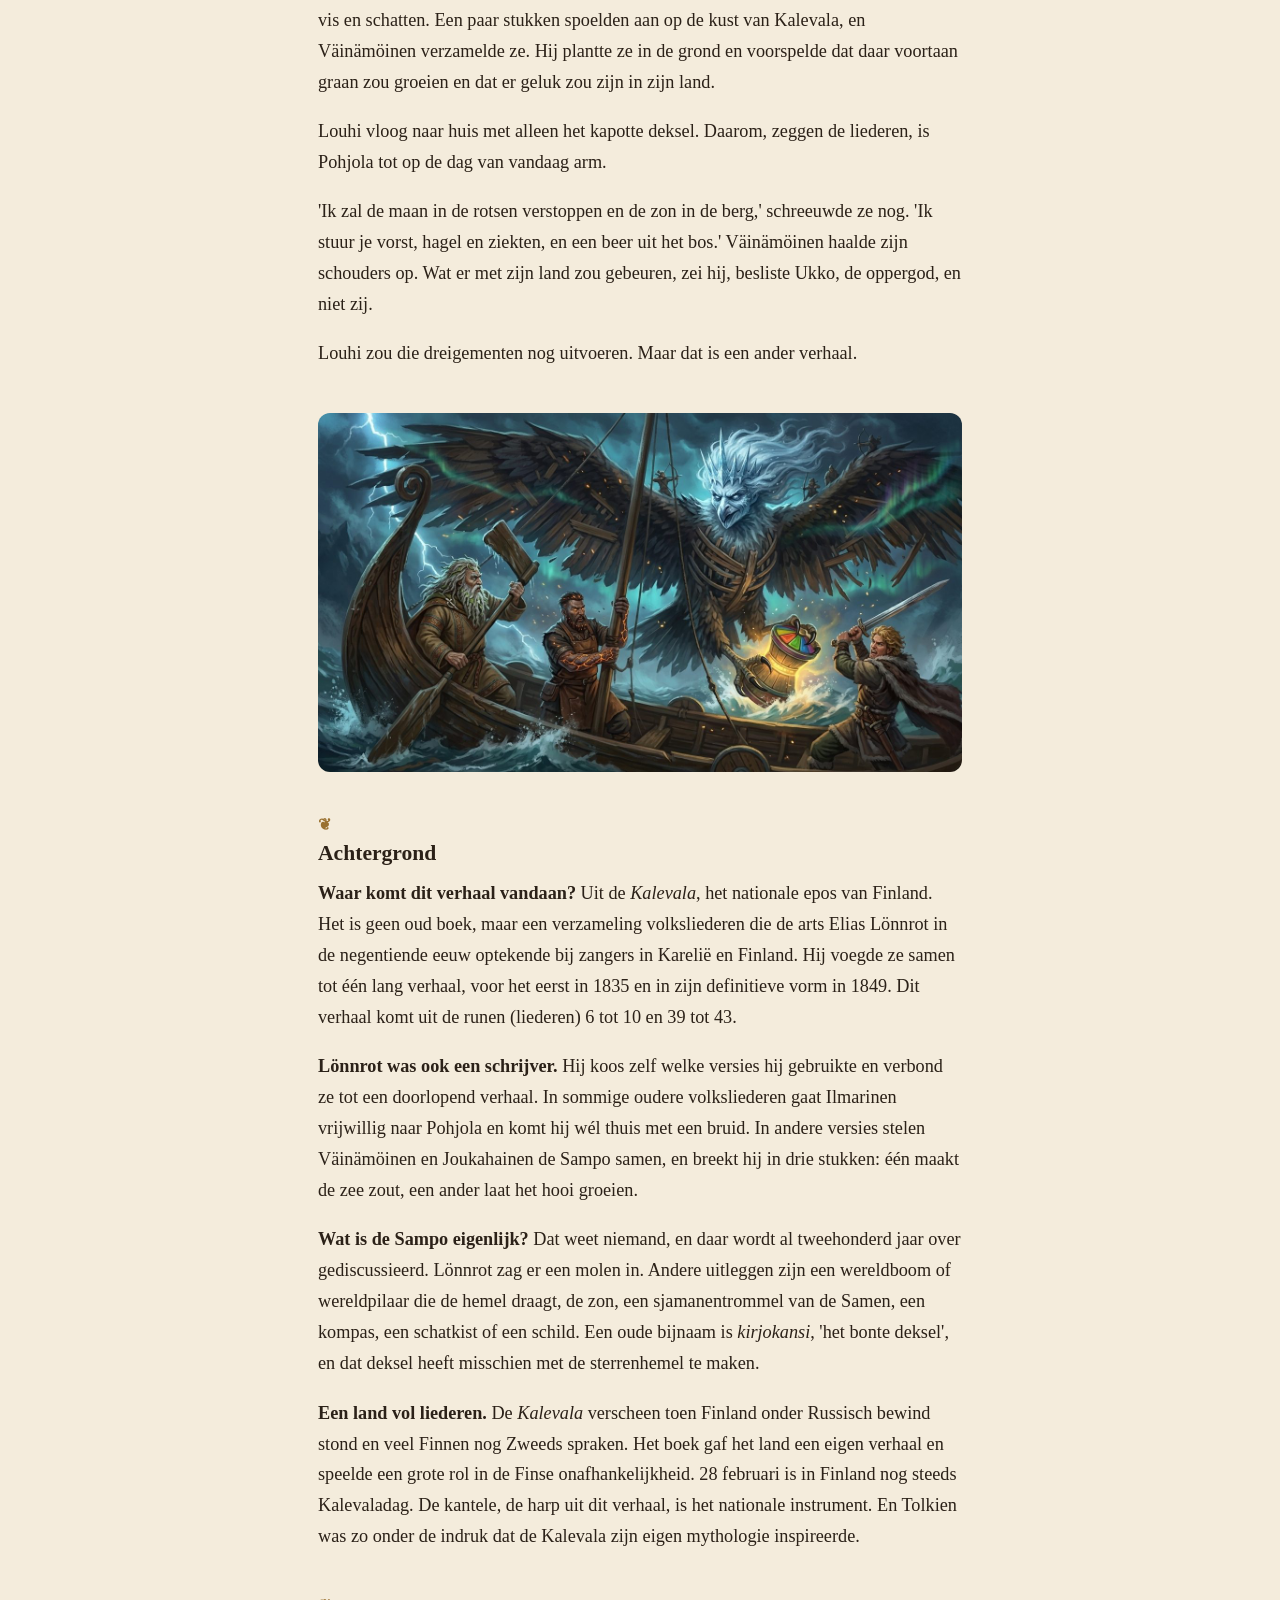
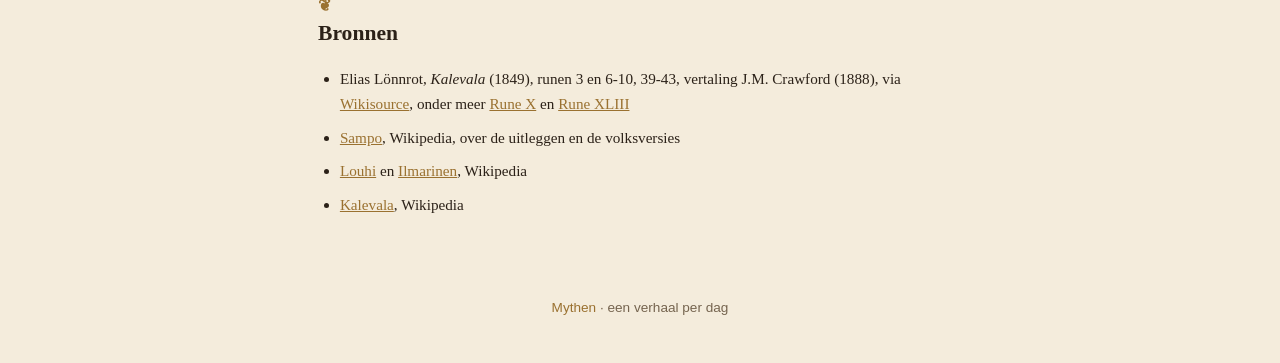
<file: verhalen/de-sampo.html>
<!doctype html>
<html lang="nl">
<head>
<meta charset="utf-8">
<meta name="viewport" content="width=device-width, initial-scale=1">
<title>De Sampo · Mythen</title>
<meta name="description" content="Om thuis te komen belooft de oude zanger Väinämöinen dat zijn vriend de smid een wondermolen zal smeden voor de heks van het Noorden. Jaren later komen ze hem terughalen, met een harp van vissengraat en een zeeslag tegen een reusachtige adelaar.">
<meta name="author" content="Mythen">
<meta property="og:type" content="article">
<meta property="og:title" content="De Sampo">
<meta property="og:description" content="Om thuis te komen belooft de oude zanger Väinämöinen dat zijn vriend de smid een wondermolen zal smeden voor de heks van het Noorden. Jaren later komen ze hem terughalen, met een harp van vissengraat en een zeeslag tegen een reusachtige adelaar.">
<meta property="og:image" content="https://simonbaijens.github.io/mythen/beelden/scenes/de-sampo.jpg">
<meta name="theme-color" content="#171310">
<link rel="stylesheet" href="../verhaal.css">
</head>
<body>
<nav class="terug"><a href="../">← Alle mythen</a></nav>
<article>
<header>
<p class="mythologie">Fins · <time datetime="2026-11-25">25 november 2026</time> · 10 min lezen</p>
<h1>De Sampo</h1>
<p class="ondertitel">De wondermolen van het Noorden, gesmeed en gestolen</p>
</header>
<figure class="scene"><img src="../beelden/scenes/de-sampo.jpg" alt="De Sampo" width="1400" height="788"></figure>
<p>Ver in het noorden, voorbij de laatste bossen, ligt Pohjola. Het is een land van mist en ijs, waar de winter lang is en de zon zuinig. Daar heerst Louhi, de tandeloze vrouw van het Noorden. Ze is oud, sluw en machtig, en ze kan van gedaante veranderen wanneer ze maar wil. Ze heeft een dochter die mooier is dan de dageraad, en ze wil iets wat niemand bezit.</p>
<p>Dit is het verhaal van dat ding. De Finnen noemen het de Sampo.</p>
<figure class="figuur" id="figuur-vainamoinen"><img src="../beelden/figuren/vainamoinen.jpg" alt="Väinämöinen" width="900" height="900" loading="lazy"><figcaption><strong>Väinämöinen</strong> · De oude zanger, wiens liederen werkelijkheid worden</figcaption></figure>
<h2>Een pijl uit wraak</h2>
<p>Väinämöinen was de oudste en wijste zanger van het land Kalevala. Hij was geboren uit de luchtgeest Ilmatar, en zijn liederen waren geen gewone liederen: wat hij zong, gebeurde. Hij kon met een lied een jongeman tot aan zijn kin in het moeras laten wegzakken. Dat was precies wat hij ooit had gedaan met de jonge Joukahainen, toen die hem uitdaagde tot een zangwedstrijd. Joukahainen had zich vrijgekocht, maar hij vergat het nooit.</p>
<p>Toen Väinämöinen op een dag naar het noorden reed om in Pohjola een bruid te zoeken, lag Joukahainen op hem te wachten met een kruisboog en drie vergiftigde pijlen. Zijn eigen moeder smeekte hem het niet te doen. Hij schoot toch. De eerste pijl vloog over Väinämöinens hoofd de wolken in. De tweede sloeg in de grond. De derde trof het paard in de schouder.</p>
<p>Väinämöinen viel in zee, en een stormwind dreef hem weg van alle kusten. Acht dagen en acht nachten zwom hij, tot zijn teennagels losraakten. Toen dook er een adelaar uit de lucht. Lang geleden, toen Väinämöinen het eerste bos liet kappen, had hij één berk laten staan zodat de vogels een plek hadden om te rusten. Dat was de adelaar niet vergeten. Hij nam de oude man op zijn rug en zette hem neer op een kale landtong, aan de rand van Pohjola.</p>
<p>Daar zat Väinämöinen drie dagen te huilen, ver van huis.</p>
<h2>De prijs van Louhi</h2>
<p>Het meisje van Pohjola hoorde hem als eerste, toen ze 's ochtends vroeg de kamer veegde. Ze vertelde het aan haar moeder. Louhi roeide naar de landtong, nam de verdwaalde zanger mee naar huis en gaf hem te eten. Pas daarna noemde ze haar prijs.</p>
<figure class="figuur" id="figuur-louhi"><img src="../beelden/figuren/louhi.jpg" alt="Louhi" width="900" height="900" loading="lazy"><figcaption><strong>Louhi</strong> · Vrouwe van het Noorden, heks van Pohjola</figcaption></figure>
<p>'Wil je terug naar huis? Smeed dan voor mij de Sampo. Smeed hem uit de punt van een zwanenveer, uit de melk van een koe die nog nooit gekalfd heeft, uit één enkele gerstekorrel en uit de wol van een lammetje. Geef hem een deksel in alle kleuren. Doe je dat, dan krijg je mijn dochter.'</p>
<p>Väinämöinen kon dat niet. Maar hij kende iemand die het wel kon. 'Thuis woont Ilmarinen, de smid,' zei hij. 'Hij heeft de koepel van de hemel gesmeed. Er zit geen naad in, geen spoor van zijn hamer. Als iemand de Sampo kan maken, is hij het.' Louhi beloofde haar dochter aan wie de Sampo voor haar smeedde, en liet Väinämöinen met een slee naar huis brengen. Eén ding moest hij haar beloven: onderweg mocht hij niet omhoog kijken.</p>
<p>Natuurlijk keek hij omhoog. Boven hem zat het meisje van Pohjola op de regenboog, gouden draad te weven op een zilveren weefgetouw. Väinämöinen vroeg haar met hem mee te gaan. Ze gaf hem opdrachten: een haar splijten met een bot mes, een ei strikken met een onzichtbare strik, een zweep snijden uit ijs zonder dat er splinters vielen. Het lukte hem allemaal. Maar bij de laatste opdracht, een boot bouwen uit de splinters van haar spinrok, greep de boze geest Hiisi zijn bijl. Het blad schoot weg en sneed diep in Väinämöinens knie. Het meisje bleef op haar regenboog, en de zanger reed bloedend verder.</p>
<h2>Een maan in de boom</h2>
<p>Ilmarinen had geen zin om naar Pohjola te gaan, dat land van mist dat mensen opeet. 'Zolang de maan schijnt, ga ik daar niet heen,' zei hij. Ook niet voor een bruid.</p>
<figure class="figuur" id="figuur-ilmarinen"><img src="../beelden/figuren/ilmarinen.jpg" alt="Ilmarinen" width="900" height="900" loading="lazy"><figcaption><strong>Ilmarinen</strong> · De eeuwige smid, die de hemel smeedde</figcaption></figure>
<p>Väinämöinen was oud, maar niet dom. Op een open plek zong hij een reusachtige spar omhoog, zo hoog dat de top in de hemel verdween. Toen zong hij de maan in de takken en het sterrenbeeld de Grote Beer in de top. Hij ging naar de smid en vertelde terloops dat hij een spar had gezien met de maan erin. Ilmarinen geloofde er niets van, maar ging toch kijken. En daar hing het: maanlicht tussen de naalden, en hoog in de top de Grote Beer.</p>
<p>'Klim maar,' zei Väinämöinen, 'en haal de maan voor ons naar beneden.'</p>
<p>Ilmarinen klom. En toen hij hoog genoeg zat, zong Väinämöinen een stormwind. De wind rukte de smid uit de boom en blies hem langs de wolken naar het noorden, tot hij neerkwam op de binnenplaats van Louhi.</p>
<h2>Vier dagen smeden</h2>
<p>Louhi liet haar dochter haar mooiste kleren aantrekken, en toen Ilmarinen het meisje zag, stemde hij toe. Maar Pohjola had geen smidse. Drie dagen zocht hij naar een geschikte plek, tot hij een rots vond in de kleuren van de regenboog. Drie dagen bouwde hij een oven en een blaasbalg. Toen gooide hij het zwanenveertje, de melk, de gerstekorrel en de wol in het vuur, en de knechten van Louhi bliezen de balg.</p>
<p>Op de eerste dag kwam er een gouden boog uit het vuur, met zilveren punten. Hij was prachtig, maar hij was kwaadaardig: hij eiste elke dag een slachtoffer, en op feestdagen twee. Ilmarinen brak hem in stukken en gooide hem terug in het vuur.</p>
<p>Op de tweede dag kwam er een paarse boot uit, met gouden ribben en koperen roeiriemen. Maar die boot zocht ruzie. Hij stormde op elke strijd af die hij kon vinden. Ilmarinen brak hem.</p>
<p>Op de derde dag kwam er een vaars uit met gouden horens, de Grote Beer op haar kop en de zon op haar voorhoofd. Ze was humeurig en rende door bos en moeras, en verspilde haar melk onderweg. Ilmarinen sneed haar in stukken.</p>
<p>Op de vierde dag kwam er een ploeg uit met een gouden schaar en zilveren handvatten. Die ploeg ploegde dwars door velden die al ingezaaid waren en door de beste weilanden. Ilmarinen brak ook die.</p>
<p>Toen was hij het zat. Hij riep de vier winden. Drie dagen en drie nachten bliezen ze het vuur op, tot de vlammen uit de ramen sloegen. En op de derde avond, toen Ilmarinen in de oven keek, zag hij de Sampo oprijzen.</p>
<p>Hij had drie kanten. Aan de ene kant maalde hij meel, aan de tweede zout, aan de derde geld. Erop zat een deksel in alle kleuren. Elke ochtend maalde hij drie maten: één om op te eten, één om te verkopen en één om te bewaren.</p>
<p>Louhi was dolgelukkig. Ze bracht de Sampo naar de koperberg van Pohjola, zette er negen sloten op en liet drie wortels om hem heen groeien. Eén wortel groeide de berg in, één de zeebodem en één de aarde onder haar huis. Ze gingen negen vadem diep.</p>
<p>En het meisje? Dat wilde niet mee. Ze wilde vrij blijven, en luisteren naar de koekoek in haar eigen land. Ilmarinen voer alleen naar huis, met een gebogen hoofd. 'Louhi heeft de Sampo,' zei hij tegen Väinämöinen. 'En ik heb geen bruid.'</p>
<h2>Drie helden op zee</h2>
<p>Jaren gingen voorbij. Pohjola werd rijk. Er groeide graan waar vroeger rotsen waren, en Louhi's voorraadschuren raakten nooit leeg. In Kalevala hoorden ze ervan, en Väinämöinen besloot dat het tijd was om de Sampo te gaan halen, of ten minste een deel ervan.</p>
<p>Ilmarinen smeedde een zwaard van vuur voor hem. Väinämöinen vond aan de oever een oorlogsschip dat stond te treuren omdat niemand het ooit gebruikte, en zong het in het water. Onderweg kwam er een derde bij: Lemminkäinen, een roekeloze jonge held die nooit een avontuur liet schieten.</p>
<figure class="figuur" id="figuur-lemminkainen"><img src="../beelden/figuren/lemminkainen.jpg" alt="Lemminkäinen" width="900" height="900" loading="lazy"><figcaption><strong>Lemminkäinen</strong> · De roekeloze held, ook Ahti genoemd</figcaption></figure>
<p>Ver op zee liep het schip ineens vast. Niet op een rots, maar op de rug van een reusachtige snoek. Lemminkäinen hakte erop in en viel overboord. Ilmarinens zwaard brak. Pas Väinämöinens zwaard van vuur doorboorde de vis. Ze aten de snoek op, en toen alleen de botten over waren, kreeg de oude zanger een idee. Van de kaken maakte hij het frame van een harp, van de tanden de stemhaken. De snaren maakte hij van het haar van het paard van de boze geest Hiisi.</p>
<p>Zo ontstond de eerste kantele, de Finse harp. Niemand kon erop spelen: in andere handen krijste hij alleen maar. Maar toen Väinämöinen hem op zijn knieën legde, kwamen de dieren uit het bos en de vissen uit de zee om te luisteren, en iedereen die het hoorde begon te huilen.</p>
<h2>Een slaaplied</h2>
<p>In Pohjola vroeg Väinämöinen beleefd of ze de Sampo konden delen. 'Je kunt een patrijs niet verdelen tussen drie mannen,' zei Louhi, 'en een eekhoorn ook niet.' Ze riep haar krijgers.</p>
<p>Väinämöinen pakte zijn kantele en begon te spelen. Eén voor één zakten de krijgers van Pohjola in slaap, en de oude zanger sloot hun oogleden met slaappijlen, zodat ze niet zomaar wakker konden worden.</p>
<p>Bij de koperberg zong hij tot de rotsdeuren trilden. Ilmarinen smeerde boter op de scharnieren en de sloten, en de grendels schoven vanzelf open. Lemminkäinen ging naar binnen om de Sampo te halen, maar hij kreeg hem niet van zijn plek: de wortels zaten negen vadem diep. Dus spande hij een grote os voor de ploeg van Pohjola en ploegde de wortels los. De Sampo kantelde, en ze droegen hem naar het schip.</p>
<p>Alles ging goed, tot Lemminkäinen op zee besloot een lied te zingen. Zingen kon hij niet. Een kraanvogel schrok zich wild van het gekrijs, vloog naar Pohjola en maakte iedereen wakker.</p>
<h2>De adelaar van het Noorden</h2>
<p>Louhi zag de open berg en de lege plek waar de Sampo had gestaan. Ze riep alles op wat ze had. Eerst kwam er mist, die het schip drie dagen vasthield. Toen het zeemonster Iku-Turso, dat Väinämöinen bij zijn oren uit het water trok en liet beloven nooit meer terug te komen. Toen een storm, waarin de kantele overboord sloeg en voor altijd in de zee verdween.</p>
<p>Toen kwam Louhi zelf, met een oorlogsschip vol zwaardvechters en boogschutters. Väinämöinen gooide een stukje vuursteen uit zijn tondeldoos in zee, en er rees een klip op. Louhi's schip liep erop te pletter.</p>
<p>Maar Louhi gaf niet op. Van de wrakstukken maakte ze zichzelf een nieuw lichaam: een reusachtige adelaar. Zeisen en sikkels werden haar klauwen, planken en spanten haar vleugels en borst. Duizend boogschutters zaten in haar veren, honderd in haar staart. Ze streek neer op de mast, en het schip dreigde te kapseizen.</p>
<p>'Laten we de Sampo delen,' riep Väinämöinen nog. Louhi weigerde. Ze greep de Sampo in haar klauwen. Lemminkäinen trok zijn zwaard en hakte haar tenen af, op één na. Väinämöinen rukte het roer los en sloeg ermee op de adelaar, tot haar krijgers in zee vielen.</p>
<p>Met haar laatste teen greep Louhi de Sampo nog één keer en trok hem over de rand van het schip. Hij viel in zee, zonk naar de bodem en brak in stukken.</p>
<h2>Wat overbleef</h2>
<p>De meeste stukken bleven in de zee. Daarom, zeggen de Finnen, is de zee zo rijk aan vis en schatten. Een paar stukken spoelden aan op de kust van Kalevala, en Väinämöinen verzamelde ze. Hij plantte ze in de grond en voorspelde dat daar voortaan graan zou groeien en dat er geluk zou zijn in zijn land.</p>
<p>Louhi vloog naar huis met alleen het kapotte deksel. Daarom, zeggen de liederen, is Pohjola tot op de dag van vandaag arm.</p>
<p>'Ik zal de maan in de rotsen verstoppen en de zon in de berg,' schreeuwde ze nog. 'Ik stuur je vorst, hagel en ziekten, en een beer uit het bos.' Väinämöinen haalde zijn schouders op. Wat er met zijn land zou gebeuren, zei hij, besliste Ukko, de oppergod, en niet zij.</p>
<p>Louhi zou die dreigementen nog uitvoeren. Maar dat is een ander verhaal.</p>
<figure class="scene slot"><img src="../beelden/scenes/de-sampo.jpg" alt="De Sampo" width="1400" height="788"></figure>
<h2>Achtergrond</h2>
<p><strong>Waar komt dit verhaal vandaan?</strong> Uit de <em>Kalevala</em>, het nationale epos van Finland. Het is geen oud boek, maar een verzameling volksliederen die de arts Elias Lönnrot in de negentiende eeuw optekende bij zangers in Karelië en Finland. Hij voegde ze samen tot één lang verhaal, voor het eerst in 1835 en in zijn definitieve vorm in 1849. Dit verhaal komt uit de runen (liederen) 6 tot 10 en 39 tot 43.</p>
<p><strong>Lönnrot was ook een schrijver.</strong> Hij koos zelf welke versies hij gebruikte en verbond ze tot een doorlopend verhaal. In sommige oudere volksliederen gaat Ilmarinen vrijwillig naar Pohjola en komt hij wél thuis met een bruid. In andere versies stelen Väinämöinen en Joukahainen de Sampo samen, en breekt hij in drie stukken: één maakt de zee zout, een ander laat het hooi groeien.</p>
<p><strong>Wat is de Sampo eigenlijk?</strong> Dat weet niemand, en daar wordt al tweehonderd jaar over gediscussieerd. Lönnrot zag er een molen in. Andere uitleggen zijn een wereldboom of wereldpilaar die de hemel draagt, de zon, een sjamanentrommel van de Samen, een kompas, een schatkist of een schild. Een oude bijnaam is <em>kirjokansi</em>, 'het bonte deksel', en dat deksel heeft misschien met de sterrenhemel te maken.</p>
<p><strong>Een land vol liederen.</strong> De <em>Kalevala</em> verscheen toen Finland onder Russisch bewind stond en veel Finnen nog Zweeds spraken. Het boek gaf het land een eigen verhaal en speelde een grote rol in de Finse onafhankelijkheid. 28 februari is in Finland nog steeds Kalevaladag. De kantele, de harp uit dit verhaal, is het nationale instrument. En Tolkien was zo onder de indruk dat de Kalevala zijn eigen mythologie inspireerde.</p>
<h2>Bronnen</h2>
<ul><li>Elias Lönnrot, <em>Kalevala</em> (1849), runen 3 en 6-10, 39-43, vertaling J.M. Crawford (1888), via <a href="https://en.wikisource.org/wiki/The_Kalevala">Wikisource</a>, onder meer <a href="https://en.wikisource.org/wiki/The_Kalevala/Rune_X">Rune X</a> en <a href="https://en.wikisource.org/wiki/The_Kalevala/Rune_XLIII">Rune XLIII</a></li><li><a href="https://en.wikipedia.org/wiki/Sampo">Sampo</a>, Wikipedia, over de uitleggen en de volksversies</li><li><a href="https://en.wikipedia.org/wiki/Louhi">Louhi</a> en <a href="https://en.wikipedia.org/wiki/Ilmarinen">Ilmarinen</a>, Wikipedia</li><li><a href="https://en.wikipedia.org/wiki/Kalevala">Kalevala</a>, Wikipedia</li></ul>
</article>
<footer class="voet"><a href="../">Mythen</a> · een verhaal per dag</footer>
</body>
</html>
</file>
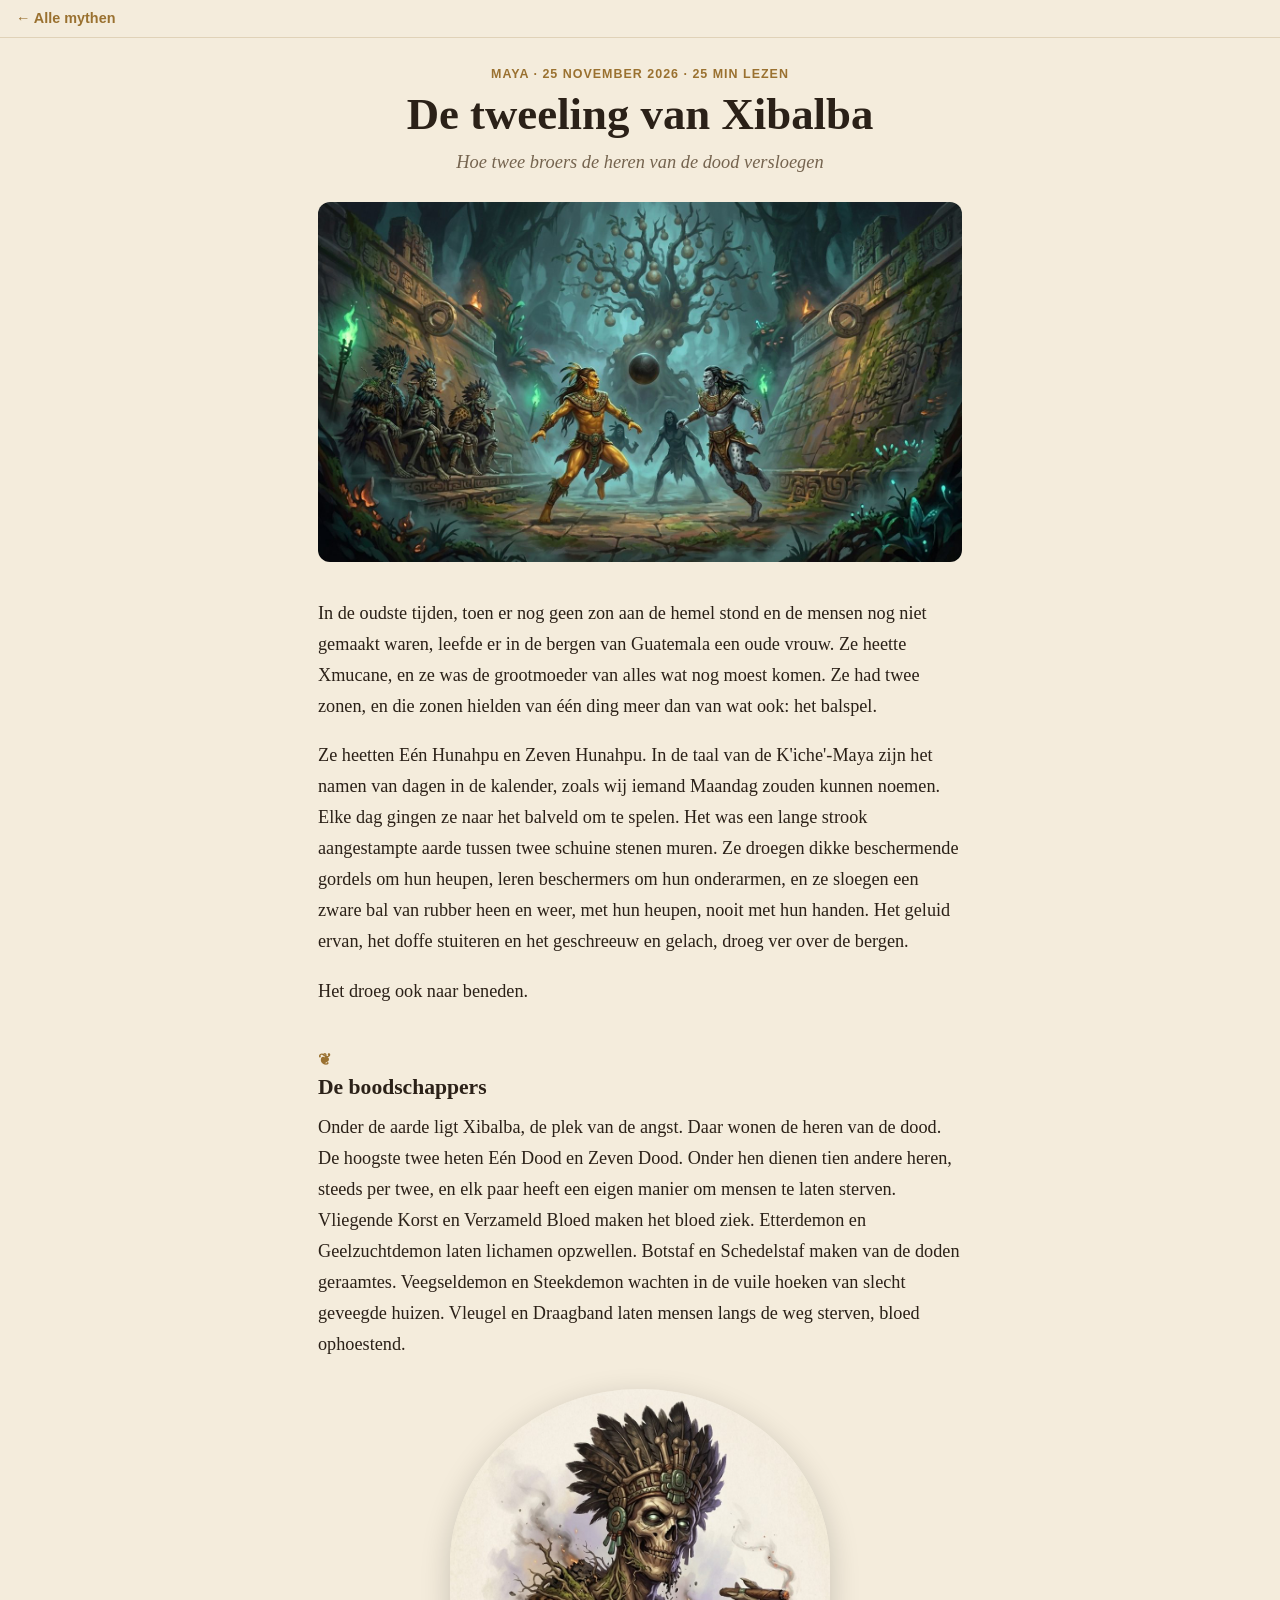
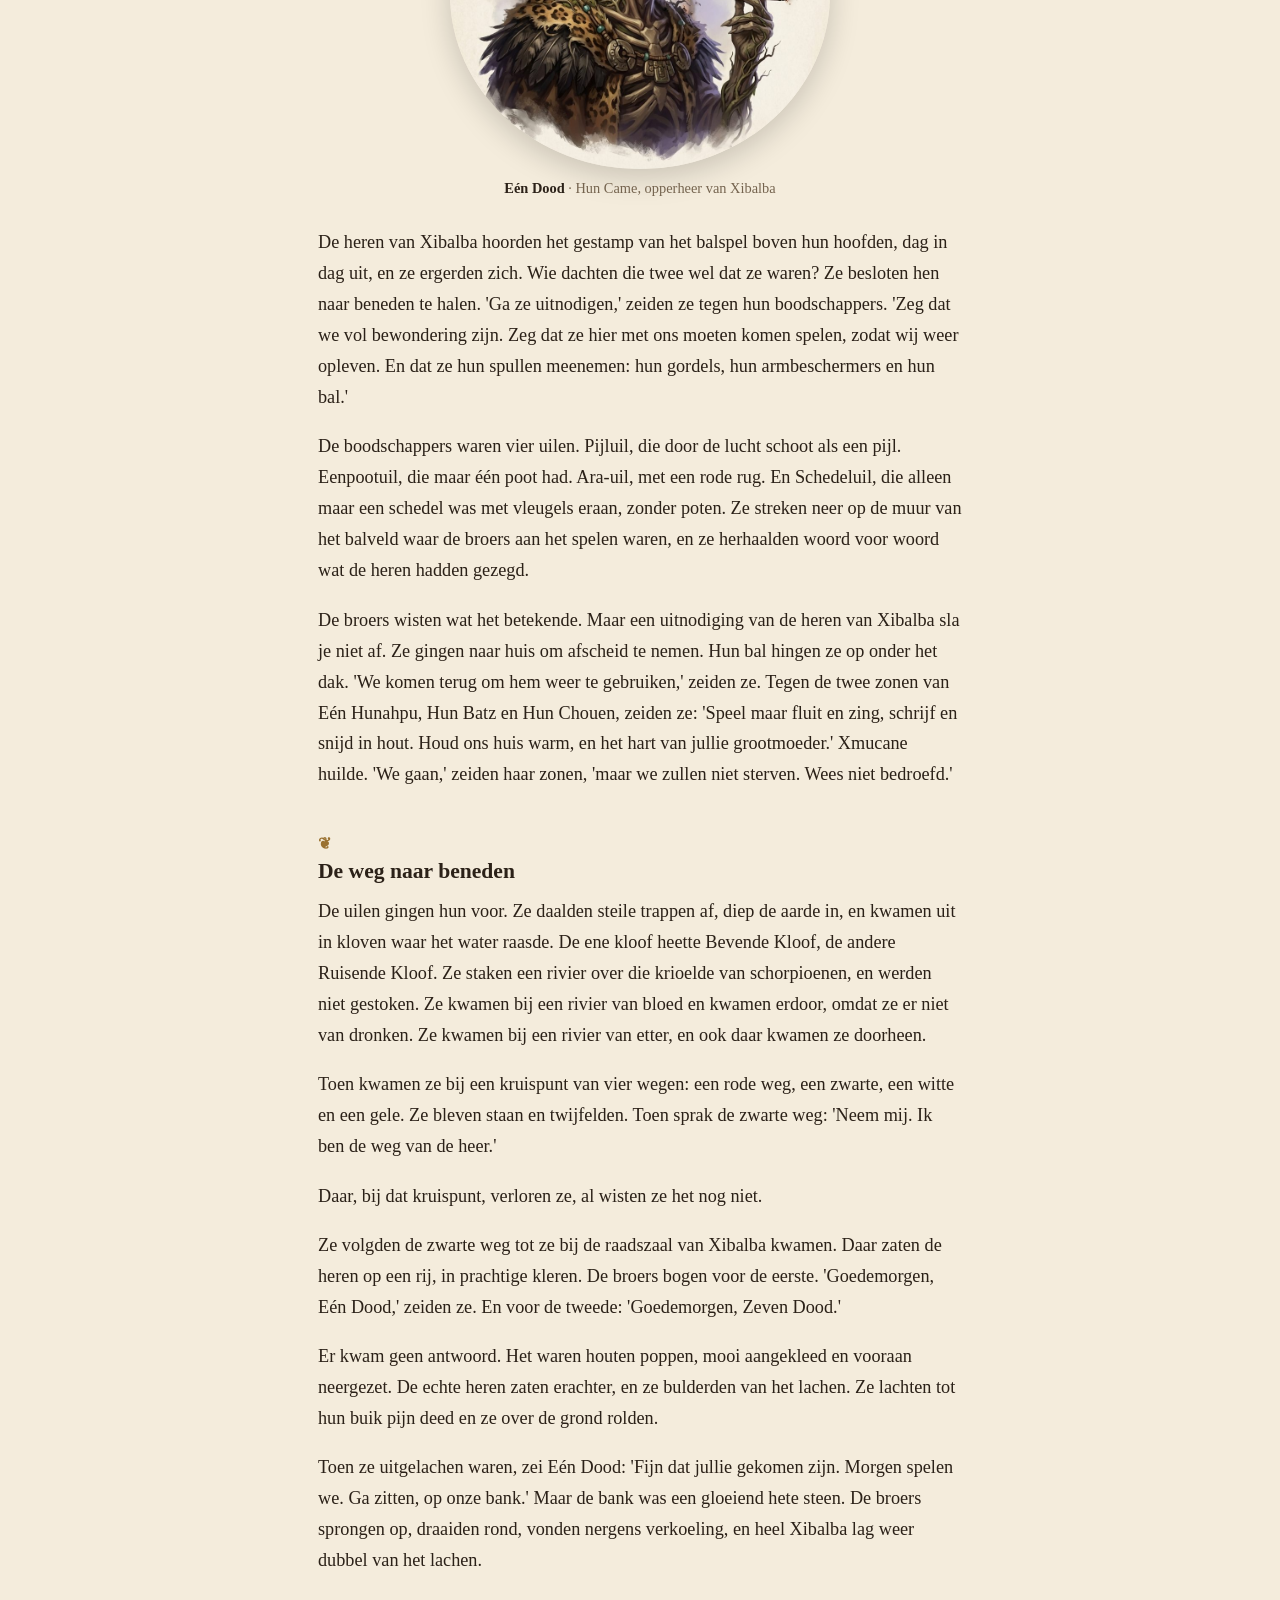
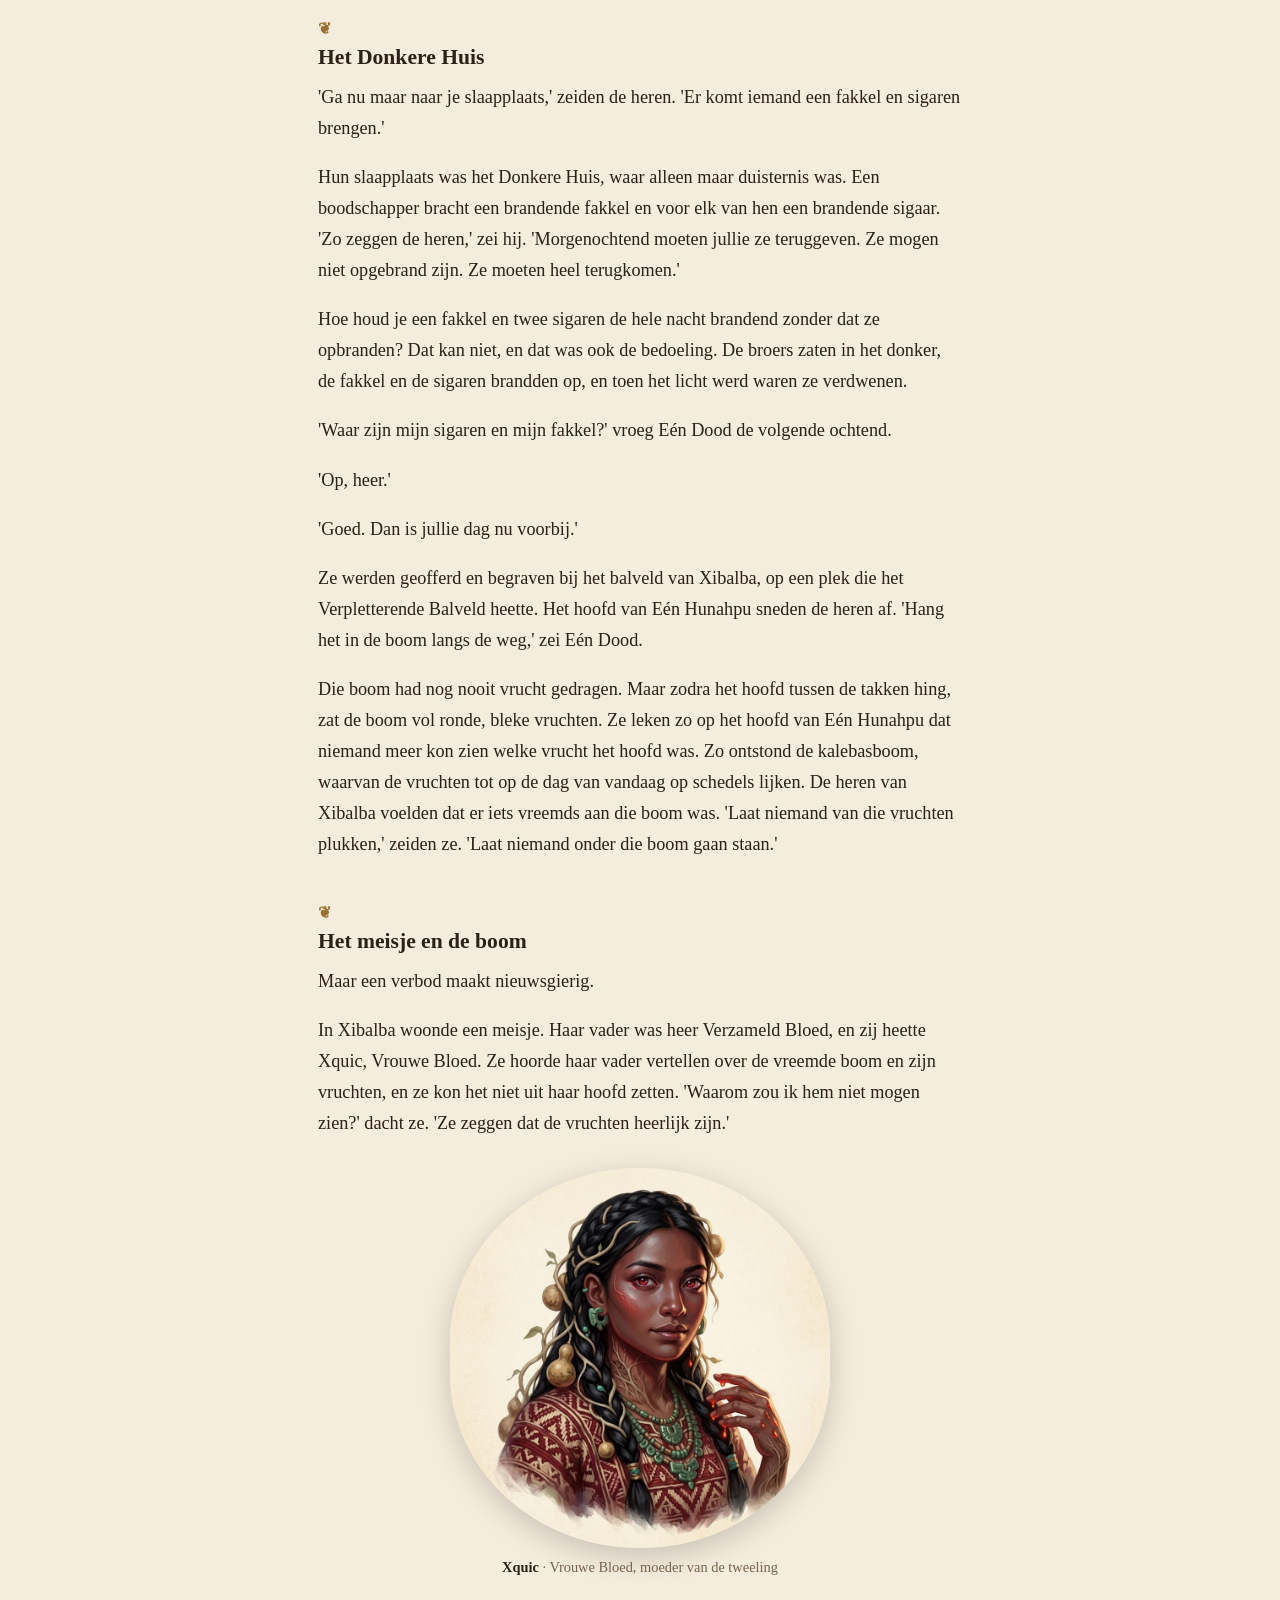
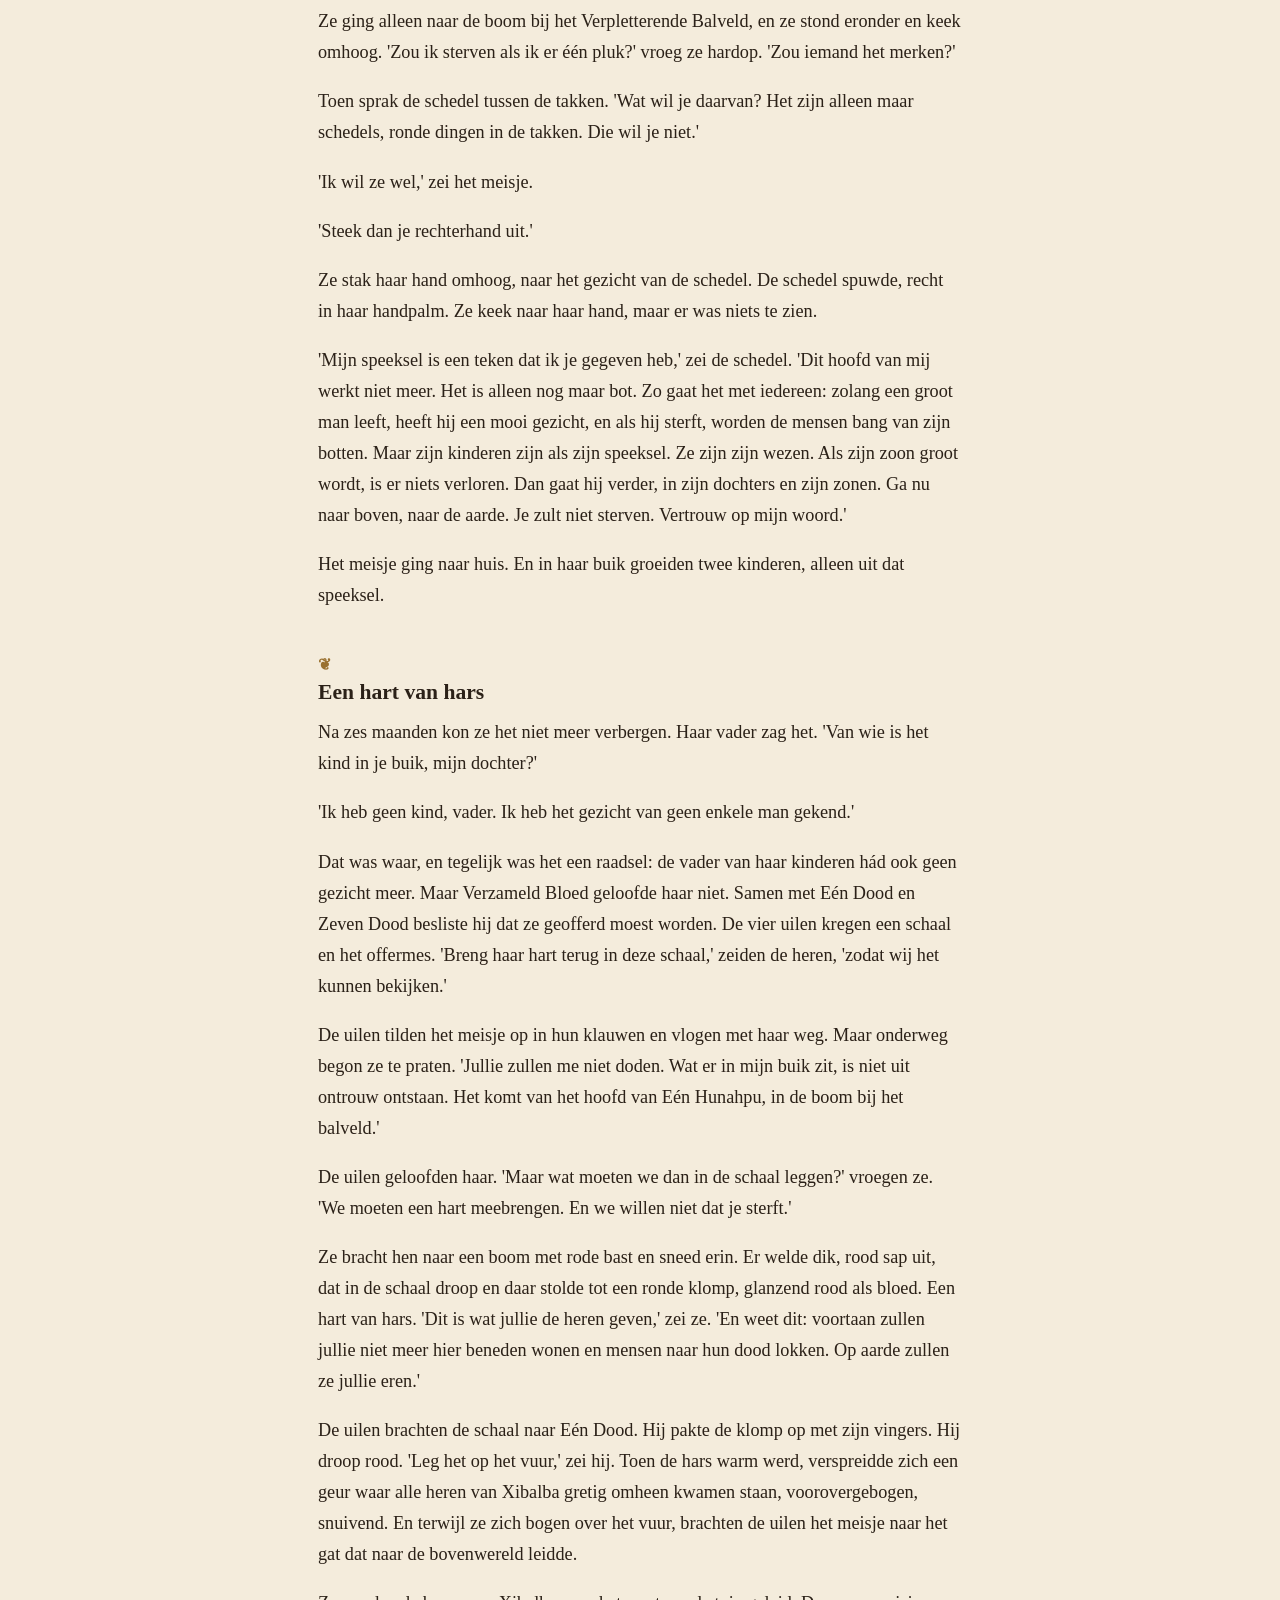
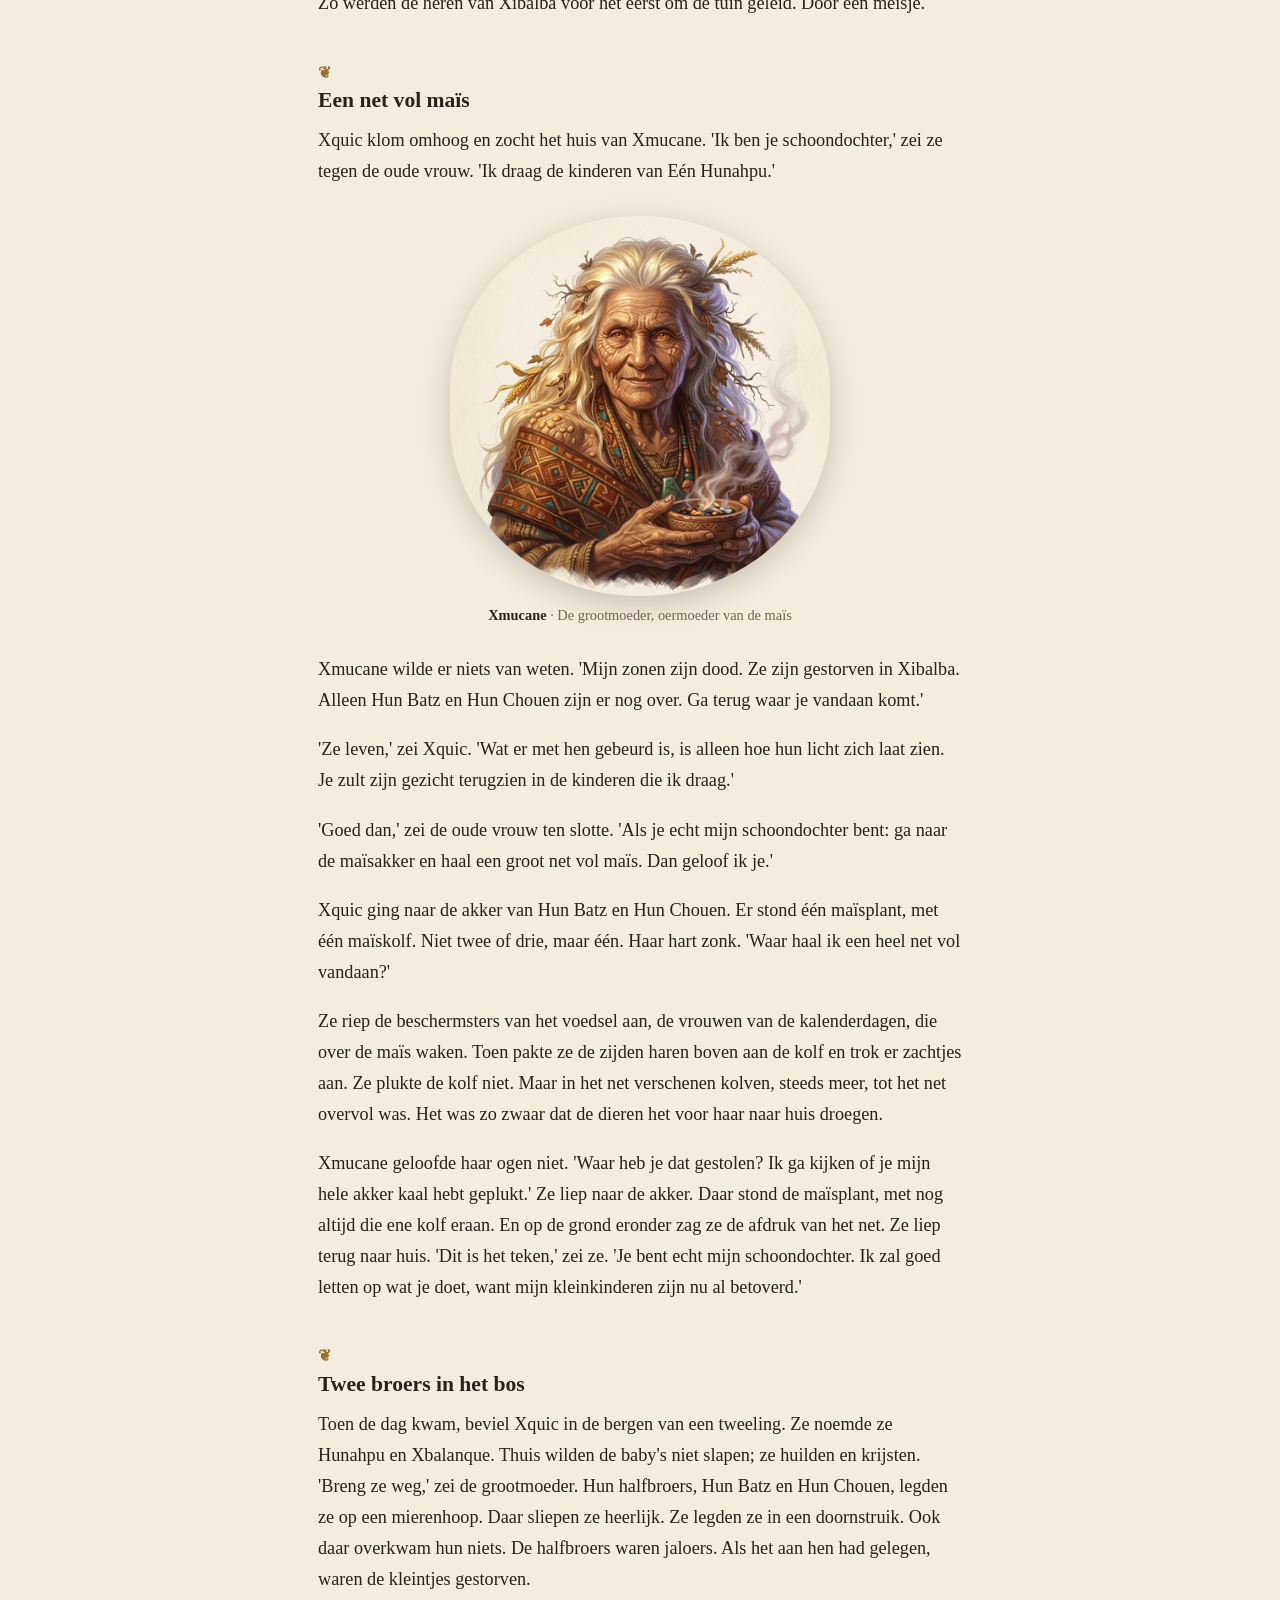
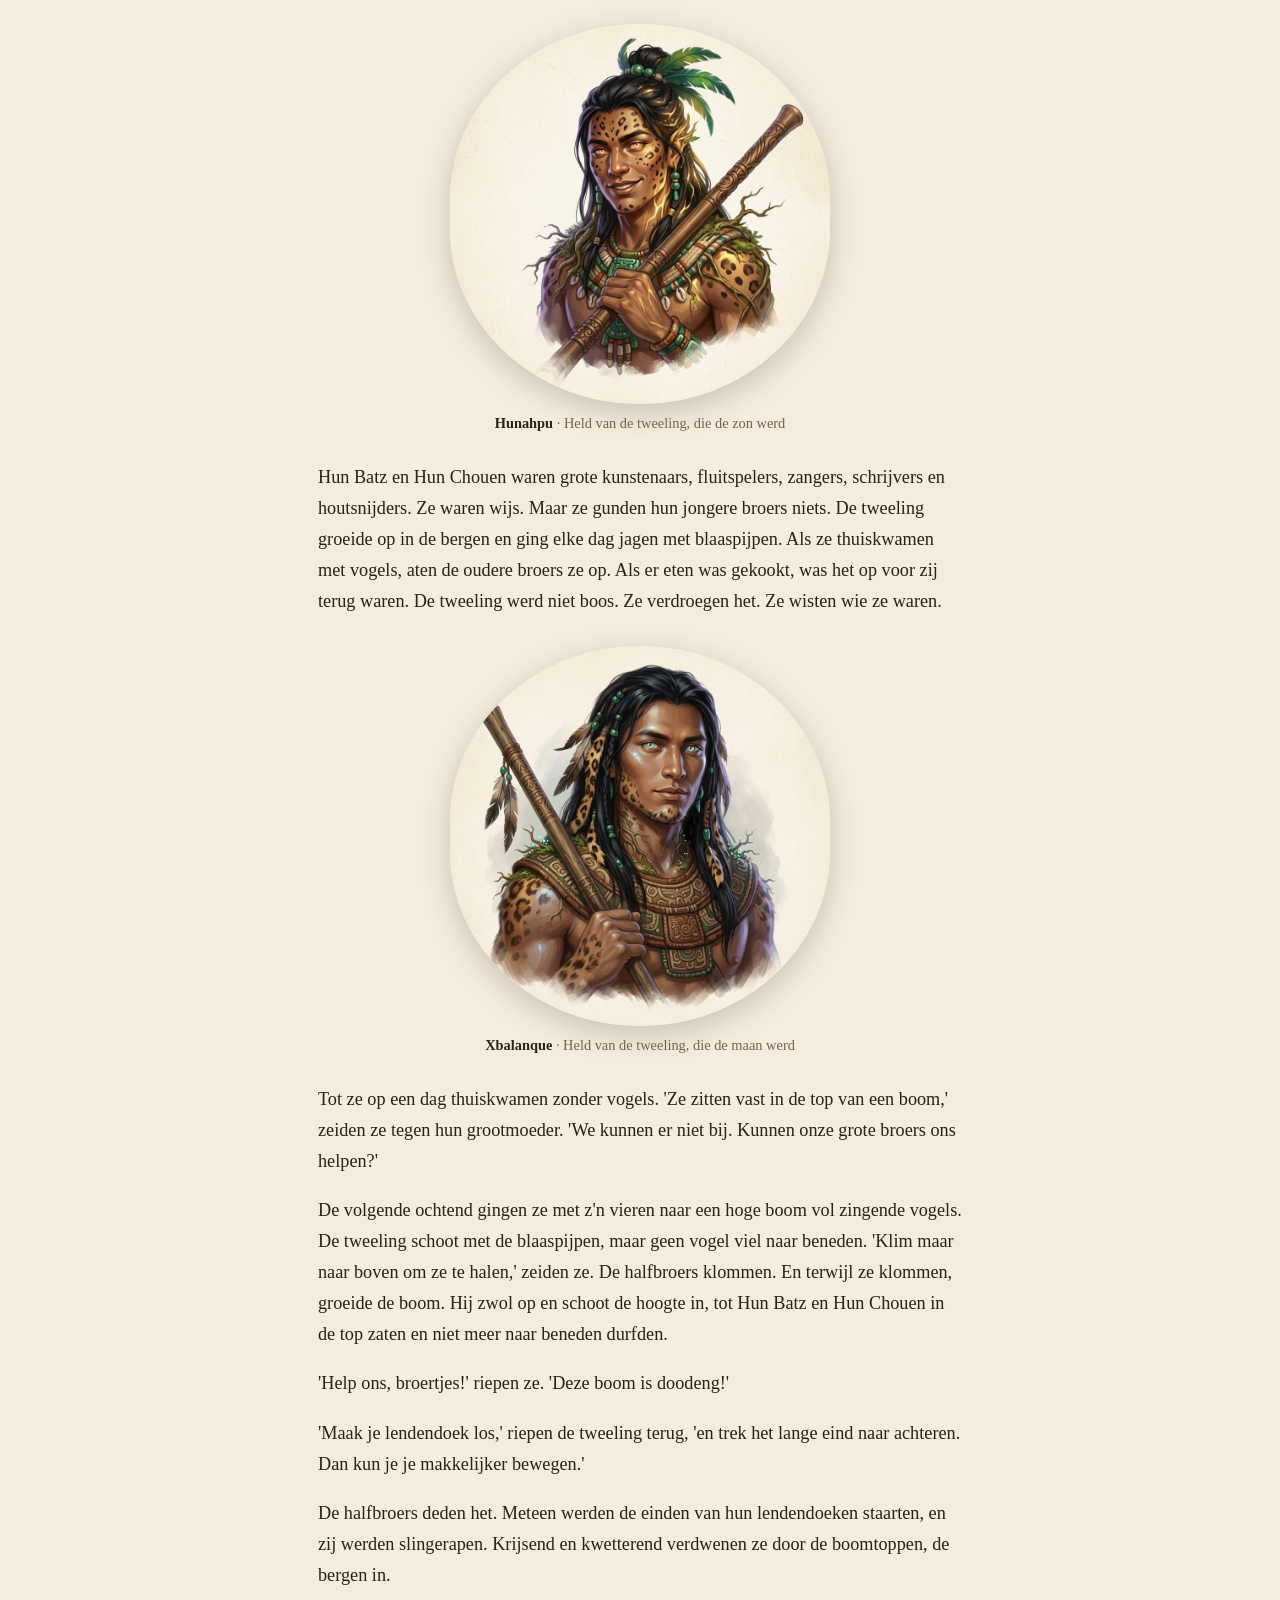
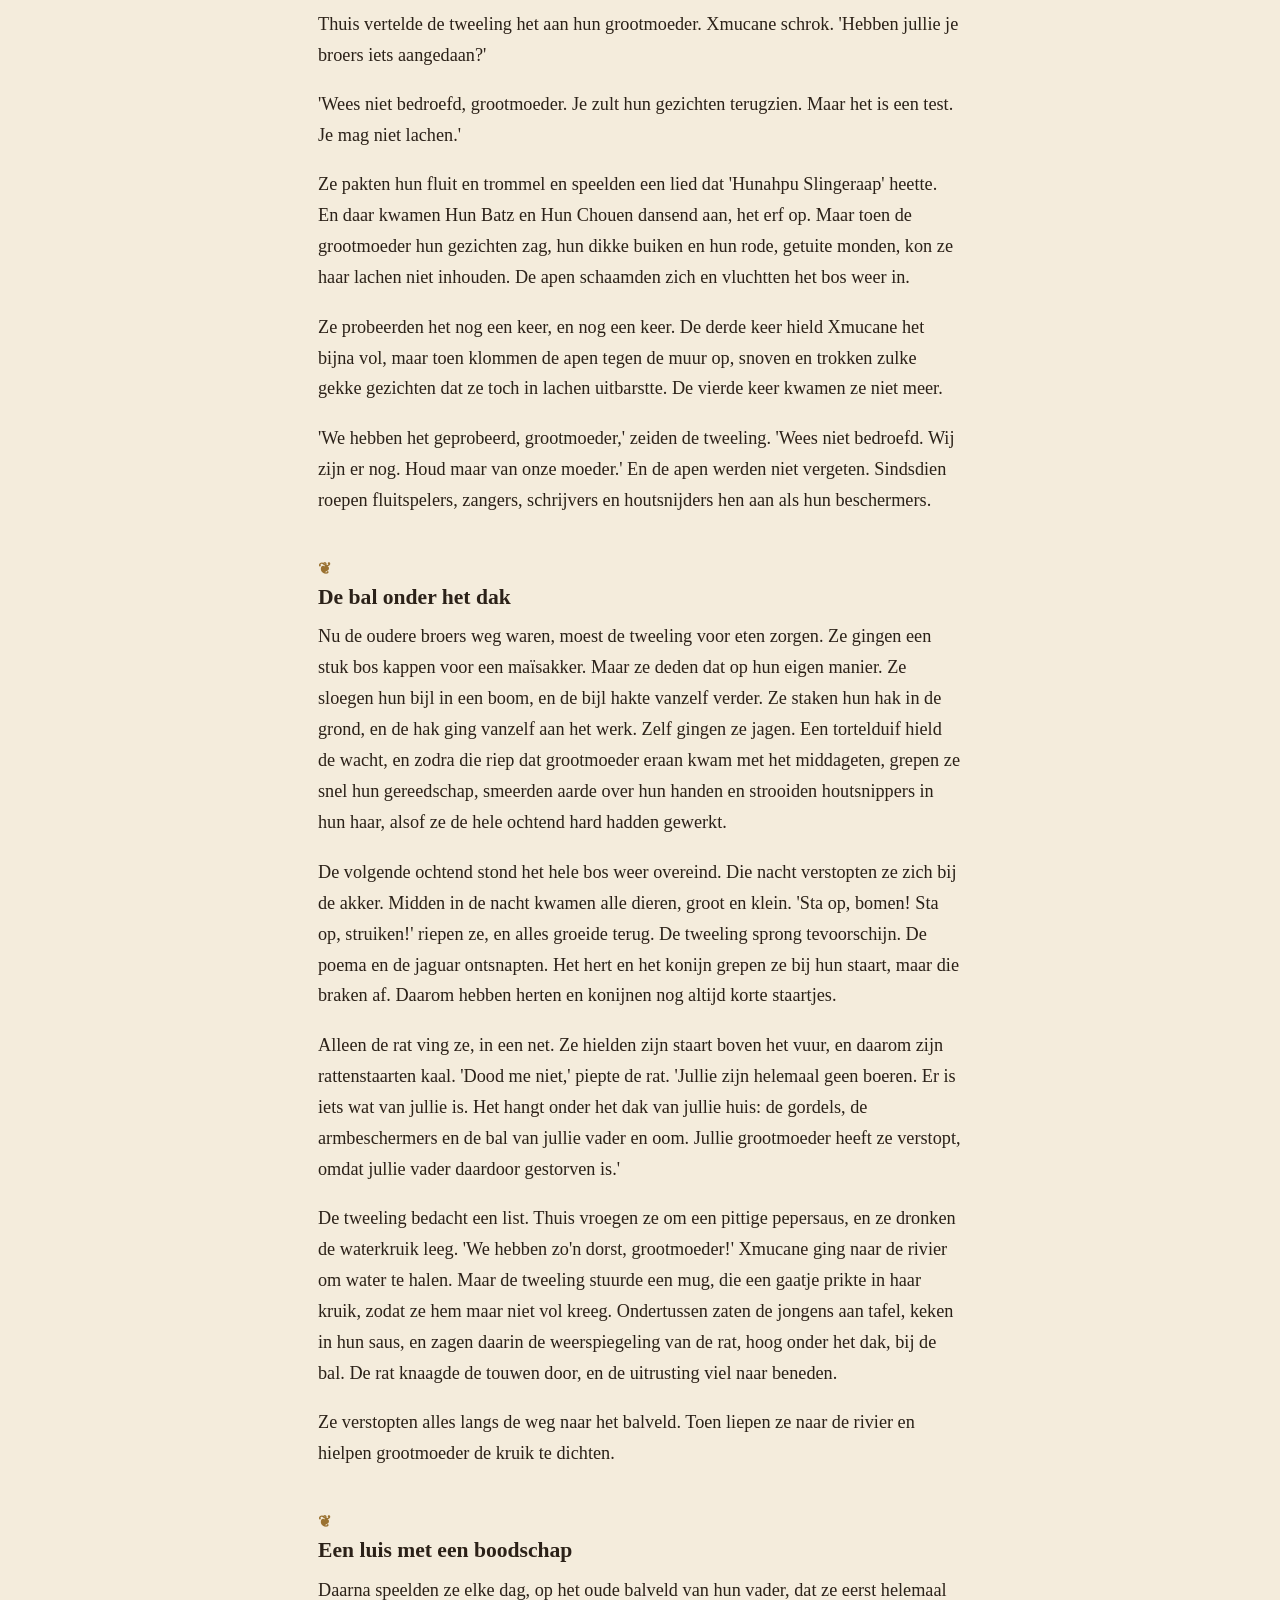
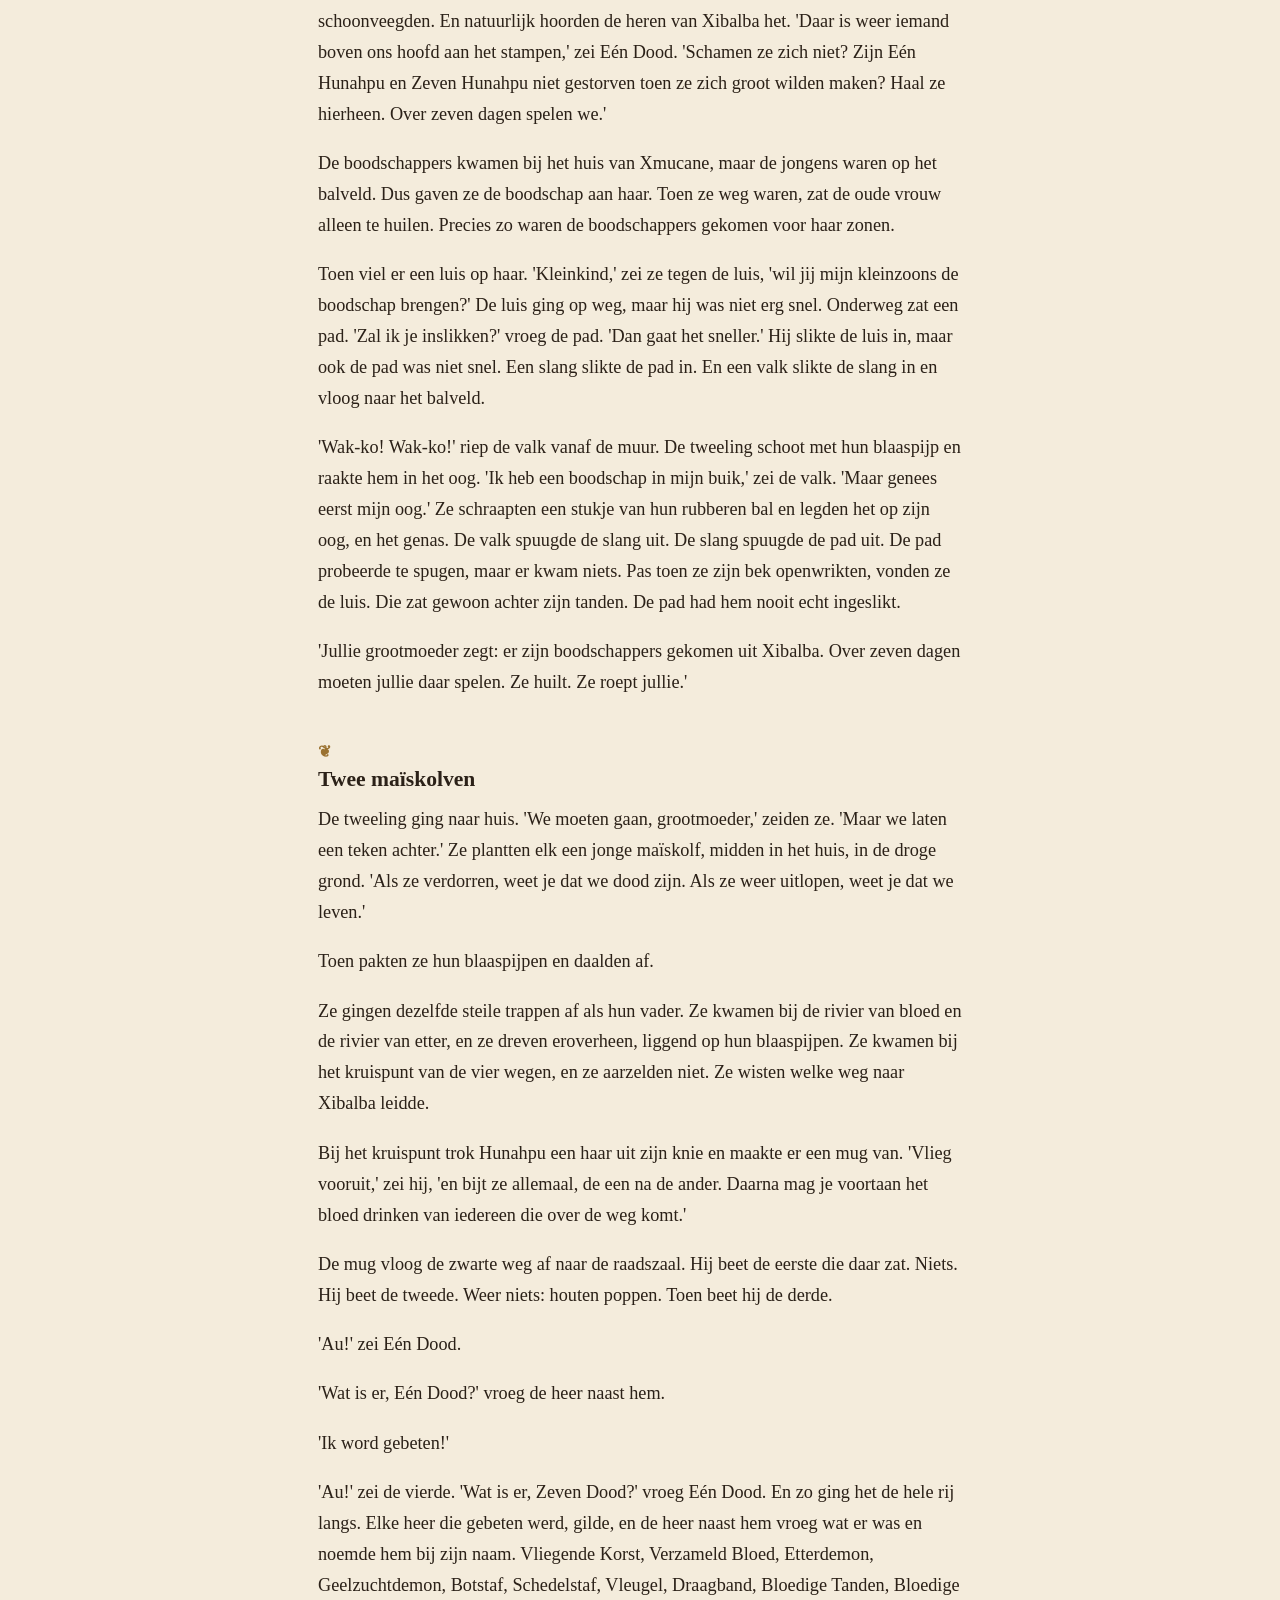
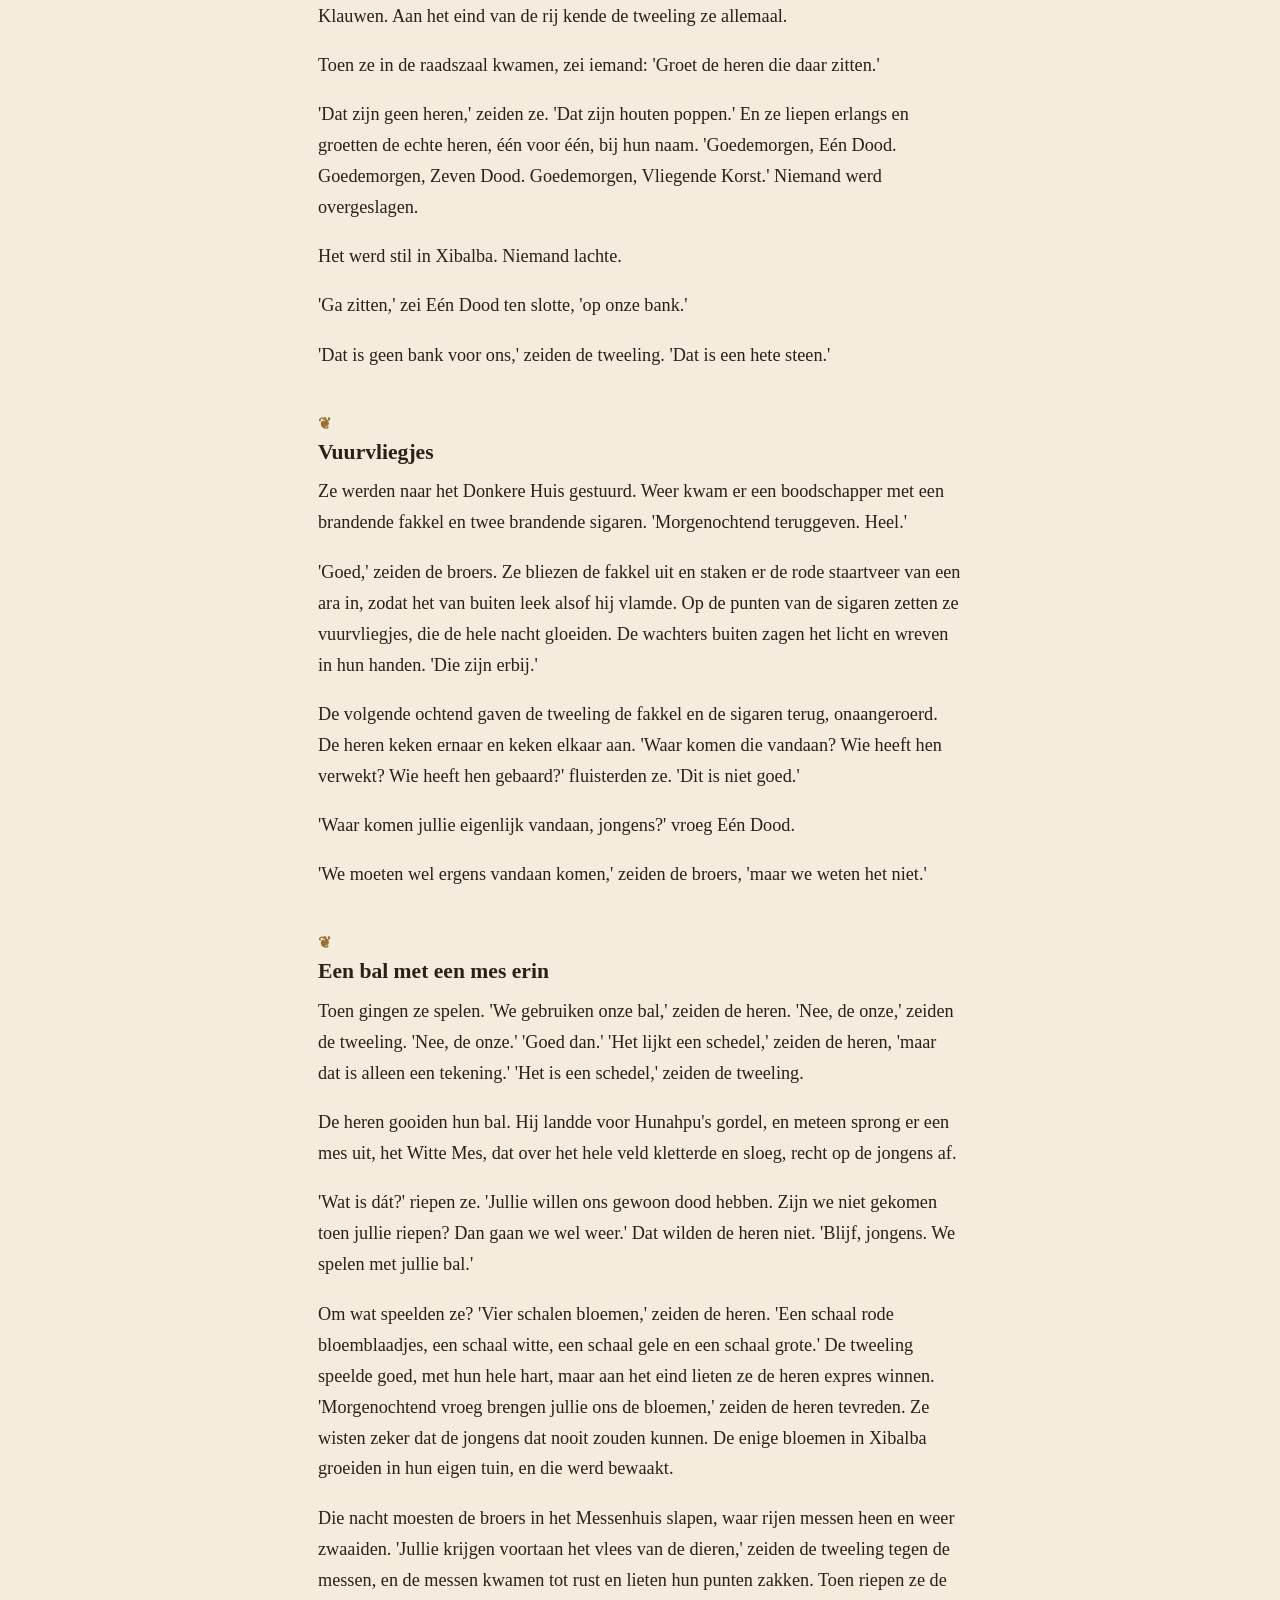
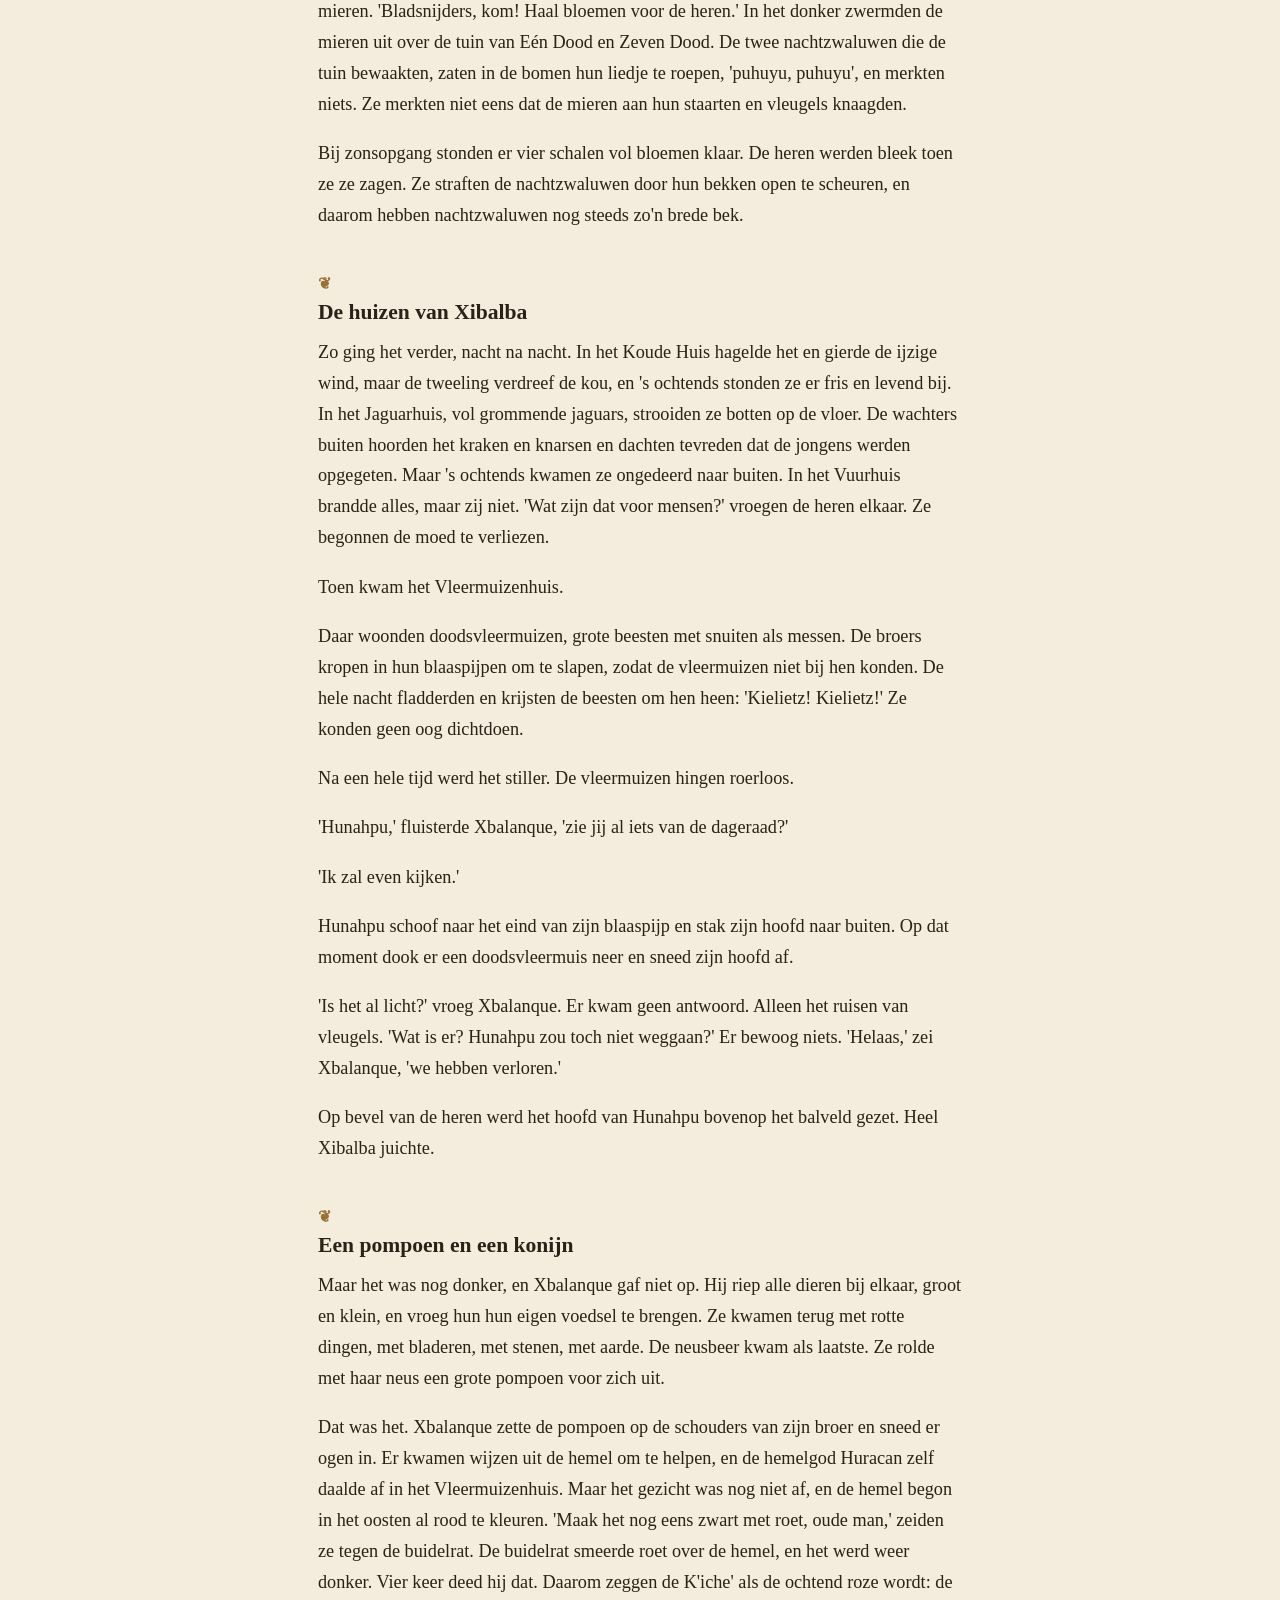
<file: verhalen/de-tweeling-van-xibalba.html>
<!doctype html>
<html lang="nl">
<head>
<meta charset="utf-8">
<meta name="viewport" content="width=device-width, initial-scale=1">
<title>De tweeling van Xibalba · Mythen</title>
<meta name="description" content="De heren van de onderwereld lokken twee balspelers naar beneden en doden ze. Jaren later dalen hun zonen, de tweeling Hunahpu en Xbalanque, dezelfde trappen af. Een verhaal over list, een ballenspel op leven en dood en een opstanding, uit het heilige boek van de K&#x27;iche&#x27;-Maya.">
<meta name="author" content="Mythen">
<meta property="og:type" content="article">
<meta property="og:title" content="De tweeling van Xibalba">
<meta property="og:description" content="De heren van de onderwereld lokken twee balspelers naar beneden en doden ze. Jaren later dalen hun zonen, de tweeling Hunahpu en Xbalanque, dezelfde trappen af. Een verhaal over list, een ballenspel op leven en dood en een opstanding, uit het heilige boek van de K&#x27;iche&#x27;-Maya.">
<meta property="og:image" content="https://simonbaijens.github.io/mythen/beelden/scenes/de-tweeling-van-xibalba.jpg">
<meta name="theme-color" content="#171310">
<link rel="stylesheet" href="../verhaal.css">
</head>
<body>
<nav class="terug"><a href="../">← Alle mythen</a></nav>
<article>
<header>
<p class="mythologie">Maya · <time datetime="2026-11-25">25 november 2026</time> · 25 min lezen</p>
<h1>De tweeling van Xibalba</h1>
<p class="ondertitel">Hoe twee broers de heren van de dood versloegen</p>
</header>
<figure class="scene"><img src="../beelden/scenes/de-tweeling-van-xibalba.jpg" alt="De tweeling van Xibalba" width="1400" height="788"></figure>
<p>In de oudste tijden, toen er nog geen zon aan de hemel stond en de mensen nog niet gemaakt waren, leefde er in de bergen van Guatemala een oude vrouw. Ze heette Xmucane, en ze was de grootmoeder van alles wat nog moest komen. Ze had twee zonen, en die zonen hielden van één ding meer dan van wat ook: het balspel.</p>
<p>Ze heetten Eén Hunahpu en Zeven Hunahpu. In de taal van de K'iche'-Maya zijn het namen van dagen in de kalender, zoals wij iemand Maandag zouden kunnen noemen. Elke dag gingen ze naar het balveld om te spelen. Het was een lange strook aangestampte aarde tussen twee schuine stenen muren. Ze droegen dikke beschermende gordels om hun heupen, leren beschermers om hun onderarmen, en ze sloegen een zware bal van rubber heen en weer, met hun heupen, nooit met hun handen. Het geluid ervan, het doffe stuiteren en het geschreeuw en gelach, droeg ver over de bergen.</p>
<p>Het droeg ook naar beneden.</p>
<h2>De boodschappers</h2>
<p>Onder de aarde ligt Xibalba, de plek van de angst. Daar wonen de heren van de dood. De hoogste twee heten Eén Dood en Zeven Dood. Onder hen dienen tien andere heren, steeds per twee, en elk paar heeft een eigen manier om mensen te laten sterven. Vliegende Korst en Verzameld Bloed maken het bloed ziek. Etterdemon en Geelzuchtdemon laten lichamen opzwellen. Botstaf en Schedelstaf maken van de doden geraamtes. Veegseldemon en Steekdemon wachten in de vuile hoeken van slecht geveegde huizen. Vleugel en Draagband laten mensen langs de weg sterven, bloed ophoestend.</p>
<figure class="figuur" id="figuur-een-dood"><img src="../beelden/figuren/een-dood.jpg" alt="Eén Dood" width="900" height="900" loading="lazy"><figcaption><strong>Eén Dood</strong> · Hun Came, opperheer van Xibalba</figcaption></figure>
<p>De heren van Xibalba hoorden het gestamp van het balspel boven hun hoofden, dag in dag uit, en ze ergerden zich. Wie dachten die twee wel dat ze waren? Ze besloten hen naar beneden te halen. 'Ga ze uitnodigen,' zeiden ze tegen hun boodschappers. 'Zeg dat we vol bewondering zijn. Zeg dat ze hier met ons moeten komen spelen, zodat wij weer opleven. En dat ze hun spullen meenemen: hun gordels, hun armbeschermers en hun bal.'</p>
<p>De boodschappers waren vier uilen. Pijluil, die door de lucht schoot als een pijl. Eenpootuil, die maar één poot had. Ara-uil, met een rode rug. En Schedeluil, die alleen maar een schedel was met vleugels eraan, zonder poten. Ze streken neer op de muur van het balveld waar de broers aan het spelen waren, en ze herhaalden woord voor woord wat de heren hadden gezegd.</p>
<p>De broers wisten wat het betekende. Maar een uitnodiging van de heren van Xibalba sla je niet af. Ze gingen naar huis om afscheid te nemen. Hun bal hingen ze op onder het dak. 'We komen terug om hem weer te gebruiken,' zeiden ze. Tegen de twee zonen van Eén Hunahpu, Hun Batz en Hun Chouen, zeiden ze: 'Speel maar fluit en zing, schrijf en snijd in hout. Houd ons huis warm, en het hart van jullie grootmoeder.' Xmucane huilde. 'We gaan,' zeiden haar zonen, 'maar we zullen niet sterven. Wees niet bedroefd.'</p>
<h2>De weg naar beneden</h2>
<p>De uilen gingen hun voor. Ze daalden steile trappen af, diep de aarde in, en kwamen uit in kloven waar het water raasde. De ene kloof heette Bevende Kloof, de andere Ruisende Kloof. Ze staken een rivier over die krioelde van schorpioenen, en werden niet gestoken. Ze kwamen bij een rivier van bloed en kwamen erdoor, omdat ze er niet van dronken. Ze kwamen bij een rivier van etter, en ook daar kwamen ze doorheen.</p>
<p>Toen kwamen ze bij een kruispunt van vier wegen: een rode weg, een zwarte, een witte en een gele. Ze bleven staan en twijfelden. Toen sprak de zwarte weg: 'Neem mij. Ik ben de weg van de heer.'</p>
<p>Daar, bij dat kruispunt, verloren ze, al wisten ze het nog niet.</p>
<p>Ze volgden de zwarte weg tot ze bij de raadszaal van Xibalba kwamen. Daar zaten de heren op een rij, in prachtige kleren. De broers bogen voor de eerste. 'Goedemorgen, Eén Dood,' zeiden ze. En voor de tweede: 'Goedemorgen, Zeven Dood.'</p>
<p>Er kwam geen antwoord. Het waren houten poppen, mooi aangekleed en vooraan neergezet. De echte heren zaten erachter, en ze bulderden van het lachen. Ze lachten tot hun buik pijn deed en ze over de grond rolden.</p>
<p>Toen ze uitgelachen waren, zei Eén Dood: 'Fijn dat jullie gekomen zijn. Morgen spelen we. Ga zitten, op onze bank.' Maar de bank was een gloeiend hete steen. De broers sprongen op, draaiden rond, vonden nergens verkoeling, en heel Xibalba lag weer dubbel van het lachen.</p>
<h2>Het Donkere Huis</h2>
<p>'Ga nu maar naar je slaapplaats,' zeiden de heren. 'Er komt iemand een fakkel en sigaren brengen.'</p>
<p>Hun slaapplaats was het Donkere Huis, waar alleen maar duisternis was. Een boodschapper bracht een brandende fakkel en voor elk van hen een brandende sigaar. 'Zo zeggen de heren,' zei hij. 'Morgenochtend moeten jullie ze teruggeven. Ze mogen niet opgebrand zijn. Ze moeten heel terugkomen.'</p>
<p>Hoe houd je een fakkel en twee sigaren de hele nacht brandend zonder dat ze opbranden? Dat kan niet, en dat was ook de bedoeling. De broers zaten in het donker, de fakkel en de sigaren brandden op, en toen het licht werd waren ze verdwenen.</p>
<p>'Waar zijn mijn sigaren en mijn fakkel?' vroeg Eén Dood de volgende ochtend.</p>
<p>'Op, heer.'</p>
<p>'Goed. Dan is jullie dag nu voorbij.'</p>
<p>Ze werden geofferd en begraven bij het balveld van Xibalba, op een plek die het Verpletterende Balveld heette. Het hoofd van Eén Hunahpu sneden de heren af. 'Hang het in de boom langs de weg,' zei Eén Dood.</p>
<p>Die boom had nog nooit vrucht gedragen. Maar zodra het hoofd tussen de takken hing, zat de boom vol ronde, bleke vruchten. Ze leken zo op het hoofd van Eén Hunahpu dat niemand meer kon zien welke vrucht het hoofd was. Zo ontstond de kalebasboom, waarvan de vruchten tot op de dag van vandaag op schedels lijken. De heren van Xibalba voelden dat er iets vreemds aan die boom was. 'Laat niemand van die vruchten plukken,' zeiden ze. 'Laat niemand onder die boom gaan staan.'</p>
<h2>Het meisje en de boom</h2>
<p>Maar een verbod maakt nieuwsgierig.</p>
<p>In Xibalba woonde een meisje. Haar vader was heer Verzameld Bloed, en zij heette Xquic, Vrouwe Bloed. Ze hoorde haar vader vertellen over de vreemde boom en zijn vruchten, en ze kon het niet uit haar hoofd zetten. 'Waarom zou ik hem niet mogen zien?' dacht ze. 'Ze zeggen dat de vruchten heerlijk zijn.'</p>
<figure class="figuur" id="figuur-xquic"><img src="../beelden/figuren/xquic.jpg" alt="Xquic" width="900" height="900" loading="lazy"><figcaption><strong>Xquic</strong> · Vrouwe Bloed, moeder van de tweeling</figcaption></figure>
<p>Ze ging alleen naar de boom bij het Verpletterende Balveld, en ze stond eronder en keek omhoog. 'Zou ik sterven als ik er één pluk?' vroeg ze hardop. 'Zou iemand het merken?'</p>
<p>Toen sprak de schedel tussen de takken. 'Wat wil je daarvan? Het zijn alleen maar schedels, ronde dingen in de takken. Die wil je niet.'</p>
<p>'Ik wil ze wel,' zei het meisje.</p>
<p>'Steek dan je rechterhand uit.'</p>
<p>Ze stak haar hand omhoog, naar het gezicht van de schedel. De schedel spuwde, recht in haar handpalm. Ze keek naar haar hand, maar er was niets te zien.</p>
<p>'Mijn speeksel is een teken dat ik je gegeven heb,' zei de schedel. 'Dit hoofd van mij werkt niet meer. Het is alleen nog maar bot. Zo gaat het met iedereen: zolang een groot man leeft, heeft hij een mooi gezicht, en als hij sterft, worden de mensen bang van zijn botten. Maar zijn kinderen zijn als zijn speeksel. Ze zijn zijn wezen. Als zijn zoon groot wordt, is er niets verloren. Dan gaat hij verder, in zijn dochters en zijn zonen. Ga nu naar boven, naar de aarde. Je zult niet sterven. Vertrouw op mijn woord.'</p>
<p>Het meisje ging naar huis. En in haar buik groeiden twee kinderen, alleen uit dat speeksel.</p>
<h2>Een hart van hars</h2>
<p>Na zes maanden kon ze het niet meer verbergen. Haar vader zag het. 'Van wie is het kind in je buik, mijn dochter?'</p>
<p>'Ik heb geen kind, vader. Ik heb het gezicht van geen enkele man gekend.'</p>
<p>Dat was waar, en tegelijk was het een raadsel: de vader van haar kinderen hád ook geen gezicht meer. Maar Verzameld Bloed geloofde haar niet. Samen met Eén Dood en Zeven Dood besliste hij dat ze geofferd moest worden. De vier uilen kregen een schaal en het offermes. 'Breng haar hart terug in deze schaal,' zeiden de heren, 'zodat wij het kunnen bekijken.'</p>
<p>De uilen tilden het meisje op in hun klauwen en vlogen met haar weg. Maar onderweg begon ze te praten. 'Jullie zullen me niet doden. Wat er in mijn buik zit, is niet uit ontrouw ontstaan. Het komt van het hoofd van Eén Hunahpu, in de boom bij het balveld.'</p>
<p>De uilen geloofden haar. 'Maar wat moeten we dan in de schaal leggen?' vroegen ze. 'We moeten een hart meebrengen. En we willen niet dat je sterft.'</p>
<p>Ze bracht hen naar een boom met rode bast en sneed erin. Er welde dik, rood sap uit, dat in de schaal droop en daar stolde tot een ronde klomp, glanzend rood als bloed. Een hart van hars. 'Dit is wat jullie de heren geven,' zei ze. 'En weet dit: voortaan zullen jullie niet meer hier beneden wonen en mensen naar hun dood lokken. Op aarde zullen ze jullie eren.'</p>
<p>De uilen brachten de schaal naar Eén Dood. Hij pakte de klomp op met zijn vingers. Hij droop rood. 'Leg het op het vuur,' zei hij. Toen de hars warm werd, verspreidde zich een geur waar alle heren van Xibalba gretig omheen kwamen staan, voorovergebogen, snuivend. En terwijl ze zich bogen over het vuur, brachten de uilen het meisje naar het gat dat naar de bovenwereld leidde.</p>
<p>Zo werden de heren van Xibalba voor het eerst om de tuin geleid. Door een meisje.</p>
<h2>Een net vol maïs</h2>
<p>Xquic klom omhoog en zocht het huis van Xmucane. 'Ik ben je schoondochter,' zei ze tegen de oude vrouw. 'Ik draag de kinderen van Eén Hunahpu.'</p>
<figure class="figuur" id="figuur-xmucane"><img src="../beelden/figuren/xmucane.jpg" alt="Xmucane" width="900" height="900" loading="lazy"><figcaption><strong>Xmucane</strong> · De grootmoeder, oermoeder van de maïs</figcaption></figure>
<p>Xmucane wilde er niets van weten. 'Mijn zonen zijn dood. Ze zijn gestorven in Xibalba. Alleen Hun Batz en Hun Chouen zijn er nog over. Ga terug waar je vandaan komt.'</p>
<p>'Ze leven,' zei Xquic. 'Wat er met hen gebeurd is, is alleen hoe hun licht zich laat zien. Je zult zijn gezicht terugzien in de kinderen die ik draag.'</p>
<p>'Goed dan,' zei de oude vrouw ten slotte. 'Als je echt mijn schoondochter bent: ga naar de maïsakker en haal een groot net vol maïs. Dan geloof ik je.'</p>
<p>Xquic ging naar de akker van Hun Batz en Hun Chouen. Er stond één maïsplant, met één maïskolf. Niet twee of drie, maar één. Haar hart zonk. 'Waar haal ik een heel net vol vandaan?'</p>
<p>Ze riep de beschermsters van het voedsel aan, de vrouwen van de kalenderdagen, die over de maïs waken. Toen pakte ze de zijden haren boven aan de kolf en trok er zachtjes aan. Ze plukte de kolf niet. Maar in het net verschenen kolven, steeds meer, tot het net overvol was. Het was zo zwaar dat de dieren het voor haar naar huis droegen.</p>
<p>Xmucane geloofde haar ogen niet. 'Waar heb je dat gestolen? Ik ga kijken of je mijn hele akker kaal hebt geplukt.' Ze liep naar de akker. Daar stond de maïsplant, met nog altijd die ene kolf eraan. En op de grond eronder zag ze de afdruk van het net. Ze liep terug naar huis. 'Dit is het teken,' zei ze. 'Je bent echt mijn schoondochter. Ik zal goed letten op wat je doet, want mijn kleinkinderen zijn nu al betoverd.'</p>
<h2>Twee broers in het bos</h2>
<p>Toen de dag kwam, beviel Xquic in de bergen van een tweeling. Ze noemde ze Hunahpu en Xbalanque. Thuis wilden de baby's niet slapen; ze huilden en krijsten. 'Breng ze weg,' zei de grootmoeder. Hun halfbroers, Hun Batz en Hun Chouen, legden ze op een mierenhoop. Daar sliepen ze heerlijk. Ze legden ze in een doornstruik. Ook daar overkwam hun niets. De halfbroers waren jaloers. Als het aan hen had gelegen, waren de kleintjes gestorven.</p>
<figure class="figuur" id="figuur-hunahpu"><img src="../beelden/figuren/hunahpu.jpg" alt="Hunahpu" width="900" height="900" loading="lazy"><figcaption><strong>Hunahpu</strong> · Held van de tweeling, die de zon werd</figcaption></figure>
<p>Hun Batz en Hun Chouen waren grote kunstenaars, fluitspelers, zangers, schrijvers en houtsnijders. Ze waren wijs. Maar ze gunden hun jongere broers niets. De tweeling groeide op in de bergen en ging elke dag jagen met blaaspijpen. Als ze thuiskwamen met vogels, aten de oudere broers ze op. Als er eten was gekookt, was het op voor zij terug waren. De tweeling werd niet boos. Ze verdroegen het. Ze wisten wie ze waren.</p>
<figure class="figuur" id="figuur-xbalanque"><img src="../beelden/figuren/xbalanque.jpg" alt="Xbalanque" width="900" height="900" loading="lazy"><figcaption><strong>Xbalanque</strong> · Held van de tweeling, die de maan werd</figcaption></figure>
<p>Tot ze op een dag thuiskwamen zonder vogels. 'Ze zitten vast in de top van een boom,' zeiden ze tegen hun grootmoeder. 'We kunnen er niet bij. Kunnen onze grote broers ons helpen?'</p>
<p>De volgende ochtend gingen ze met z'n vieren naar een hoge boom vol zingende vogels. De tweeling schoot met de blaaspijpen, maar geen vogel viel naar beneden. 'Klim maar naar boven om ze te halen,' zeiden ze. De halfbroers klommen. En terwijl ze klommen, groeide de boom. Hij zwol op en schoot de hoogte in, tot Hun Batz en Hun Chouen in de top zaten en niet meer naar beneden durfden.</p>
<p>'Help ons, broertjes!' riepen ze. 'Deze boom is doodeng!'</p>
<p>'Maak je lendendoek los,' riepen de tweeling terug, 'en trek het lange eind naar achteren. Dan kun je je makkelijker bewegen.'</p>
<p>De halfbroers deden het. Meteen werden de einden van hun lendendoeken staarten, en zij werden slingerapen. Krijsend en kwetterend verdwenen ze door de boomtoppen, de bergen in.</p>
<p>Thuis vertelde de tweeling het aan hun grootmoeder. Xmucane schrok. 'Hebben jullie je broers iets aangedaan?'</p>
<p>'Wees niet bedroefd, grootmoeder. Je zult hun gezichten terugzien. Maar het is een test. Je mag niet lachen.'</p>
<p>Ze pakten hun fluit en trommel en speelden een lied dat 'Hunahpu Slingeraap' heette. En daar kwamen Hun Batz en Hun Chouen dansend aan, het erf op. Maar toen de grootmoeder hun gezichten zag, hun dikke buiken en hun rode, getuite monden, kon ze haar lachen niet inhouden. De apen schaamden zich en vluchtten het bos weer in.</p>
<p>Ze probeerden het nog een keer, en nog een keer. De derde keer hield Xmucane het bijna vol, maar toen klommen de apen tegen de muur op, snoven en trokken zulke gekke gezichten dat ze toch in lachen uitbarstte. De vierde keer kwamen ze niet meer.</p>
<p>'We hebben het geprobeerd, grootmoeder,' zeiden de tweeling. 'Wees niet bedroefd. Wij zijn er nog. Houd maar van onze moeder.' En de apen werden niet vergeten. Sindsdien roepen fluitspelers, zangers, schrijvers en houtsnijders hen aan als hun beschermers.</p>
<h2>De bal onder het dak</h2>
<p>Nu de oudere broers weg waren, moest de tweeling voor eten zorgen. Ze gingen een stuk bos kappen voor een maïsakker. Maar ze deden dat op hun eigen manier. Ze sloegen hun bijl in een boom, en de bijl hakte vanzelf verder. Ze staken hun hak in de grond, en de hak ging vanzelf aan het werk. Zelf gingen ze jagen. Een tortelduif hield de wacht, en zodra die riep dat grootmoeder eraan kwam met het middageten, grepen ze snel hun gereedschap, smeerden aarde over hun handen en strooiden houtsnippers in hun haar, alsof ze de hele ochtend hard hadden gewerkt.</p>
<p>De volgende ochtend stond het hele bos weer overeind. Die nacht verstopten ze zich bij de akker. Midden in de nacht kwamen alle dieren, groot en klein. 'Sta op, bomen! Sta op, struiken!' riepen ze, en alles groeide terug. De tweeling sprong tevoorschijn. De poema en de jaguar ontsnapten. Het hert en het konijn grepen ze bij hun staart, maar die braken af. Daarom hebben herten en konijnen nog altijd korte staartjes.</p>
<p>Alleen de rat ving ze, in een net. Ze hielden zijn staart boven het vuur, en daarom zijn rattenstaarten kaal. 'Dood me niet,' piepte de rat. 'Jullie zijn helemaal geen boeren. Er is iets wat van jullie is. Het hangt onder het dak van jullie huis: de gordels, de armbeschermers en de bal van jullie vader en oom. Jullie grootmoeder heeft ze verstopt, omdat jullie vader daardoor gestorven is.'</p>
<p>De tweeling bedacht een list. Thuis vroegen ze om een pittige pepersaus, en ze dronken de waterkruik leeg. 'We hebben zo'n dorst, grootmoeder!' Xmucane ging naar de rivier om water te halen. Maar de tweeling stuurde een mug, die een gaatje prikte in haar kruik, zodat ze hem maar niet vol kreeg. Ondertussen zaten de jongens aan tafel, keken in hun saus, en zagen daarin de weerspiegeling van de rat, hoog onder het dak, bij de bal. De rat knaagde de touwen door, en de uitrusting viel naar beneden.</p>
<p>Ze verstopten alles langs de weg naar het balveld. Toen liepen ze naar de rivier en hielpen grootmoeder de kruik te dichten.</p>
<h2>Een luis met een boodschap</h2>
<p>Daarna speelden ze elke dag, op het oude balveld van hun vader, dat ze eerst helemaal schoonveegden. En natuurlijk hoorden de heren van Xibalba het. 'Daar is weer iemand boven ons hoofd aan het stampen,' zei Eén Dood. 'Schamen ze zich niet? Zijn Eén Hunahpu en Zeven Hunahpu niet gestorven toen ze zich groot wilden maken? Haal ze hierheen. Over zeven dagen spelen we.'</p>
<p>De boodschappers kwamen bij het huis van Xmucane, maar de jongens waren op het balveld. Dus gaven ze de boodschap aan haar. Toen ze weg waren, zat de oude vrouw alleen te huilen. Precies zo waren de boodschappers gekomen voor haar zonen.</p>
<p>Toen viel er een luis op haar. 'Kleinkind,' zei ze tegen de luis, 'wil jij mijn kleinzoons de boodschap brengen?' De luis ging op weg, maar hij was niet erg snel. Onderweg zat een pad. 'Zal ik je inslikken?' vroeg de pad. 'Dan gaat het sneller.' Hij slikte de luis in, maar ook de pad was niet snel. Een slang slikte de pad in. En een valk slikte de slang in en vloog naar het balveld.</p>
<p>'Wak-ko! Wak-ko!' riep de valk vanaf de muur. De tweeling schoot met hun blaaspijp en raakte hem in het oog. 'Ik heb een boodschap in mijn buik,' zei de valk. 'Maar genees eerst mijn oog.' Ze schraapten een stukje van hun rubberen bal en legden het op zijn oog, en het genas. De valk spuugde de slang uit. De slang spuugde de pad uit. De pad probeerde te spugen, maar er kwam niets. Pas toen ze zijn bek openwrikten, vonden ze de luis. Die zat gewoon achter zijn tanden. De pad had hem nooit echt ingeslikt.</p>
<p>'Jullie grootmoeder zegt: er zijn boodschappers gekomen uit Xibalba. Over zeven dagen moeten jullie daar spelen. Ze huilt. Ze roept jullie.'</p>
<h2>Twee maïskolven</h2>
<p>De tweeling ging naar huis. 'We moeten gaan, grootmoeder,' zeiden ze. 'Maar we laten een teken achter.' Ze plantten elk een jonge maïskolf, midden in het huis, in de droge grond. 'Als ze verdorren, weet je dat we dood zijn. Als ze weer uitlopen, weet je dat we leven.'</p>
<p>Toen pakten ze hun blaaspijpen en daalden af.</p>
<p>Ze gingen dezelfde steile trappen af als hun vader. Ze kwamen bij de rivier van bloed en de rivier van etter, en ze dreven eroverheen, liggend op hun blaaspijpen. Ze kwamen bij het kruispunt van de vier wegen, en ze aarzelden niet. Ze wisten welke weg naar Xibalba leidde.</p>
<p>Bij het kruispunt trok Hunahpu een haar uit zijn knie en maakte er een mug van. 'Vlieg vooruit,' zei hij, 'en bijt ze allemaal, de een na de ander. Daarna mag je voortaan het bloed drinken van iedereen die over de weg komt.'</p>
<p>De mug vloog de zwarte weg af naar de raadszaal. Hij beet de eerste die daar zat. Niets. Hij beet de tweede. Weer niets: houten poppen. Toen beet hij de derde.</p>
<p>'Au!' zei Eén Dood.</p>
<p>'Wat is er, Eén Dood?' vroeg de heer naast hem.</p>
<p>'Ik word gebeten!'</p>
<p>'Au!' zei de vierde. 'Wat is er, Zeven Dood?' vroeg Eén Dood. En zo ging het de hele rij langs. Elke heer die gebeten werd, gilde, en de heer naast hem vroeg wat er was en noemde hem bij zijn naam. Vliegende Korst, Verzameld Bloed, Etterdemon, Geelzuchtdemon, Botstaf, Schedelstaf, Vleugel, Draagband, Bloedige Tanden, Bloedige Klauwen. Aan het eind van de rij kende de tweeling ze allemaal.</p>
<p>Toen ze in de raadszaal kwamen, zei iemand: 'Groet de heren die daar zitten.'</p>
<p>'Dat zijn geen heren,' zeiden ze. 'Dat zijn houten poppen.' En ze liepen erlangs en groetten de echte heren, één voor één, bij hun naam. 'Goedemorgen, Eén Dood. Goedemorgen, Zeven Dood. Goedemorgen, Vliegende Korst.' Niemand werd overgeslagen.</p>
<p>Het werd stil in Xibalba. Niemand lachte.</p>
<p>'Ga zitten,' zei Eén Dood ten slotte, 'op onze bank.'</p>
<p>'Dat is geen bank voor ons,' zeiden de tweeling. 'Dat is een hete steen.'</p>
<h2>Vuurvliegjes</h2>
<p>Ze werden naar het Donkere Huis gestuurd. Weer kwam er een boodschapper met een brandende fakkel en twee brandende sigaren. 'Morgenochtend teruggeven. Heel.'</p>
<p>'Goed,' zeiden de broers. Ze bliezen de fakkel uit en staken er de rode staartveer van een ara in, zodat het van buiten leek alsof hij vlamde. Op de punten van de sigaren zetten ze vuurvliegjes, die de hele nacht gloeiden. De wachters buiten zagen het licht en wreven in hun handen. 'Die zijn erbij.'</p>
<p>De volgende ochtend gaven de tweeling de fakkel en de sigaren terug, onaangeroerd. De heren keken ernaar en keken elkaar aan. 'Waar komen die vandaan? Wie heeft hen verwekt? Wie heeft hen gebaard?' fluisterden ze. 'Dit is niet goed.'</p>
<p>'Waar komen jullie eigenlijk vandaan, jongens?' vroeg Eén Dood.</p>
<p>'We moeten wel ergens vandaan komen,' zeiden de broers, 'maar we weten het niet.'</p>
<h2>Een bal met een mes erin</h2>
<p>Toen gingen ze spelen. 'We gebruiken onze bal,' zeiden de heren. 'Nee, de onze,' zeiden de tweeling. 'Nee, de onze.' 'Goed dan.' 'Het lijkt een schedel,' zeiden de heren, 'maar dat is alleen een tekening.' 'Het is een schedel,' zeiden de tweeling.</p>
<p>De heren gooiden hun bal. Hij landde voor Hunahpu's gordel, en meteen sprong er een mes uit, het Witte Mes, dat over het hele veld kletterde en sloeg, recht op de jongens af.</p>
<p>'Wat is dát?' riepen ze. 'Jullie willen ons gewoon dood hebben. Zijn we niet gekomen toen jullie riepen? Dan gaan we wel weer.' Dat wilden de heren niet. 'Blijf, jongens. We spelen met jullie bal.'</p>
<p>Om wat speelden ze? 'Vier schalen bloemen,' zeiden de heren. 'Een schaal rode bloemblaadjes, een schaal witte, een schaal gele en een schaal grote.' De tweeling speelde goed, met hun hele hart, maar aan het eind lieten ze de heren expres winnen. 'Morgenochtend vroeg brengen jullie ons de bloemen,' zeiden de heren tevreden. Ze wisten zeker dat de jongens dat nooit zouden kunnen. De enige bloemen in Xibalba groeiden in hun eigen tuin, en die werd bewaakt.</p>
<p>Die nacht moesten de broers in het Messenhuis slapen, waar rijen messen heen en weer zwaaiden. 'Jullie krijgen voortaan het vlees van de dieren,' zeiden de tweeling tegen de messen, en de messen kwamen tot rust en lieten hun punten zakken. Toen riepen ze de mieren. 'Bladsnijders, kom! Haal bloemen voor de heren.' In het donker zwermden de mieren uit over de tuin van Eén Dood en Zeven Dood. De twee nachtzwaluwen die de tuin bewaakten, zaten in de bomen hun liedje te roepen, 'puhuyu, puhuyu', en merkten niets. Ze merkten niet eens dat de mieren aan hun staarten en vleugels knaagden.</p>
<p>Bij zonsopgang stonden er vier schalen vol bloemen klaar. De heren werden bleek toen ze ze zagen. Ze straften de nachtzwaluwen door hun bekken open te scheuren, en daarom hebben nachtzwaluwen nog steeds zo'n brede bek.</p>
<h2>De huizen van Xibalba</h2>
<p>Zo ging het verder, nacht na nacht. In het Koude Huis hagelde het en gierde de ijzige wind, maar de tweeling verdreef de kou, en 's ochtends stonden ze er fris en levend bij. In het Jaguarhuis, vol grommende jaguars, strooiden ze botten op de vloer. De wachters buiten hoorden het kraken en knarsen en dachten tevreden dat de jongens werden opgegeten. Maar 's ochtends kwamen ze ongedeerd naar buiten. In het Vuurhuis brandde alles, maar zij niet. 'Wat zijn dat voor mensen?' vroegen de heren elkaar. Ze begonnen de moed te verliezen.</p>
<p>Toen kwam het Vleermuizenhuis.</p>
<p>Daar woonden doodsvleermuizen, grote beesten met snuiten als messen. De broers kropen in hun blaaspijpen om te slapen, zodat de vleermuizen niet bij hen konden. De hele nacht fladderden en krijsten de beesten om hen heen: 'Kielietz! Kielietz!' Ze konden geen oog dichtdoen.</p>
<p>Na een hele tijd werd het stiller. De vleermuizen hingen roerloos.</p>
<p>'Hunahpu,' fluisterde Xbalanque, 'zie jij al iets van de dageraad?'</p>
<p>'Ik zal even kijken.'</p>
<p>Hunahpu schoof naar het eind van zijn blaaspijp en stak zijn hoofd naar buiten. Op dat moment dook er een doodsvleermuis neer en sneed zijn hoofd af.</p>
<p>'Is het al licht?' vroeg Xbalanque. Er kwam geen antwoord. Alleen het ruisen van vleugels. 'Wat is er? Hunahpu zou toch niet weggaan?' Er bewoog niets. 'Helaas,' zei Xbalanque, 'we hebben verloren.'</p>
<p>Op bevel van de heren werd het hoofd van Hunahpu bovenop het balveld gezet. Heel Xibalba juichte.</p>
<h2>Een pompoen en een konijn</h2>
<p>Maar het was nog donker, en Xbalanque gaf niet op. Hij riep alle dieren bij elkaar, groot en klein, en vroeg hun hun eigen voedsel te brengen. Ze kwamen terug met rotte dingen, met bladeren, met stenen, met aarde. De neusbeer kwam als laatste. Ze rolde met haar neus een grote pompoen voor zich uit.</p>
<p>Dat was het. Xbalanque zette de pompoen op de schouders van zijn broer en sneed er ogen in. Er kwamen wijzen uit de hemel om te helpen, en de hemelgod Huracan zelf daalde af in het Vleermuizenhuis. Maar het gezicht was nog niet af, en de hemel begon in het oosten al rood te kleuren. 'Maak het nog eens zwart met roet, oude man,' zeiden ze tegen de buidelrat. De buidelrat smeerde roet over de hemel, en het werd weer donker. Vier keer deed hij dat. Daarom zeggen de K'iche' als de ochtend roze wordt: de buidelrat smeert er roet over.</p>
<p>Eindelijk was het hoofd klaar. 'Is het goed?' vroegen ze Hunahpu. 'Ja,' zei hij. 'Het is goed.' Het zat stevig en werkte als een echt hoofd.</p>
<p>'Speel straks niet mee,' fluisterde Xbalanque tegen zijn broer. 'Doe alleen dreigend. Ik regel het.' En hij zei tegen een konijn: 'Ga in het tomatenveld bij het eind van het balveld zitten. Als de bal jouw kant op komt, spring je weg.'</p>
<p>Bij zonsopgang verschenen de broers allebei op het balveld. De heren lachten en wezen naar het hoofd van Hunahpu, dat boven aan de muur hing. 'Jullie hebben al verloren. Geef het op.'</p>
<p>'Sla maar,' riep Hunahpu, 'gebruik het hoofd maar als bal.'</p>
<p>De heren gooiden het hoofd in het veld. Xbalanque ving het op zijn gordel en gaf het een harde klap. Het vloog over de muur, stuiterde één keer, twee keer, en verdween in het tomatenveld. Op dat moment sprong het konijn weg, en alle heren van Xibalba renden er schreeuwend achteraan, in de veronderstelling dat het de bal was. Terwijl zij door de struiken joegen, haalde Xbalanque het echte hoofd van zijn broer en zette het terug op zijn plaats. De pompoen legde hij boven op de muur.</p>
<p>'Kom terug,' riepen ze. 'We hebben de bal gevonden!'</p>
<p>Het spel ging verder, gelijk op, tot Xbalanque de pompoen raakte. Die spatte uiteen over het hele veld, en de pitten vlogen de heren om de oren. 'Wat is dat? Wie heeft dat hierheen gebracht?' Toen begrepen ze dat ze weer bedrogen waren.</p>
<h2>De oven</h2>
<p>De tweeling wist dat de heren nu maar één ding meer konden doen. Ze lieten twee zieners bij zich komen, die Neergedaald en Opgestegen heetten. 'Ze zullen ons doden in een oven van hete stenen,' zeiden ze. 'Daarna zullen ze jullie vragen wat ze met onze botten moeten doen. Zeggen ze: zullen we ze in een kloof gooien? Dan zeggen jullie: nee, want dan staan ze weer op. Zeggen ze: zullen we ze in een boom hangen? Dan zeggen jullie: nee, want dan zie je hun gezichten steeds weer. Vragen ze een derde keer: zullen we ze in de rivier strooien? Dan zeggen jullie: ja. Maal hun botten fijn als maïsmeel, ieder apart, en strooi het in de rivier die door de bergen kronkelt.'</p>
<p>Ondertussen stookten de heren al een grote kuil vol gloeiende stenen op. Hun boodschappers kwamen de tweeling halen. 'Kom kijken wat we voor jullie gekookt hebben!'</p>
<p>Bij de rand van de oven deden de heren nog een laatste poging. 'Laten we om de beurt over ons zoete drankje springen,' zei Eén Dood, 'vier keer elk.'</p>
<p>'Daar trappen we niet in,' zeiden de broers. 'We weten allang hoe we zullen sterven. Kijk maar.'</p>
<p>Ze draaiden zich naar elkaar toe, spreidden hun armen en gingen samen de oven in.</p>
<p>Heel Xibalba juichte en floot. 'We hebben ze! Eindelijk!' Ze riepen de zieners, en de zieners zeiden precies wat de tweeling hun had opgedragen. De botten werden gemalen en in de rivier gestrooid. Maar ze dreven niet weg. Ze zonken naar de bodem.</p>
<p>En boven, in het huis van Xmucane, verdorden de twee maïskolven.</p>
<h2>De zwervers</h2>
<p>Op de vijfde dag zagen mensen iets vreemds in de rivier: twee wezens, half mens, half vis. Een dag later liepen er twee arme zwervers door Xibalba, gekleed in vodden. Ze dansten op de pleinen, en hun dansen waren wonderlijk. De dans van de nachtzwaluw, de dans van de wezel, de gordeldierdans, de duizendpootdans. Ze staken een huis in brand en toverden het meteen weer heel. Ze offerden zichzelf, de een de ander, en stonden meteen weer op. De mensen van Xibalba konden er geen genoeg van krijgen.</p>
<p>Het nieuws bereikte Eén Dood en Zeven Dood. 'Wie zijn die twee zwervers? Is het echt zo mooi? Laat ze komen.'</p>
<p>De zwervers wilden niet. 'We zijn verlegen,' zeiden ze. 'We schamen ons om in zo'n deftig huis te komen. Onze gezichten zijn lelijk. En wat moeten we zeggen tegen de andere arme mensen, die ook op onze dansen wachten?' Pas toen de boodschappers dreigden, gingen ze mee, langzaam, treuzelend, zodat ze steeds weer een duwtje moesten krijgen.</p>
<p>Voor de heren bogen ze diep en hielden hun vodden voor hun gezicht. 'Waar komen jullie vandaan? Wie zijn je vader en moeder?' 'Dat weten we niet, heer. We waren nog klein toen ze stierven.' 'Goed. Dans. Wat willen jullie als betaling?' 'Niets, heer. We zijn alleen maar bang.'</p>
<p>Ze dansten. Heel Xibalba stroomde toe, tot de zaal overvol was. 'Offer mijn hond,' zei Eén Dood, 'en maak hem weer levend.' Ze deden het, en de hond kwam overeind en kwispelde als een gek. 'Steek mijn huis in brand.' Ze deden het. De vlammen sloegen omhoog, de zaal zat vol heren, en niemand werd verbrand. Een ogenblik later stond het huis er weer.</p>
<p>'Offer nu elkaar,' zei Eén Dood. 'Dat willen we zien.'</p>
<p>Xbalanque offerde Hunahpu. Hij sneed hem in stukken, legde zijn hoofd ver weg en zijn hart op een blad. De heren van Xibalba waren als dronken van wat ze zagen. Xbalanque danste verder. 'Sta op!' riep hij. En Hunahpu stond op, helemaal heel.</p>
<p>Eén Dood en Zeven Dood waren buiten zichzelf. Ze genoten zo dat het leek alsof ze zelf dansten. 'Doe het bij ons!' riepen ze. 'Offer ons!'</p>
<p>'Goed dan,' zeiden de broers. 'Jullie komen vast weer tot leven. Jullie zijn toch de dood zelf?'</p>
<p>Eerst offerden ze Eén Dood, de hoogste heer van Xibalba. Toen Zeven Dood. En ze maakten hen niet weer levend.</p>
<h2>De namen</h2>
<p>Toen de andere heren dat zagen, sloegen ze op de vlucht. Ze vluchtten een diepe kloof in, waar ze over elkaar heen kropen. Maar er kwamen mieren, ontelbare mieren, die hen de kloof uit dreven. Ze kwamen terug, wenend en smekend.</p>
<p>Toen pas zeiden de tweeling wie ze waren.</p>
<p>'Hoor onze namen. Wij zijn Hunahpu en Xbalanque. Onze vaders waren Eén Hunahpu en Zeven Hunahpu, die jullie gedood hebben. Wij zijn gekomen om hun leed te wreken. Daarom hebben we alles doorstaan wat jullie ons hebben aangedaan.'</p>
<p>Heel Xibalba viel op de knieën. 'Heb medelijden. We hebben jullie vaders onrecht gedaan. Ze liggen begraven bij het Verpletterende Balveld.'</p>
<p>'Luister dan,' zeiden de broers. 'Nooit meer zullen jullie groot zijn. Jullie offers zullen klein zijn: alleen nog het sap van de rode boom, geen echt bloed. Alleen kapotte pannen en broze dingen krijgen jullie. Jullie mogen niet meer zomaar iedereen grijpen. Alleen wie echt kwaad heeft gedaan, zal jullie toekomen.'</p>
<p>En zo was het. De macht van Xibalba was gebroken. Ze waren geen echte goden, zegt het boek. Ze maakten de mensen alleen maar bang.</p>
<h2>De zon en de maan</h2>
<p>Boven, in het huis van Xmucane, zat de oude vrouw te huilen bij de twee verdorde maïskolven. Ze waren verdord toen haar kleinzoons in de oven stierven. Maar nu liepen ze weer uit, groen en sterk. De grootmoeder brandde wierook voor de maïs en verheugde zich. Ze gaf de plek in het midden van haar huis namen: Middelste Huis, Levend Gemaakte Maïs, Geëffende Aarde.</p>
<p>De tweeling ging naar het Verpletterende Balveld, waar hun vader lag. Ze wilden zijn gezicht teruggeven. Ze vroegen hem om alles te benoemen: zijn mond, zijn neus, zijn ogen. Hij kon de eerste naam nog zeggen, maar daarna kwam er weinig meer. Wat boven zijn mond zat, kon hij niet meer benoemen. Helemaal tot leven komen kon hij niet.</p>
<p>Toch troostten ze hem. 'Hier zul je worden aangeroepen,' zeiden ze. 'De kinderen die in het licht geboren worden, zullen eerst naar jou toe gaan. Jouw naam zal niet vergeten worden. Wij zijn alleen maar de wrekers van jouw dood.' En het hart van hun vader werd getroost.</p>
<p>Toen stegen ze op, recht omhoog, de lucht in. De een werd de zon, de ander de maan, en de schoot van de hemel lichtte op boven de aarde. Met hen mee stegen vierhonderd jongens die lang geleden waren gestorven. Zij werden sterren.</p>
<p>Zo kwam het licht in de wereld. Pas daarna konden de goden de mensen maken, en ze maakten hen van maïs.</p>
<figure class="scene slot"><img src="../beelden/scenes/de-tweeling-van-xibalba.jpg" alt="De tweeling van Xibalba" width="1400" height="788"></figure>
<h2>Achtergrond</h2>
<p><strong>Waar komt dit verhaal vandaan?</strong> Uit de <em>Popol Vuh</em>, het 'Boek van de Raad' van de K'iche'-Maya uit de hooglanden van Guatemala. Het werd rond 1550 opgeschreven door K'iche'-edelen, in hun eigen taal maar met het Latijnse alfabet dat ze van Spaanse priesters hadden geleerd. Dat deden ze kort nadat de Spanjaarden hun land hadden veroverd en hun oude boeken verbrandden. Het origineel is verloren. Wat we hebben, is een afschrift dat de Dominicaanse priester Francisco Ximénez rond 1701 maakte in het stadje Chichicastenango. Hij zette er een Spaanse vertaling naast.</p>
<p><strong>Het balspel bestond echt.</strong> In het hele oude Midden-Amerika speelden mensen met een zware bal van massief rubber, die alleen met heupen, dijen en onderarmen geraakt mocht worden. Er zijn honderden stenen balvelden gevonden, met de schuine muren uit dit verhaal. Het spel was sport, maar ook een ritueel over de strijd tussen leven en dood, en soms eindigde het met een offer.</p>
<p><strong>Veel ouder dan het boek.</strong> De tweeling staat al afgebeeld op Maya-vazen uit de klassieke periode, zo'n duizend jaar voordat de <em>Popol Vuh</em> werd opgeschreven. Op die vazen herkennen onderzoekers Hunahpu aan de zwarte vlekken op zijn huid en Xbalanque aan de stukjes jaguarvel. Zijn naam bevat het woord voor jaguar. Op sommige vazen staat ook een maïsgod die herrijst uit de aarde, bijgestaan door twee jonge mannen. Veel onderzoekers denken dat dat Eén Hunahpu is, en dat zijn verhaal oorspronkelijk over de maïs ging: elk jaar gezaaid, begraven en weer opgestaan.</p>
<p><strong>De zon en de maan.</strong> In de <em>Popol Vuh</em> wordt Hunahpu de zon. Van Xbalanque staat er alleen dat de ander de maan werd. Sommige onderzoekers lezen het als de zon en Venus, de morgenster. Maar de oude tekst zegt maan.</p>
<p><strong>Een levend verhaal.</strong> In Maya-dorpen in Guatemala worden delen van de <em>Popol Vuh</em> nog altijd verteld, en de K'iche'-taal wordt door ongeveer een miljoen mensen gesproken. De vertaler Allen Christenson, die hier gevolgd is, werkte jarenlang met K'iche'-ouderen samen om de oude tekst te begrijpen.</p>
<h2>Bronnen</h2>
<ul><li><em>Popol Vuh: Sacred Book of the Quiché Maya People</em>, vertaling Allen J. Christenson (2007), via <a href="https://www.mesoweb.com/publications/Christenson/PopolVuh.pdf">Mesoweb</a>; het hele verhaal van de oproep van Eén en Zeven Hunahpu tot de opgang van de zon en de maan</li><li><a href="https://en.wikipedia.org/wiki/Maya_Hero_Twins">Maya Hero Twins</a>, Wikipedia</li><li><a href="https://en.wikipedia.org/wiki/Xibalba">Xibalba</a>, Wikipedia, over de heren en de huizen van beproeving</li><li><a href="https://en.wikipedia.org/wiki/Popol_Vuh">Popol Vuh</a> en <a href="https://en.wikipedia.org/wiki/Hun_Hunahpu">Hun Hunahpu</a>, Wikipedia, over het manuscript en de maïsgod</li></ul>
</article>
<footer class="voet"><a href="../">Mythen</a> · een verhaal per dag</footer>
</body>
</html>
</file>
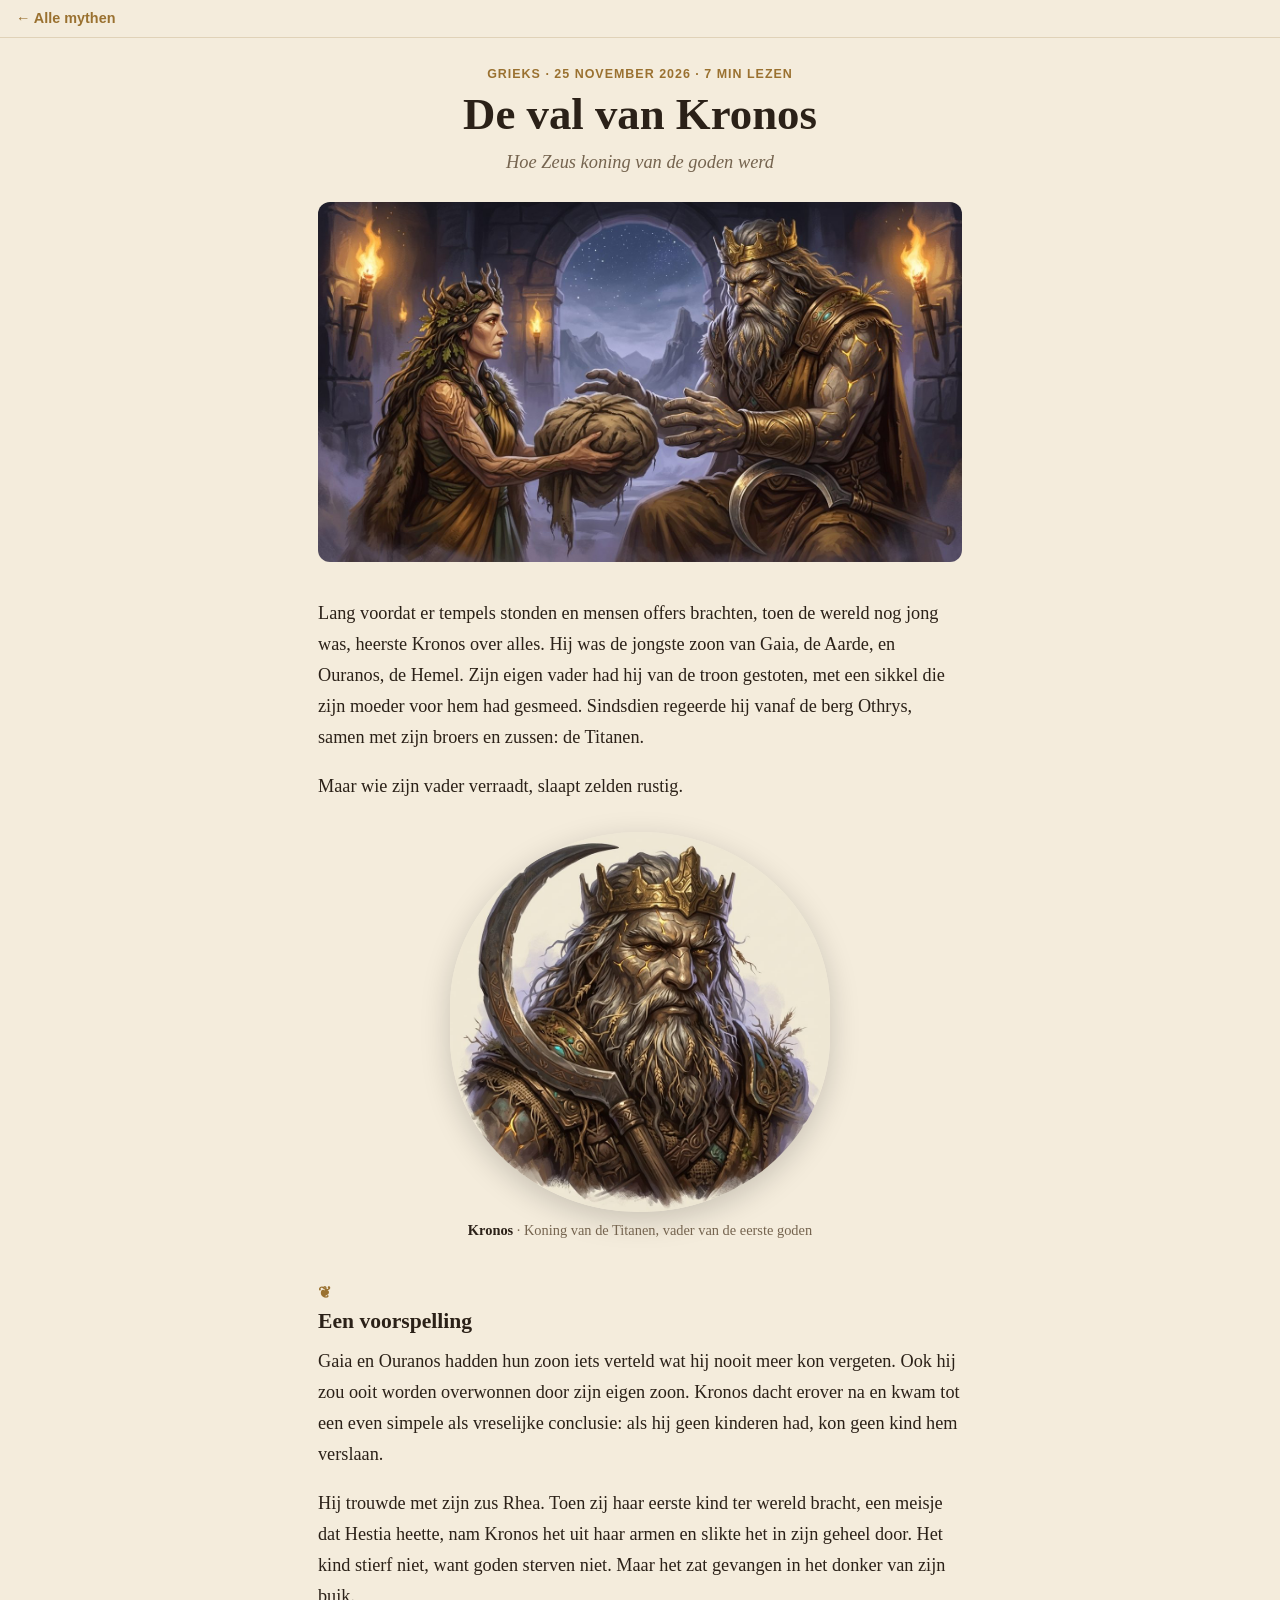
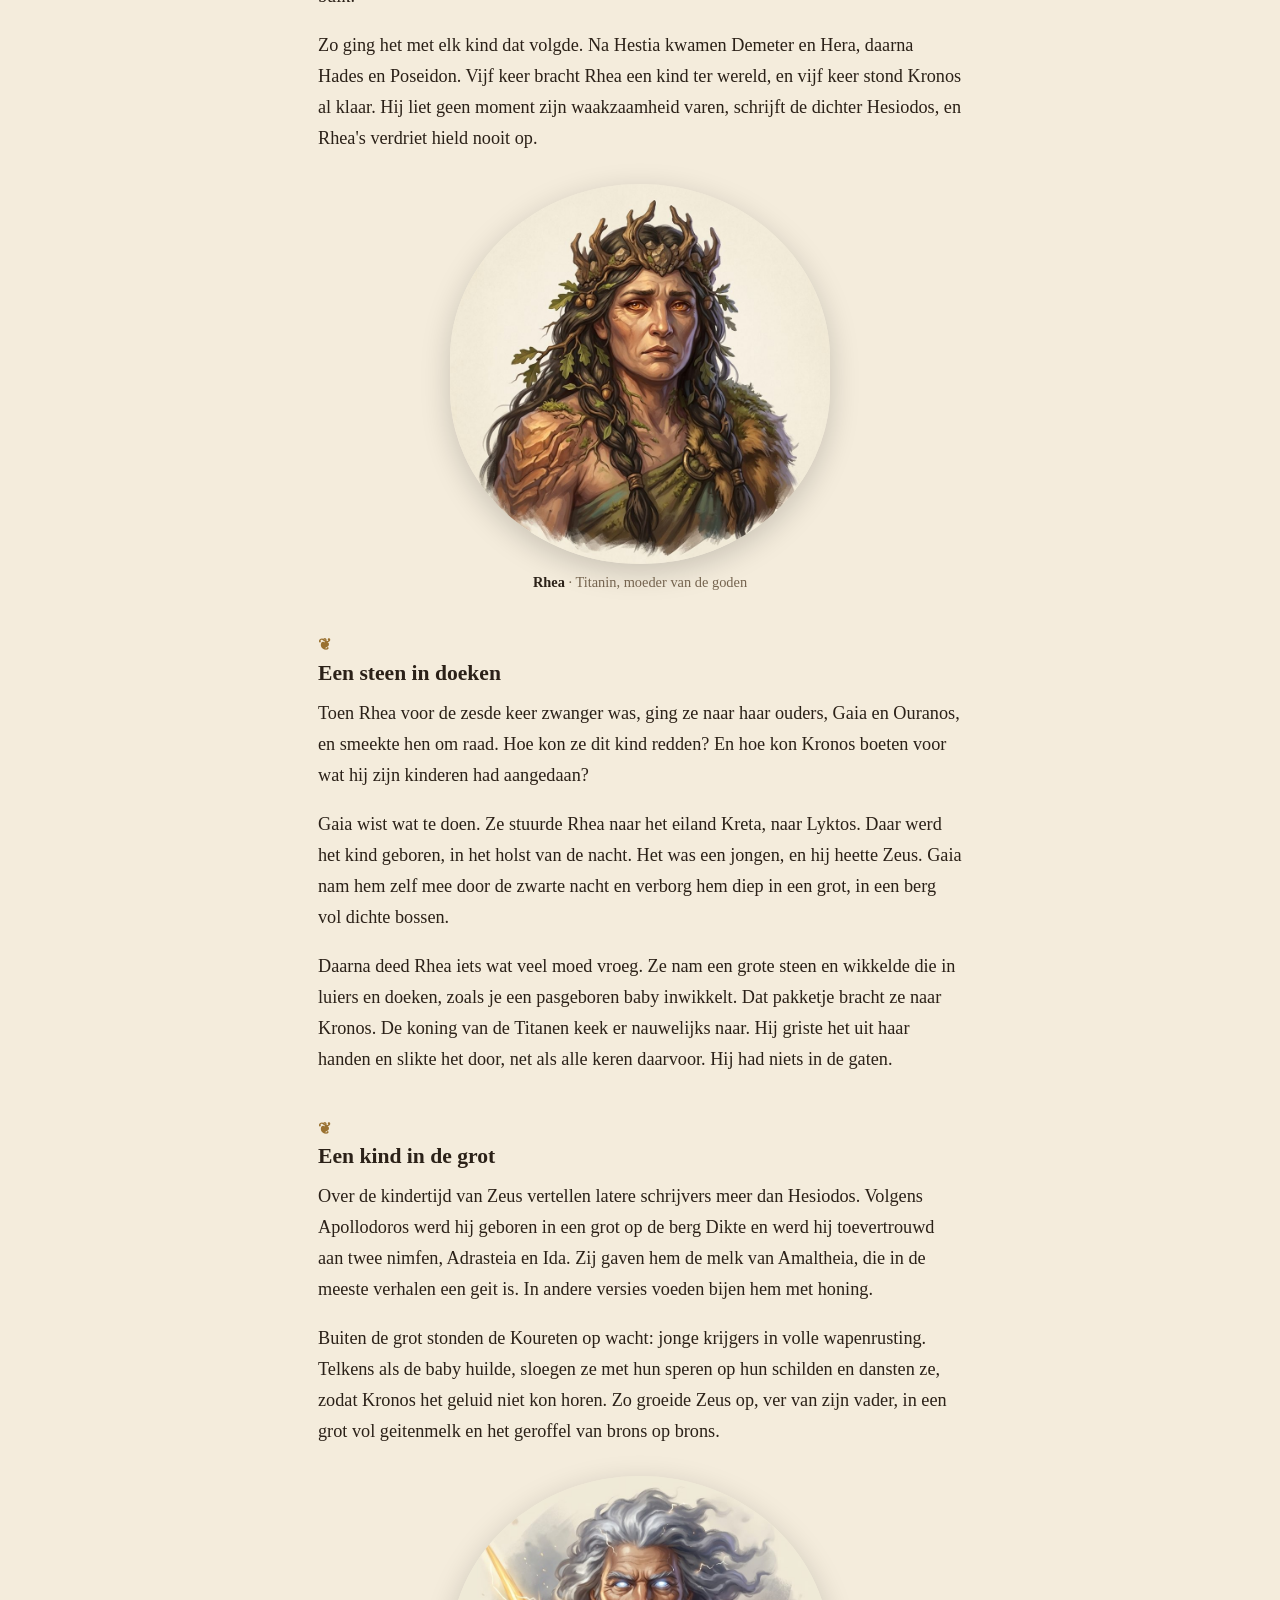
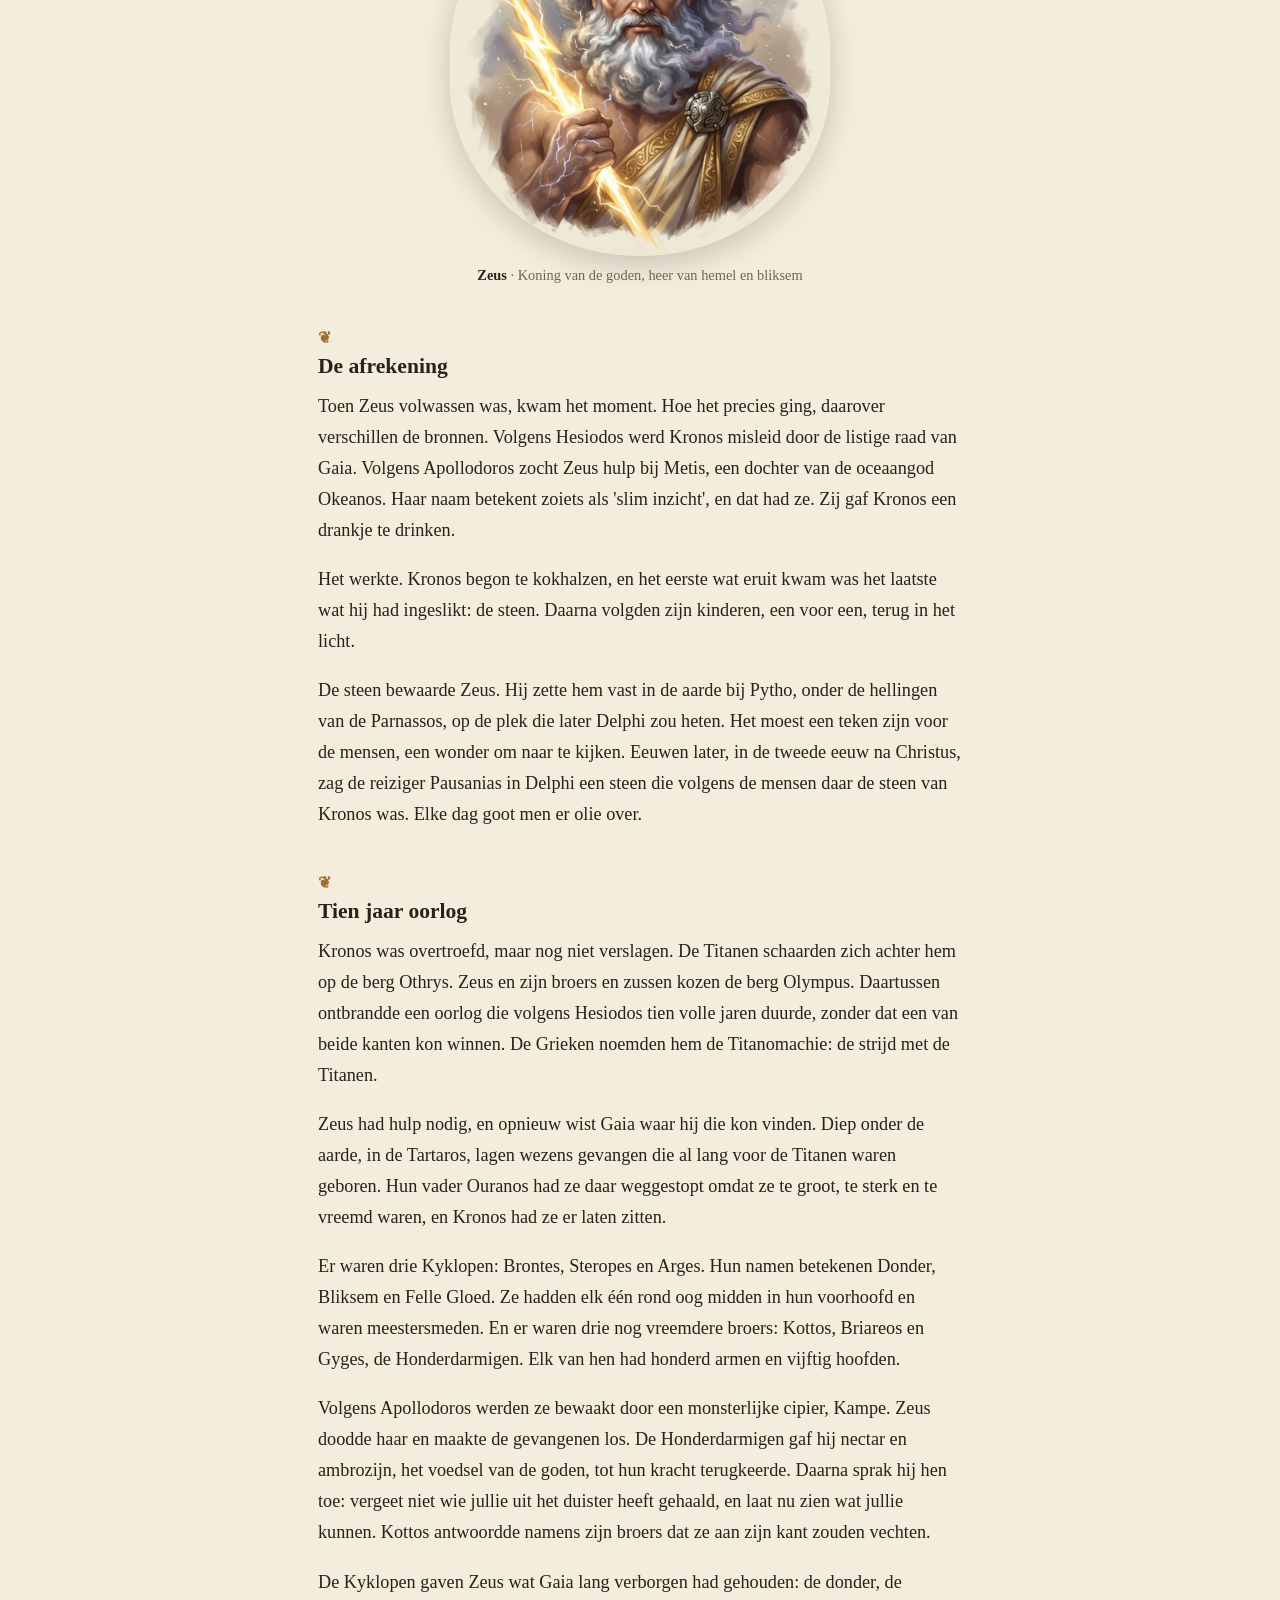
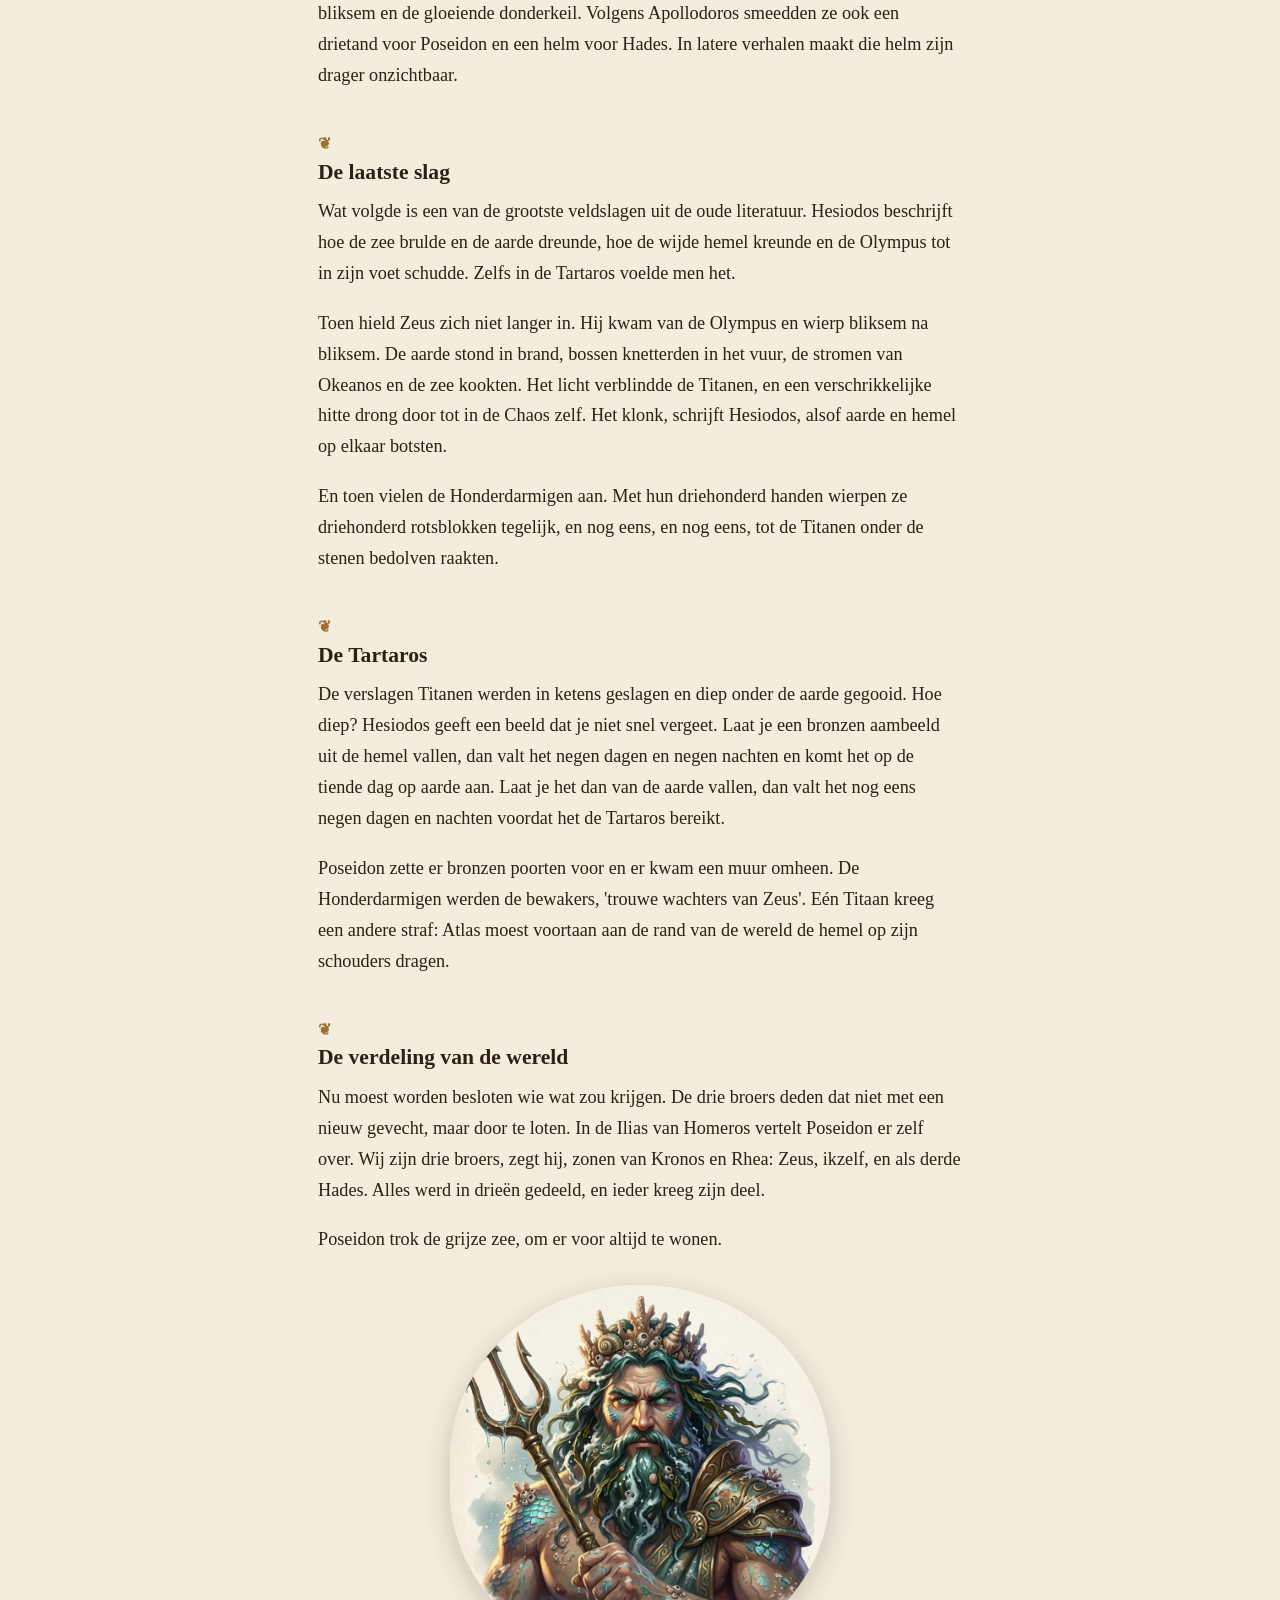
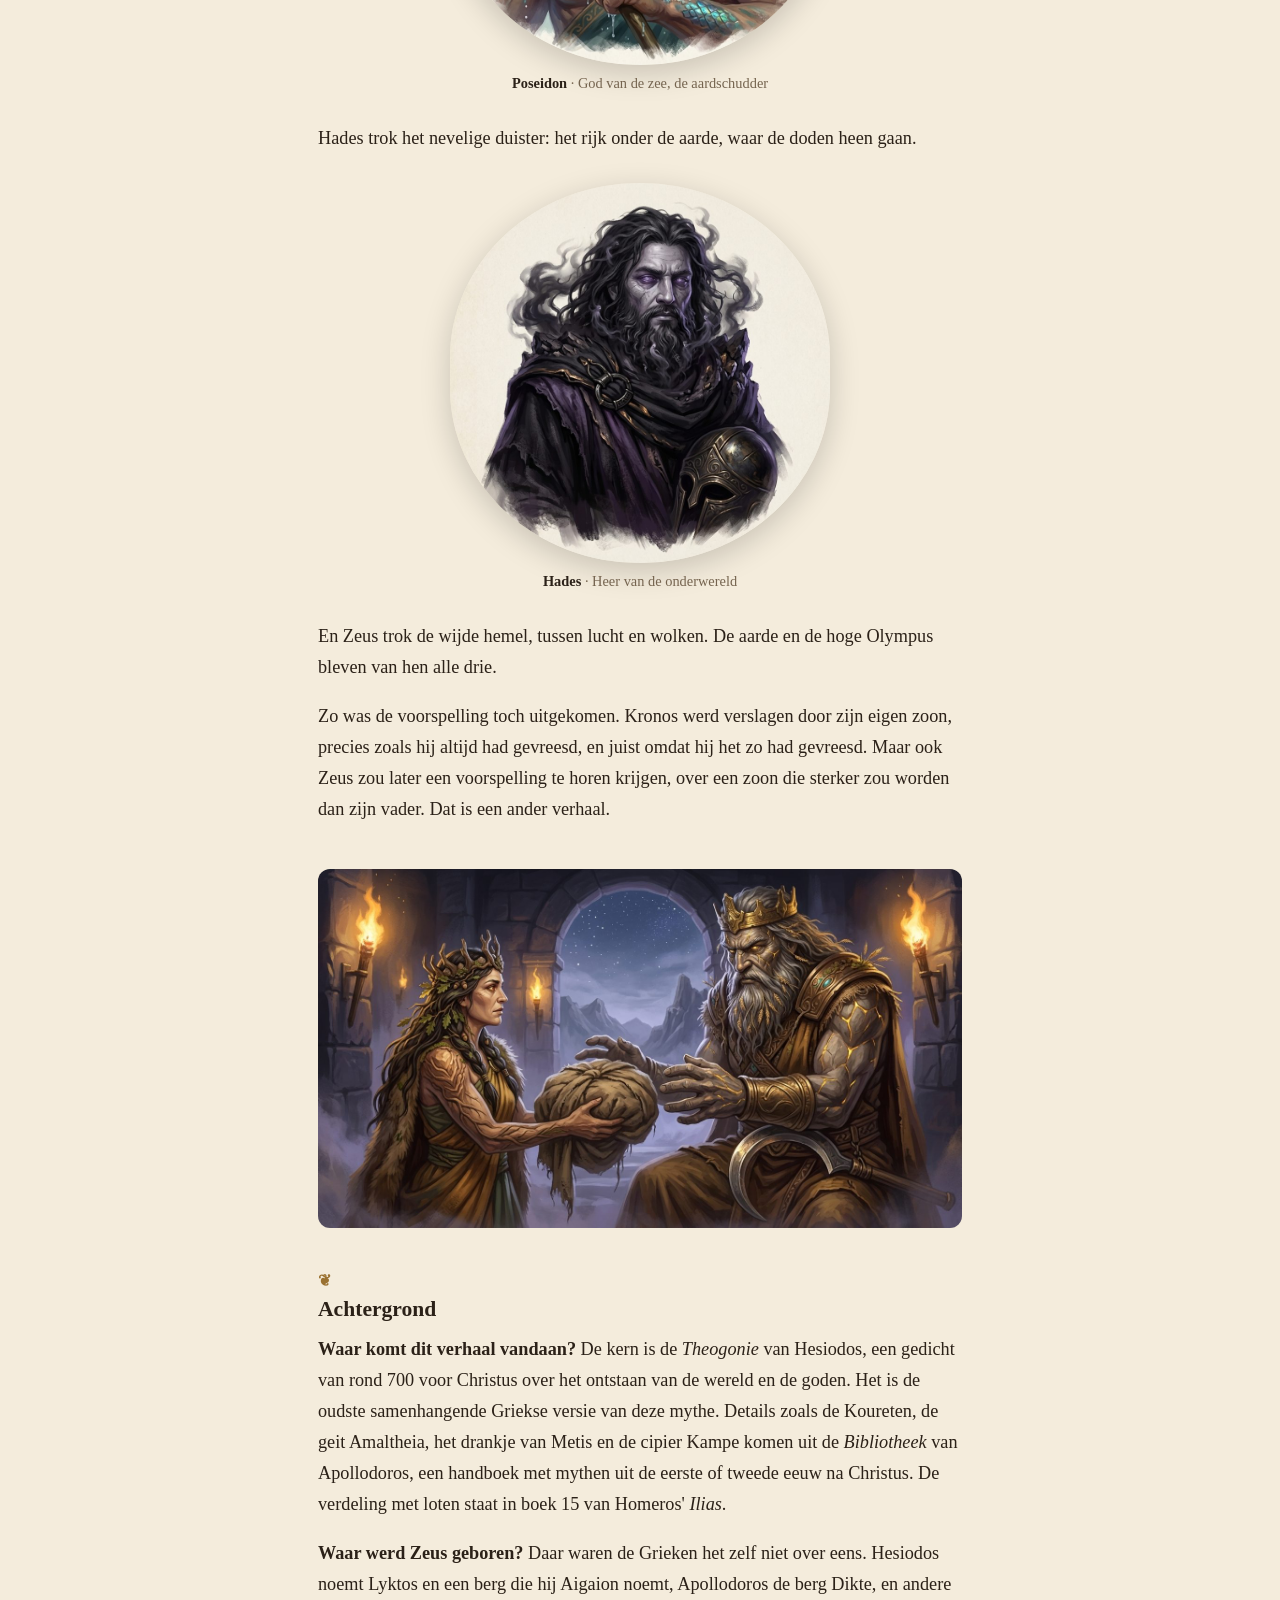
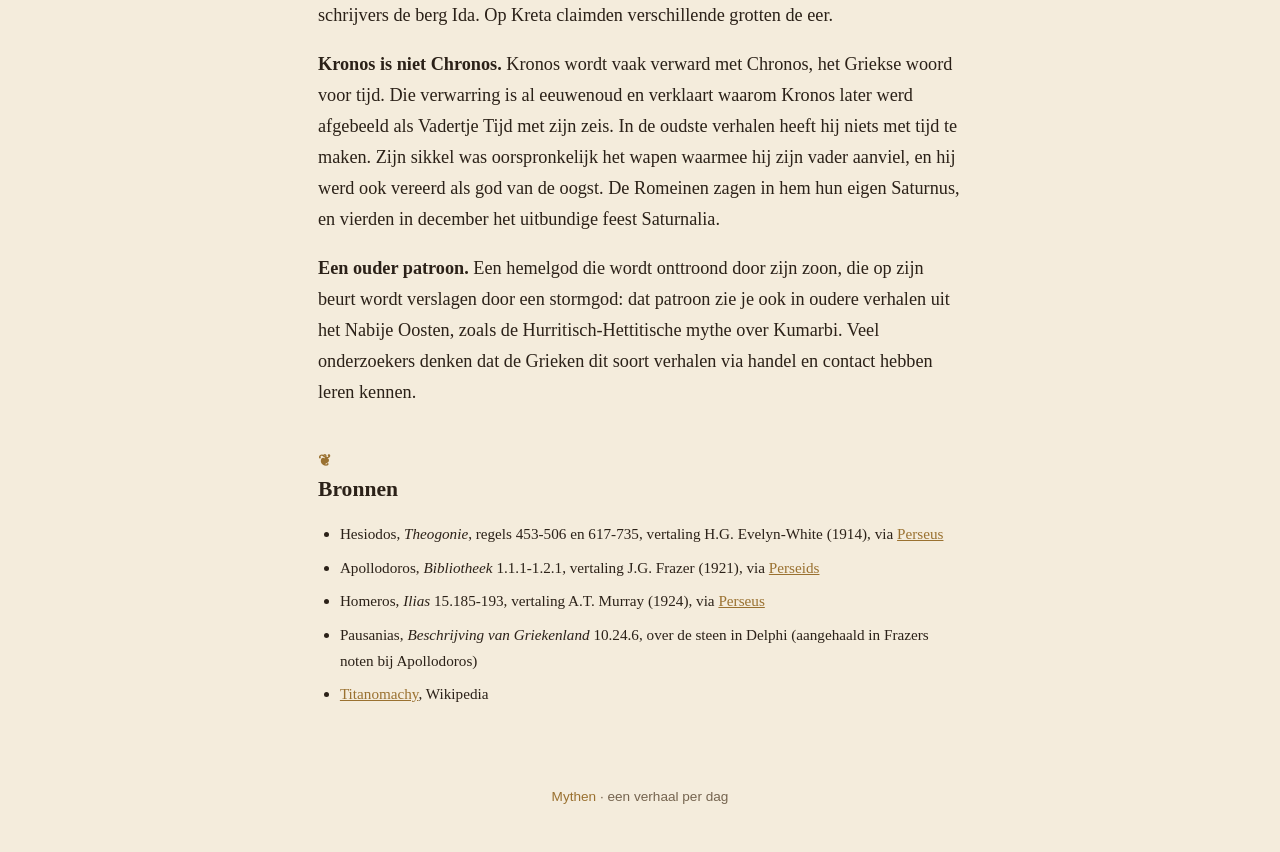
<file: verhalen/de-val-van-kronos.html>
<!doctype html>
<html lang="nl">
<head>
<meta charset="utf-8">
<meta name="viewport" content="width=device-width, initial-scale=1">
<title>De val van Kronos · Mythen</title>
<meta name="description" content="Kronos slikt zijn kinderen in om te voorkomen dat een van hen hem onttroont. Rhea redt de jongste met een steen in doeken. Tien jaar oorlog later is de wereld verdeeld.">
<meta name="author" content="Mythen">
<meta property="og:type" content="article">
<meta property="og:title" content="De val van Kronos">
<meta property="og:description" content="Kronos slikt zijn kinderen in om te voorkomen dat een van hen hem onttroont. Rhea redt de jongste met een steen in doeken. Tien jaar oorlog later is de wereld verdeeld.">
<meta property="og:image" content="https://simonbaijens.github.io/mythen/beelden/scenes/de-val-van-kronos.jpg">
<meta name="theme-color" content="#171310">
<link rel="stylesheet" href="../verhaal.css">
</head>
<body>
<nav class="terug"><a href="../">← Alle mythen</a></nav>
<article>
<header>
<p class="mythologie">Grieks · <time datetime="2026-11-25">25 november 2026</time> · 7 min lezen</p>
<h1>De val van Kronos</h1>
<p class="ondertitel">Hoe Zeus koning van de goden werd</p>
</header>
<figure class="scene"><img src="../beelden/scenes/de-val-van-kronos.jpg" alt="De val van Kronos" width="1400" height="788"></figure>
<p>Lang voordat er tempels stonden en mensen offers brachten, toen de wereld nog jong was, heerste Kronos over alles. Hij was de jongste zoon van Gaia, de Aarde, en Ouranos, de Hemel. Zijn eigen vader had hij van de troon gestoten, met een sikkel die zijn moeder voor hem had gesmeed. Sindsdien regeerde hij vanaf de berg Othrys, samen met zijn broers en zussen: de Titanen.</p>
<p>Maar wie zijn vader verraadt, slaapt zelden rustig.</p>
<figure class="figuur" id="figuur-kronos"><img src="../beelden/figuren/kronos.jpg" alt="Kronos" width="900" height="900" loading="lazy"><figcaption><strong>Kronos</strong> · Koning van de Titanen, vader van de eerste goden</figcaption></figure>
<h2>Een voorspelling</h2>
<p>Gaia en Ouranos hadden hun zoon iets verteld wat hij nooit meer kon vergeten. Ook hij zou ooit worden overwonnen door zijn eigen zoon. Kronos dacht erover na en kwam tot een even simpele als vreselijke conclusie: als hij geen kinderen had, kon geen kind hem verslaan.</p>
<p>Hij trouwde met zijn zus Rhea. Toen zij haar eerste kind ter wereld bracht, een meisje dat Hestia heette, nam Kronos het uit haar armen en slikte het in zijn geheel door. Het kind stierf niet, want goden sterven niet. Maar het zat gevangen in het donker van zijn buik.</p>
<p>Zo ging het met elk kind dat volgde. Na Hestia kwamen Demeter en Hera, daarna Hades en Poseidon. Vijf keer bracht Rhea een kind ter wereld, en vijf keer stond Kronos al klaar. Hij liet geen moment zijn waakzaamheid varen, schrijft de dichter Hesiodos, en Rhea's verdriet hield nooit op.</p>
<figure class="figuur" id="figuur-rhea"><img src="../beelden/figuren/rhea.jpg" alt="Rhea" width="900" height="900" loading="lazy"><figcaption><strong>Rhea</strong> · Titanin, moeder van de goden</figcaption></figure>
<h2>Een steen in doeken</h2>
<p>Toen Rhea voor de zesde keer zwanger was, ging ze naar haar ouders, Gaia en Ouranos, en smeekte hen om raad. Hoe kon ze dit kind redden? En hoe kon Kronos boeten voor wat hij zijn kinderen had aangedaan?</p>
<p>Gaia wist wat te doen. Ze stuurde Rhea naar het eiland Kreta, naar Lyktos. Daar werd het kind geboren, in het holst van de nacht. Het was een jongen, en hij heette Zeus. Gaia nam hem zelf mee door de zwarte nacht en verborg hem diep in een grot, in een berg vol dichte bossen.</p>
<p>Daarna deed Rhea iets wat veel moed vroeg. Ze nam een grote steen en wikkelde die in luiers en doeken, zoals je een pasgeboren baby inwikkelt. Dat pakketje bracht ze naar Kronos. De koning van de Titanen keek er nauwelijks naar. Hij griste het uit haar handen en slikte het door, net als alle keren daarvoor. Hij had niets in de gaten.</p>
<h2>Een kind in de grot</h2>
<p>Over de kindertijd van Zeus vertellen latere schrijvers meer dan Hesiodos. Volgens Apollodoros werd hij geboren in een grot op de berg Dikte en werd hij toevertrouwd aan twee nimfen, Adrasteia en Ida. Zij gaven hem de melk van Amaltheia, die in de meeste verhalen een geit is. In andere versies voeden bijen hem met honing.</p>
<p>Buiten de grot stonden de Koureten op wacht: jonge krijgers in volle wapenrusting. Telkens als de baby huilde, sloegen ze met hun speren op hun schilden en dansten ze, zodat Kronos het geluid niet kon horen. Zo groeide Zeus op, ver van zijn vader, in een grot vol geitenmelk en het geroffel van brons op brons.</p>
<figure class="figuur" id="figuur-zeus"><img src="../beelden/figuren/zeus.jpg" alt="Zeus" width="900" height="900" loading="lazy"><figcaption><strong>Zeus</strong> · Koning van de goden, heer van hemel en bliksem</figcaption></figure>
<h2>De afrekening</h2>
<p>Toen Zeus volwassen was, kwam het moment. Hoe het precies ging, daarover verschillen de bronnen. Volgens Hesiodos werd Kronos misleid door de listige raad van Gaia. Volgens Apollodoros zocht Zeus hulp bij Metis, een dochter van de oceaangod Okeanos. Haar naam betekent zoiets als 'slim inzicht', en dat had ze. Zij gaf Kronos een drankje te drinken.</p>
<p>Het werkte. Kronos begon te kokhalzen, en het eerste wat eruit kwam was het laatste wat hij had ingeslikt: de steen. Daarna volgden zijn kinderen, een voor een, terug in het licht.</p>
<p>De steen bewaarde Zeus. Hij zette hem vast in de aarde bij Pytho, onder de hellingen van de Parnassos, op de plek die later Delphi zou heten. Het moest een teken zijn voor de mensen, een wonder om naar te kijken. Eeuwen later, in de tweede eeuw na Christus, zag de reiziger Pausanias in Delphi een steen die volgens de mensen daar de steen van Kronos was. Elke dag goot men er olie over.</p>
<h2>Tien jaar oorlog</h2>
<p>Kronos was overtroefd, maar nog niet verslagen. De Titanen schaarden zich achter hem op de berg Othrys. Zeus en zijn broers en zussen kozen de berg Olympus. Daartussen ontbrandde een oorlog die volgens Hesiodos tien volle jaren duurde, zonder dat een van beide kanten kon winnen. De Grieken noemden hem de Titanomachie: de strijd met de Titanen.</p>
<p>Zeus had hulp nodig, en opnieuw wist Gaia waar hij die kon vinden. Diep onder de aarde, in de Tartaros, lagen wezens gevangen die al lang voor de Titanen waren geboren. Hun vader Ouranos had ze daar weggestopt omdat ze te groot, te sterk en te vreemd waren, en Kronos had ze er laten zitten.</p>
<p>Er waren drie Kyklopen: Brontes, Steropes en Arges. Hun namen betekenen Donder, Bliksem en Felle Gloed. Ze hadden elk één rond oog midden in hun voorhoofd en waren meestersmeden. En er waren drie nog vreemdere broers: Kottos, Briareos en Gyges, de Honderdarmigen. Elk van hen had honderd armen en vijftig hoofden.</p>
<p>Volgens Apollodoros werden ze bewaakt door een monsterlijke cipier, Kampe. Zeus doodde haar en maakte de gevangenen los. De Honderdarmigen gaf hij nectar en ambrozijn, het voedsel van de goden, tot hun kracht terugkeerde. Daarna sprak hij hen toe: vergeet niet wie jullie uit het duister heeft gehaald, en laat nu zien wat jullie kunnen. Kottos antwoordde namens zijn broers dat ze aan zijn kant zouden vechten.</p>
<p>De Kyklopen gaven Zeus wat Gaia lang verborgen had gehouden: de donder, de bliksem en de gloeiende donderkeil. Volgens Apollodoros smeedden ze ook een drietand voor Poseidon en een helm voor Hades. In latere verhalen maakt die helm zijn drager onzichtbaar.</p>
<h2>De laatste slag</h2>
<p>Wat volgde is een van de grootste veldslagen uit de oude literatuur. Hesiodos beschrijft hoe de zee brulde en de aarde dreunde, hoe de wijde hemel kreunde en de Olympus tot in zijn voet schudde. Zelfs in de Tartaros voelde men het.</p>
<p>Toen hield Zeus zich niet langer in. Hij kwam van de Olympus en wierp bliksem na bliksem. De aarde stond in brand, bossen knetterden in het vuur, de stromen van Okeanos en de zee kookten. Het licht verblindde de Titanen, en een verschrikkelijke hitte drong door tot in de Chaos zelf. Het klonk, schrijft Hesiodos, alsof aarde en hemel op elkaar botsten.</p>
<p>En toen vielen de Honderdarmigen aan. Met hun driehonderd handen wierpen ze driehonderd rotsblokken tegelijk, en nog eens, en nog eens, tot de Titanen onder de stenen bedolven raakten.</p>
<h2>De Tartaros</h2>
<p>De verslagen Titanen werden in ketens geslagen en diep onder de aarde gegooid. Hoe diep? Hesiodos geeft een beeld dat je niet snel vergeet. Laat je een bronzen aambeeld uit de hemel vallen, dan valt het negen dagen en negen nachten en komt het op de tiende dag op aarde aan. Laat je het dan van de aarde vallen, dan valt het nog eens negen dagen en nachten voordat het de Tartaros bereikt.</p>
<p>Poseidon zette er bronzen poorten voor en er kwam een muur omheen. De Honderdarmigen werden de bewakers, 'trouwe wachters van Zeus'. Eén Titaan kreeg een andere straf: Atlas moest voortaan aan de rand van de wereld de hemel op zijn schouders dragen.</p>
<h2>De verdeling van de wereld</h2>
<p>Nu moest worden besloten wie wat zou krijgen. De drie broers deden dat niet met een nieuw gevecht, maar door te loten. In de Ilias van Homeros vertelt Poseidon er zelf over. Wij zijn drie broers, zegt hij, zonen van Kronos en Rhea: Zeus, ikzelf, en als derde Hades. Alles werd in drieën gedeeld, en ieder kreeg zijn deel.</p>
<p>Poseidon trok de grijze zee, om er voor altijd te wonen.</p>
<figure class="figuur" id="figuur-poseidon"><img src="../beelden/figuren/poseidon.jpg" alt="Poseidon" width="900" height="900" loading="lazy"><figcaption><strong>Poseidon</strong> · God van de zee, de aardschudder</figcaption></figure>
<p>Hades trok het nevelige duister: het rijk onder de aarde, waar de doden heen gaan.</p>
<figure class="figuur" id="figuur-hades"><img src="../beelden/figuren/hades.jpg" alt="Hades" width="900" height="900" loading="lazy"><figcaption><strong>Hades</strong> · Heer van de onderwereld</figcaption></figure>
<p>En Zeus trok de wijde hemel, tussen lucht en wolken. De aarde en de hoge Olympus bleven van hen alle drie.</p>
<p>Zo was de voorspelling toch uitgekomen. Kronos werd verslagen door zijn eigen zoon, precies zoals hij altijd had gevreesd, en juist omdat hij het zo had gevreesd. Maar ook Zeus zou later een voorspelling te horen krijgen, over een zoon die sterker zou worden dan zijn vader. Dat is een ander verhaal.</p>
<figure class="scene slot"><img src="../beelden/scenes/de-val-van-kronos.jpg" alt="De val van Kronos" width="1400" height="788"></figure>
<h2>Achtergrond</h2>
<p><strong>Waar komt dit verhaal vandaan?</strong> De kern is de <em>Theogonie</em> van Hesiodos, een gedicht van rond 700 voor Christus over het ontstaan van de wereld en de goden. Het is de oudste samenhangende Griekse versie van deze mythe. Details zoals de Koureten, de geit Amaltheia, het drankje van Metis en de cipier Kampe komen uit de <em>Bibliotheek</em> van Apollodoros, een handboek met mythen uit de eerste of tweede eeuw na Christus. De verdeling met loten staat in boek 15 van Homeros' <em>Ilias</em>.</p>
<p><strong>Waar werd Zeus geboren?</strong> Daar waren de Grieken het zelf niet over eens. Hesiodos noemt Lyktos en een berg die hij Aigaion noemt, Apollodoros de berg Dikte, en andere schrijvers de berg Ida. Op Kreta claimden verschillende grotten de eer.</p>
<p><strong>Kronos is niet Chronos.</strong> Kronos wordt vaak verward met Chronos, het Griekse woord voor tijd. Die verwarring is al eeuwenoud en verklaart waarom Kronos later werd afgebeeld als Vadertje Tijd met zijn zeis. In de oudste verhalen heeft hij niets met tijd te maken. Zijn sikkel was oorspronkelijk het wapen waarmee hij zijn vader aanviel, en hij werd ook vereerd als god van de oogst. De Romeinen zagen in hem hun eigen Saturnus, en vierden in december het uitbundige feest Saturnalia.</p>
<p><strong>Een ouder patroon.</strong> Een hemelgod die wordt onttroond door zijn zoon, die op zijn beurt wordt verslagen door een stormgod: dat patroon zie je ook in oudere verhalen uit het Nabije Oosten, zoals de Hurritisch-Hettitische mythe over Kumarbi. Veel onderzoekers denken dat de Grieken dit soort verhalen via handel en contact hebben leren kennen.</p>
<h2>Bronnen</h2>
<ul><li>Hesiodos, <em>Theogonie</em>, regels 453-506 en 617-735, vertaling H.G. Evelyn-White (1914), via <a href="https://www.perseus.tufts.edu/hopper/text?doc=Perseus:text:1999.01.0130:card=617">Perseus</a></li><li>Apollodoros, <em>Bibliotheek</em> 1.1.1-1.2.1, vertaling J.G. Frazer (1921), via <a href="https://cts.perseids.org/read/greekLit/tlg0548/tlg001/perseus-eng2/1.1.1-1.2.5">Perseids</a></li><li>Homeros, <em>Ilias</em> 15.185-193, vertaling A.T. Murray (1924), via <a href="https://www.perseus.tufts.edu/hopper/text?doc=Perseus:text:1999.01.0134:book=15:card=184">Perseus</a></li><li>Pausanias, <em>Beschrijving van Griekenland</em> 10.24.6, over de steen in Delphi (aangehaald in Frazers noten bij Apollodoros)</li><li><a href="https://en.wikipedia.org/wiki/Titanomachy">Titanomachy</a>, Wikipedia</li></ul>
</article>
<footer class="voet"><a href="../">Mythen</a> · een verhaal per dag</footer>
</body>
</html>
</file>
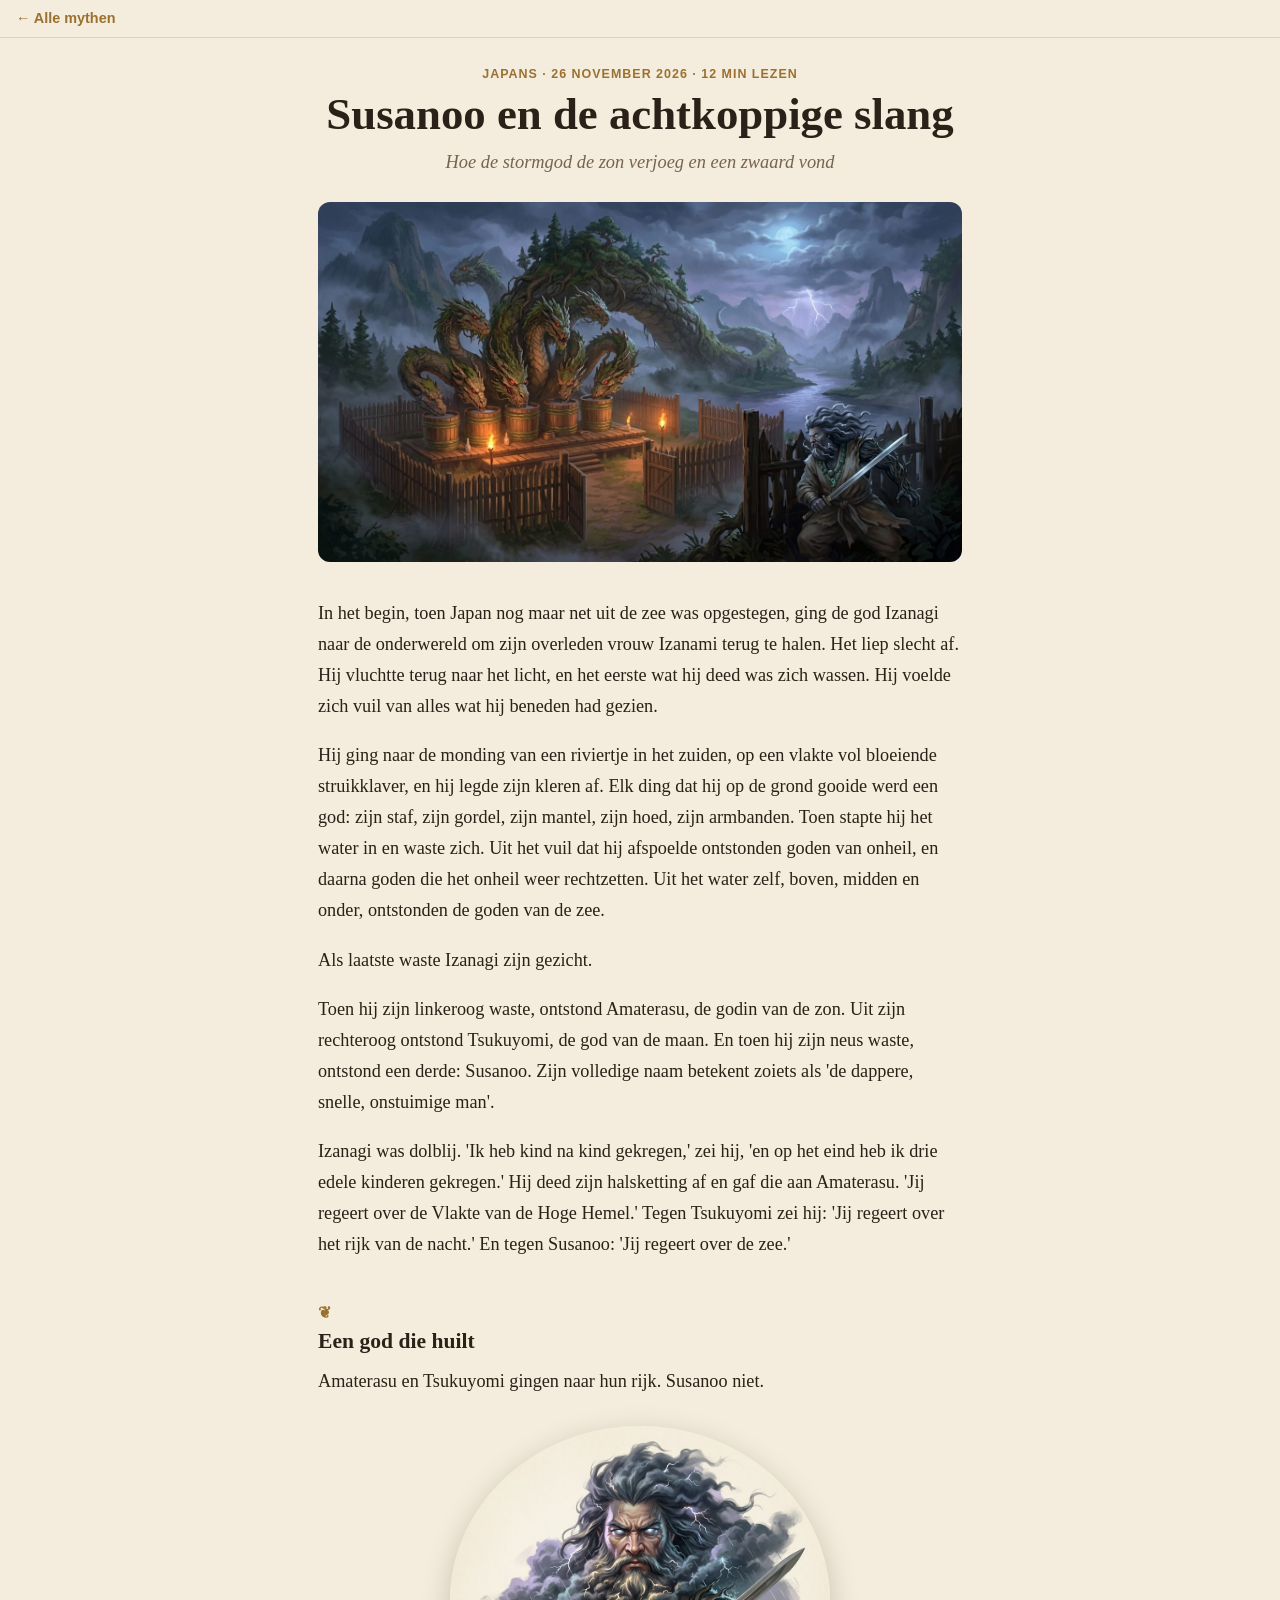
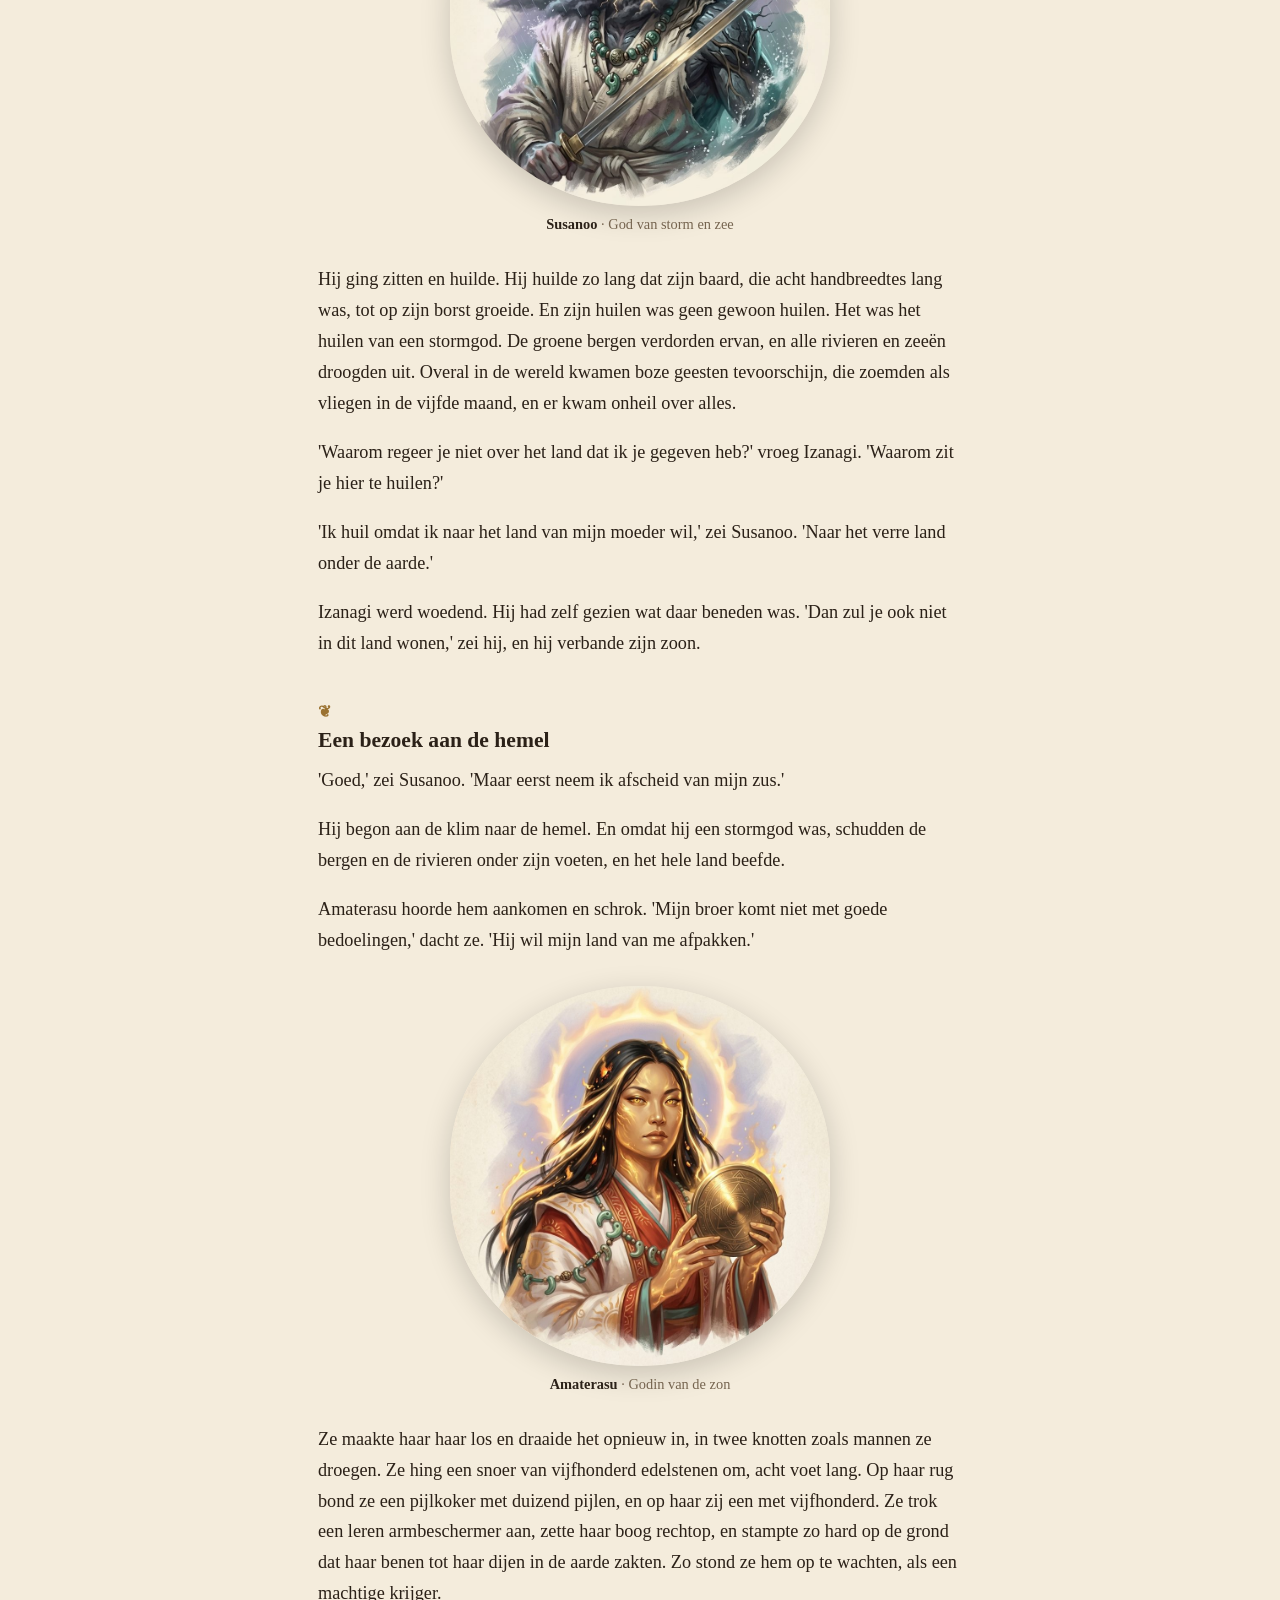
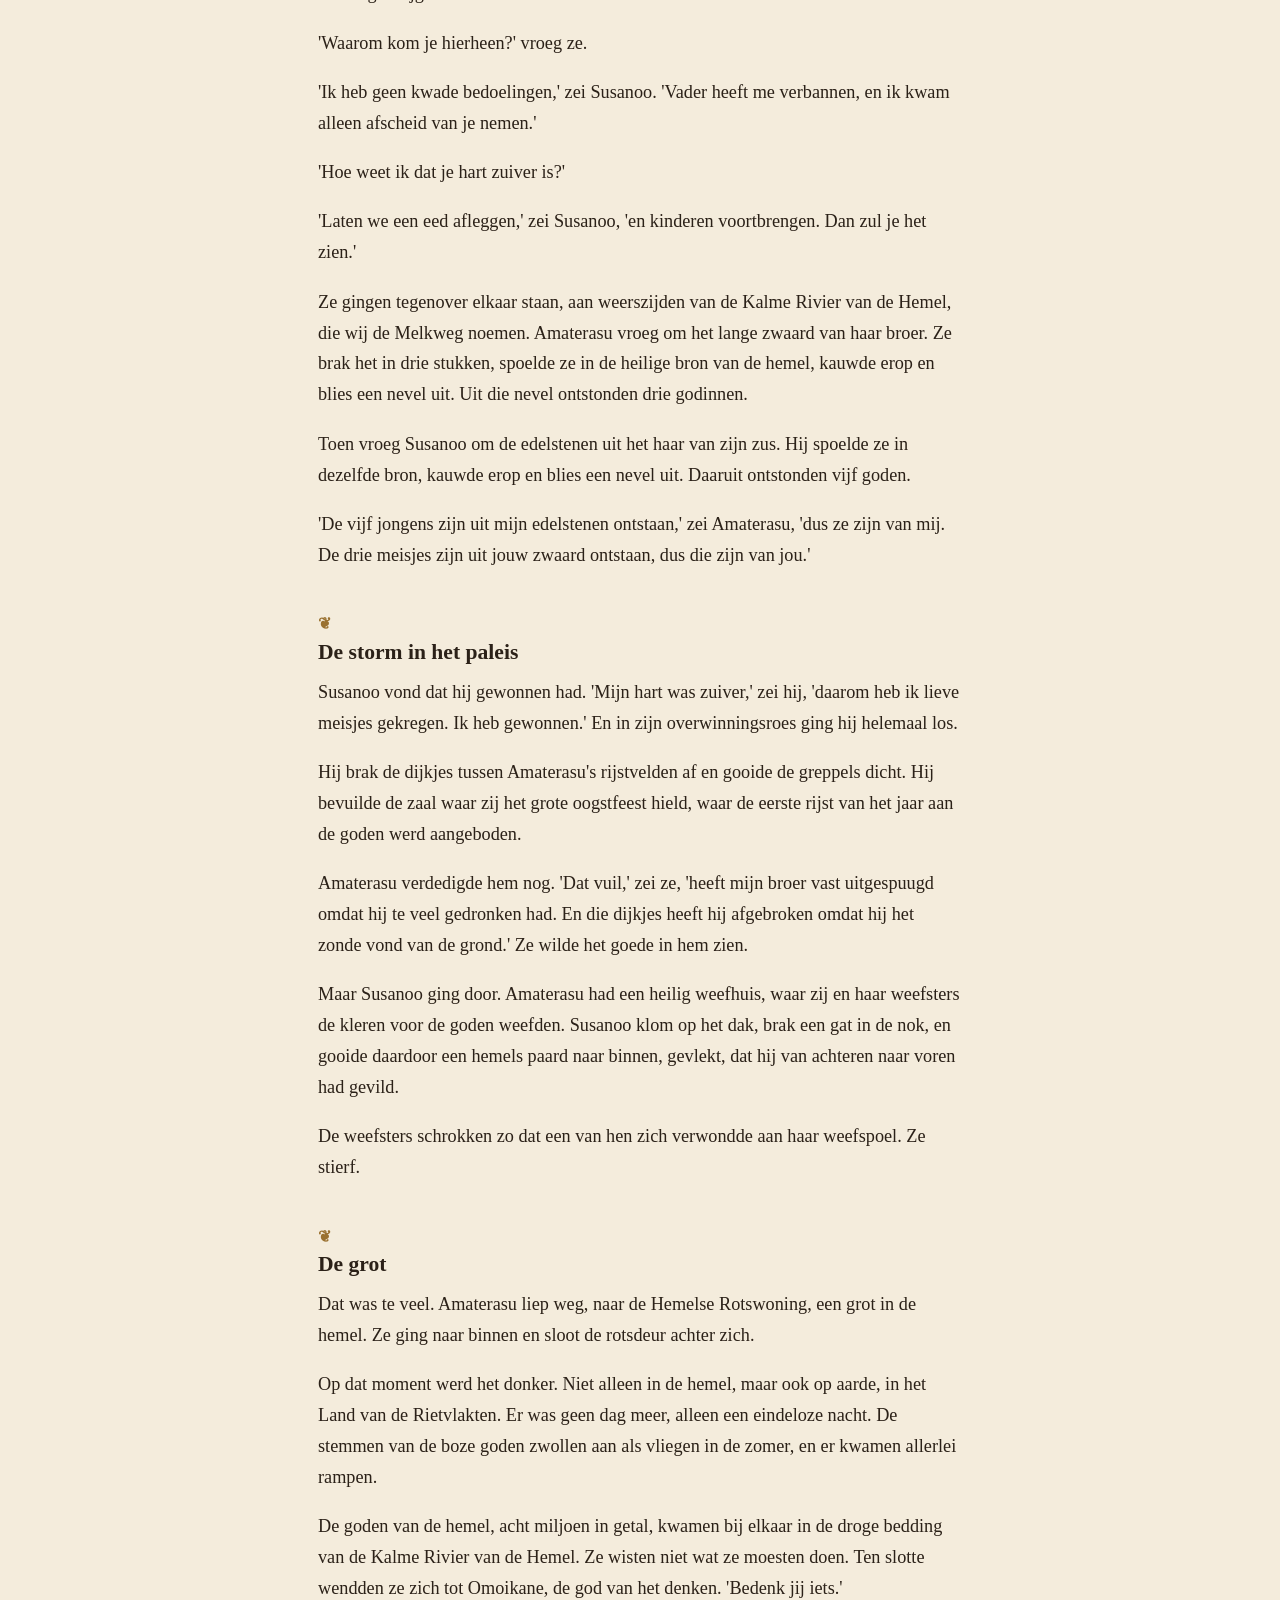
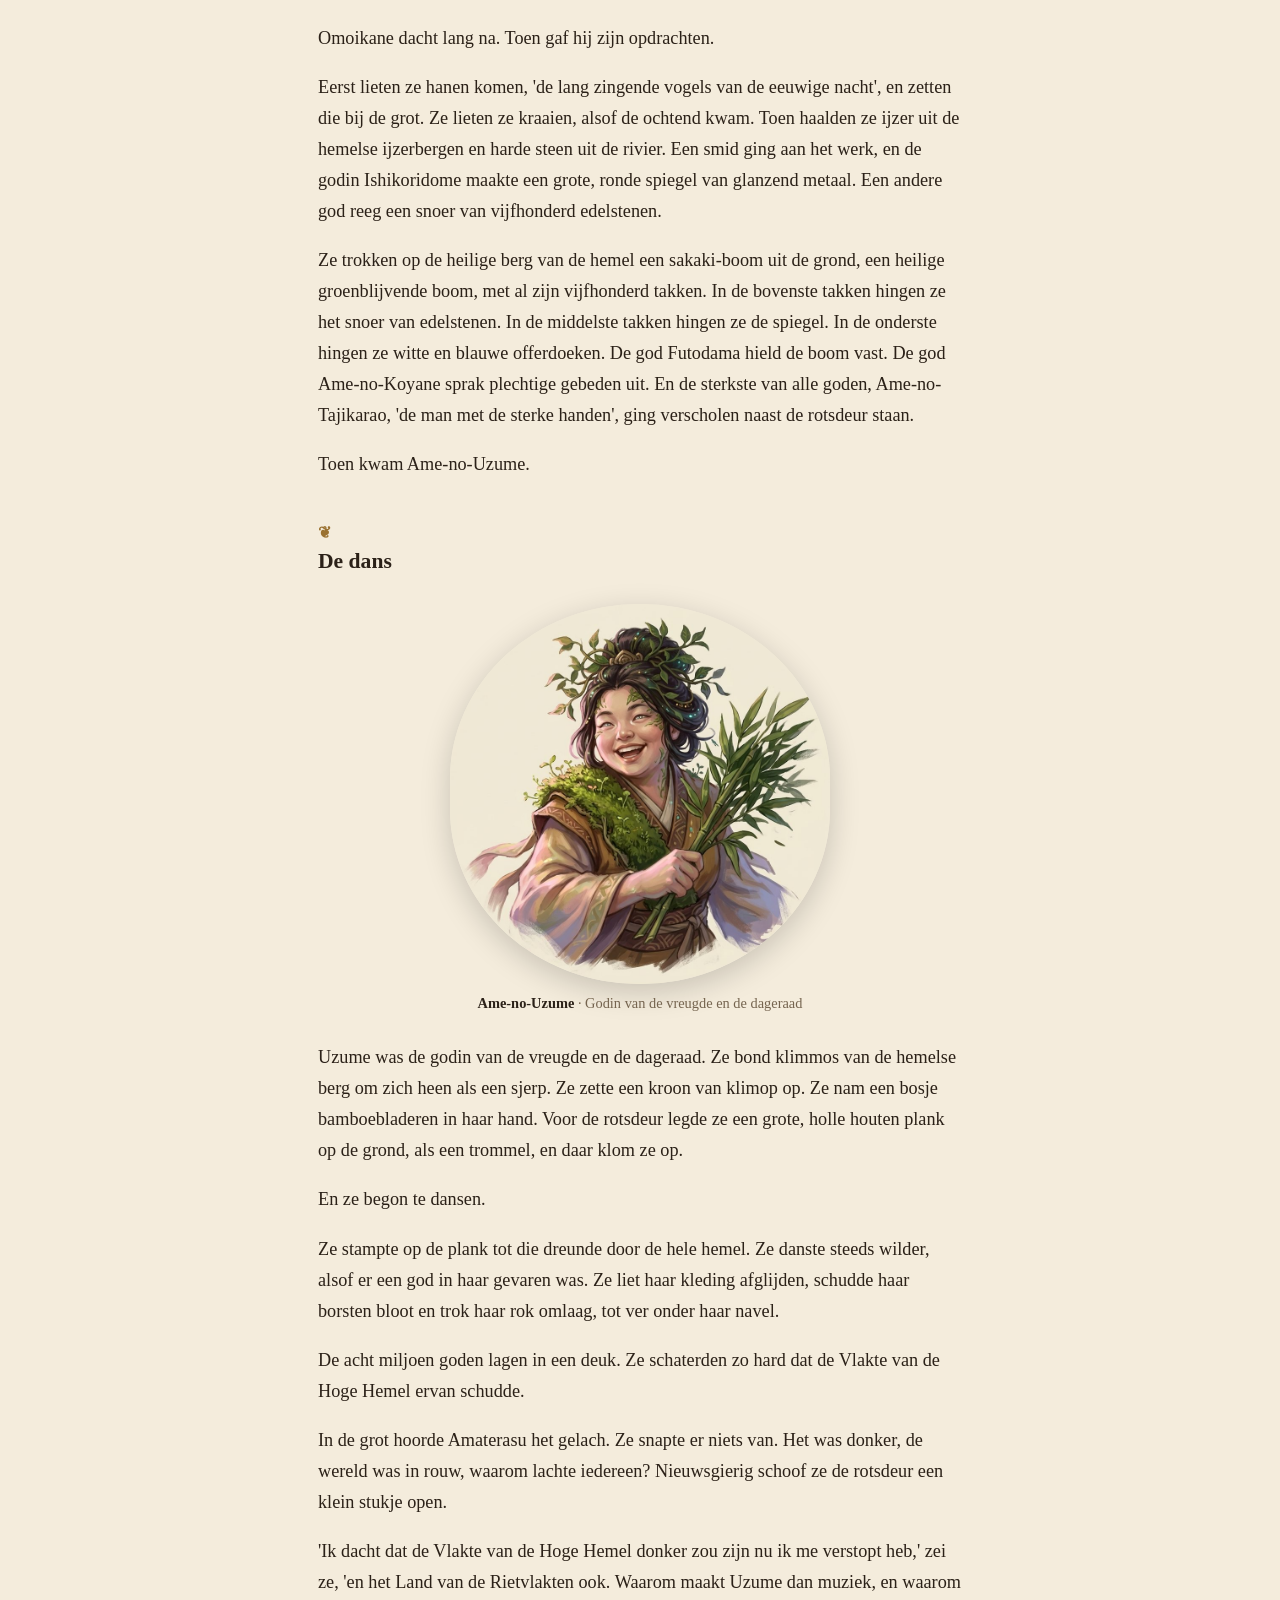
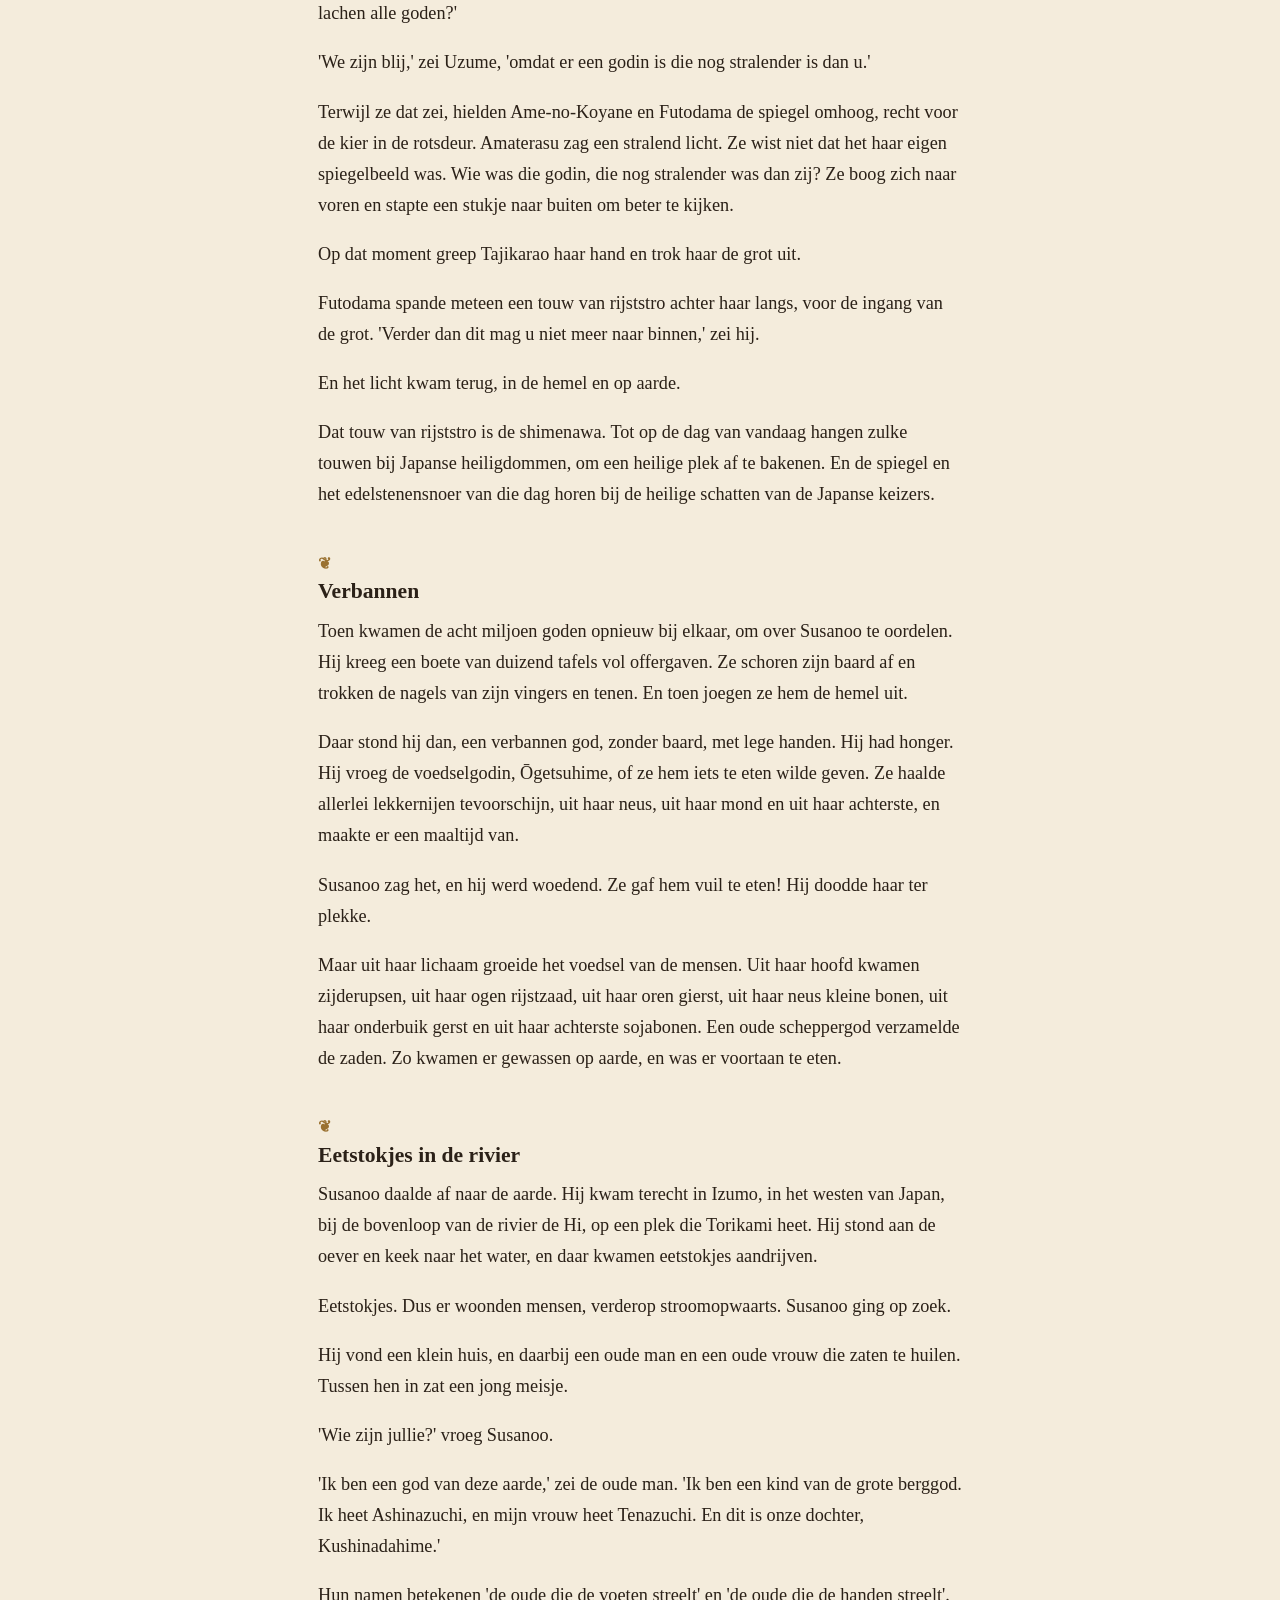
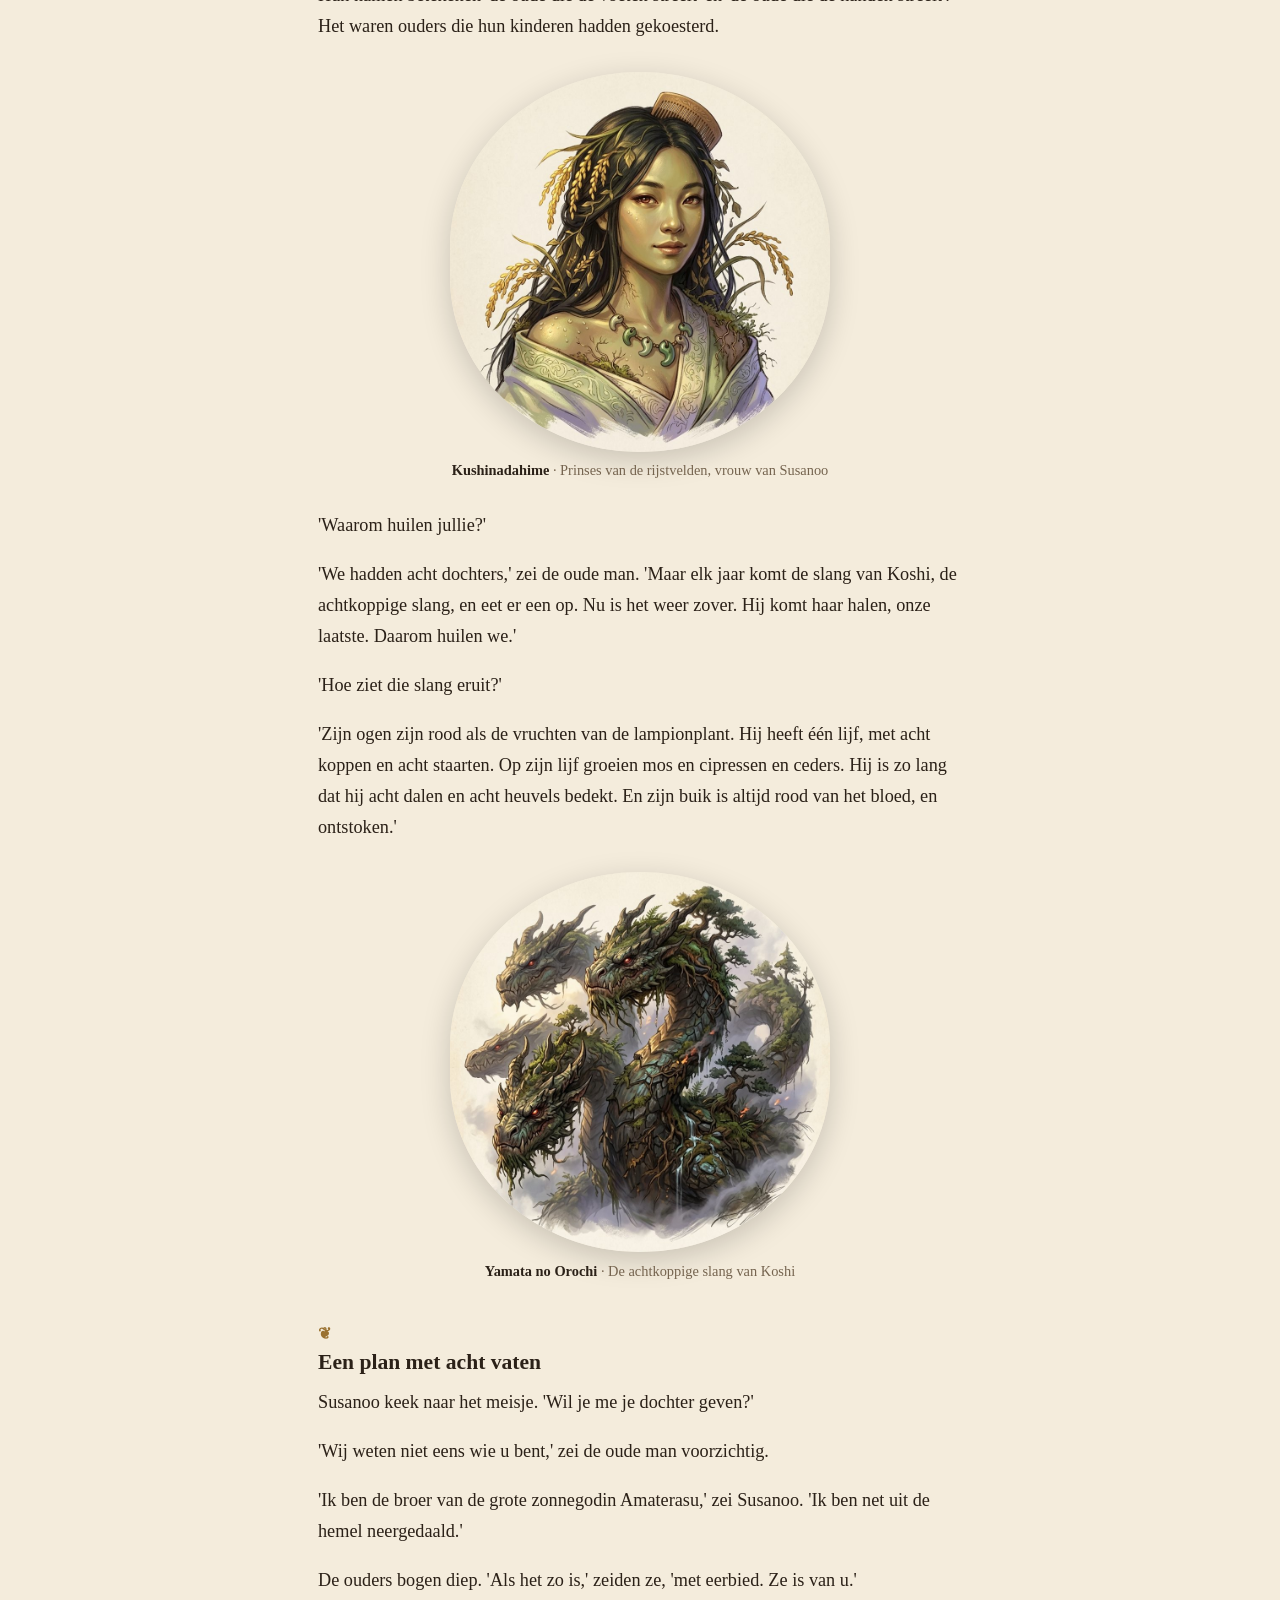
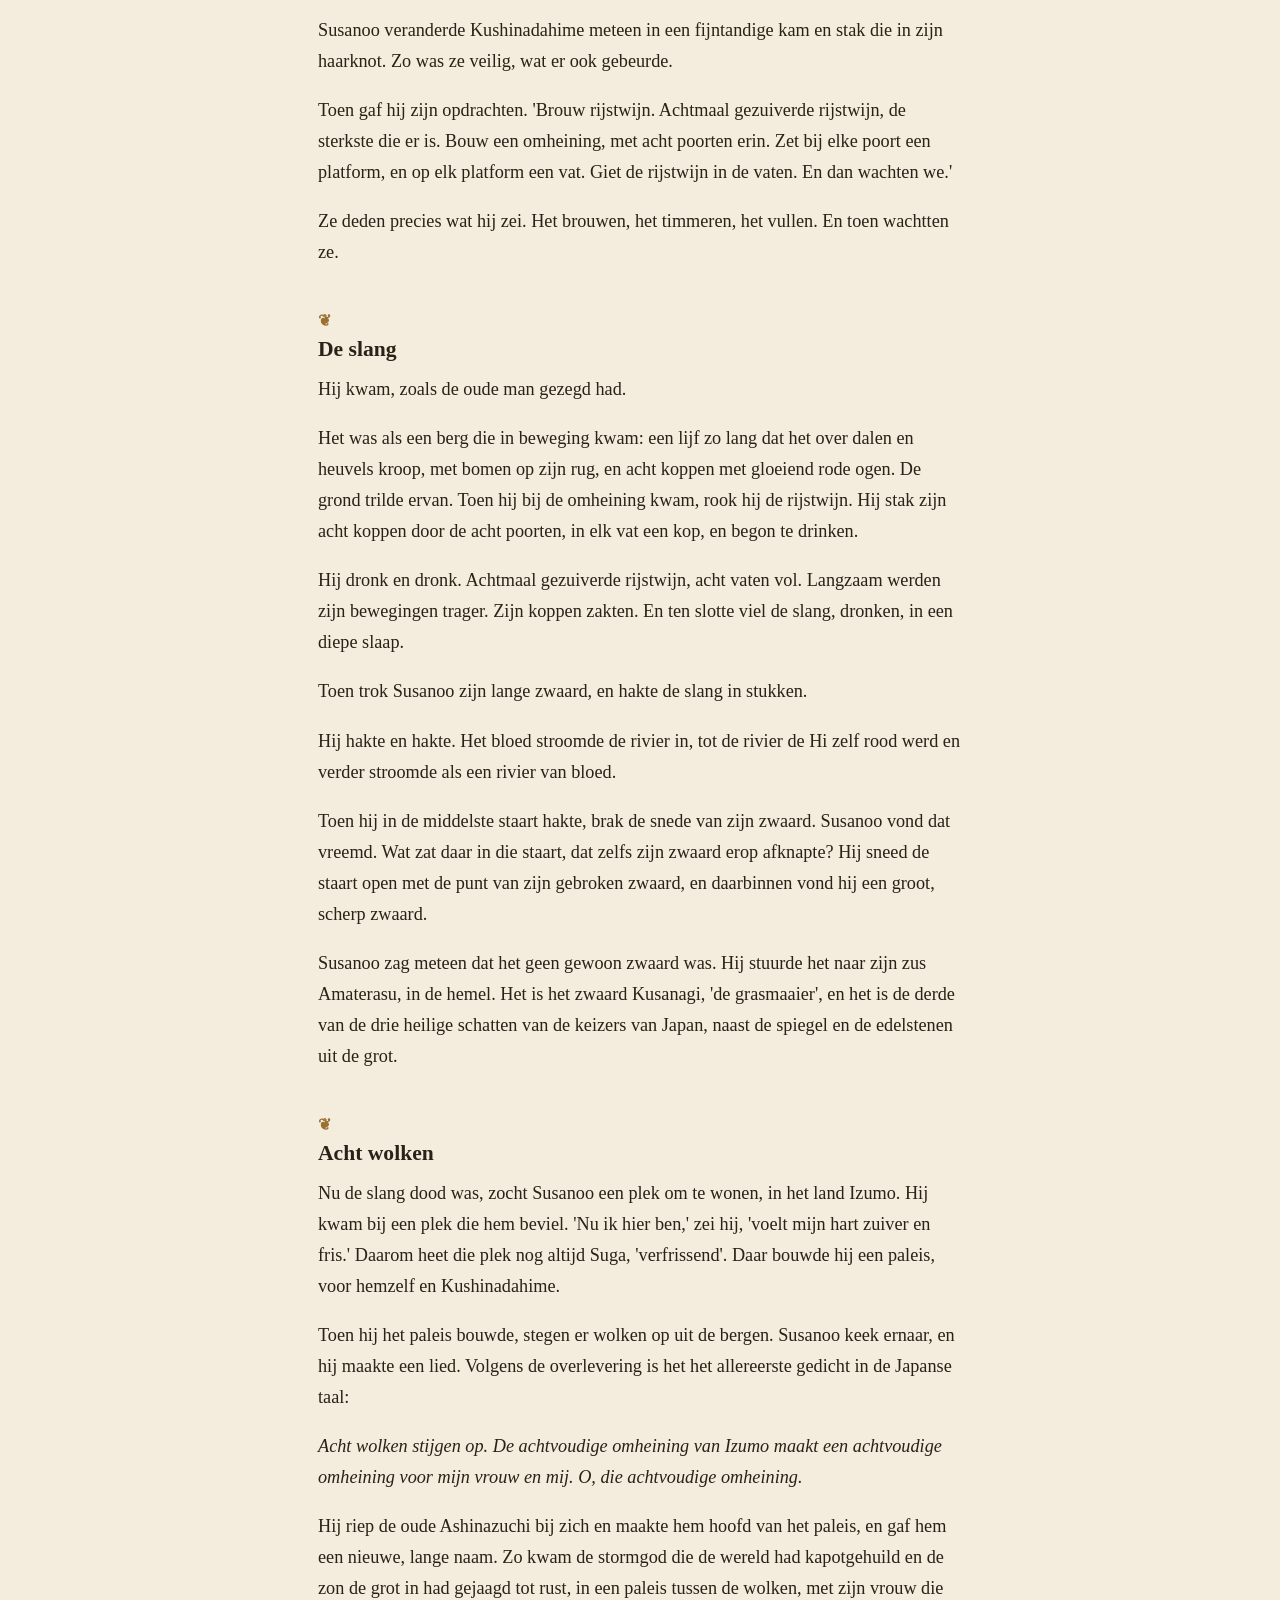
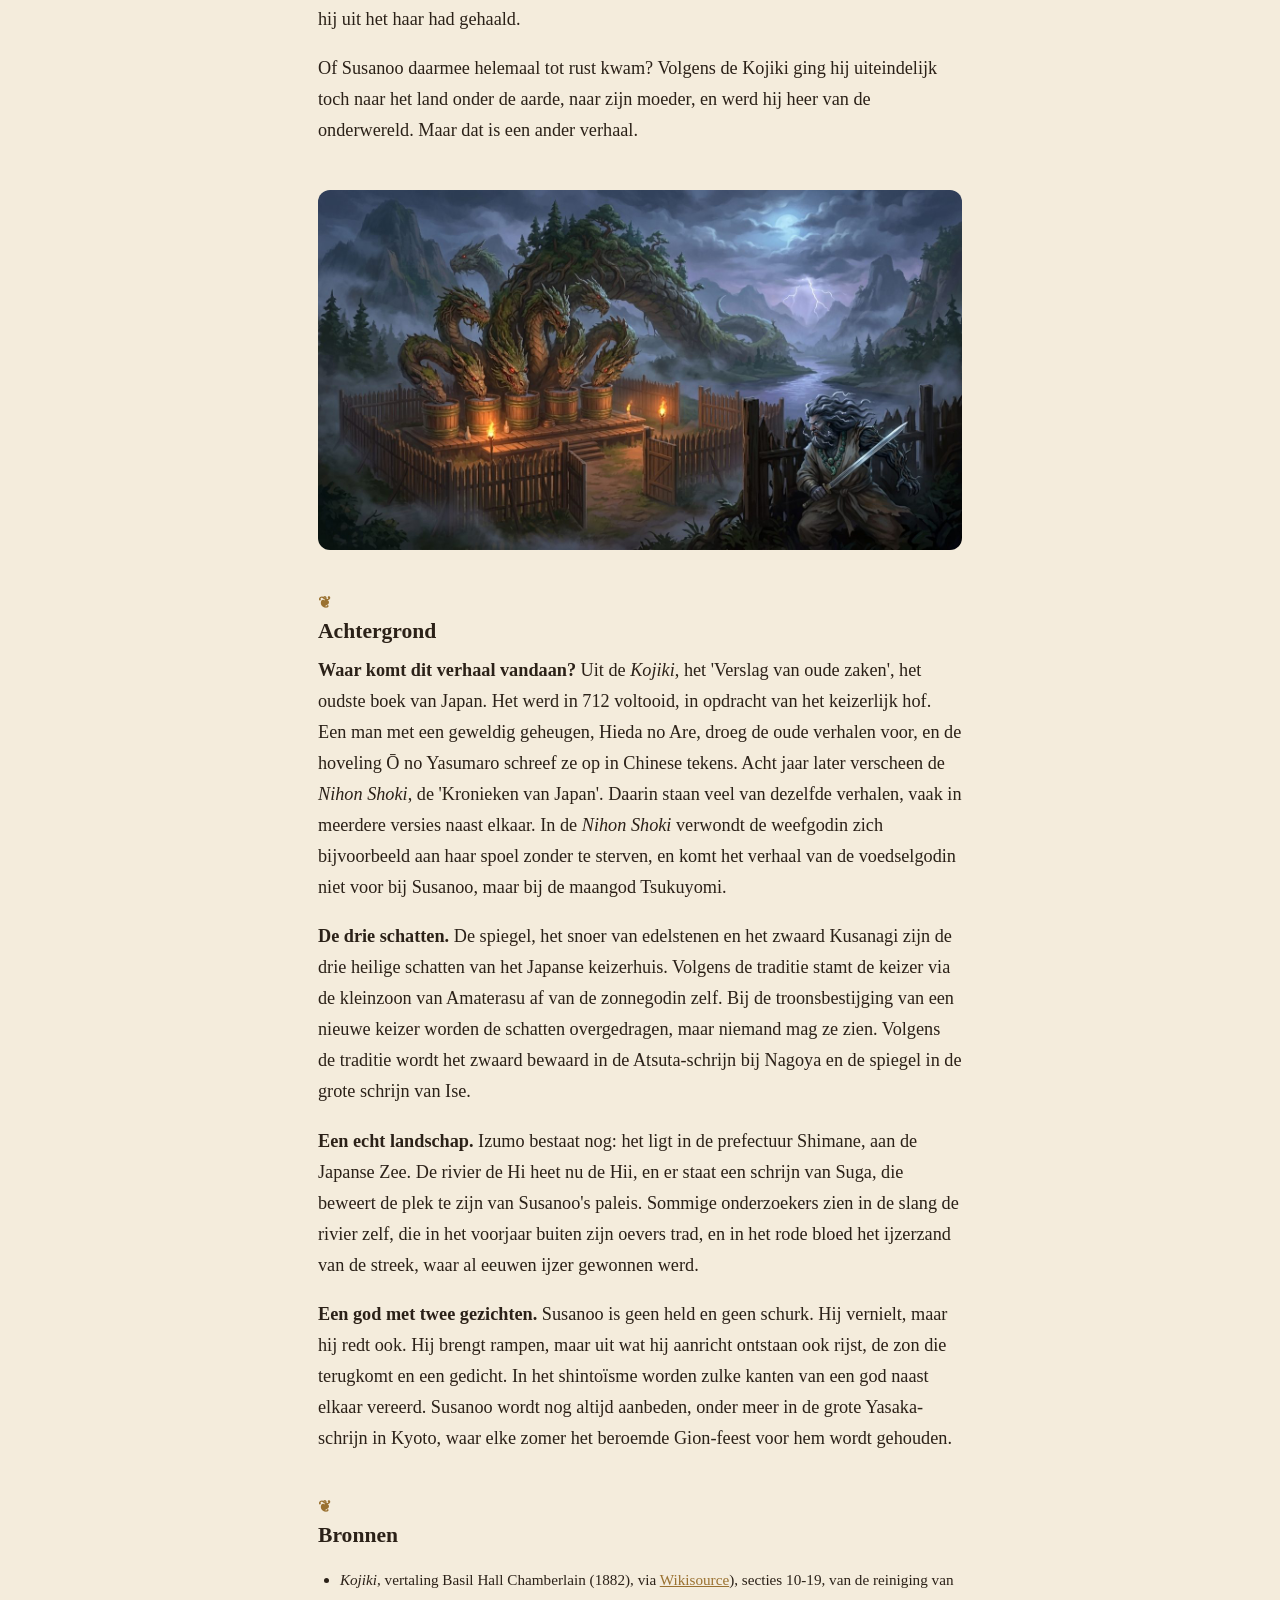
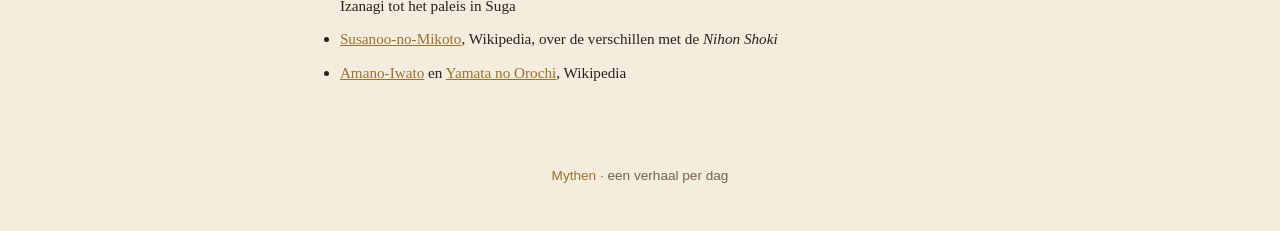
<file: verhalen/susanoo-en-de-achtkoppige-slang.html>
<!doctype html>
<html lang="nl">
<head>
<meta charset="utf-8">
<meta name="viewport" content="width=device-width, initial-scale=1">
<title>Susanoo en de achtkoppige slang · Mythen</title>
<meta name="description" content="De stormgod Susanoo huilt de wereld kapot, jaagt zijn zus de zonnegodin een grot in en wordt uit de hemel verbannen. Op aarde vindt hij een huilend oud echtpaar, een meisje dat geofferd moet worden, en een slang met acht koppen. Uit de Kojiki, het oudste boek van Japan.">
<meta name="author" content="Mythen">
<meta property="og:type" content="article">
<meta property="og:title" content="Susanoo en de achtkoppige slang">
<meta property="og:description" content="De stormgod Susanoo huilt de wereld kapot, jaagt zijn zus de zonnegodin een grot in en wordt uit de hemel verbannen. Op aarde vindt hij een huilend oud echtpaar, een meisje dat geofferd moet worden, en een slang met acht koppen. Uit de Kojiki, het oudste boek van Japan.">
<meta property="og:image" content="https://simonbaijens.github.io/mythen/beelden/scenes/susanoo-en-de-achtkoppige-slang.jpg">
<meta name="theme-color" content="#171310">
<link rel="stylesheet" href="../verhaal.css">
</head>
<body>
<nav class="terug"><a href="../">← Alle mythen</a></nav>
<article>
<header>
<p class="mythologie">Japans · <time datetime="2026-11-26">26 november 2026</time> · 12 min lezen</p>
<h1>Susanoo en de achtkoppige slang</h1>
<p class="ondertitel">Hoe de stormgod de zon verjoeg en een zwaard vond</p>
</header>
<figure class="scene"><img src="../beelden/scenes/susanoo-en-de-achtkoppige-slang.jpg" alt="Susanoo en de achtkoppige slang" width="1400" height="788"></figure>
<p>In het begin, toen Japan nog maar net uit de zee was opgestegen, ging de god Izanagi naar de onderwereld om zijn overleden vrouw Izanami terug te halen. Het liep slecht af. Hij vluchtte terug naar het licht, en het eerste wat hij deed was zich wassen. Hij voelde zich vuil van alles wat hij beneden had gezien.</p>
<p>Hij ging naar de monding van een riviertje in het zuiden, op een vlakte vol bloeiende struikklaver, en hij legde zijn kleren af. Elk ding dat hij op de grond gooide werd een god: zijn staf, zijn gordel, zijn mantel, zijn hoed, zijn armbanden. Toen stapte hij het water in en waste zich. Uit het vuil dat hij afspoelde ontstonden goden van onheil, en daarna goden die het onheil weer rechtzetten. Uit het water zelf, boven, midden en onder, ontstonden de goden van de zee.</p>
<p>Als laatste waste Izanagi zijn gezicht.</p>
<p>Toen hij zijn linkeroog waste, ontstond Amaterasu, de godin van de zon. Uit zijn rechteroog ontstond Tsukuyomi, de god van de maan. En toen hij zijn neus waste, ontstond een derde: Susanoo. Zijn volledige naam betekent zoiets als 'de dappere, snelle, onstuimige man'.</p>
<p>Izanagi was dolblij. 'Ik heb kind na kind gekregen,' zei hij, 'en op het eind heb ik drie edele kinderen gekregen.' Hij deed zijn halsketting af en gaf die aan Amaterasu. 'Jij regeert over de Vlakte van de Hoge Hemel.' Tegen Tsukuyomi zei hij: 'Jij regeert over het rijk van de nacht.' En tegen Susanoo: 'Jij regeert over de zee.'</p>
<h2>Een god die huilt</h2>
<p>Amaterasu en Tsukuyomi gingen naar hun rijk. Susanoo niet.</p>
<figure class="figuur" id="figuur-susanoo"><img src="../beelden/figuren/susanoo.jpg" alt="Susanoo" width="900" height="900" loading="lazy"><figcaption><strong>Susanoo</strong> · God van storm en zee</figcaption></figure>
<p>Hij ging zitten en huilde. Hij huilde zo lang dat zijn baard, die acht handbreedtes lang was, tot op zijn borst groeide. En zijn huilen was geen gewoon huilen. Het was het huilen van een stormgod. De groene bergen verdorden ervan, en alle rivieren en zeeën droogden uit. Overal in de wereld kwamen boze geesten tevoorschijn, die zoemden als vliegen in de vijfde maand, en er kwam onheil over alles.</p>
<p>'Waarom regeer je niet over het land dat ik je gegeven heb?' vroeg Izanagi. 'Waarom zit je hier te huilen?'</p>
<p>'Ik huil omdat ik naar het land van mijn moeder wil,' zei Susanoo. 'Naar het verre land onder de aarde.'</p>
<p>Izanagi werd woedend. Hij had zelf gezien wat daar beneden was. 'Dan zul je ook niet in dit land wonen,' zei hij, en hij verbande zijn zoon.</p>
<h2>Een bezoek aan de hemel</h2>
<p>'Goed,' zei Susanoo. 'Maar eerst neem ik afscheid van mijn zus.'</p>
<p>Hij begon aan de klim naar de hemel. En omdat hij een stormgod was, schudden de bergen en de rivieren onder zijn voeten, en het hele land beefde.</p>
<p>Amaterasu hoorde hem aankomen en schrok. 'Mijn broer komt niet met goede bedoelingen,' dacht ze. 'Hij wil mijn land van me afpakken.'</p>
<figure class="figuur" id="figuur-amaterasu"><img src="../beelden/figuren/amaterasu.jpg" alt="Amaterasu" width="900" height="900" loading="lazy"><figcaption><strong>Amaterasu</strong> · Godin van de zon</figcaption></figure>
<p>Ze maakte haar haar los en draaide het opnieuw in, in twee knotten zoals mannen ze droegen. Ze hing een snoer van vijfhonderd edelstenen om, acht voet lang. Op haar rug bond ze een pijlkoker met duizend pijlen, en op haar zij een met vijfhonderd. Ze trok een leren armbeschermer aan, zette haar boog rechtop, en stampte zo hard op de grond dat haar benen tot haar dijen in de aarde zakten. Zo stond ze hem op te wachten, als een machtige krijger.</p>
<p>'Waarom kom je hierheen?' vroeg ze.</p>
<p>'Ik heb geen kwade bedoelingen,' zei Susanoo. 'Vader heeft me verbannen, en ik kwam alleen afscheid van je nemen.'</p>
<p>'Hoe weet ik dat je hart zuiver is?'</p>
<p>'Laten we een eed afleggen,' zei Susanoo, 'en kinderen voortbrengen. Dan zul je het zien.'</p>
<p>Ze gingen tegenover elkaar staan, aan weerszijden van de Kalme Rivier van de Hemel, die wij de Melkweg noemen. Amaterasu vroeg om het lange zwaard van haar broer. Ze brak het in drie stukken, spoelde ze in de heilige bron van de hemel, kauwde erop en blies een nevel uit. Uit die nevel ontstonden drie godinnen.</p>
<p>Toen vroeg Susanoo om de edelstenen uit het haar van zijn zus. Hij spoelde ze in dezelfde bron, kauwde erop en blies een nevel uit. Daaruit ontstonden vijf goden.</p>
<p>'De vijf jongens zijn uit mijn edelstenen ontstaan,' zei Amaterasu, 'dus ze zijn van mij. De drie meisjes zijn uit jouw zwaard ontstaan, dus die zijn van jou.'</p>
<h2>De storm in het paleis</h2>
<p>Susanoo vond dat hij gewonnen had. 'Mijn hart was zuiver,' zei hij, 'daarom heb ik lieve meisjes gekregen. Ik heb gewonnen.' En in zijn overwinningsroes ging hij helemaal los.</p>
<p>Hij brak de dijkjes tussen Amaterasu's rijstvelden af en gooide de greppels dicht. Hij bevuilde de zaal waar zij het grote oogstfeest hield, waar de eerste rijst van het jaar aan de goden werd aangeboden.</p>
<p>Amaterasu verdedigde hem nog. 'Dat vuil,' zei ze, 'heeft mijn broer vast uitgespuugd omdat hij te veel gedronken had. En die dijkjes heeft hij afgebroken omdat hij het zonde vond van de grond.' Ze wilde het goede in hem zien.</p>
<p>Maar Susanoo ging door. Amaterasu had een heilig weefhuis, waar zij en haar weefsters de kleren voor de goden weefden. Susanoo klom op het dak, brak een gat in de nok, en gooide daardoor een hemels paard naar binnen, gevlekt, dat hij van achteren naar voren had gevild.</p>
<p>De weefsters schrokken zo dat een van hen zich verwondde aan haar weefspoel. Ze stierf.</p>
<h2>De grot</h2>
<p>Dat was te veel. Amaterasu liep weg, naar de Hemelse Rotswoning, een grot in de hemel. Ze ging naar binnen en sloot de rotsdeur achter zich.</p>
<p>Op dat moment werd het donker. Niet alleen in de hemel, maar ook op aarde, in het Land van de Rietvlakten. Er was geen dag meer, alleen een eindeloze nacht. De stemmen van de boze goden zwollen aan als vliegen in de zomer, en er kwamen allerlei rampen.</p>
<p>De goden van de hemel, acht miljoen in getal, kwamen bij elkaar in de droge bedding van de Kalme Rivier van de Hemel. Ze wisten niet wat ze moesten doen. Ten slotte wendden ze zich tot Omoikane, de god van het denken. 'Bedenk jij iets.'</p>
<p>Omoikane dacht lang na. Toen gaf hij zijn opdrachten.</p>
<p>Eerst lieten ze hanen komen, 'de lang zingende vogels van de eeuwige nacht', en zetten die bij de grot. Ze lieten ze kraaien, alsof de ochtend kwam. Toen haalden ze ijzer uit de hemelse ijzerbergen en harde steen uit de rivier. Een smid ging aan het werk, en de godin Ishikoridome maakte een grote, ronde spiegel van glanzend metaal. Een andere god reeg een snoer van vijfhonderd edelstenen.</p>
<p>Ze trokken op de heilige berg van de hemel een sakaki-boom uit de grond, een heilige groenblijvende boom, met al zijn vijfhonderd takken. In de bovenste takken hingen ze het snoer van edelstenen. In de middelste takken hingen ze de spiegel. In de onderste hingen ze witte en blauwe offerdoeken. De god Futodama hield de boom vast. De god Ame-no-Koyane sprak plechtige gebeden uit. En de sterkste van alle goden, Ame-no-Tajikarao, 'de man met de sterke handen', ging verscholen naast de rotsdeur staan.</p>
<p>Toen kwam Ame-no-Uzume.</p>
<h2>De dans</h2>
<figure class="figuur" id="figuur-ame-no-uzume"><img src="../beelden/figuren/ame-no-uzume.jpg" alt="Ame-no-Uzume" width="900" height="900" loading="lazy"><figcaption><strong>Ame-no-Uzume</strong> · Godin van de vreugde en de dageraad</figcaption></figure>
<p>Uzume was de godin van de vreugde en de dageraad. Ze bond klimmos van de hemelse berg om zich heen als een sjerp. Ze zette een kroon van klimop op. Ze nam een bosje bamboebladeren in haar hand. Voor de rotsdeur legde ze een grote, holle houten plank op de grond, als een trommel, en daar klom ze op.</p>
<p>En ze begon te dansen.</p>
<p>Ze stampte op de plank tot die dreunde door de hele hemel. Ze danste steeds wilder, alsof er een god in haar gevaren was. Ze liet haar kleding afglijden, schudde haar borsten bloot en trok haar rok omlaag, tot ver onder haar navel.</p>
<p>De acht miljoen goden lagen in een deuk. Ze schaterden zo hard dat de Vlakte van de Hoge Hemel ervan schudde.</p>
<p>In de grot hoorde Amaterasu het gelach. Ze snapte er niets van. Het was donker, de wereld was in rouw, waarom lachte iedereen? Nieuwsgierig schoof ze de rotsdeur een klein stukje open.</p>
<p>'Ik dacht dat de Vlakte van de Hoge Hemel donker zou zijn nu ik me verstopt heb,' zei ze, 'en het Land van de Rietvlakten ook. Waarom maakt Uzume dan muziek, en waarom lachen alle goden?'</p>
<p>'We zijn blij,' zei Uzume, 'omdat er een godin is die nog stralender is dan u.'</p>
<p>Terwijl ze dat zei, hielden Ame-no-Koyane en Futodama de spiegel omhoog, recht voor de kier in de rotsdeur. Amaterasu zag een stralend licht. Ze wist niet dat het haar eigen spiegelbeeld was. Wie was die godin, die nog stralender was dan zij? Ze boog zich naar voren en stapte een stukje naar buiten om beter te kijken.</p>
<p>Op dat moment greep Tajikarao haar hand en trok haar de grot uit.</p>
<p>Futodama spande meteen een touw van rijststro achter haar langs, voor de ingang van de grot. 'Verder dan dit mag u niet meer naar binnen,' zei hij.</p>
<p>En het licht kwam terug, in de hemel en op aarde.</p>
<p>Dat touw van rijststro is de shimenawa. Tot op de dag van vandaag hangen zulke touwen bij Japanse heiligdommen, om een heilige plek af te bakenen. En de spiegel en het edelstenensnoer van die dag horen bij de heilige schatten van de Japanse keizers.</p>
<h2>Verbannen</h2>
<p>Toen kwamen de acht miljoen goden opnieuw bij elkaar, om over Susanoo te oordelen. Hij kreeg een boete van duizend tafels vol offergaven. Ze schoren zijn baard af en trokken de nagels van zijn vingers en tenen. En toen joegen ze hem de hemel uit.</p>
<p>Daar stond hij dan, een verbannen god, zonder baard, met lege handen. Hij had honger. Hij vroeg de voedselgodin, Ōgetsuhime, of ze hem iets te eten wilde geven. Ze haalde allerlei lekkernijen tevoorschijn, uit haar neus, uit haar mond en uit haar achterste, en maakte er een maaltijd van.</p>
<p>Susanoo zag het, en hij werd woedend. Ze gaf hem vuil te eten! Hij doodde haar ter plekke.</p>
<p>Maar uit haar lichaam groeide het voedsel van de mensen. Uit haar hoofd kwamen zijderupsen, uit haar ogen rijstzaad, uit haar oren gierst, uit haar neus kleine bonen, uit haar onderbuik gerst en uit haar achterste sojabonen. Een oude scheppergod verzamelde de zaden. Zo kwamen er gewassen op aarde, en was er voortaan te eten.</p>
<h2>Eetstokjes in de rivier</h2>
<p>Susanoo daalde af naar de aarde. Hij kwam terecht in Izumo, in het westen van Japan, bij de bovenloop van de rivier de Hi, op een plek die Torikami heet. Hij stond aan de oever en keek naar het water, en daar kwamen eetstokjes aandrijven.</p>
<p>Eetstokjes. Dus er woonden mensen, verderop stroomopwaarts. Susanoo ging op zoek.</p>
<p>Hij vond een klein huis, en daarbij een oude man en een oude vrouw die zaten te huilen. Tussen hen in zat een jong meisje.</p>
<p>'Wie zijn jullie?' vroeg Susanoo.</p>
<p>'Ik ben een god van deze aarde,' zei de oude man. 'Ik ben een kind van de grote berggod. Ik heet Ashinazuchi, en mijn vrouw heet Tenazuchi. En dit is onze dochter, Kushinadahime.'</p>
<p>Hun namen betekenen 'de oude die de voeten streelt' en 'de oude die de handen streelt'. Het waren ouders die hun kinderen hadden gekoesterd.</p>
<figure class="figuur" id="figuur-kushinadahime"><img src="../beelden/figuren/kushinadahime.jpg" alt="Kushinadahime" width="900" height="900" loading="lazy"><figcaption><strong>Kushinadahime</strong> · Prinses van de rijstvelden, vrouw van Susanoo</figcaption></figure>
<p>'Waarom huilen jullie?'</p>
<p>'We hadden acht dochters,' zei de oude man. 'Maar elk jaar komt de slang van Koshi, de achtkoppige slang, en eet er een op. Nu is het weer zover. Hij komt haar halen, onze laatste. Daarom huilen we.'</p>
<p>'Hoe ziet die slang eruit?'</p>
<p>'Zijn ogen zijn rood als de vruchten van de lampionplant. Hij heeft één lijf, met acht koppen en acht staarten. Op zijn lijf groeien mos en cipressen en ceders. Hij is zo lang dat hij acht dalen en acht heuvels bedekt. En zijn buik is altijd rood van het bloed, en ontstoken.'</p>
<figure class="figuur" id="figuur-yamata-no-orochi"><img src="../beelden/figuren/yamata-no-orochi.jpg" alt="Yamata no Orochi" width="900" height="900" loading="lazy"><figcaption><strong>Yamata no Orochi</strong> · De achtkoppige slang van Koshi</figcaption></figure>
<h2>Een plan met acht vaten</h2>
<p>Susanoo keek naar het meisje. 'Wil je me je dochter geven?'</p>
<p>'Wij weten niet eens wie u bent,' zei de oude man voorzichtig.</p>
<p>'Ik ben de broer van de grote zonnegodin Amaterasu,' zei Susanoo. 'Ik ben net uit de hemel neergedaald.'</p>
<p>De ouders bogen diep. 'Als het zo is,' zeiden ze, 'met eerbied. Ze is van u.'</p>
<p>Susanoo veranderde Kushinadahime meteen in een fijntandige kam en stak die in zijn haarknot. Zo was ze veilig, wat er ook gebeurde.</p>
<p>Toen gaf hij zijn opdrachten. 'Brouw rijstwijn. Achtmaal gezuiverde rijstwijn, de sterkste die er is. Bouw een omheining, met acht poorten erin. Zet bij elke poort een platform, en op elk platform een vat. Giet de rijstwijn in de vaten. En dan wachten we.'</p>
<p>Ze deden precies wat hij zei. Het brouwen, het timmeren, het vullen. En toen wachtten ze.</p>
<h2>De slang</h2>
<p>Hij kwam, zoals de oude man gezegd had.</p>
<p>Het was als een berg die in beweging kwam: een lijf zo lang dat het over dalen en heuvels kroop, met bomen op zijn rug, en acht koppen met gloeiend rode ogen. De grond trilde ervan. Toen hij bij de omheining kwam, rook hij de rijstwijn. Hij stak zijn acht koppen door de acht poorten, in elk vat een kop, en begon te drinken.</p>
<p>Hij dronk en dronk. Achtmaal gezuiverde rijstwijn, acht vaten vol. Langzaam werden zijn bewegingen trager. Zijn koppen zakten. En ten slotte viel de slang, dronken, in een diepe slaap.</p>
<p>Toen trok Susanoo zijn lange zwaard, en hakte de slang in stukken.</p>
<p>Hij hakte en hakte. Het bloed stroomde de rivier in, tot de rivier de Hi zelf rood werd en verder stroomde als een rivier van bloed.</p>
<p>Toen hij in de middelste staart hakte, brak de snede van zijn zwaard. Susanoo vond dat vreemd. Wat zat daar in die staart, dat zelfs zijn zwaard erop afknapte? Hij sneed de staart open met de punt van zijn gebroken zwaard, en daarbinnen vond hij een groot, scherp zwaard.</p>
<p>Susanoo zag meteen dat het geen gewoon zwaard was. Hij stuurde het naar zijn zus Amaterasu, in de hemel. Het is het zwaard Kusanagi, 'de grasmaaier', en het is de derde van de drie heilige schatten van de keizers van Japan, naast de spiegel en de edelstenen uit de grot.</p>
<h2>Acht wolken</h2>
<p>Nu de slang dood was, zocht Susanoo een plek om te wonen, in het land Izumo. Hij kwam bij een plek die hem beviel. 'Nu ik hier ben,' zei hij, 'voelt mijn hart zuiver en fris.' Daarom heet die plek nog altijd Suga, 'verfrissend'. Daar bouwde hij een paleis, voor hemzelf en Kushinadahime.</p>
<p>Toen hij het paleis bouwde, stegen er wolken op uit de bergen. Susanoo keek ernaar, en hij maakte een lied. Volgens de overlevering is het het allereerste gedicht in de Japanse taal:</p>
<p><em>Acht wolken stijgen op.</em> <em>De achtvoudige omheining van Izumo</em> <em>maakt een achtvoudige omheining voor mijn vrouw en mij.</em> <em>O, die achtvoudige omheining.</em></p>
<p>Hij riep de oude Ashinazuchi bij zich en maakte hem hoofd van het paleis, en gaf hem een nieuwe, lange naam. Zo kwam de stormgod die de wereld had kapotgehuild en de zon de grot in had gejaagd tot rust, in een paleis tussen de wolken, met zijn vrouw die hij uit het haar had gehaald.</p>
<p>Of Susanoo daarmee helemaal tot rust kwam? Volgens de Kojiki ging hij uiteindelijk toch naar het land onder de aarde, naar zijn moeder, en werd hij heer van de onderwereld. Maar dat is een ander verhaal.</p>
<figure class="scene slot"><img src="../beelden/scenes/susanoo-en-de-achtkoppige-slang.jpg" alt="Susanoo en de achtkoppige slang" width="1400" height="788"></figure>
<h2>Achtergrond</h2>
<p><strong>Waar komt dit verhaal vandaan?</strong> Uit de <em>Kojiki</em>, het 'Verslag van oude zaken', het oudste boek van Japan. Het werd in 712 voltooid, in opdracht van het keizerlijk hof. Een man met een geweldig geheugen, Hieda no Are, droeg de oude verhalen voor, en de hoveling Ō no Yasumaro schreef ze op in Chinese tekens. Acht jaar later verscheen de <em>Nihon Shoki</em>, de 'Kronieken van Japan'. Daarin staan veel van dezelfde verhalen, vaak in meerdere versies naast elkaar. In de <em>Nihon Shoki</em> verwondt de weefgodin zich bijvoorbeeld aan haar spoel zonder te sterven, en komt het verhaal van de voedselgodin niet voor bij Susanoo, maar bij de maangod Tsukuyomi.</p>
<p><strong>De drie schatten.</strong> De spiegel, het snoer van edelstenen en het zwaard Kusanagi zijn de drie heilige schatten van het Japanse keizerhuis. Volgens de traditie stamt de keizer via de kleinzoon van Amaterasu af van de zonnegodin zelf. Bij de troonsbestijging van een nieuwe keizer worden de schatten overgedragen, maar niemand mag ze zien. Volgens de traditie wordt het zwaard bewaard in de Atsuta-schrijn bij Nagoya en de spiegel in de grote schrijn van Ise.</p>
<p><strong>Een echt landschap.</strong> Izumo bestaat nog: het ligt in de prefectuur Shimane, aan de Japanse Zee. De rivier de Hi heet nu de Hii, en er staat een schrijn van Suga, die beweert de plek te zijn van Susanoo's paleis. Sommige onderzoekers zien in de slang de rivier zelf, die in het voorjaar buiten zijn oevers trad, en in het rode bloed het ijzerzand van de streek, waar al eeuwen ijzer gewonnen werd.</p>
<p><strong>Een god met twee gezichten.</strong> Susanoo is geen held en geen schurk. Hij vernielt, maar hij redt ook. Hij brengt rampen, maar uit wat hij aanricht ontstaan ook rijst, de zon die terugkomt en een gedicht. In het shintoïsme worden zulke kanten van een god naast elkaar vereerd. Susanoo wordt nog altijd aanbeden, onder meer in de grote Yasaka-schrijn in Kyoto, waar elke zomer het beroemde Gion-feest voor hem wordt gehouden.</p>
<h2>Bronnen</h2>
<ul><li><em>Kojiki</em>, vertaling Basil Hall Chamberlain (1882), via <a href="https://en.wikisource.org/wiki/Kojiki_(Chamberlain,_1882">Wikisource</a>), secties 10-19, van de reiniging van Izanagi tot het paleis in Suga</li><li><a href="https://en.wikipedia.org/wiki/Susanoo-no-Mikoto">Susanoo-no-Mikoto</a>, Wikipedia, over de verschillen met de <em>Nihon Shoki</em></li><li><a href="https://en.wikipedia.org/wiki/Amano-Iwato">Amano-Iwato</a> en <a href="https://en.wikipedia.org/wiki/Yamata_no_Orochi">Yamata no Orochi</a>, Wikipedia</li></ul>
</article>
<footer class="voet"><a href="../">Mythen</a> · een verhaal per dag</footer>
</body>
</html>
</file>
<file: styles.css>
/* Mythen: warm donker, perkament en goud */
:root {
  --bg: #171310;
  --bg-op: #201a15;
  --bg-kaart: #241d17;
  --lijn: #3a3027;
  --tekst: #ece2d0;
  --zacht: #a8987f;
  --goud: #d4ad62;
  --goud-dim: #5e4a28;
}
* { margin: 0; padding: 0; box-sizing: border-box; -webkit-tap-highlight-color: transparent; }
html, body { min-height: 100%; }
body {
  background: var(--bg); color: var(--tekst);
  font-family: -apple-system, BlinkMacSystemFont, "Segoe UI", Roboto, sans-serif;
  padding-top: env(safe-area-inset-top); padding-bottom: env(safe-area-inset-bottom);
}
.verborgen { display: none !important; }

.topbar { display: flex; align-items: center; justify-content: space-between; gap: 12px; padding: 14px 16px 8px;
  max-width: 900px; margin: 0 auto; }
.logo { font: 700 1.5rem/1 Georgia, "Palatino Linotype", serif; letter-spacing: .5px; }
.logo span { color: var(--goud); }
.tabs { display: flex; background: var(--bg-op); border: 1px solid var(--lijn); border-radius: 99px; padding: 3px; }
.tabs button { border: 0; background: transparent; color: var(--zacht); font-family: inherit; font-weight: 600; font-size: .82rem; line-height: 1;
  padding: 8px 14px; border-radius: 99px; cursor: pointer; transition: background .2s, color .2s; }
.tabs button.actief { background: var(--goud); color: #1a140d; }

.chips { display: flex; gap: 8px; overflow-x: auto; padding: 6px 16px 12px; max-width: 900px; margin: 0 auto;
  scrollbar-width: none; }
.chips::-webkit-scrollbar { display: none; }
.chips button { flex: none; border: 1px solid var(--lijn); background: transparent; color: var(--zacht);
  font-family: inherit; font-weight: 600; font-size: .8rem; line-height: 1; padding: 7px 12px; border-radius: 99px; cursor: pointer; }
.chips button.actief { border-color: var(--goud); color: var(--goud); background: rgba(212,173,98,.08); }

main { max-width: 900px; margin: 0 auto; padding: 0 16px 40px; }
body.breed main, body.breed .topbar, body.breed .chips { max-width: 1240px; }

/* ---------- verhalen ---------- */
#verhalen { display: grid; gap: 14px; grid-template-columns: 1fr; }
@media (min-width: 680px) { #verhalen { grid-template-columns: 1fr 1fr; } #verhalen .nieuw { grid-column: 1 / -1; } }
.kaart { display: block; background: var(--bg-kaart); border: 1px solid var(--lijn); border-radius: 16px; overflow: hidden;
  color: inherit; text-decoration: none; transition: transform .15s, border-color .15s; }
.kaart:active { transform: scale(.99); }
.kaart:hover { border-color: var(--goud-dim); }
.kaart .beeld { aspect-ratio: 16 / 9; background: var(--bg-op) center / cover no-repeat; position: relative; }
.kaart .label { position: absolute; left: 12px; top: 12px; background: var(--goud); color: #1a140d;
  font-family: inherit; font-weight: 700; font-size: .7rem; line-height: 1; letter-spacing: .06em; text-transform: uppercase; padding: 5px 8px; border-radius: 6px; }
.kaart .tekst { padding: 14px 16px 16px; }
.kaart .meta { color: var(--goud); font-size: .72rem; font-weight: 700; letter-spacing: .08em; text-transform: uppercase; }
.kaart h2 { font: 700 1.35rem/1.2 Georgia, "Palatino Linotype", serif; margin: 6px 0 2px; }
.kaart .ondertitel { color: var(--zacht); font: italic 1rem/1.35 Georgia, serif; }
.kaart .samenvatting { color: var(--zacht); font-size: .9rem; line-height: 1.45; margin-top: 8px; }
.kaart .gezichten { display: flex; margin-top: 12px; }
.kaart .gezichten img { width: 34px; height: 34px; border-radius: 50%; object-fit: cover; border: 2px solid var(--bg-kaart);
  margin-right: -8px; background: var(--bg-op); }
.nieuw h2 { font-size: 1.7rem; }

/* ---------- figuren ---------- */
#figuren { display: grid; gap: 14px; grid-template-columns: repeat(auto-fill, minmax(140px, 1fr)); }
.figuur { background: var(--bg-kaart); border: 1px solid var(--lijn); border-radius: 16px; padding: 12px; text-align: center;
  cursor: pointer; color: inherit; font: inherit; }
.figuur img { width: 100%; aspect-ratio: 1; object-fit: cover; border-radius: 50%; display: block; margin-bottom: 8px; }
.figuur strong { display: block; font: 700 1.05rem Georgia, serif; }
.figuur span { color: var(--zacht); font-size: .75rem; }

.leeg { color: var(--zacht); text-align: center; padding: 48px 16px; font: italic 1.05rem Georgia, serif; }

/* ---------- sheet ---------- */
.sheet-achter { position: fixed; inset: 0; background: rgba(0,0,0,.55); z-index: 10; }
.sheet { position: fixed; left: 0; right: 0; bottom: 0; z-index: 11; max-height: 88vh; overflow-y: auto;
  background: var(--bg-op); border-top: 1px solid var(--lijn); border-radius: 20px 20px 0 0;
  padding: 22px 18px calc(28px + env(safe-area-inset-bottom)); max-width: 640px; margin: 0 auto; }
.sluit { position: absolute; right: 12px; top: 10px; border: 0; background: transparent; color: var(--zacht);
  font-size: 1.8rem; cursor: pointer; line-height: 1; padding: 4px 8px; }
.sheet img.groot, .sheet .med.groot { width: min(260px, 70%); aspect-ratio: 1; object-fit: cover; border-radius: 50%; display: block; margin: 0 auto 14px; }
.sheet h2 { font: 700 1.6rem Georgia, serif; text-align: center; }
.sheet .titel { text-align: center; color: var(--goud); font-size: .85rem; margin: 4px 0 14px; }
.sheet p { font: 1.02rem/1.6 Georgia, serif; color: var(--tekst); }
.sheet h3 { font-size: .75rem; letter-spacing: .08em; text-transform: uppercase; color: var(--zacht); margin: 18px 0 8px; }
.sheet ul { list-style: none; }
.sheet li a { display: block; padding: 10px 12px; border: 1px solid var(--lijn); border-radius: 10px; margin-bottom: 6px;
  color: var(--tekst); text-decoration: none; font: 1rem Georgia, serif; }
.sheet li a:hover { border-color: var(--goud-dim); }

@media (max-width: 400px) { .tabs button { padding: 8px 10px; } .logo { font-size: 1.3rem; } }

/* ---------- medaillons: portret, of een geschilderde lege plek voor wie nog geen verhaal heeft ---------- */
.med { display: block; width: 64px; height: 64px; border-radius: 50%; overflow: hidden; flex: none; margin: 0 auto;
  border: 2px solid var(--goud); background: var(--bg-op); box-shadow: 0 3px 10px rgba(0,0,0,.45); }
.med img { width: 100%; height: 100%; object-fit: cover; display: block; }
.leeg-med { border: 2px dashed color-mix(in srgb, var(--k) 70%, #d4ad62); display: grid; place-items: center;
  background: radial-gradient(circle at 50% 35%, color-mix(in srgb, var(--k) 55%, #2a2119), #15110d 78%); }
.leeg-med span { font: 700 1.55rem/1 Georgia, serif; color: color-mix(in srgb, var(--k) 35%, #efe3cc); opacity: .85; }
.medgroep { position: relative; display: block; width: fit-content; margin: 0 auto; }
.medgroep.groot { width: min(260px, 70%); }
.medgroep .aantal { position: absolute; right: -4px; top: -2px; min-width: 22px; height: 22px; padding: 0 5px; border-radius: 99px;
  background: var(--goud); color: #1a140d; font: 700 .75rem/22px -apple-system, "Segoe UI", sans-serif; text-align: center;
  box-shadow: 0 1px 4px rgba(0,0,0,.5); }
.medgroep.groot .aantal { min-width: 40px; height: 40px; font-size: 1.2rem; line-height: 40px; right: 4%; top: 4%; }
.medgroep.klein .aantal { min-width: 16px; height: 16px; font-size: .62rem; line-height: 16px; padding: 0 3px; right: -5px; top: -4px; }
.medgroep .med.groot { width: 100%; }
.med.klein { width: 40px; height: 40px; border-width: 1.5px; }
.med.klein span { font-size: 1rem; }
.med.groot { aspect-ratio: 1; height: auto; margin-bottom: 14px; }
.med.groot span { font-size: 4.5rem; }
.sheet .leeg-med.groot { display: grid; }

/* ---------- pantheon ---------- */
.pintro { color: var(--zacht); font: 1rem/1.55 Georgia, serif; max-width: 680px; margin: 4px 0 18px; }
.pkaarten { display: grid; gap: 14px; grid-template-columns: repeat(auto-fill, minmax(260px, 1fr)); }
.pkaart { text-align: left; background: var(--bg-kaart); border: 1px solid var(--lijn); border-radius: 16px; padding: 16px;
  color: inherit; font: inherit; cursor: pointer; transition: border-color .15s; }
.pkaart:hover { border-color: var(--goud-dim); }
.pkaart h2 { font: 700 1.3rem/1.2 Georgia, serif; margin: 6px 0 4px; }
.pkaart p { color: var(--zacht); font-size: .85rem; line-height: 1.4; }
.pkaart .gezichten { display: flex; margin: 12px 0 8px; }
.pkaart .gezichten .med { width: 38px; height: 38px; border-width: 1.5px; margin: 0 -7px 0 0; }
.pkaart .tel { font-size: .75rem; }
.meta { color: var(--goud); font-size: .72rem; font-weight: 700; letter-spacing: .08em; text-transform: uppercase; }

.pkop { max-width: 760px; margin: 4px 0 8px; }
.pkop h2 { font: 700 1.8rem/1.15 Georgia, serif; margin: 4px 0 8px; }
.pkop p:not(.meta) { color: var(--zacht); font: 1.02rem/1.55 Georgia, serif; }
.weergave { margin-top: 30px; }
.weergave > h3 { font: 700 1.3rem Georgia, serif; color: var(--goud); display: flex; align-items: center; gap: 12px; }
.weergave > h3::after { content: ""; flex: 1; height: 1px; background: linear-gradient(90deg, var(--goud-dim), transparent); }
.wintro { color: var(--zacht); font: .95rem/1.5 Georgia, serif; max-width: 760px; margin: 6px 0 12px; }
.noot { color: var(--zacht) !important; font: italic .9rem/1.5 Georgia, serif !important; margin-top: 10px; }

/* knoop: portret met naam, overal hetzelfde */
.knoop { display: block; width: 100px; background: none; border: 0; color: inherit; font: inherit; cursor: pointer;
  text-align: center; padding: 0; }
.knoop strong { display: block; font: 700 .8rem/1.2 Georgia, serif; margin-top: 6px; }
.knoop small { display: block; color: var(--zacht); font: italic .68rem/1.25 Georgia, serif; margin-top: 2px; }
.knoop.onbekend strong { color: #cbbfa9; }
.knoop:hover .med { border-color: #f0cf87; transform: scale(1.06); }
.knoop .med { transition: transform .15s, border-color .15s; }
.knoop.groot { width: 130px; }
.knoop.groot .med { width: 92px; height: 92px; }
.knoop.groot strong { font-size: 1rem; }

/* stamboom */
.boombalk { display: flex; gap: 6px; justify-content: flex-end; margin-bottom: 6px; }
.boombalk button { border: 1px solid var(--lijn); background: var(--bg-op); color: var(--zacht); font: 600 .8rem/1 inherit;
  min-width: 34px; height: 30px; padding: 0 10px; border-radius: 8px; cursor: pointer; }
.boombalk button:hover { color: var(--goud); border-color: var(--goud-dim); }
.boomvenster { overflow: auto; border: 1px solid var(--lijn); border-radius: 16px; cursor: grab; overscroll-behavior: contain;
  background: radial-gradient(ellipse at 50% 0%, #2a2118, #18130f 70%); }
.boomvenster.sleept { cursor: grabbing; user-select: none; }
.boom { position: relative; transform-origin: 0 0; }
.boom svg { position: absolute; inset: 0; }
.boom .plek { position: absolute; }
.lijn { fill: none; stroke: #8a7044; stroke-width: 1.6; }
.lijn.stip { stroke-dasharray: 4 5; }
.huw { fill: none; stroke: var(--goud); stroke-width: 2.2; }
.draad { fill: none; stroke: var(--goud); stroke-width: 1.6; stroke-dasharray: 2 5; stroke-linecap: round; opacity: .9; }

/* werelden: van boven naar beneden, verbonden door een gouden as */
.werelden { position: relative; display: grid; gap: 12px; }
.zone { position: relative; border: 1px solid var(--lijn); border-radius: 16px; padding: 16px 16px 14px; overflow: hidden; }
.zone h4 { font: 700 1.15rem Georgia, serif; }
.zone .sub { color: var(--goud); font-size: .72rem; font-weight: 700; letter-spacing: .07em; text-transform: uppercase; margin: 2px 0 8px; }
.zone > p:not(.sub) { color: #d9ccb4; font: .93rem/1.5 Georgia, serif; max-width: 760px; }
.bewoners { display: flex; flex-wrap: wrap; gap: 12px 4px; margin-top: 12px; }
.bewoners .knoop { width: 88px; }
.bewoners .med { width: 56px; height: 56px; }
.toon-hemel { background: linear-gradient(160deg, #2d3a4c, #1d2230 70%); }
.toon-nacht { background: linear-gradient(160deg, #23223a, #15141f 70%); }
.toon-zee { background: linear-gradient(160deg, #1d3a44, #14232b 70%); }
.toon-aarde { background: linear-gradient(160deg, #3a3020, #221c14 70%); }
.toon-bos { background: linear-gradient(160deg, #253523, #161f15 70%); }
.toon-ijs { background: linear-gradient(160deg, #2f3d44, #1b2327 70%); }
.toon-heuvel { background: linear-gradient(160deg, #2c3a22, #1e2418 50%, #1a1612); }
.toon-onderwereld { background: linear-gradient(160deg, #2e1d1d, #170f10 70%); }
.toon-diepte { background: linear-gradient(160deg, #1a1414, #0b0909 70%); }
.toon-vuur { background: linear-gradient(160deg, #4a2414, #1f110b 70%); }
.toon-licht { background: linear-gradient(160deg, #3d3a2a, #1f1d16 70%); }

/* hof: een kring rond de oppergod */
.hof { position: relative; width: min(100%, 720px); aspect-ratio: 1; margin: 6px auto 0;
  background: radial-gradient(circle, rgba(212,173,98,.10), transparent 62%); }
.hof::before { content: ""; position: absolute; inset: 9%; border: 1px dashed var(--goud-dim); border-radius: 50%; }
.hofplek { position: absolute; left: var(--x); top: var(--y); transform: translate(-50%, -32px); }
.hofplek.midden { left: 50%; top: 50%; transform: translate(-50%, -50%); }
@media (max-width: 620px) {
  .hof { aspect-ratio: auto; display: grid; grid-template-columns: repeat(3, 1fr); gap: 16px 4px; background: none; }
  .hof::before { display: none; }
  .hofplek, .hofplek.midden { position: static; transform: none; display: flex; justify-content: center; }
  .hofplek.midden { grid-column: 1 / -1; }
}

/* sheet: familie */
.familie { display: flex; flex-wrap: wrap; gap: 8px; }
.familie button { display: flex; align-items: center; gap: 8px; background: var(--bg-kaart); border: 1px solid var(--lijn);
  border-radius: 99px; padding: 4px 12px 4px 4px; color: var(--tekst); font: .9rem Georgia, serif; cursor: pointer; }
.familie button:hover { border-color: var(--goud-dim); }
.familie .med { margin: 0; }
</file>
<file: verhaal.css>
/* Leespagina van een verhaal: perkament overdag, warm donker 's avonds. Instapaper/Kobo negeren dit en lezen alleen de tekst. */
:root {
  --bg: #f4ecdc; --papier: #fbf6ea; --tekst: #2b2118; --zacht: #75644f; --lijn: #e0d2b8; --goud: #9a7130;
}
@media (prefers-color-scheme: dark) {
  :root { --bg: #171310; --papier: #1f1a15; --tekst: #ece2d0; --zacht: #a8987f; --lijn: #3a3027; --goud: #d4ad62; }
}
* { box-sizing: border-box; }
html { -webkit-text-size-adjust: 100%; }
body {
  margin: 0; background: var(--bg); color: var(--tekst);
  font: 1.14rem/1.7 Georgia, "Iowan Old Style", "Palatino Linotype", serif;
}
.terug { position: sticky; top: 0; z-index: 2; padding: 10px 16px; background: color-mix(in srgb, var(--bg) 88%, transparent);
  backdrop-filter: blur(8px); border-bottom: 1px solid var(--lijn); font: 600 .9rem/1.2 -apple-system, "Segoe UI", sans-serif; }
.terug a { color: var(--goud); text-decoration: none; }
article { max-width: 680px; margin: 0 auto; padding: 28px 18px 40px; }
header { text-align: center; margin-bottom: 24px; }
.mythologie { margin: 0 0 6px; color: var(--goud); font: 600 .78rem/1.4 -apple-system, "Segoe UI", sans-serif;
  letter-spacing: .08em; text-transform: uppercase; }
h1 { font-size: clamp(2rem, 7vw, 2.8rem); line-height: 1.1; margin: 0 0 8px; font-weight: 700; }
.ondertitel { margin: 0; color: var(--zacht); font-style: italic; font-size: 1.15rem; }
h2 { font-size: 1.35rem; margin: 2em 0 .5em; line-height: 1.25; }
h2::before { content: "❦"; display: block; color: var(--goud); font-size: 1rem; margin-bottom: .3em; }
p { margin: 0 0 1em; }
a { color: var(--goud); }
figure { margin: 1.6em 0; }
figure img { display: block; width: 100%; height: auto; border-radius: 10px; }
.scene { margin: 0 -18px 1.8em; }
.scene img { border-radius: 0; }
@media (min-width: 720px) { .scene { margin: 0 0 2em; } .scene img { border-radius: 12px; } }
.scene.slot { margin-top: 2.4em; }
.figuur { max-width: 380px; margin-left: auto; margin-right: auto; text-align: center; }
.figuur img { border-radius: 50% / 46%; box-shadow: 0 8px 30px rgba(0,0,0,.18); }
figcaption { margin-top: .6em; color: var(--zacht); font-size: .9rem; line-height: 1.4; }
figcaption strong { color: var(--tekst); }
ul { padding-left: 1.2em; } li { margin-bottom: .5em; font-size: .95rem; }
.voet { text-align: center; padding: 24px 16px 48px; color: var(--zacht); font: .85rem -apple-system, "Segoe UI", sans-serif; }
.voet a { color: var(--goud); text-decoration: none; }
</file>
